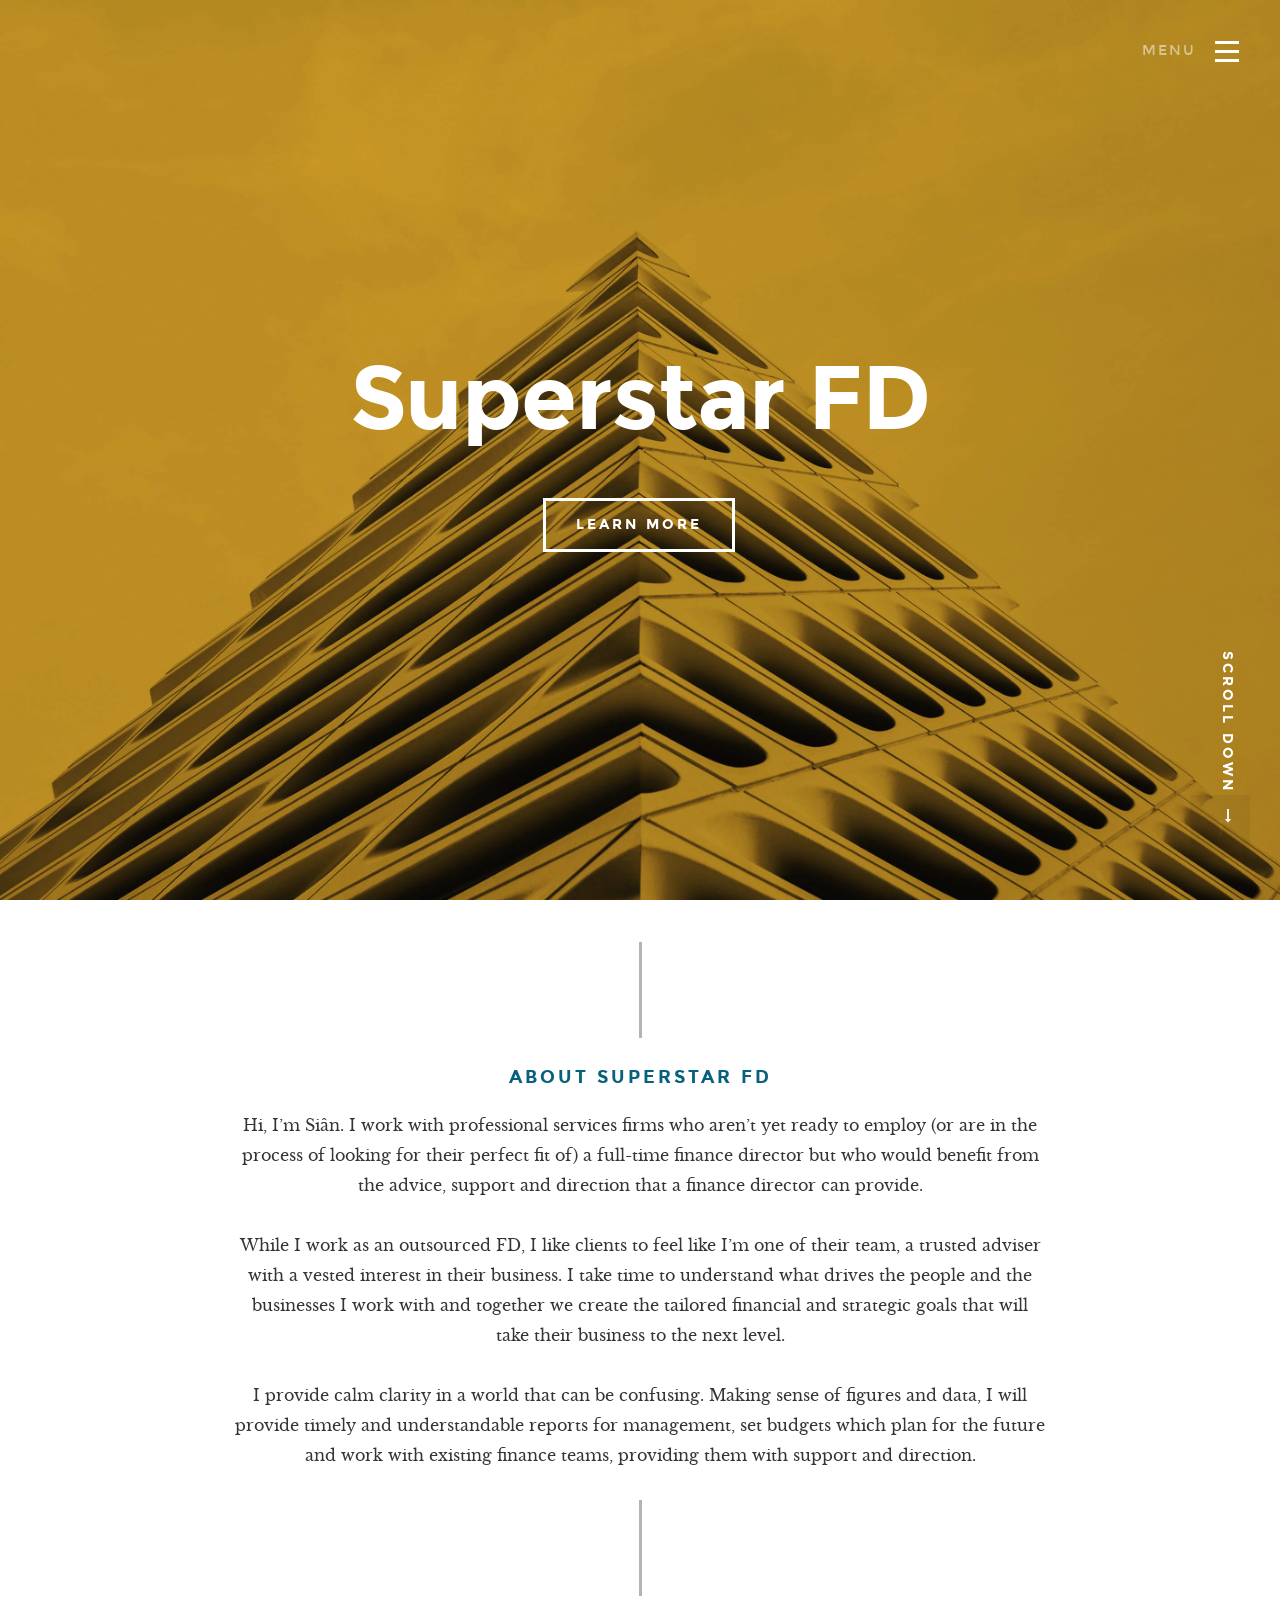
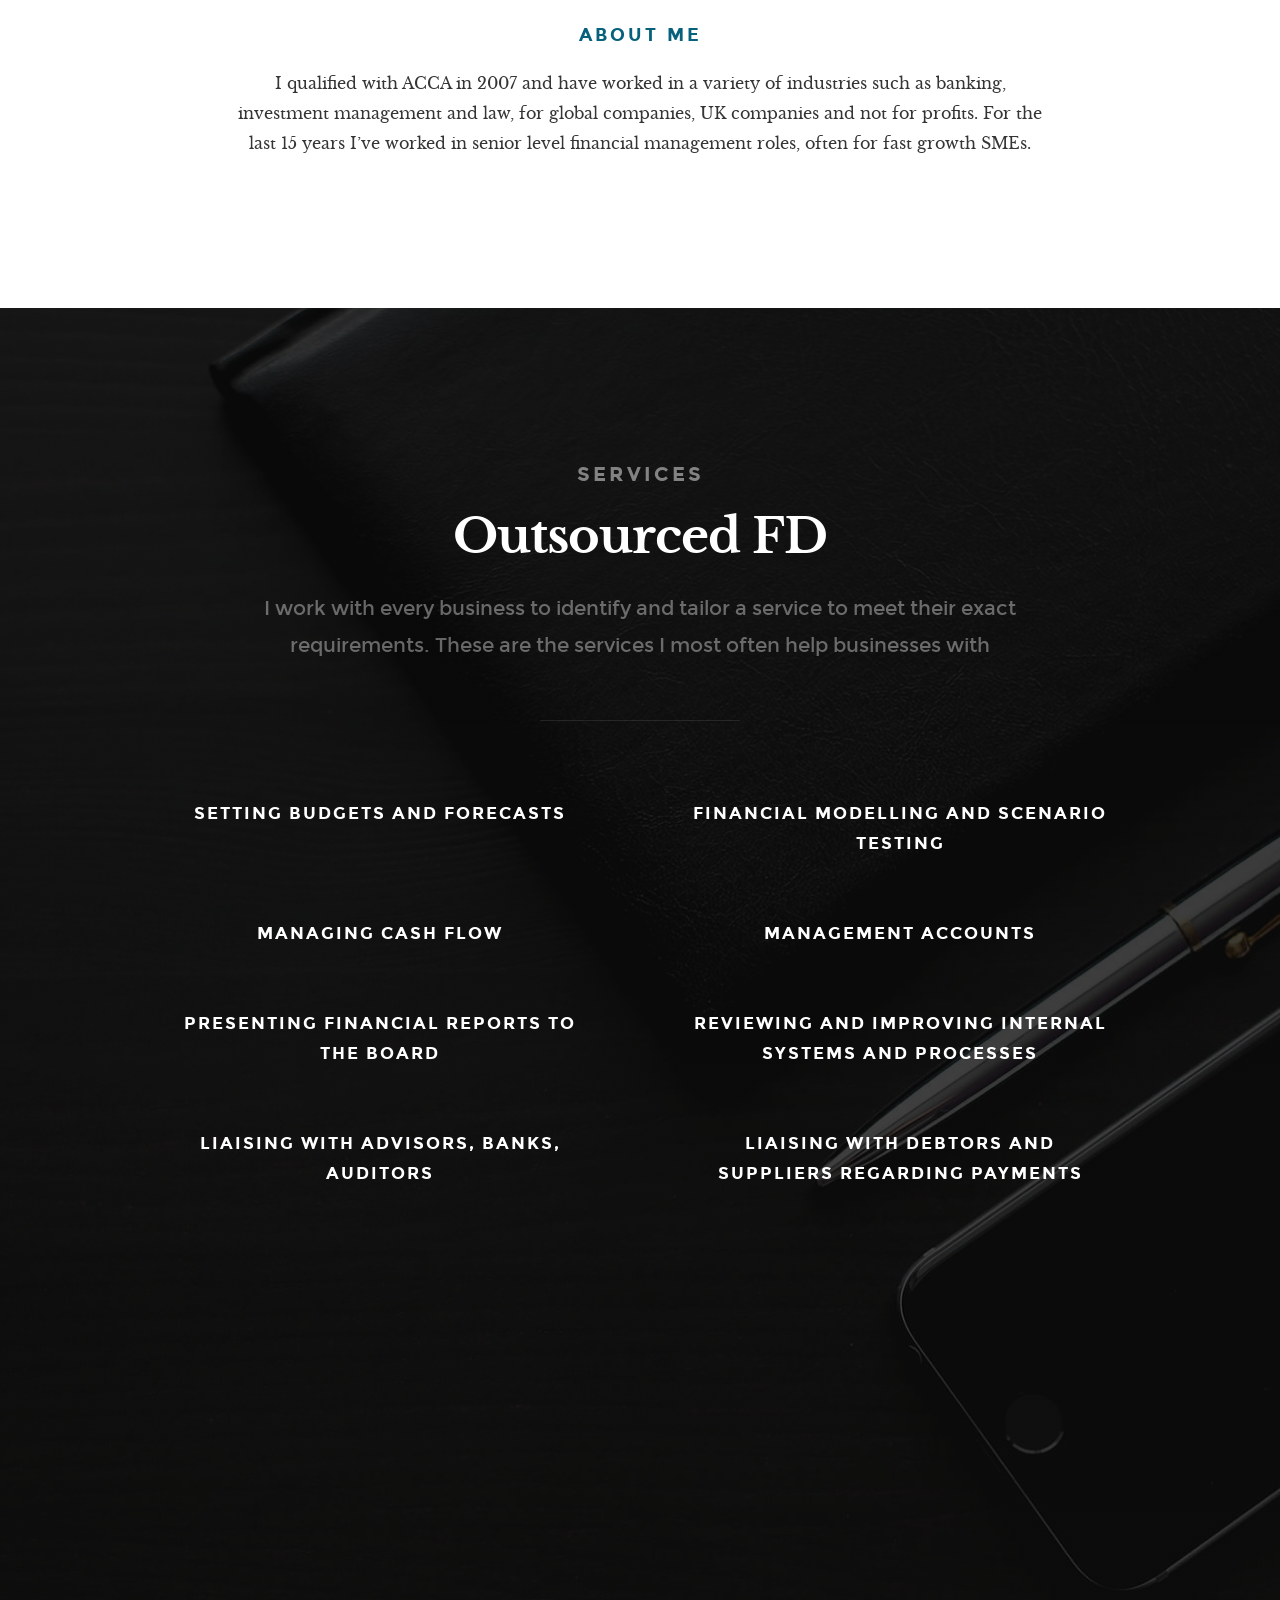
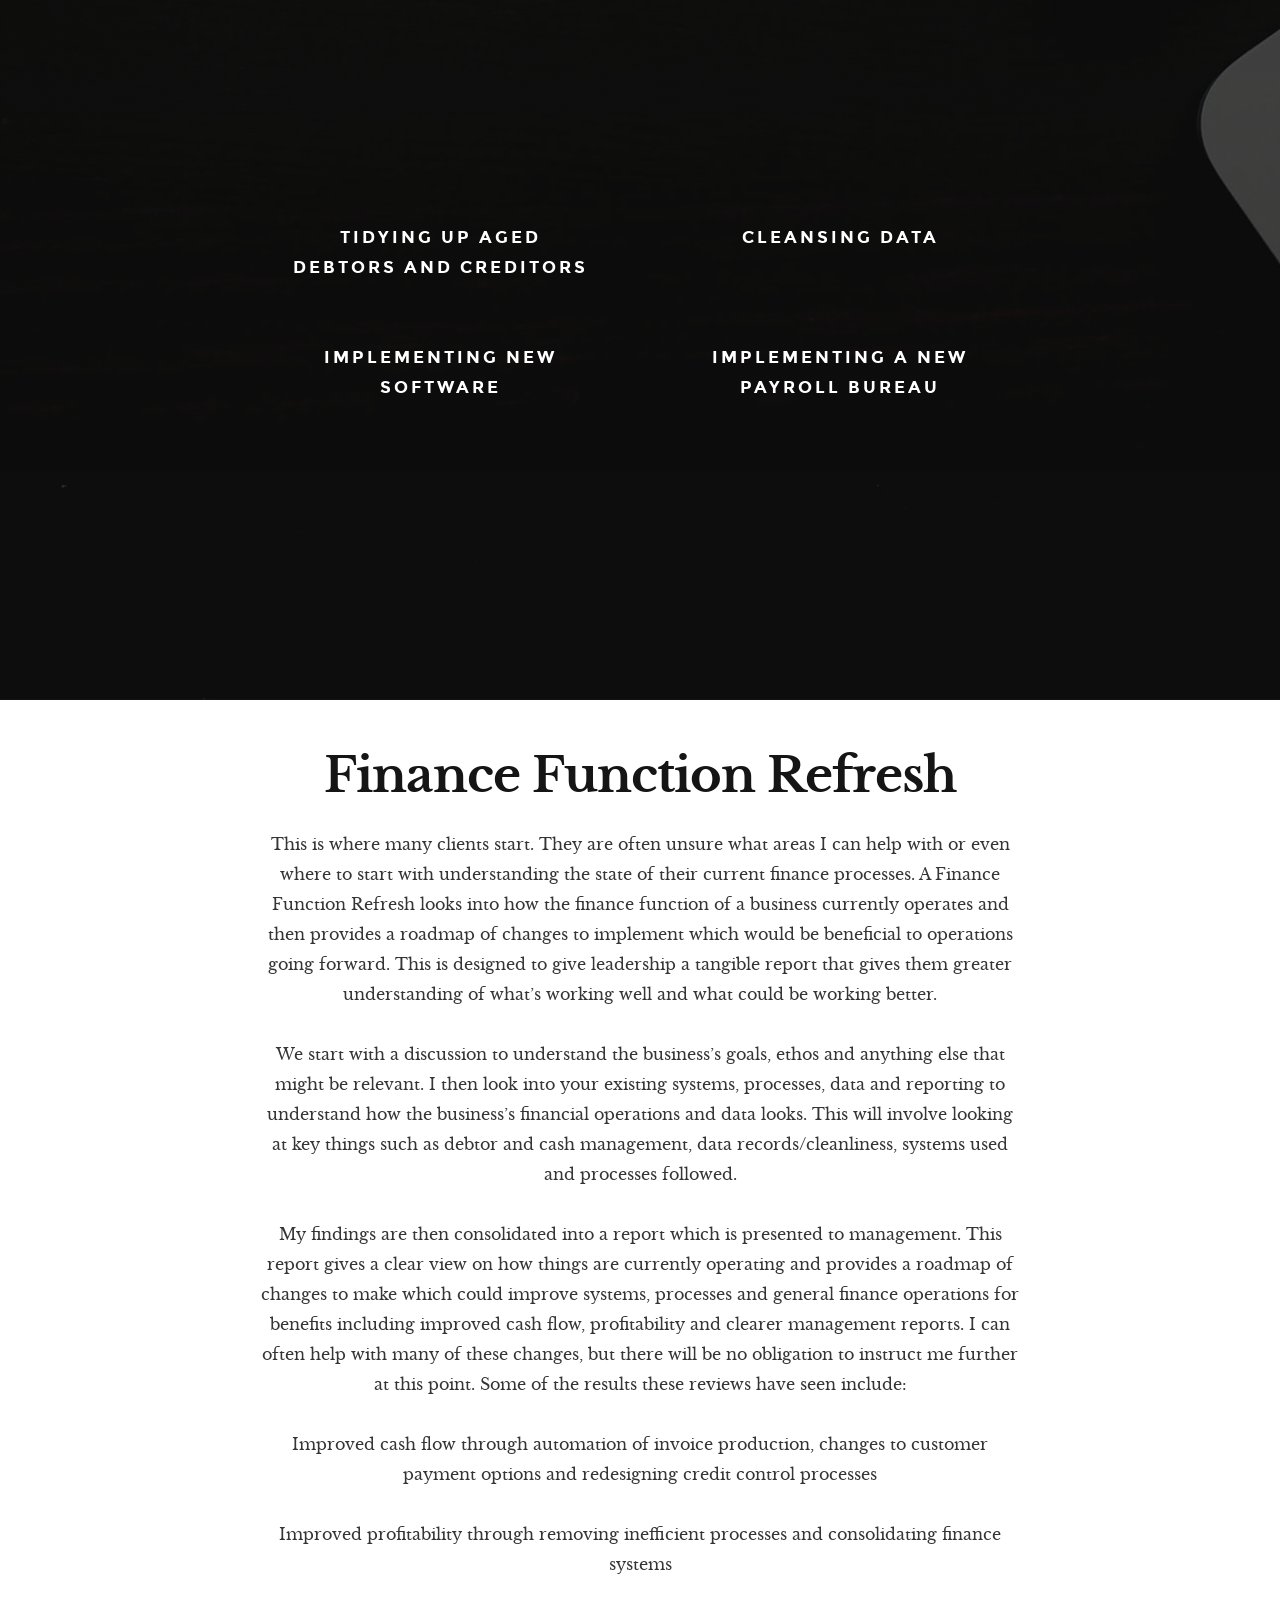
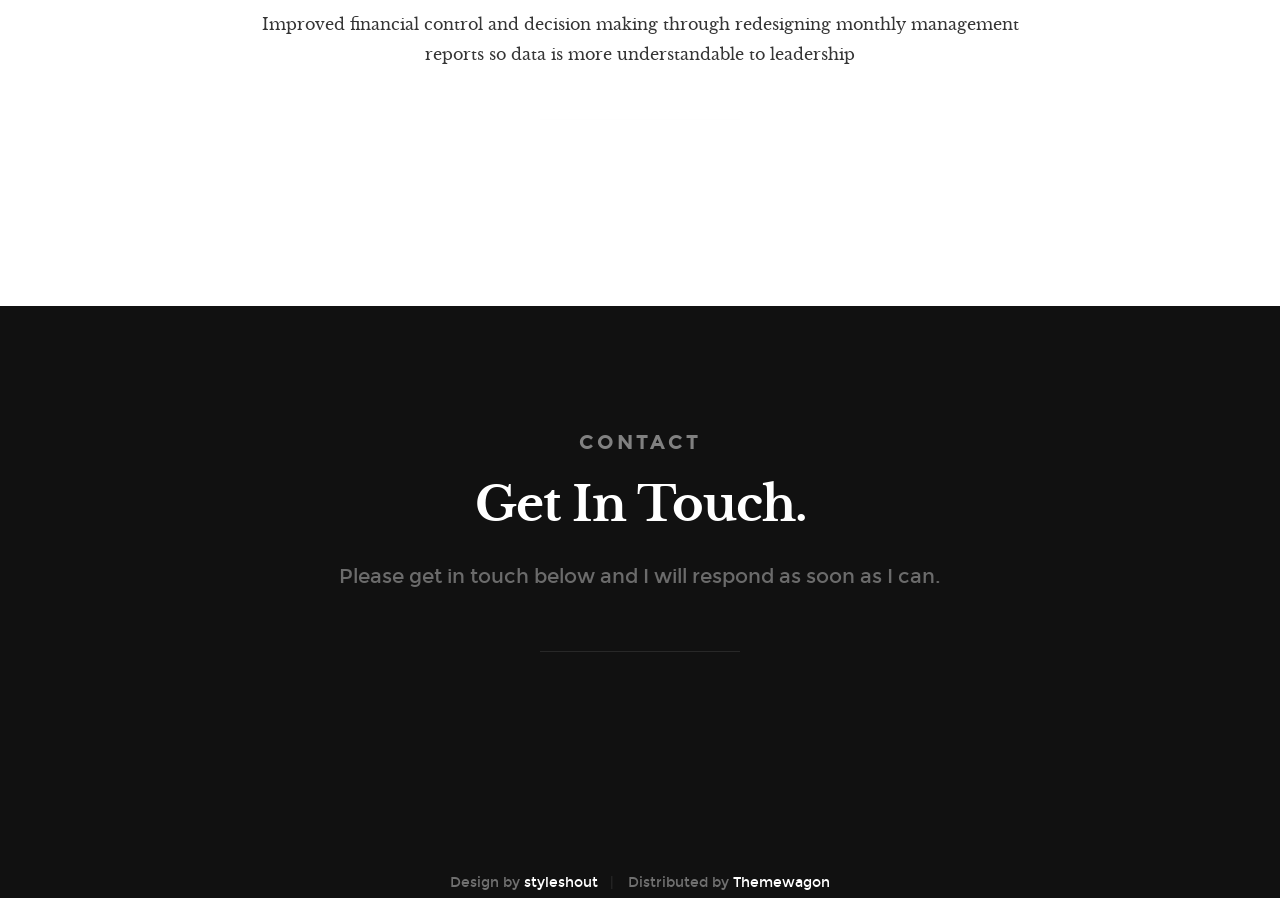
<file: old-site/index.html>
<!DOCTYPE html>
<!--[if IE 8 ]><html class="no-js oldie ie8" lang="en"> <![endif]-->
<!--[if IE 9 ]><html class="no-js oldie ie9" lang="en"> <![endif]-->
<!--[if (gte IE 9)|!(IE)]><!--><html class="no-js" lang="en"> <!--<![endif]-->
<head>

   <!--- basic page needs
   ================================================== -->
   <meta charset="utf-8">
	<title>Superstar FD</title>
	<meta name="description" content="">  
	<meta name="author" content="Siân Grinter">

   <!-- mobile specific metas
   ================================================== -->
	<meta name="viewport" content="width=device-width, initial-scale=1, maximum-scale=1">

 	<!-- CSS
   ================================================== -->
   <link rel="stylesheet" href="css/base.css">
   <link rel="stylesheet" href="css/vendor.css">  
   <link rel="stylesheet" href="css/main.css">  

   <!-- script
   ================================================== -->
	<script src="js/modernizr.js"></script>
	<script src="js/pace.min.js"></script>

   <!-- favicons
	==================================================
	<link rel="shortcut icon" href="favicon.ico" type="image/x-icon">
	<link rel="icon" href="favicon.ico" type="image/x-icon">
	 -->

</head>

<body id="top">

	<!-- header 
   ================================================== -->
   <header> 

   	<div class="header-logo">
	      <a href="index.html">Infinity</a>
	   </div> 

		<a id="header-menu-trigger" href="#0">
		 	<span class="header-menu-text">Menu</span>
		  	<span class="header-menu-icon"></span>
		</a> 

		<nav id="menu-nav-wrap">

			<a href="#0" class="close-button" title="close"><span>Close</span></a>	

	   	<h3>Superstar FD</h3>  

			<ul class="nav-list">
				<li class="current"><a class="smoothscroll" href="#home" title="">Home</a></li>
				<li><a class="smoothscroll" href="#about" title="">About</a></li>
				<li><a class="smoothscroll" href="#services" title="">Services</a></li>
				<li><a class="smoothscroll" href="#refresh" title="">Refresh</a></li>
				<li><a class="smoothscroll" href="#contact" title="">Contact</a></li>					
			</ul>	
		</nav>  <!-- end #menu-nav-wrap -->
	</header> <!-- end header -->  


   <!-- home
   ================================================== -->
   <section id="home">

   	<div class="overlay"></div>

   	<div class="home-content-table">	
		   <div class="home-content-tablecell">
		   	<div class="row">
		   		<div class="col-twelve">		   			
			  		
				  			<h1 class="animate-intro">
							Superstar FD
				  			</h1>	

				  			<div class="more animate-intro">
				  				<a class="smoothscroll button stroke" href="#about">
				  					Learn More
				  				</a>
				  			</div>							

			  		</div> <!-- end col-twelve --> 
		   	</div> <!-- end row --> 
		   </div> <!-- end home-content-tablecell --> 		   
		</div> <!-- end home-content-table -->


		<div class="scrolldown">
			<a href="#about" class="scroll-icon smoothscroll">		
		   	Scroll Down		   	
		   	<i class="fa fa-long-arrow-right" aria-hidden="true"></i>
			</a>
		</div>			
   
   </section> <!-- end home -->


   <!-- about
   ================================================== -->
   <section id="about">

   	<div class="row about-wrap">
   		<div class="col-full">

   			<div class="about-profile-bg"></div>

				<div class="intro">
					<h3 class="animate-this">About Superstar FD</h3>
	   			<p class="animate-this">
	   				Hi, I’m Siân. I work with professional services firms who aren’t yet ready to employ (or are in the process of looking for their perfect fit of) a full-time finance director but who would benefit from the advice, support and direction that a finance director can provide.
	   			<p>
	   		   <p class="animate-this">
	   		   	While I work as an outsourced FD, I like clients to feel like I’m one of their team, a trusted adviser with a vested interest in their business. I take time to understand what drives the people and the businesses I work with and together we create the tailored financial and strategic goals that will take their business to the next level.
	   		   <p>
	   		   <p class="animate-this">
	   		   	I provide calm clarity in a world that can be confusing. Making sense of figures and data, I will provide timely and understandable reports for management, set budgets which plan for the future and work with existing finance teams, providing them with support and direction.
	   		   </p>
	   		   <h3 class="animate-this">About Me</h3>
	   			<p class="animate-this">
	   				I qualified with ACCA in 2007 and have worked in a variety of industries such as banking, investment management and law, for global companies, UK companies and not for profits. For the last 15 years I’ve worked in senior level financial management roles, often for fast growth SMEs.
				</div>   

   		</div> <!-- end col-full  -->
   	</div> <!-- end about-wrap  -->

   </section> <!-- end about -->


   <!-- about
   ================================================== -->
   <section id="services">

   	<div class="overlay"></div>
   	<div class="gradient-overlay"></div>
   	
   	<div class="row narrow section-intro with-bottom-sep animate-this">
   		<div class="col-full">
   			
   				<h3>Services</h3>
   			   <h1>Outsourced FD</h1>
   			
   			   <p class="lead">
   			   	I work with every business to identify and tailor a service to meet their exact requirements. These are the services I most often help businesses with
   			   </p>
   	   </div> <!-- end col-full -->
   	</div> <!-- end row -->

   	<div class="row services-content">

   		<div class="services-list block-1-2 block-tab-full group">

	      	<div class="bgrid service-item animate-this">	
	            <div class="service-content">
	            	<h3 class="h05">Setting budgets and forecasts</h3>     		
	         	</div> 	         	 

				</div> <!-- end bgrid -->

				<div class="bgrid service-item animate-this">	
	            <div class="service-content">	
	            	<h3 class="h05">Financial modelling and scenario testing</h3>          		
	            </div>	                          

			   </div> <!-- end bgrid -->

			   <div class="bgrid service-item animate-this">
	            <div class="service-content">
	            	<h3 class="h05">Managing cash flow</h3>
	            </div> 	            	               

			   </div> <!-- end bgrid -->

				<div class="bgrid service-item animate-this">
	            <div class="service-content">
	            	<h3 class="h05">Management accounts</h3>
	            </div>                

				</div> <!-- end bgrid -->			   

			   <div class="bgrid service-item animate-this">
	            <div class="service-content">
	            	<h3 class="h05">Presenting financial reports to the Board</h3>
	            </div> 	            	               

			   </div> <!-- end bgrid -->

				<div class="bgrid service-item animate-this">
	            <div class="service-content">
	            	<h3 class="h05">Reviewing and improving internal systems and processes</h3>
	            </div>                

				</div> <!-- end bgrid -->			   

			   <div class="bgrid service-item animate-this">
	            <div class="service-content">
	            	<h3 class="h05">Liaising with advisors, banks, auditors</h3>
	            </div> 	            	               

			   </div> <!-- end bgrid -->

				<div class="bgrid service-item animate-this">
	            <div class="service-content">
	            	<h3 class="h05">Liaising with debtors and suppliers regarding payments</h3>
	            </div>                

				</div> <!-- end bgrid -->			   

	      </div> <!-- end services-list -->
   		
   	</div> <!-- end services-content -->

   	   	<div class="row narrow section-intro with-bottom-sep animate-this">
   		<div class="col-full">

   			   <h1>Finance Function Transformation Consultant</h1>
   			
   			   <p class="lead">
   			   	Are you a busy FD who’s struggling to complete all the non-critical projects you have on your ever-expanding list?
   			   </p>
   			   <p>

   			    I know that pain only too well. While working in my last few jobs there were a number of projects that I knew would make a huge difference to the performance and operations of my team, role and function, but I just didn’t have enough hours in the day to complete them. I often wished that I could clone myself to get the extra capacity I needed in order to tick off some of those important projects. Well I’m here to help you. I can take these sorts of projects off your list, work with you to an agreed project plan and timeframe and let you focus on continuing to be the successful FD that you are, happy in the knowledge that I’m helping you complete more tasks that you know are going to make a difference. Some of the projects I can help you with are:
   			 </p>

   	<div class="row services-content">

   		<div class="services-list block-1-2 block-tab-full group">

	      	<div class="bgrid service-item animate-this">	
	            <div class="service-content">
	            	<h3 class="h05">Tidying up aged debtors and creditors</h3>     		
	         	</div> 	         	 

				</div> <!-- end bgrid -->

				<div class="bgrid service-item animate-this">	
	            <div class="service-content">	
	            	<h3 class="h05">Cleansing data</h3>          		
	            </div>	                          

			   </div> <!-- end bgrid -->

			   <div class="bgrid service-item animate-this">
	            <div class="service-content">
	            	<h3 class="h05">Implementing new software</h3>
	            </div> 	            	               

			   </div> <!-- end bgrid -->

				<div class="bgrid service-item animate-this">
	            <div class="service-content">
	            	<h3 class="h05">Implementing a new payroll bureau</h3>
	            </div>                

				</div> <!-- end bgrid -->			   

	      </div> <!-- end services-list -->
   		
   	</div> <!-- end services-content -->

   			 <!--
- Tidying up aged debtors and creditors
- Reviewing management reports
- Cleansing data
- Implementing new software
- Implementing a new payroll bureau
-->


   	   </div> <!-- end col-full -->
   	</div> <!-- end row -->

   </section> <!-- end services -->


   <!-- portfolio
   ================================================== -->
   <section id="refresh">
   	
   	<div class="intro-wrap">

   		<div class="row narrow section-intro with-bottom-sep animate-this">
	   		<div class="col-twelve">
	   			
		   		<h1>Finance Function Refresh</h1>  			
		   		<p>This is where many clients start. They are often unsure what areas I can help with or even where to start with understanding the state of their current finance processes. A Finance Function Refresh looks into how the finance function of a business currently operates and then provides a roadmap of changes to implement which would be beneficial to operations going forward. This is designed to give leadership a tangible report that gives them greater understanding of what’s working well and what could be working better.
		   		</p>
		   		<p>We start with a discussion to understand the business’s goals, ethos and anything else that might be relevant. I then look into your existing systems, processes, data and reporting to understand how the business’s financial operations and data looks. This will involve looking at key things such as debtor and cash management, data records/cleanliness, systems used and processes followed.</p>
		   		<p>My findings are then consolidated into a report which is presented to management. This report gives a clear view on how things are currently operating and provides a roadmap of changes to make which could improve systems, processes and general finance operations for benefits including improved cash flow, profitability and clearer management reports. I can often help with many of these changes, but there will be no obligation to instruct me further at this point. Some of the results these reviews have seen include:
		   		</p>

		   		<p>Improved cash flow through automation of invoice production, changes to customer payment options and redesigning credit control processes</p>
		   		<p>Improved profitability through removing inefficient processes and consolidating finance systems</p>
		   		<p>Improved financial control and decision making through redesigning monthly management reports so data is more understandable to leadership</p>
	   		</div>   		
	   	</div> <!-- end row section-intro -->   		

   	</div> <!-- end intro-wrap -->   	

   </section>  <!-- end portfolio -->


	<!-- contact
   ================================================== -->
   <section id="contact">

      

		<div class="row narrow section-intro with-bottom-sep animate-this">
   		<div class="col-twelve">
   			<h3>Contact</h3>
   			<h1>Get In Touch.</h1>

   			<p class="lead">Please get in touch below and I will respond as soon as I can.</p>

<script src="https://js-eu1.hsforms.net/forms/embed/146793787.js" defer></script>
<div class="hs-form-frame" data-region="eu1" data-form-id="7c2e6098-a812-4a8c-9ccd-c0af2e06e909" data-portal-id="146793787"></div>


   		</div> 
   	</div> <!-- end section-intro -->

	</section> <!-- end contact -->


	<!-- footer
   ================================================== -->
	<footer>
   	<div class="footer-bottom">
      	<div class="row">
      		<div class="col-twelve">
	      		<div class="copyright">
		         	<span>Design by <a href="http://www.styleshout.com/" target="_blank">styleshout</a></span>	<span>Distributed by <a href="https://themewagon.com/" target="_blank">Themewagon</a></span>		         	
		         </div>	
	      	</div>
      	</div>   	

      </div> <!-- end footer-bottom -->

      <div id="go-top">
		   <a class="smoothscroll" title="Back to Top" href="#top">
		   	<i class="fa fa-long-arrow-up" aria-hidden="true"></i>
		   </a>
		</div>		
   </footer>

   <div id="preloader"> 
    	<div id="loader"></div>
   </div> 

   <!-- Java Script
   ================================================== --> 
   <script src="js/jquery-2.1.3.min.js"></script>
   <script src="js/plugins.js"></script>
   <script src="js/main.js"></script>

</body>

</html>
</file>
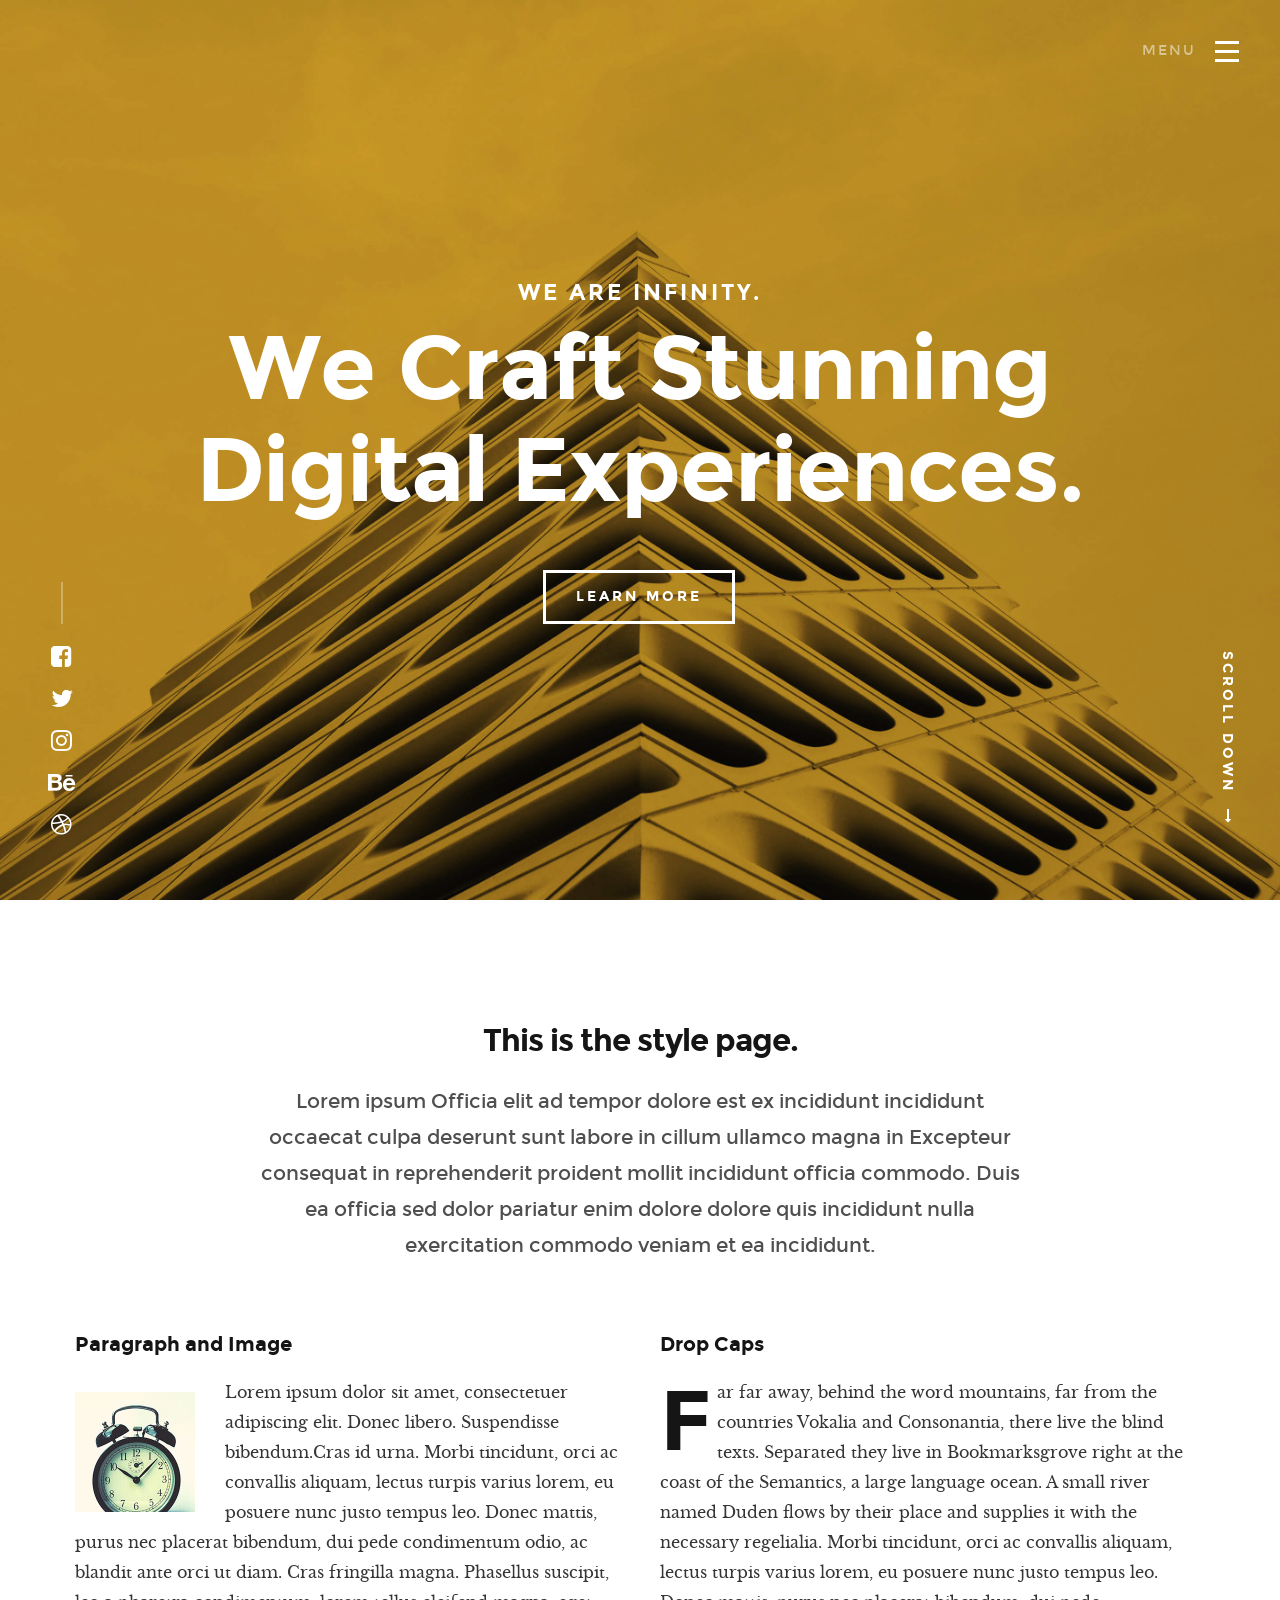
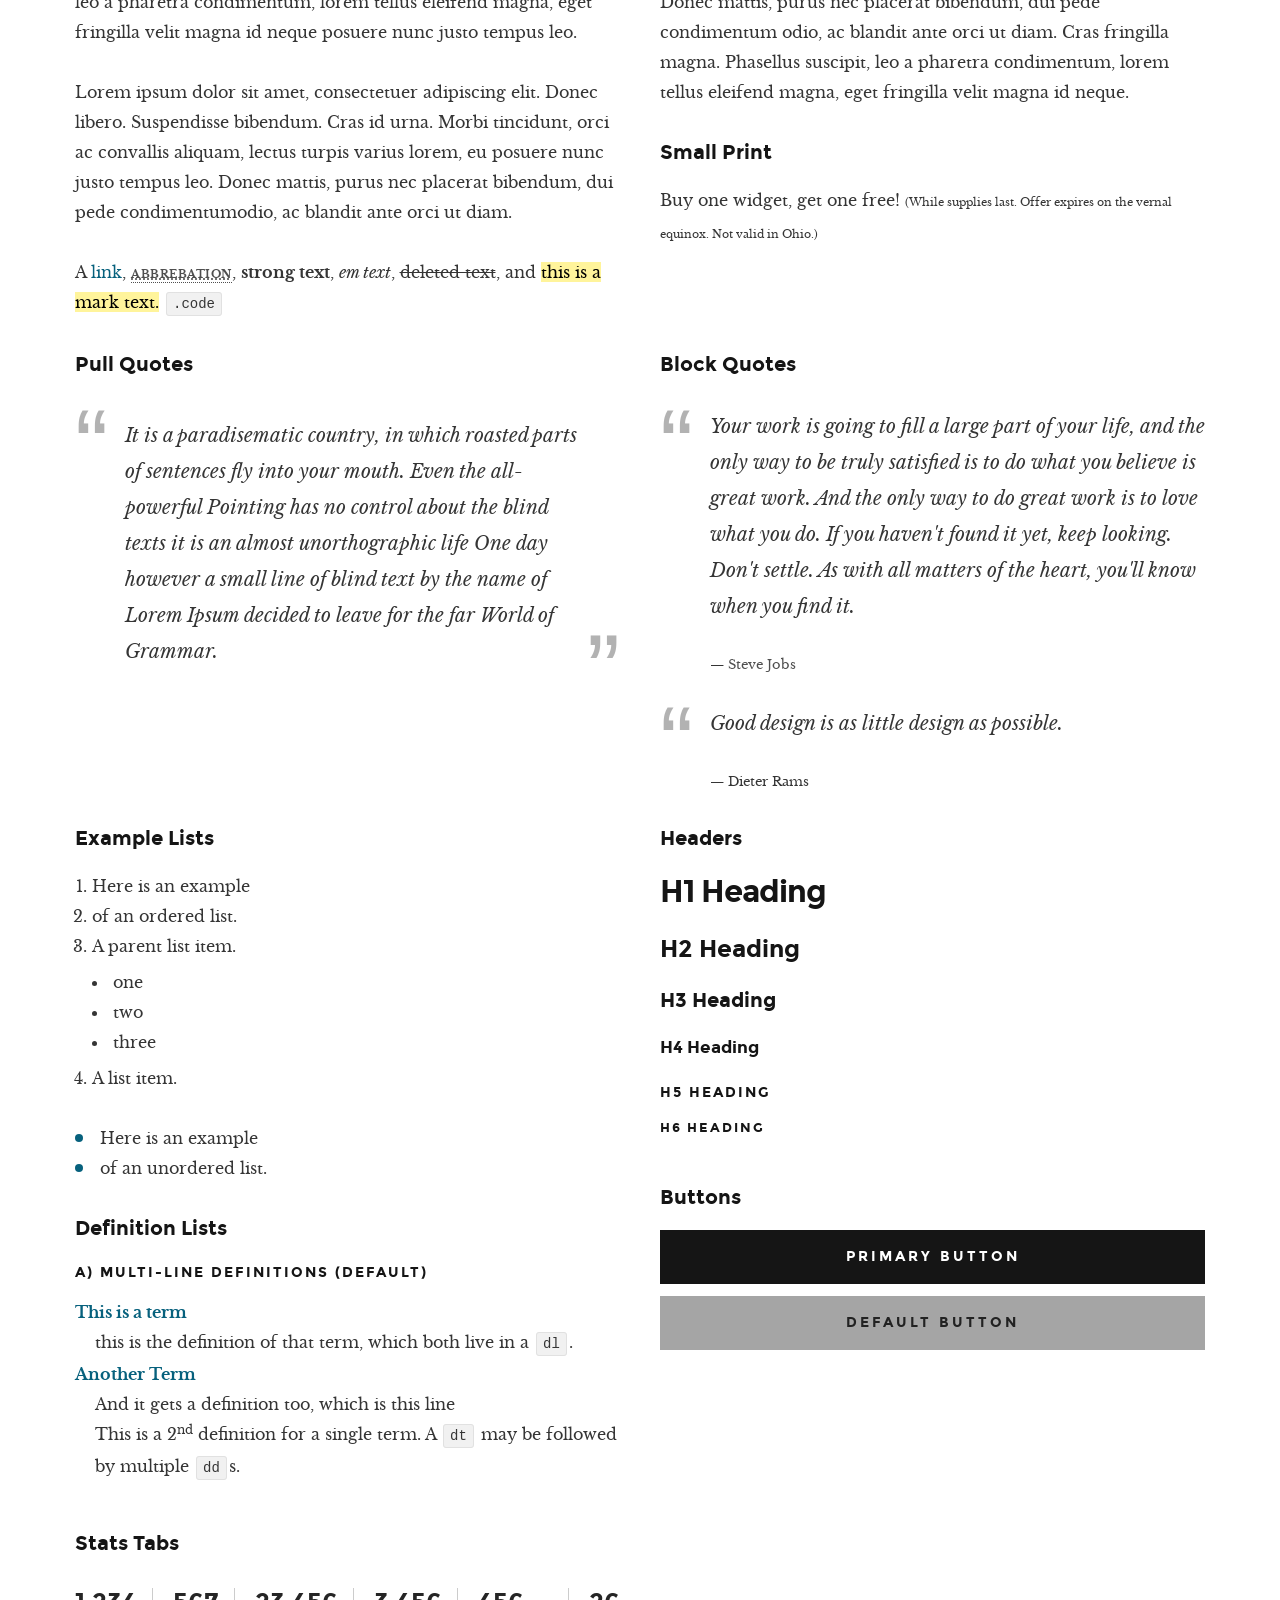
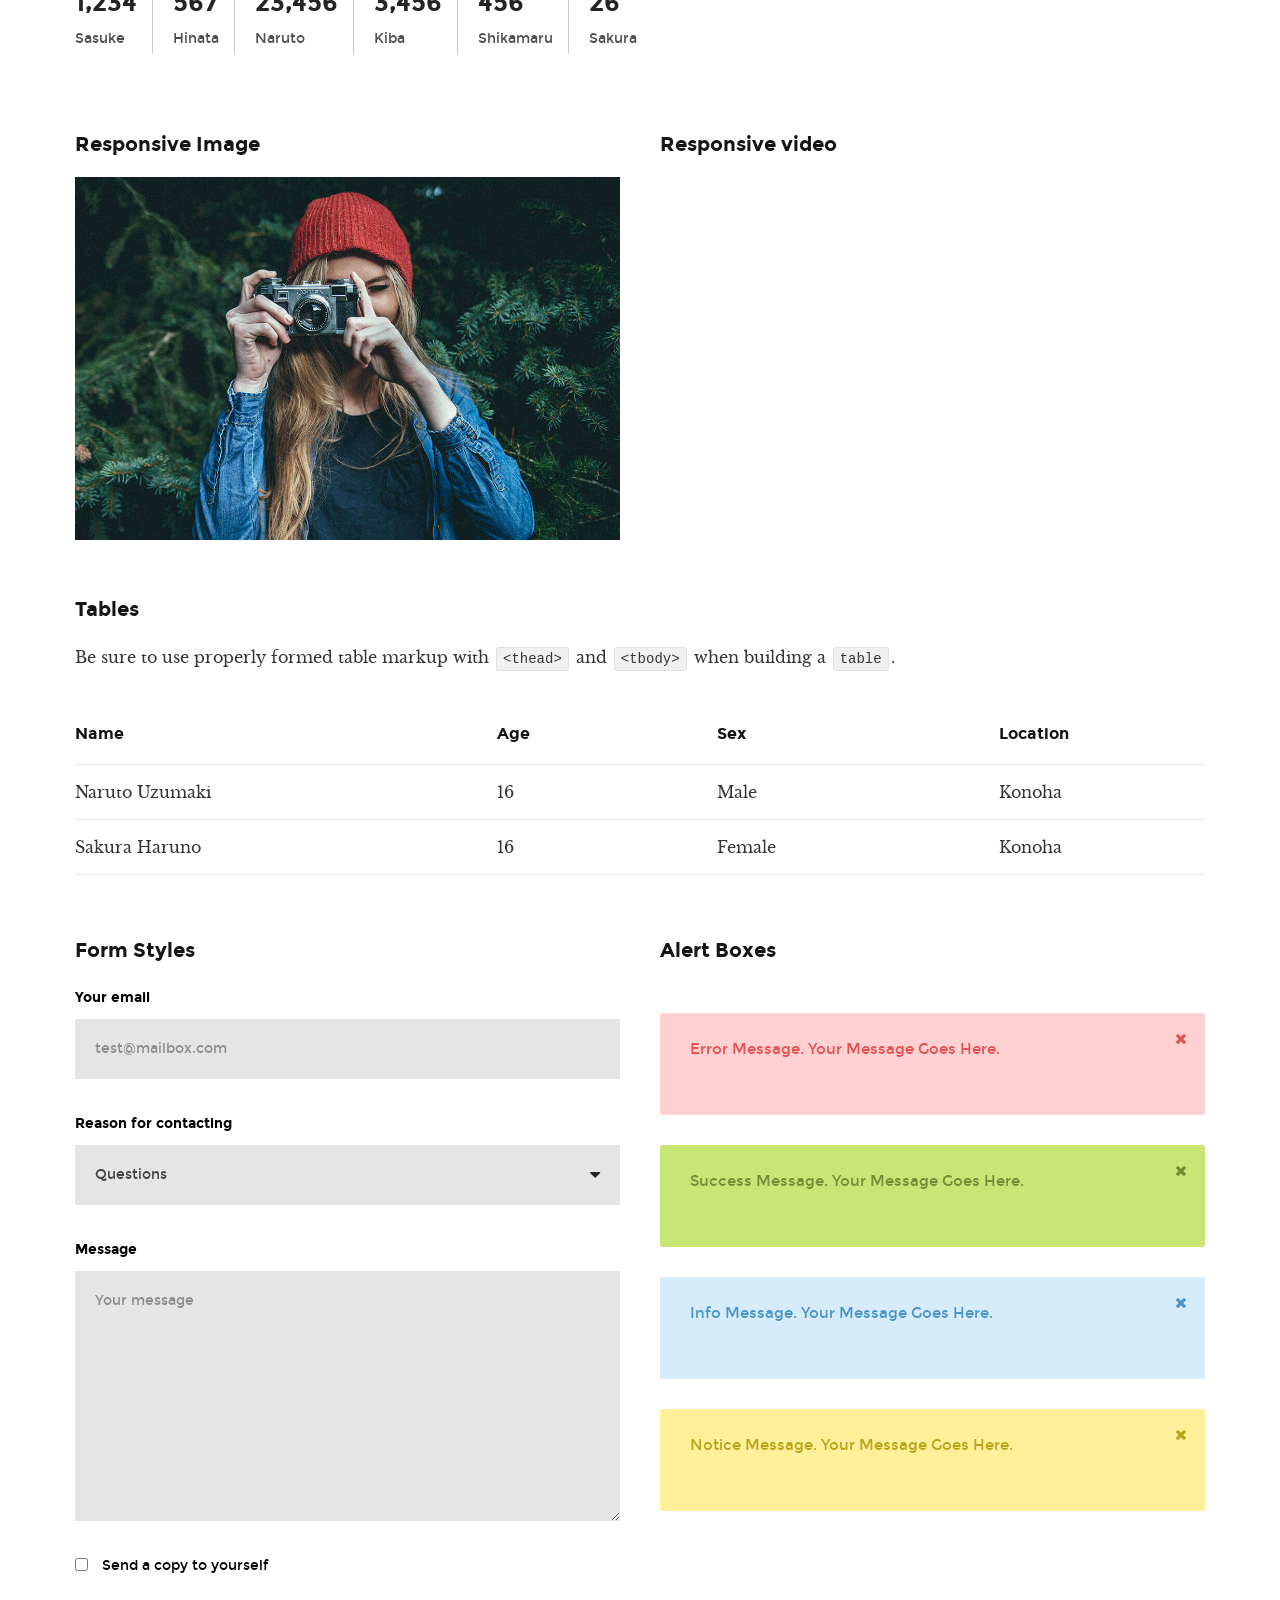
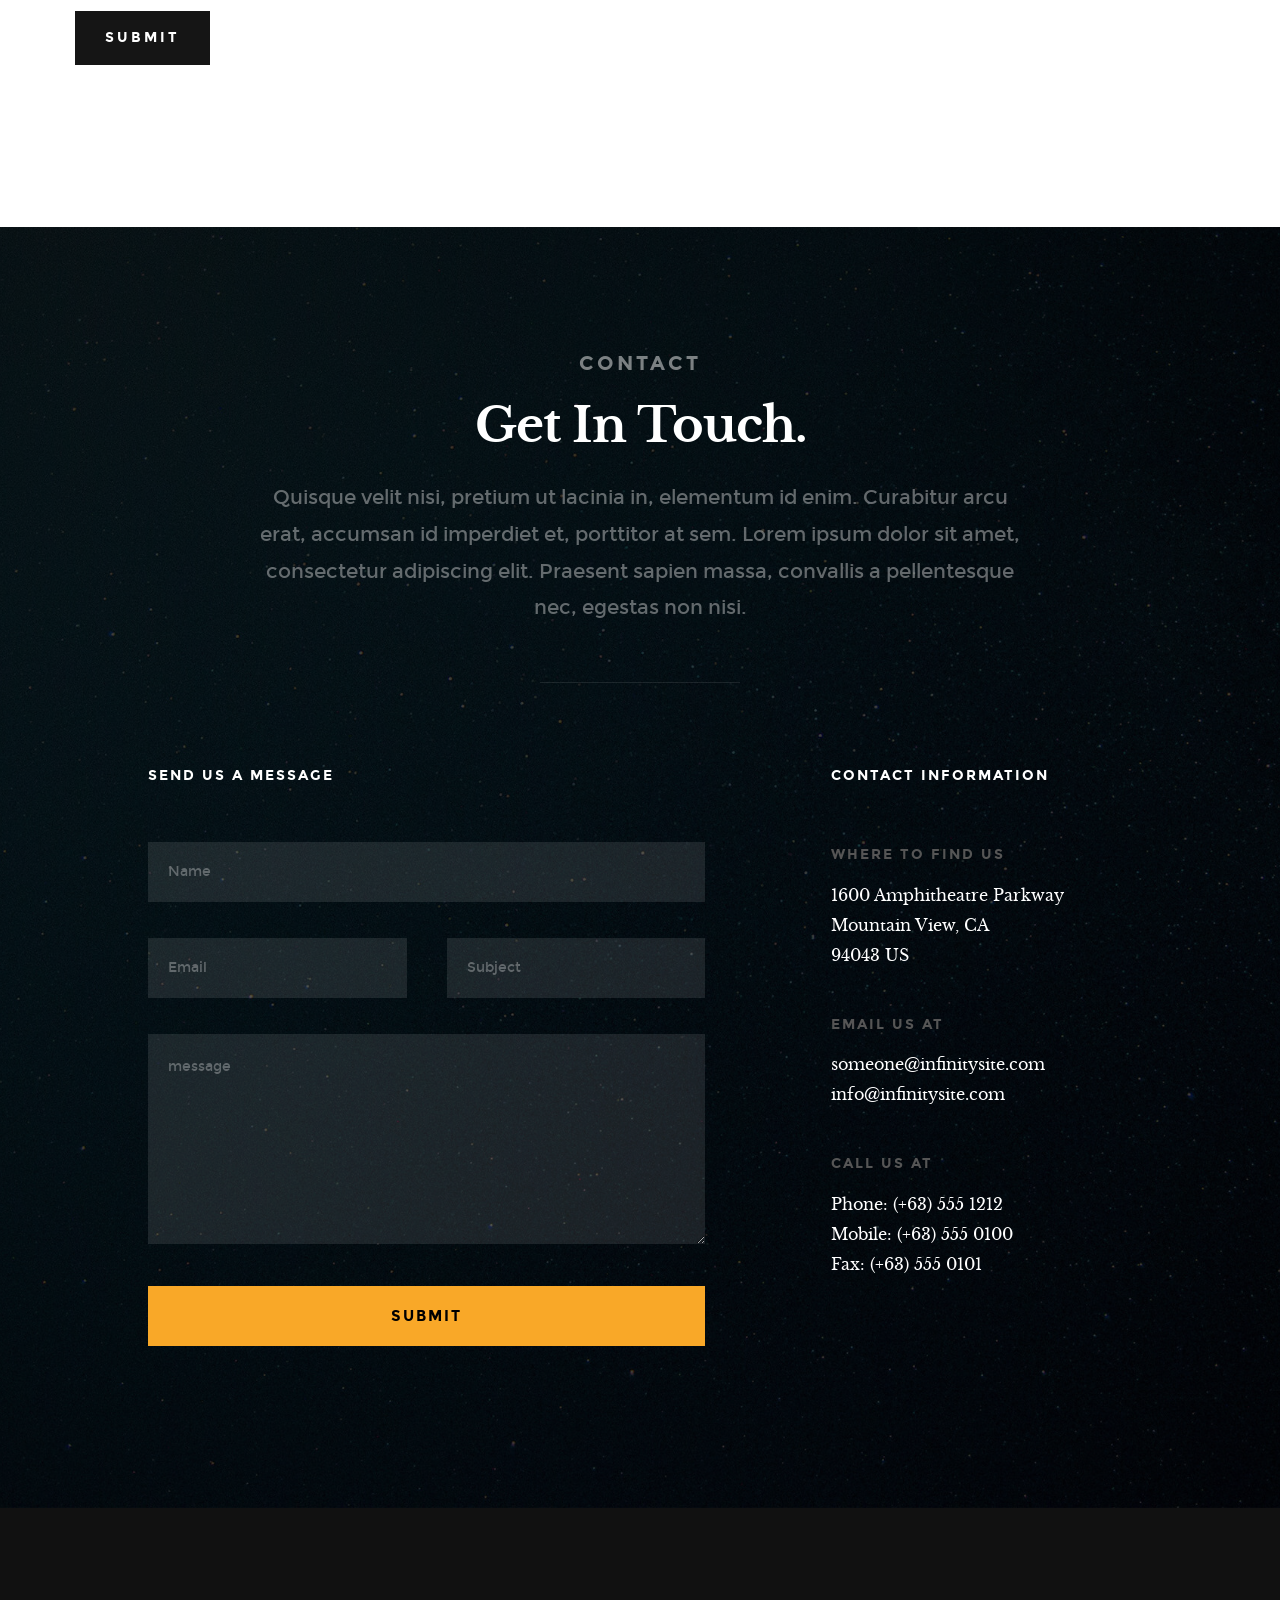
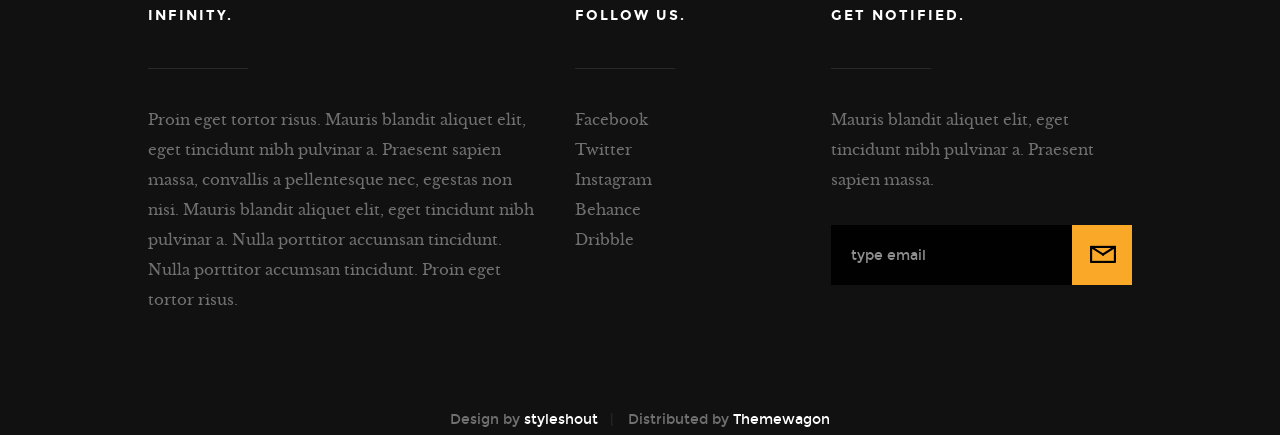
<file: styles.html>
<!DOCTYPE html>
<!--[if IE 8 ]><html class="no-js oldie ie8" lang="en"> <![endif]-->
<!--[if IE 9 ]><html class="no-js oldie ie9" lang="en"> <![endif]-->
<!--[if (gte IE 9)|!(IE)]><!--><html class="no-js" lang="en"> <!--<![endif]-->
<head>

   <!--- basic page needs
   ================================================== -->
   <meta charset="utf-8">
	<title>Style Guide - Infinity</title>
	<meta name="description" content="">  
	<meta name="author" content="">

   <!-- mobile specific metas
   ================================================== -->
	<meta name="viewport" content="width=device-width, initial-scale=1, maximum-scale=1">

 	<!-- CSS
   ================================================== -->
   <link rel="stylesheet" href="css/base.css">
   <link rel="stylesheet" href="css/vendor.css">  
   <link rel="stylesheet" href="css/main.css"> 

   <style type="text/css" media="screen">
   	#styles { 
   		background: white;
   		padding-top: 12rem;
   		padding-bottom: 12rem;
   	}      	
   </style>   

   <!-- script
   ================================================== -->
	<script src="js/modernizr.js"></script>
	<script src="js/pace.min.js"></script>

   <!-- favicons
	================================================== -->
	<link rel="shortcut icon" href="favicon.ico" type="image/x-icon">
	<link rel="icon" href="favicon.ico" type="image/x-icon">

</head>

<body id="top">

	<!-- header 
   ================================================== -->
   <header> 

   	<div class="header-logo">
	      <a href="index.html">Infinity</a>
	   </div> 

		<a id="header-menu-trigger" href="#0">
		 	<span class="header-menu-text">Menu</span>
		  	<span class="header-menu-icon"></span>
		</a> 

		<nav id="menu-nav-wrap">

			<a href="#0" class="close-button" title="close"><span>Close</span></a>	

	   	<h3>Infinity.</h3>  

			<ul class="nav-list">
				<li class="current"><a href="index.html" title="">Home</a></li>
				<li><a href="index.html#about" title="">About</a></li>
				<li><a href="index.html#services" title="">Services</a></li>
				<li><a href="index.html#portfolio" title="">Works</a></li>
				<li><a href="index.html#contact" title="">Contact</a></li>						
			</ul>	

			<p class="sponsor-text">
				Looking for an awesome and reliable webhosting? Try <a href="http://www.dreamhost.com/r.cgi?287326|STYLESHOUT">DreamHost</a>.
				Get <span>$50 off</span> when you sign up with the promocode <span>styleshout</span>. 
				<!-- Simply type	the promocode in the box labeled “Promo Code” when placing your order. -->
			</p>			

			<ul class="header-social-list">
	         <li>
	         	<a href="#"><i class="fa fa-facebook-square"></i></a>
	         </li>
	         <li>
	         	<a href="#"><i class="fa fa-twitter"></i></a>
	         </li>
	         <li>
	         	<a href="#"><i class="fa fa-instagram"></i></a>
	         </li>
            <li>
            	<a href="#"><i class="fa fa-behance"></i></a>
            </li>
	         <li>
	         	<a href="#"><i class="fa fa-dribbble"></i></a>
	         </li>	         
	      </ul>		

		</nav>  <!-- end #menu-nav-wrap -->

	</header> <!-- end header -->  


   <!-- home
   ================================================== -->
   <section id="home">

   	<div class="overlay"></div>

   	<div class="home-content-table">	
		   <div class="home-content-tablecell">
		   	<div class="row">
		   		<div class="col-twelve">		   			
			  		
			  				<h3 class="animate-intro">We Are Infinity.</h3>
				  			<h1 class="animate-intro">
							We Craft Stunning  <br>
							Digital Experiences.
				  			</h1>	

				  			<div class="more animate-intro">
				  				<a class="smoothscroll button stroke" href="#styles">
				  					Learn More
				  				</a>
				  			</div>							

			  		</div> <!-- end col-twelve --> 
		   	</div> <!-- end row --> 
		   </div> <!-- end home-content-tablecell --> 		   
		</div> <!-- end home-content-table -->

		<ul class="home-social-list">
	      <li class="animate-intro">
	        	<a href="#"><i class="fa fa-facebook-square"></i></a>
	      </li>
	      <li class="animate-intro">
	        	<a href="#"><i class="fa fa-twitter"></i></a>
	      </li>
	      <li class="animate-intro">
	        	<a href="#"><i class="fa fa-instagram"></i></a>
	      </li>
         <li class="animate-intro">
           	<a href="#"><i class="fa fa-behance"></i></a>
         </li>
	      <li class="animate-intro">
	        	<a href="#"><i class="fa fa-dribbble"></i></a>
	      </li>	      
	   </ul> <!-- end home-social-list -->	

		<div class="scrolldown">
			<a href="#about" class="scroll-icon smoothscroll">		
		   	Scroll Down		   	
		   	<i class="fa fa-long-arrow-right" aria-hidden="true"></i>
			</a>
		</div>			
   
   </section> <!-- end home -->


   <!-- styles
   ================================================== -->
	<section id="styles">
		
		<div class="row narrow add-bottom text-center">

   		<div class="col-twelve tab-full">

   			<h1>This is the style page.</h1>

   			<p class="lead">Lorem ipsum Officia elit ad tempor dolore est ex incididunt incididunt occaecat culpa deserunt sunt labore in cillum ullamco magna in Excepteur consequat in reprehenderit proident mollit incididunt officia commodo.
   			Duis ea officia sed dolor pariatur enim dolore dolore quis incididunt nulla exercitation commodo veniam et ea incididunt.</p>   			

   		</div>

     	</div>

     	<div class="row">

     		<div class="col-six tab-full">

		     	<h3>Paragraph and Image</h3>

		      <p><a href="#"><img width="120" height="120" class="pull-left" alt="sample-image" src="images/sample-image.jpg"></a>
		  		Lorem ipsum dolor sit amet, consectetuer adipiscing elit. Donec libero. Suspendisse bibendum.Cras id urna. Morbi tincidunt, orci ac convallis aliquam, lectus turpis varius lorem, eu posuere nunc justo tempus leo. Donec mattis, purus nec placerat bibendum, dui pede condimentum odio, ac blandit ante orci ut diam. Cras fringilla magna. Phasellus suscipit, leo a pharetra condimentum, lorem tellus eleifend magna, eget fringilla velit magna id neque posuere nunc justo tempus leo. </p>

		  		<p>
		  		Lorem ipsum dolor sit amet, consectetuer adipiscing elit. Donec libero. Suspendisse bibendum. Cras id urna. Morbi tincidunt, orci ac convallis aliquam, lectus turpis varius lorem, eu posuere nunc justo tempus leo. Donec mattis, purus nec placerat bibendum, dui pede condimentumodio, ac blandit ante orci ut diam.	
	 			</p>

	         <p>A <a href="#">link</a>,
	  			<abbr title="this really isn't a very good description">abbrebation</abbr>,
	  			<strong>strong text</strong>,
	         <em>em text</em>,
	  			<del>deleted text</del>, and
	         <mark>this is a mark text.</mark>
	         <code>.code</code>
	         </p>

	      </div>

	      <div class="col-six tab-full">

	         <h3>Drop Caps</h3>

		      <p class="drop-cap">Far far away, behind the word mountains, far from the countries Vokalia and Consonantia,
		      there live the blind texts. Separated they live in Bookmarksgrove right at the coast of the
		      Semantics, a large language ocean. A small river named Duden flows by their place and supplies it with the necessary regelialia. Morbi tincidunt, orci ac convallis aliquam, lectus turpis varius lorem, eu	posuere nunc justo tempus leo. Donec mattis, purus nec placerat bibendum, dui pede condimentum odio, ac blandit ante orci ut diam. Cras fringilla magna. Phasellus suscipit, leo a pharetra condimentum, lorem tellus eleifend magna, eget fringilla velit magna id neque.
				</p>

			   <h3>Small Print</h3>

			   <p>Buy one widget, get one free!
				<small>(While supplies last. Offer expires on the vernal equinox. Not valid in Ohio.)</small>
				</p>

			</div>	         

		</div> <!-- end row -->

		<div class="row">

		  	<div class="col-six tab-full">

		      <h3>Pull Quotes</h3>

		      <aside class="pull-quote">
				   <blockquote>
					   <p>It is a paradisematic country, in which roasted parts of
		            sentences fly into your mouth. Even the all-powerful Pointing has no control about the blind
		            texts it is an almost unorthographic life One day however a small line of blind text by the name
		            of Lorem Ipsum decided to leave for the far World of Grammar.</p>
					</blockquote>
				</aside>

		   </div>

		   <div class="col-six tab-full">

		      <h3>Block Quotes</h3>

		      <blockquote cite="http://where-i-got-my-info-from.com">
				   <p>Your work is going to fill a large part of your life, and the only way to be truly satisfied is
		         to do what you believe is great work. And the only way to do great work is to love what you do.
		         If you haven't found it yet, keep looking. Don't settle. As with all matters of the heart, you'll know when you find it.
		         </p>
					<cite>
					   <a href="#">Steve Jobs</a>
					</cite>
			   </blockquote>

		      <blockquote>
		         <p>Good design is as little design as possible.</p>
		         <cite>Dieter Rams</cite>
		      </blockquote>

		   </div>

		</div> <!-- end row -->

		<div class="row half-bottom">

			<div class="col-six tab-full">

			   <h3>Example Lists</h3>

			   <ol>
				   <li>Here is an example</li>
				   <li>of an ordered list.</li>
				   <li>A parent list item.
					  	<ul>
				  			<li>one</li>
				  			<li>two</li>
					   	<li>three</li>
					   </ul>
					</li>
					<li>A list item.</li>
				</ol>

			   <ul class="disc">
				   <li>Here is an example</li>
				   <li>of an unordered list.</li>
				</ul>	

				<h3>Definition Lists</h3>	            

			   <h5>a) Multi-line Definitions (default)</h5>

			   <dl>
				   <dt><strong>This is a term</strong></dt>
				      <dd>this is the definition of that term, which both live in a <code>dl</code>.</dd>
				   <dt><strong>Another Term</strong></dt>
				      <dd>And it gets a definition too, which is this line</dd>
				      <dd>This is a 2<sup>nd</sup> definition for a single term. A <code>dt</code> may be followed by multiple <code>dd</code>s.</dd>
			   </dl>

		   </div>

		   <div class="col-six tab-full">		                  

		      <h3>Headers</h3>

		      <h1>H1 Heading</h1>
		      <h2>H2 Heading</h2>
		      <h3>H3 Heading</h3>
		      <h4>H4 Heading</h4>
		      <h5>H5 Heading</h5>
		      <h6>H6 Heading</h6>

		      <br>

		      <h3>Buttons</h3>

		    	<p>
		     		<a class="button button-primary full-width" href="#">Primary Button</a>
		     		<a class="button full-width" href="#">Default Button</a>
		     	</p>

		   </div>

		</div> <!-- end row -->

		<div class="row half-bottom">

		   <div class="col-twelve">

		    	<h3>Stats Tabs</h3>

		      <ul class="stats-tabs">
				   <li><a href="#">1,234 <em>Sasuke</em></a></li>
				   <li><a href="#">567 <em>Hinata</em></a></li>
				   <li><a href="#">23,456 <em>Naruto</em></a></li>
				   <li><a href="#">3,456 <em>Kiba</em></a></li>
				   <li><a href="#">456 <em>Shikamaru</em></a></li>
				   <li><a href="#">26 <em>Sakura</em></a></li>
				</ul>	      		

		   </div>	      	

		</div> <!-- end row -->

		<div class="row half-bottom">

	      <div class="col-six tab-full">

      		<h3>Responsive Image</h3>
      		<p><img src="images/shutterbug.jpg"></p>

      	</div>

      	<div class="col-six tab-full">

      		<h3>Responsive video</h3>

      		<div class="fluid-video-wrapper">
               <iframe src="http://player.vimeo.com/video/14592941?title=0&amp;byline=0&amp;portrait=0&amp;color=F64B39" width="500" height="281" frameborder="0" webkitallowfullscreen mozallowfullscreen allowfullscreen></iframe> 
            </div>

      	</div>
	      	
      </div> <!-- end row -->

      <div class="row add-bottom">

	      <div class="col-twelve">

	      	<h3>Tables</h3>
	      	<p>Be sure to use properly formed table markup with <code>&lt;thead&gt;</code> and <code>&lt;tbody&gt;</code> when building a <code>table</code>.</p>

	      	<div class="table-responsive">

	      		<table>
						<thead>
						   <tr>
						 		<th>Name</th>
						      <th>Age</th>
						      <th>Sex</th>
						      <th>Location</th>					    
						   </tr>
						</thead>
						<tbody>
						   <tr>
						      <td>Naruto Uzumaki</td>
						      <td>16</td>
						      <td>Male</td>
						      <td>Konoha</td>					    
						   </tr>
						   <tr>
						      <td>Sakura Haruno</td>
						      <td>16</td>
						      <td>Female</td>
						      <td>Konoha</td>			    
						   </tr>
						</tbody>
				   </table>

	      	</div>     		

	      </div>
	      	
	   </div> <!-- end row -->

	   <div class="row">

		   <div class="col-six tab-full">

		      <h3>Form Styles</h3>

		      <form>
			     	<div>
			        	<label for="sampleInput">Your email</label>
			        	<input class="full-width" type="email" placeholder="test@mailbox.com" id="sampleInput">
			      </div>
			      <div>
			        	<label for="sampleRecipientInput">Reason for contacting</label>
			        	<div class="ss-custom-select">
			        		<select class="full-width" id="sampleRecipientInput">
				        		<option value="Option 1">Questions</option>
				        		<option value="Option 2">Report</option>
				        		<option value="Option 3">Others</option>
				        	</select>
			        	</div>			         	
			      </div>
			       
			     	<label for="exampleMessage">Message</label>
			     	<textarea class="full-width" placeholder="Your message" id="exampleMessage"></textarea>

			     	<label class="add-bottom">
			        	<input type="checkbox">			            
			        	<span class="label-text">Send a copy to yourself</span>
			     	</label>
			       
			     	<input class="button-primary" type="submit" value="Submit">

			   </form>	            

		   </div>

		   <div class="col-six tab-full">

		   	<h3>Alert Boxes</h3> 

		   	<br>
			        
            <div class="alert-box ss-error hideit">
		        <p>Error Message. Your Message Goes Here.</p>
		        <i class="fa fa-times close"></i>
		      </div><!-- /error -->
			        
		      <div class="alert-box ss-success hideit">
		        <p>Success Message. Your Message Goes Here.</p>
		        <i class="fa fa-times close"></i>
		      </div><!-- /success -->
			        
		      <div class="alert-box ss-info hideit">
		         <p>Info Message. Your Message Goes Here.</p>
		         <i class="fa fa-times close"></i>
		      </div><!-- /info -->
			        
		      <div class="alert-box ss-notice hideit">
		        <p>Notice Message. Your Message Goes Here.</p>
		        <i class="fa fa-times close"></i>
		      </div><!-- /notice -->
		        
		   </div>	         

		</div> <!-- end row -->

	</section> <!-- end styles -->   


	<!-- contact
   ================================================== -->
   <section id="contact">

      <div class="overlay"></div>

		<div class="row narrow section-intro with-bottom-sep animate-this">
   		<div class="col-twelve">
   			<h3>Contact</h3>
   			<h1>Get In Touch.</h1>

   			<p class="lead">Quisque velit nisi, pretium ut lacinia in, elementum id enim. Curabitur arcu erat, accumsan id imperdiet et, porttitor at sem. Lorem ipsum dolor sit amet, consectetur adipiscing elit. Praesent sapien massa, convallis a pellentesque nec, egestas non nisi.</p>
   		</div> 
   	</div> <!-- end section-intro -->

   	<div class="row contact-content">

   		<div class="col-seven tab-full animate-this">

   			<h5>Send Us A Message</h5>

            <!-- form -->
            <form name="contactForm" id="contactForm" method="post">     			

               <div class="form-field">
 					   <input name="contactName" type="text" id="contactName" placeholder="Name" value="" minlength="2" required="">
               </div>

               <div class="row">
                 	<div class="col-six tab-full">
                 		<div class="form-field">
                 			<input name="contactEmail" type="email" id="contactEmail" placeholder="Email" value="" required="">
                 		</div>		      			   
		            </div>
	            	<div class="col-six tab-full">	            
	            		<div class="form-field">
	            			<input name="contactSubject" type="text" id="contactSubject" placeholder="Subject" value="">
	                  </div>		     				   
		            </div>
               </div>
                                         
               <div class="form-field">
	              	<textarea name="contactMessage" id="contactMessage" placeholder="message" rows="10" cols="50" required=""></textarea>
	            </div> 

               <div class="form-field">
                  <button class="submitform">Submit</button>

                  <div id="submit-loader">
                     <div class="text-loader">Sending...</div>                             
       			      <div class="s-loader">
							  	<div class="bounce1"></div>
							  	<div class="bounce2"></div>
							  	<div class="bounce3"></div>
							</div>
						</div>
               </div>

      		</form> <!-- end form -->

            <!-- contact-warning -->
            <div id="message-warning"></div> 

            <!-- contact-success -->
      		<div id="message-success">
               <i class="fa fa-check"></i>Your message was sent, thank you!<br>
      		</div>

         </div> <!-- end col-seven --> 

         <div class="col-four tab-full contact-info end animate-this">

         	<h5>Contact Information</h5>

         	<div class="cinfo">
	   			<h6>Where to Find Us</h6>
	   			<p>
	            	1600 Amphitheatre Parkway<br>
	            	Mountain View, CA<br>
	            	94043 US
	            </p>
	   		</div> <!-- end cinfo -->

	   		<div class="cinfo">
	   			<h6>Email Us At</h6>
	   			<p>
	   				someone@infinitysite.com<br>
				   	info@infinitysite.com			     
				   </p>
	   		</div> <!-- end cinfo -->

	   		<div class="cinfo">
	   			<h6>Call Us At</h6>
	   			<p>
	   				Phone: (+63) 555 1212<br>
				   	Mobile: (+63) 555 0100<br>
				     	Fax: (+63) 555 0101
				   </p>
	   		</div>

         </div> <!-- end cinfo --> 

   	</div> <!-- end row contact-content -->
		
	</section> <!-- end contact -->


	<!-- footer
   ================================================== -->
	<footer>
     	<div class="footer-main">

   		<div class="row">  

	      	<div class="col-five tab-full footer-about">       

	            <h4 class="h05">Infinity.</h4>

	            <p>Proin eget tortor risus. Mauris blandit aliquet elit, eget tincidunt nibh pulvinar a. Praesent sapien massa, convallis a pellentesque nec, egestas non nisi. Mauris blandit aliquet elit, eget tincidunt nibh pulvinar a. Nulla porttitor accumsan tincidunt. Nulla porttitor accumsan tincidunt. Proin eget tortor risus.</p>	            

		      </div> <!-- end footer-about -->

	      	<div class="col-three tab-full footer-social">

	      		<h4 class="h05">Follow Us.</h4>

	      		<ul class="list-links">
	      			<li><a href="#">Facebook</a></li>
						<li><a href="#">Twitter</a></li>
						<li><a href="#">Instagram</a></li>
						<li><a href="#">Behance</a></li>
						<li><a href="#">Dribble</a></li>						
					</ul>

	      	</div> <!-- end footer-social -->  

	      	<div class="col-four tab-full footer-subscribe end">

	      		<h4 class="h05">Get Notified.</h4>

	      		<p>Mauris blandit aliquet elit, eget tincidunt nibh pulvinar a. Praesent sapien massa.</p>

	      		<div class="subscribe-form">
	      	
	      			<form id="mc-form" class="group" novalidate="true">

							<input type="email" value="" name="dEmail" class="email" id="mc-email" placeholder="type email" required=""> 
	   		
			   			<!-- <input type="submit" name="subscribe" > -->
			   			<button><i class="icon-mail"></i></button>
		   	
		   				<label for="mc-email" class="subscribe-message"></label>
			
						</form>

	      		</div>
	      	           	
	      	</div> <!-- end footer-subscribe -->      	    

	      </div> <!-- end row -->

   	</div> <!-- end footer-main -->

   	<div class="footer-bottom">

      	<div class="row">

      		<div class="col-twelve">
	      		<div class="copyright">
							<span>Design by <a href="http://www.styleshout.com/" target="_blank">styleshout</a></span>	<span>Distributed by <a href="https://themewagon.com/" target="_blank">Themewagon</a></span>		
		         </div>		               
	      	</div>

      	</div>   	

      </div> <!-- end footer-bottom -->

      <div id="go-top">
		   <a class="smoothscroll" title="Back to Top" href="#top">
		   	<i class="fa fa-long-arrow-up" aria-hidden="true"></i>
		   </a>
		</div>		
   </footer>

   <div id="preloader"> 
    	<div id="loader"></div>
   </div> 

   <!-- Java Script
   ================================================== --> 
   <script src="js/jquery-2.1.3.min.js"></script>
   <script src="js/plugins.js"></script>
   <script src="js/main.js"></script>

</body>

</html>
</file>
<file: old-site/css/base.css>
/* =================================================================== 
 *
 *  Infinity v1.0 Base Stylesheet
 *  01-02-2017
 *  ------------------------------------------------------------------
 *  TOC:
 *  01. reset
 *  02. basic/base setup styles
 *  03. grid
 *  04. MISC
 *
 * =================================================================== */

/* ===================================================================
 *  01. reset - normalize.css v3.0.2 | MIT License | git.io/normalize
 *
 * ------------------------------------------------------------------- */
html {
  font-family: sans-serif;
  -ms-text-size-adjust: 100%;
  -webkit-text-size-adjust: 100%;
}

body {
  margin: 0;
}

article,
aside,
details,
figcaption,
figure,
footer,
header,
hgroup,
main,
menu,
nav,
section,
summary {
  display: block;
}

audio, canvas, progress, video {
  display: inline-block;
  vertical-align: baseline;
}

audio:not([controls]) {
  display: none;
  height: 0;
}

[hidden],
template {
  display: none;
}

a {
  background: transparent;
}

a:active, a:hover {
  outline: 0;
}

abbr[title] {
  border-bottom: 1px dotted;
}

b, strong {
  font-weight: bold;
}

dfn {
  font-style: italic;
}

h1 {
  font-size: 2em;
  margin: 0.67em 0;
}

mark {
  background: #ff0;
  color: #000;
}

small {
  font-size: 80%;
}

sub,
sup {
  font-size: 75%;
  line-height: 0;
  position: relative;
  vertical-align: baseline;
}

sup {
  top: -0.5em;
}

sub {
  bottom: -0.25em;
}

img {
  border: 0;
}

svg:not(:root) {
  overflow: hidden;
}

figure {
  margin: 1em 40px;
}

hr {
  -moz-box-sizing: content-box;
  box-sizing: content-box;
  height: 0;
}

pre {
  overflow: auto;
}

code,
kbd,
pre,
samp {
  font-family: monospace, monospace;
  font-size: 1em;
}

button, input, optgroup,
select, textarea {
  color: inherit;
  font: inherit;
  margin: 0;
}

button {
  overflow: visible;
}

button, select {
  text-transform: none;
}

button,
html input[type="button"],
input[type="reset"],
input[type="submit"] {
  -webkit-appearance: button;
  cursor: pointer;
}

button[disabled],
html input[disabled] {
  cursor: default;
}

button::-moz-focus-inner,
input::-moz-focus-inner {
  border: 0;
  padding: 0;
}

input {
  line-height: normal;
}

input[type="checkbox"],
input[type="radio"] {
  box-sizing: border-box;
  padding: 0;
}

input[type="number"]::-webkit-inner-spin-button,
input[type="number"]::-webkit-outer-spin-button {
  height: auto;
}

input[type="search"] {
  -webkit-appearance: textfield;
  -moz-box-sizing: content-box;
  -webkit-box-sizing: content-box;
  box-sizing: content-box;
}

input[type="search"]::-webkit-search-cancel-button,
input[type="search"]::-webkit-search-decoration {
  -webkit-appearance: none;
}

fieldset {
  border: 1px solid #c0c0c0;
  margin: 0 2px;
  padding: 0.35em 0.625em 0.75em;
}

legend {
  border: 0;
  padding: 0;
}

textarea {
  overflow: auto;
}

optgroup {
  font-weight: bold;
}

table {
  border-collapse: collapse;
  border-spacing: 0;
}

td, th {
  padding: 0;
}

/* ===================================================================
 *  02. basic/base setup styles - (_basic.scss)
 *
 * ------------------------------------------------------------------- */
html {
  font-size: 62.5%;
  box-sizing: border-box;
}

*,
*::before,
*::after {
  box-sizing: inherit;
}

body {
  font-weight: normal;
  line-height: 1;
  text-rendering: optimizeLegibility;
  word-wrap: break-word;
  -webkit-overflow-scrolling: touch;
  -webkit-text-size-adjust: none;
}

body, input, button {
  -moz-osx-font-smoothing: grayscale;
  -webkit-font-smoothing: antialiased;
}

/* ------------------------------------------------------------------- 
 * Media - (_basic.scss)
 * ------------------------------------------------------------------- */
img, video {
  max-width: 100%;
  height: auto;
}

/* ------------------------------------------------------------------- 
 * Typography resets - (_basic.scss)
 * ------------------------------------------------------------------- */
div, dl, dt, dd, ul, ol, li, h1, h2, h3, h4, h5, h6, pre, form, p, blockquote, th, td {
  margin: 0;
  padding: 0;
}

h1, h2, h3, h4, h5, h6 {
  -webkit-font-variant-ligatures: common-ligatures;
  -moz-font-variant-ligatures: common-ligatures;
  font-variant-ligatures: common-ligatures;
  text-rendering: optimizeLegibility;
}

em, i {
  font-style: italic;
  line-height: inherit;
}

strong, b {
  font-weight: bold;
  line-height: inherit;
}

small {
  font-size: 60%;
  line-height: inherit;
}

ol, ul {
  list-style: none;
}

li {
  display: block;
}

/* ------------------------------------------------------------------- 
 * links - (_basic.scss)
 * ------------------------------------------------------------------- */
a {
  text-decoration: none;
  line-height: inherit;
}

a img {
  border: none;
}

/* ------------------------------------------------------------------- 
 * inputs - (_basic.scss)
 * ------------------------------------------------------------------- */
fieldset {
  margin: 0;
  padding: 0;
}

input[type="email"],
input[type="number"],
input[type="search"],
input[type="text"],
input[type="tel"],
input[type="url"],
input[type="password"],
textarea {
  -webkit-appearance: none;
  -moz-appearance: none;
  -ms-appearance: none;
  -o-appearance: none;
  appearance: none;
}

/* ===================================================================
 *  03. grid - (_grid.scss)
 *
 * ------------------------------------------------------------------- */
.row {
  width: 94%;
  max-width: 1170px;
  margin: 0 auto;
}
.row:before, .row:after {
  content: "";
  display: table;
}
.row:after {
  clear: both;
}

.row .row {
  width: auto;
  max-width: none;
  margin-left: -20px;
  margin-right: -20px;
}

[class*="col-"], .bgrid {
  float: left;
}

[class*="col-"] + [class*="col-"].end {
  float: right;
}

[class*="col-"] {
  padding: 0 20px;
}

.col-one {
  width: 8.33333%;
}

.col-two, .col-1-6 {
  width: 16.66667%;
}

.col-three, .col-1-4 {
  width: 25%;
}

.col-four, .col-1-3 {
  width: 33.33333%;
}

.col-five {
  width: 41.66667%;
}

.col-six, .col-1-2 {
  width: 50%;
}

.col-seven {
  width: 58.33333%;
}

.col-eight, .col-2-3 {
  width: 66.66667%;
}

.col-nine, .col-3-4 {
  width: 75%;
}

.col-ten, .col-5-6 {
  width: 83.33333%;
}

.col-eleven {
  width: 91.66667%;
}

.col-twelve, .col-full {
  width: 100%;
}

/* ------------------------------------------------------------------- 
 * small screens - (_grid.scss)
 * ------------------------------------------------------------------- */
@media screen and (max-width: 1024px) {
  .row .row {
    margin-left: -18px;
    margin-right: -18px;
  }

  [class*="col-"] {
    padding: 0 18px;
  }
}
/* ------------------------------------------------------------------- 
 * tablets - (_grid.scss)
 * ------------------------------------------------------------------- */
@media screen and (max-width: 768px) {
  .row {
    width: auto;
    padding-left: 30px;
    padding-right: 30px;
  }

  .row .row {
    padding-left: 0;
    padding-right: 0;
    margin-left: -15px;
    margin-right: -15px;
  }

  [class*="col-"] {
    padding: 0 15px;
  }

  .tab-1-4 {
    width: 25%;
  }

  .tab-1-3 {
    width: 33.33333%;
  }

  .tab-1-2 {
    width: 50%;
  }

  .tab-2-3 {
    width: 66.66667%;
  }

  .tab-3-4 {
    width: 75%;
  }

  .tab-full {
    width: 100%;
  }
}
/* ------------------------------------------------------------------- 
 * large mobile devices - (_grid.scss)
 * ------------------------------------------------------------------- */
@media screen and (max-width: 600px) {
  .row {
    padding-left: 25px;
    padding-right: 25px;
  }

  .row .row {
    margin-left: -10px;
    margin-right: -10px;
  }

  [class*="col-"] {
    padding: 0 10px;
  }

  .mob-1-4 {
    width: 25%;
  }

  .mob-1-2 {
    width: 50%;
  }

  .mob-3-4 {
    width: 75%;
  }

  .mob-full {
    width: 100%;
  }
}
/* ------------------------------------------------------------------- 
 * small mobile devices - (_grid.scss)
 * ------------------------------------------------------------------- */
@media screen and (max-width: 400px) {
  .row .row {
    padding-left: 0;
    padding-right: 0;
    margin-left: 0;
    margin-right: 0;
  }

  [class*="col-"] {
    width: 100% !important;
    float: none !important;
    clear: both !important;
    margin-left: 0;
    margin-right: 0;
    padding: 0;
  }

  [class*="col-"] + [class*="col-"].end {
    float: none;
  }
}
/* ===================================================================
 * block grids - (_grid.scss)
 *
 * ------------------------------------------------------------------- */
[class*="block-"]:before, [class*="block-"]:after {
  content: "";
  display: table;
}
[class*="block-"]:after {
  clear: both;
}

.block-1-6 .bgrid {
  width: 16.66667%;
}

.block-1-4 .bgrid {
  width: 25%;
}

.block-1-3 .bgrid {
  width: 33.33333%;
}

.block-1-2 .bgrid {
  width: 50%;
}

/**
 * Clearing for block grid columns. Allow columns with 
 * different heights to align properly.
 */
.block-1-6 .bgrid:nth-child(6n+1),
.block-1-4 .bgrid:nth-child(4n+1),
.block-1-3 .bgrid:nth-child(3n+1),
.block-1-2 .bgrid:nth-child(2n+1) {
  clear: both;
}

/* ------------------------------------------------------------------- 
 * small screens - (_grid.scss)
 * ------------------------------------------------------------------- */
@media screen and (max-width: 1024px) {
  .block-s-1-6 .bgrid {
    width: 16.66667%;
  }

  .block-s-1-4 .bgrid {
    width: 25%;
  }

  .block-s-1-3 .bgrid {
    width: 33.33333%;
  }

  .block-s-1-2 .bgrid {
    width: 50%;
  }

  .block-s-full .bgrid {
    width: 100%;
    clear: both;
  }

  [class*="block-s-"] .bgrid:nth-child(n) {
    clear: none;
  }

  .block-s-1-6 .bgrid:nth-child(6n+1),
  .block-s-1-4 .bgrid:nth-child(4n+1),
  .block-s-1-3 .bgrid:nth-child(3n+1),
  .block-s-1-2 .bgrid:nth-child(2n+1) {
    clear: both;
  }
}
/* ------------------------------------------------------------------- 
 * tablets - (_grid.scss)
 * ------------------------------------------------------------------- */
@media screen and (max-width: 768px) {
  .block-tab-1-6 .bgrid {
    width: 16.66667%;
  }

  .block-tab-1-4 .bgrid {
    width: 25%;
  }

  .block-tab-1-3 .bgrid {
    width: 33.33333%;
  }

  .block-tab-1-2 .bgrid {
    width: 50%;
  }

  .block-tab-full .bgrid {
    width: 100%;
    clear: both;
  }

  [class*="block-tab-"] .bgrid:nth-child(n) {
    clear: none;
  }

  .block-tab-1-6 .bgrid:nth-child(6n+1),
  .block-tab-1-4 .bgrid:nth-child(4n+1),
  .block-tab-1-3 .bgrid:nth-child(3n+1),
  .block-tab-1-2 .bgrid:nth-child(2n+1) {
    clear: both;
  }
}
/* ------------------------------------------------------------------- 
 * large mobile devices - (_grid.scss)
 * ------------------------------------------------------------------- */
@media screen and (max-width: 600px) {
  .block-mob-1-6 .bgrid {
    width: 16.66667%;
  }

  .block-mob-1-4 .bgrid {
    width: 25%;
  }

  .block-mob-1-3 .bgrid {
    width: 33.33333%;
  }

  .block-mob-1-2 .bgrid {
    width: 50%;
  }

  .block-mob-full .bgrid {
    width: 100%;
    clear: both;
  }

  [class*="block-mob-"] .bgrid:nth-child(n) {
    clear: none;
  }

  .block-mob-1-6 .bgrid:nth-child(6n+1),
  .block-mob-1-4 .bgrid:nth-child(4n+1),
  .block-mob-1-3 .bgrid:nth-child(3n+1),
  .block-mob-1-2 .bgrid:nth-child(2n+1) {
    clear: both;
  }
}
/* ------------------------------------------------------------------- 
 * stack on small mobile devices - (_grid.scss)
 * ------------------------------------------------------------------- */
@media screen and (max-width: 400px) {
  .stack .bgrid {
    width: 100% !important;
    float: none !important;
    clear: both !important;
    margin-left: 0;
    margin-right: 0;
  }
}
/* ===================================================================
 *  04. MISC  - (_grid.scss)
 *
 * ------------------------------------------------------------------- */
 
/* Clearing - (http://nicolasgallagher.com/micro-clearfix-hack/
 */
.group:before, .group:after {
  content: "";
  display: table;
}
.group:after {
  clear: both;
}

/* Misc Helper Styles 
 */
.hide {
  display: none;
}

.invisible {
  visibility: hidden;
}

.antialiased {
  -webkit-font-smoothing: antialiased;
  -moz-osx-font-smoothing: grayscale;
}

.overflow-hidden {
  overflow: hidden;
}

.remove-bottom {
  margin-bottom: 0;
}

.half-bottom {
  margin-bottom: 1.5rem !important;
}

.add-bottom {
  margin-bottom: 3rem !important;
}

.no-border {
  border: none;
}

.full-width {
  width: 100%;
}

.text-center {
  text-align: center;
}

.text-left {
  text-align: left;
}

.text-right {
  text-align: right;
}

.pull-left {
  float: left;
}

.pull-right {
  float: right;
}

.align-center {
  margin-left: auto;
  margin-right: auto;
  text-align: center;
}
</file>
<file: old-site/css/vendor.css>
/* =================================================================== 
 *
 *  Infinity v1.0 Vendor/Third Party CSS 
 *  01-02-2017
 *  ------------------------------------------------------------------
 *
 *  TOC:
 *  01. Animate.css
 *  02. Lightgallery 
 *  03. Owl Carousel 
 *  04. Flexslider
 *
 * =================================================================== */

/**
 * 01. 
 * Animate.css - http://daneden.me/animate
 * Licensed under the MIT license - http://opensource.org/licenses/MIT
 *
 * Copyright (c) 2015 Daniel Eden
 * ===================================================================
 */
.animated {
  -webkit-animation-duration: 1s;
  animation-duration: 1s;
  -webkit-animation-fill-mode: both;
  animation-fill-mode: both;
}

.animated.infinite {
  -webkit-animation-iteration-count: infinite;
  animation-iteration-count: infinite;
}

.animated.hinge {
  -webkit-animation-duration: 2s;
  animation-duration: 2s;
}

.animated.bounceIn, .animated.bounceOut, .animated.flipOutX, .animated.flipOutY {
  -webkit-animation-duration: .75s;
  animation-duration: .75s;
}

@-webkit-keyframes bounce {
  20%,53%,80%,from,to {
    -webkit-animation-timing-function: cubic-bezier(0.215, 0.61, 0.355, 1);
    animation-timing-function: cubic-bezier(0.215, 0.61, 0.355, 1);
    -webkit-transform: translate3d(0, 0, 0);
    transform: translate3d(0, 0, 0);
  }
  40%,43% {
    -webkit-animation-timing-function: cubic-bezier(0.755, 0.05, 0.855, 0.06);
    animation-timing-function: cubic-bezier(0.755, 0.05, 0.855, 0.06);
    -webkit-transform: translate3d(0, -30px, 0);
    transform: translate3d(0, -30px, 0);
  }
  70% {
    -webkit-animation-timing-function: cubic-bezier(0.755, 0.05, 0.855, 0.06);
    animation-timing-function: cubic-bezier(0.755, 0.05, 0.855, 0.06);
    -webkit-transform: translate3d(0, -15px, 0);
    transform: translate3d(0, -15px, 0);
  }
  90% {
    -webkit-transform: translate3d(0, -4px, 0);
    transform: translate3d(0, -4px, 0);
  }
}
@keyframes bounce {
  20%,53%,80%,from,to {
    -webkit-animation-timing-function: cubic-bezier(0.215, 0.61, 0.355, 1);
    animation-timing-function: cubic-bezier(0.215, 0.61, 0.355, 1);
    -webkit-transform: translate3d(0, 0, 0);
    transform: translate3d(0, 0, 0);
  }
  40%,43% {
    -webkit-animation-timing-function: cubic-bezier(0.755, 0.05, 0.855, 0.06);
    animation-timing-function: cubic-bezier(0.755, 0.05, 0.855, 0.06);
    -webkit-transform: translate3d(0, -30px, 0);
    transform: translate3d(0, -30px, 0);
  }
  70% {
    -webkit-animation-timing-function: cubic-bezier(0.755, 0.05, 0.855, 0.06);
    animation-timing-function: cubic-bezier(0.755, 0.05, 0.855, 0.06);
    -webkit-transform: translate3d(0, -15px, 0);
    transform: translate3d(0, -15px, 0);
  }
  90% {
    -webkit-transform: translate3d(0, -4px, 0);
    transform: translate3d(0, -4px, 0);
  }
}
.bounce {
  -webkit-animation-name: bounce;
  animation-name: bounce;
  -webkit-transform-origin: center bottom;
  transform-origin: center bottom;
}

@-webkit-keyframes flash {
  50%,from,to {
    opacity: 1;
  }
  25%,75% {
    opacity: 0;
  }
}
@keyframes flash {
  50%,from,to {
    opacity: 1;
  }
  25%,75% {
    opacity: 0;
  }
}
.flash {
  -webkit-animation-name: flash;
  animation-name: flash;
}

@-webkit-keyframes pulse {
  from {
    -webkit-transform: scale3d(1, 1, 1);
    transform: scale3d(1, 1, 1);
  }
  50% {
    -webkit-transform: scale3d(1.05, 1.05, 1.05);
    transform: scale3d(1.05, 1.05, 1.05);
  }
  to {
    -webkit-transform: scale3d(1, 1, 1);
    transform: scale3d(1, 1, 1);
  }
}
@keyframes pulse {
  from {
    -webkit-transform: scale3d(1, 1, 1);
    transform: scale3d(1, 1, 1);
  }
  50% {
    -webkit-transform: scale3d(1.05, 1.05, 1.05);
    transform: scale3d(1.05, 1.05, 1.05);
  }
  to {
    -webkit-transform: scale3d(1, 1, 1);
    transform: scale3d(1, 1, 1);
  }
}
.pulse {
  -webkit-animation-name: pulse;
  animation-name: pulse;
}

@-webkit-keyframes rubberBand {
  from {
    -webkit-transform: scale3d(1, 1, 1);
    transform: scale3d(1, 1, 1);
  }
  30% {
    -webkit-transform: scale3d(1.25, 0.75, 1);
    transform: scale3d(1.25, 0.75, 1);
  }
  40% {
    -webkit-transform: scale3d(0.75, 1.25, 1);
    transform: scale3d(0.75, 1.25, 1);
  }
  50% {
    -webkit-transform: scale3d(1.15, 0.85, 1);
    transform: scale3d(1.15, 0.85, 1);
  }
  65% {
    -webkit-transform: scale3d(0.95, 1.05, 1);
    transform: scale3d(0.95, 1.05, 1);
  }
  75% {
    -webkit-transform: scale3d(1.05, 0.95, 1);
    transform: scale3d(1.05, 0.95, 1);
  }
  to {
    -webkit-transform: scale3d(1, 1, 1);
    transform: scale3d(1, 1, 1);
  }
}
@keyframes rubberBand {
  from {
    -webkit-transform: scale3d(1, 1, 1);
    transform: scale3d(1, 1, 1);
  }
  30% {
    -webkit-transform: scale3d(1.25, 0.75, 1);
    transform: scale3d(1.25, 0.75, 1);
  }
  40% {
    -webkit-transform: scale3d(0.75, 1.25, 1);
    transform: scale3d(0.75, 1.25, 1);
  }
  50% {
    -webkit-transform: scale3d(1.15, 0.85, 1);
    transform: scale3d(1.15, 0.85, 1);
  }
  65% {
    -webkit-transform: scale3d(0.95, 1.05, 1);
    transform: scale3d(0.95, 1.05, 1);
  }
  75% {
    -webkit-transform: scale3d(1.05, 0.95, 1);
    transform: scale3d(1.05, 0.95, 1);
  }
  to {
    -webkit-transform: scale3d(1, 1, 1);
    transform: scale3d(1, 1, 1);
  }
}
.rubberBand {
  -webkit-animation-name: rubberBand;
  animation-name: rubberBand;
}

@-webkit-keyframes shake {
  from,to {
    -webkit-transform: translate3d(0, 0, 0);
    transform: translate3d(0, 0, 0);
  }
  10%,30%,50%,70%,90% {
    -webkit-transform: translate3d(-10px, 0, 0);
    transform: translate3d(-10px, 0, 0);
  }
  20%,40%,60%,80% {
    -webkit-transform: translate3d(10px, 0, 0);
    transform: translate3d(10px, 0, 0);
  }
}
@keyframes shake {
  from,to {
    -webkit-transform: translate3d(0, 0, 0);
    transform: translate3d(0, 0, 0);
  }
  10%,30%,50%,70%,90% {
    -webkit-transform: translate3d(-10px, 0, 0);
    transform: translate3d(-10px, 0, 0);
  }
  20%,40%,60%,80% {
    -webkit-transform: translate3d(10px, 0, 0);
    transform: translate3d(10px, 0, 0);
  }
}
.shake {
  -webkit-animation-name: shake;
  animation-name: shake;
}

@-webkit-keyframes swing {
  20% {
    -webkit-transform: rotate3d(0, 0, 1, 15deg);
    transform: rotate3d(0, 0, 1, 15deg);
  }
  40% {
    -webkit-transform: rotate3d(0, 0, 1, -10deg);
    transform: rotate3d(0, 0, 1, -10deg);
  }
  60% {
    -webkit-transform: rotate3d(0, 0, 1, 5deg);
    transform: rotate3d(0, 0, 1, 5deg);
  }
  80% {
    -webkit-transform: rotate3d(0, 0, 1, -5deg);
    transform: rotate3d(0, 0, 1, -5deg);
  }
  to {
    -webkit-transform: rotate3d(0, 0, 1, 0deg);
    transform: rotate3d(0, 0, 1, 0deg);
  }
}
@keyframes swing {
  20% {
    -webkit-transform: rotate3d(0, 0, 1, 15deg);
    transform: rotate3d(0, 0, 1, 15deg);
  }
  40% {
    -webkit-transform: rotate3d(0, 0, 1, -10deg);
    transform: rotate3d(0, 0, 1, -10deg);
  }
  60% {
    -webkit-transform: rotate3d(0, 0, 1, 5deg);
    transform: rotate3d(0, 0, 1, 5deg);
  }
  80% {
    -webkit-transform: rotate3d(0, 0, 1, -5deg);
    transform: rotate3d(0, 0, 1, -5deg);
  }
  to {
    -webkit-transform: rotate3d(0, 0, 1, 0deg);
    transform: rotate3d(0, 0, 1, 0deg);
  }
}
.swing {
  -webkit-transform-origin: top center;
  transform-origin: top center;
  -webkit-animation-name: swing;
  animation-name: swing;
}

@-webkit-keyframes tada {
  from {
    -webkit-transform: scale3d(1, 1, 1);
    transform: scale3d(1, 1, 1);
  }
  10%,20% {
    -webkit-transform: scale3d(0.9, 0.9, 0.9) rotate3d(0, 0, 1, -3deg);
    transform: scale3d(0.9, 0.9, 0.9) rotate3d(0, 0, 1, -3deg);
  }
  30%,50%,70%,90% {
    -webkit-transform: scale3d(1.1, 1.1, 1.1) rotate3d(0, 0, 1, 3deg);
    transform: scale3d(1.1, 1.1, 1.1) rotate3d(0, 0, 1, 3deg);
  }
  40%,60%,80% {
    -webkit-transform: scale3d(1.1, 1.1, 1.1) rotate3d(0, 0, 1, -3deg);
    transform: scale3d(1.1, 1.1, 1.1) rotate3d(0, 0, 1, -3deg);
  }
  to {
    -webkit-transform: scale3d(1, 1, 1);
    transform: scale3d(1, 1, 1);
  }
}
@keyframes tada {
  from {
    -webkit-transform: scale3d(1, 1, 1);
    transform: scale3d(1, 1, 1);
  }
  10%,20% {
    -webkit-transform: scale3d(0.9, 0.9, 0.9) rotate3d(0, 0, 1, -3deg);
    transform: scale3d(0.9, 0.9, 0.9) rotate3d(0, 0, 1, -3deg);
  }
  30%,50%,70%,90% {
    -webkit-transform: scale3d(1.1, 1.1, 1.1) rotate3d(0, 0, 1, 3deg);
    transform: scale3d(1.1, 1.1, 1.1) rotate3d(0, 0, 1, 3deg);
  }
  40%,60%,80% {
    -webkit-transform: scale3d(1.1, 1.1, 1.1) rotate3d(0, 0, 1, -3deg);
    transform: scale3d(1.1, 1.1, 1.1) rotate3d(0, 0, 1, -3deg);
  }
  to {
    -webkit-transform: scale3d(1, 1, 1);
    transform: scale3d(1, 1, 1);
  }
}
.tada {
  -webkit-animation-name: tada;
  animation-name: tada;
}

@-webkit-keyframes wobble {
  from {
    -webkit-transform: none;
    transform: none;
  }
  15% {
    -webkit-transform: translate3d(-25%, 0, 0) rotate3d(0, 0, 1, -5deg);
    transform: translate3d(-25%, 0, 0) rotate3d(0, 0, 1, -5deg);
  }
  30% {
    -webkit-transform: translate3d(20%, 0, 0) rotate3d(0, 0, 1, 3deg);
    transform: translate3d(20%, 0, 0) rotate3d(0, 0, 1, 3deg);
  }
  45% {
    -webkit-transform: translate3d(-15%, 0, 0) rotate3d(0, 0, 1, -3deg);
    transform: translate3d(-15%, 0, 0) rotate3d(0, 0, 1, -3deg);
  }
  60% {
    -webkit-transform: translate3d(10%, 0, 0) rotate3d(0, 0, 1, 2deg);
    transform: translate3d(10%, 0, 0) rotate3d(0, 0, 1, 2deg);
  }
  75% {
    -webkit-transform: translate3d(-5%, 0, 0) rotate3d(0, 0, 1, -1deg);
    transform: translate3d(-5%, 0, 0) rotate3d(0, 0, 1, -1deg);
  }
  to {
    -webkit-transform: none;
    transform: none;
  }
}
@keyframes wobble {
  from {
    -webkit-transform: none;
    transform: none;
  }
  15% {
    -webkit-transform: translate3d(-25%, 0, 0) rotate3d(0, 0, 1, -5deg);
    transform: translate3d(-25%, 0, 0) rotate3d(0, 0, 1, -5deg);
  }
  30% {
    -webkit-transform: translate3d(20%, 0, 0) rotate3d(0, 0, 1, 3deg);
    transform: translate3d(20%, 0, 0) rotate3d(0, 0, 1, 3deg);
  }
  45% {
    -webkit-transform: translate3d(-15%, 0, 0) rotate3d(0, 0, 1, -3deg);
    transform: translate3d(-15%, 0, 0) rotate3d(0, 0, 1, -3deg);
  }
  60% {
    -webkit-transform: translate3d(10%, 0, 0) rotate3d(0, 0, 1, 2deg);
    transform: translate3d(10%, 0, 0) rotate3d(0, 0, 1, 2deg);
  }
  75% {
    -webkit-transform: translate3d(-5%, 0, 0) rotate3d(0, 0, 1, -1deg);
    transform: translate3d(-5%, 0, 0) rotate3d(0, 0, 1, -1deg);
  }
  to {
    -webkit-transform: none;
    transform: none;
  }
}
.wobble {
  -webkit-animation-name: wobble;
  animation-name: wobble;
}

@-webkit-keyframes jello {
  11.1%,from,to {
    -webkit-transform: none;
    transform: none;
  }
  22.2% {
    -webkit-transform: skewX(-12.5deg) skewY(-12.5deg);
    transform: skewX(-12.5deg) skewY(-12.5deg);
  }
  33.3% {
    -webkit-transform: skewX(6.25deg) skewY(6.25deg);
    transform: skewX(6.25deg) skewY(6.25deg);
  }
  44.4% {
    -webkit-transform: skewX(-3.125deg) skewY(-3.125deg);
    transform: skewX(-3.125deg) skewY(-3.125deg);
  }
  55.5% {
    -webkit-transform: skewX(1.5625deg) skewY(1.5625deg);
    transform: skewX(1.5625deg) skewY(1.5625deg);
  }
  66.6% {
    -webkit-transform: skewX(-0.78125deg) skewY(-0.78125deg);
    transform: skewX(-0.78125deg) skewY(-0.78125deg);
  }
  77.7% {
    -webkit-transform: skewX(0.39063deg) skewY(0.39063deg);
    transform: skewX(0.39063deg) skewY(0.39063deg);
  }
  88.8% {
    -webkit-transform: skewX(-0.19531deg) skewY(-0.19531deg);
    transform: skewX(-0.19531deg) skewY(-0.19531deg);
  }
}
@keyframes jello {
  11.1%,from,to {
    -webkit-transform: none;
    transform: none;
  }
  22.2% {
    -webkit-transform: skewX(-12.5deg) skewY(-12.5deg);
    transform: skewX(-12.5deg) skewY(-12.5deg);
  }
  33.3% {
    -webkit-transform: skewX(6.25deg) skewY(6.25deg);
    transform: skewX(6.25deg) skewY(6.25deg);
  }
  44.4% {
    -webkit-transform: skewX(-3.125deg) skewY(-3.125deg);
    transform: skewX(-3.125deg) skewY(-3.125deg);
  }
  55.5% {
    -webkit-transform: skewX(1.5625deg) skewY(1.5625deg);
    transform: skewX(1.5625deg) skewY(1.5625deg);
  }
  66.6% {
    -webkit-transform: skewX(-0.78125deg) skewY(-0.78125deg);
    transform: skewX(-0.78125deg) skewY(-0.78125deg);
  }
  77.7% {
    -webkit-transform: skewX(0.39063deg) skewY(0.39063deg);
    transform: skewX(0.39063deg) skewY(0.39063deg);
  }
  88.8% {
    -webkit-transform: skewX(-0.19531deg) skewY(-0.19531deg);
    transform: skewX(-0.19531deg) skewY(-0.19531deg);
  }
}
.jello {
  -webkit-animation-name: jello;
  animation-name: jello;
  -webkit-transform-origin: center;
  transform-origin: center;
}

@-webkit-keyframes bounceIn {
  20%,40%,60%,80%,from,to {
    -webkit-animation-timing-function: cubic-bezier(0.215, 0.61, 0.355, 1);
    animation-timing-function: cubic-bezier(0.215, 0.61, 0.355, 1);
  }
  0% {
    opacity: 0;
    -webkit-transform: scale3d(0.3, 0.3, 0.3);
    transform: scale3d(0.3, 0.3, 0.3);
  }
  20% {
    -webkit-transform: scale3d(1.1, 1.1, 1.1);
    transform: scale3d(1.1, 1.1, 1.1);
  }
  40% {
    -webkit-transform: scale3d(0.9, 0.9, 0.9);
    transform: scale3d(0.9, 0.9, 0.9);
  }
  60% {
    opacity: 1;
    -webkit-transform: scale3d(1.03, 1.03, 1.03);
    transform: scale3d(1.03, 1.03, 1.03);
  }
  80% {
    -webkit-transform: scale3d(0.97, 0.97, 0.97);
    transform: scale3d(0.97, 0.97, 0.97);
  }
  to {
    opacity: 1;
    -webkit-transform: scale3d(1, 1, 1);
    transform: scale3d(1, 1, 1);
  }
}
@keyframes bounceIn {
  20%,40%,60%,80%,from,to {
    -webkit-animation-timing-function: cubic-bezier(0.215, 0.61, 0.355, 1);
    animation-timing-function: cubic-bezier(0.215, 0.61, 0.355, 1);
  }
  0% {
    opacity: 0;
    -webkit-transform: scale3d(0.3, 0.3, 0.3);
    transform: scale3d(0.3, 0.3, 0.3);
  }
  20% {
    -webkit-transform: scale3d(1.1, 1.1, 1.1);
    transform: scale3d(1.1, 1.1, 1.1);
  }
  40% {
    -webkit-transform: scale3d(0.9, 0.9, 0.9);
    transform: scale3d(0.9, 0.9, 0.9);
  }
  60% {
    opacity: 1;
    -webkit-transform: scale3d(1.03, 1.03, 1.03);
    transform: scale3d(1.03, 1.03, 1.03);
  }
  80% {
    -webkit-transform: scale3d(0.97, 0.97, 0.97);
    transform: scale3d(0.97, 0.97, 0.97);
  }
  to {
    opacity: 1;
    -webkit-transform: scale3d(1, 1, 1);
    transform: scale3d(1, 1, 1);
  }
}
.bounceIn {
  -webkit-animation-name: bounceIn;
  animation-name: bounceIn;
}

@-webkit-keyframes bounceInDown {
  60%,75%,90%,from,to {
    -webkit-animation-timing-function: cubic-bezier(0.215, 0.61, 0.355, 1);
    animation-timing-function: cubic-bezier(0.215, 0.61, 0.355, 1);
  }
  0% {
    opacity: 0;
    -webkit-transform: translate3d(0, -3000px, 0);
    transform: translate3d(0, -3000px, 0);
  }
  60% {
    opacity: 1;
    -webkit-transform: translate3d(0, 25px, 0);
    transform: translate3d(0, 25px, 0);
  }
  75% {
    -webkit-transform: translate3d(0, -10px, 0);
    transform: translate3d(0, -10px, 0);
  }
  90% {
    -webkit-transform: translate3d(0, 5px, 0);
    transform: translate3d(0, 5px, 0);
  }
  to {
    -webkit-transform: none;
    transform: none;
  }
}
@keyframes bounceInDown {
  60%,75%,90%,from,to {
    -webkit-animation-timing-function: cubic-bezier(0.215, 0.61, 0.355, 1);
    animation-timing-function: cubic-bezier(0.215, 0.61, 0.355, 1);
  }
  0% {
    opacity: 0;
    -webkit-transform: translate3d(0, -3000px, 0);
    transform: translate3d(0, -3000px, 0);
  }
  60% {
    opacity: 1;
    -webkit-transform: translate3d(0, 25px, 0);
    transform: translate3d(0, 25px, 0);
  }
  75% {
    -webkit-transform: translate3d(0, -10px, 0);
    transform: translate3d(0, -10px, 0);
  }
  90% {
    -webkit-transform: translate3d(0, 5px, 0);
    transform: translate3d(0, 5px, 0);
  }
  to {
    -webkit-transform: none;
    transform: none;
  }
}
.bounceInDown {
  -webkit-animation-name: bounceInDown;
  animation-name: bounceInDown;
}

@-webkit-keyframes bounceInLeft {
  60%,75%,90%,from,to {
    -webkit-animation-timing-function: cubic-bezier(0.215, 0.61, 0.355, 1);
    animation-timing-function: cubic-bezier(0.215, 0.61, 0.355, 1);
  }
  0% {
    opacity: 0;
    -webkit-transform: translate3d(-3000px, 0, 0);
    transform: translate3d(-3000px, 0, 0);
  }
  60% {
    opacity: 1;
    -webkit-transform: translate3d(25px, 0, 0);
    transform: translate3d(25px, 0, 0);
  }
  75% {
    -webkit-transform: translate3d(-10px, 0, 0);
    transform: translate3d(-10px, 0, 0);
  }
  90% {
    -webkit-transform: translate3d(5px, 0, 0);
    transform: translate3d(5px, 0, 0);
  }
  to {
    -webkit-transform: none;
    transform: none;
  }
}
@keyframes bounceInLeft {
  60%,75%,90%,from,to {
    -webkit-animation-timing-function: cubic-bezier(0.215, 0.61, 0.355, 1);
    animation-timing-function: cubic-bezier(0.215, 0.61, 0.355, 1);
  }
  0% {
    opacity: 0;
    -webkit-transform: translate3d(-3000px, 0, 0);
    transform: translate3d(-3000px, 0, 0);
  }
  60% {
    opacity: 1;
    -webkit-transform: translate3d(25px, 0, 0);
    transform: translate3d(25px, 0, 0);
  }
  75% {
    -webkit-transform: translate3d(-10px, 0, 0);
    transform: translate3d(-10px, 0, 0);
  }
  90% {
    -webkit-transform: translate3d(5px, 0, 0);
    transform: translate3d(5px, 0, 0);
  }
  to {
    -webkit-transform: none;
    transform: none;
  }
}
.bounceInLeft {
  -webkit-animation-name: bounceInLeft;
  animation-name: bounceInLeft;
}

@-webkit-keyframes bounceInRight {
  60%,75%,90%,from,to {
    -webkit-animation-timing-function: cubic-bezier(0.215, 0.61, 0.355, 1);
    animation-timing-function: cubic-bezier(0.215, 0.61, 0.355, 1);
  }
  from {
    opacity: 0;
    -webkit-transform: translate3d(3000px, 0, 0);
    transform: translate3d(3000px, 0, 0);
  }
  60% {
    opacity: 1;
    -webkit-transform: translate3d(-25px, 0, 0);
    transform: translate3d(-25px, 0, 0);
  }
  75% {
    -webkit-transform: translate3d(10px, 0, 0);
    transform: translate3d(10px, 0, 0);
  }
  90% {
    -webkit-transform: translate3d(-5px, 0, 0);
    transform: translate3d(-5px, 0, 0);
  }
  to {
    -webkit-transform: none;
    transform: none;
  }
}
@keyframes bounceInRight {
  60%,75%,90%,from,to {
    -webkit-animation-timing-function: cubic-bezier(0.215, 0.61, 0.355, 1);
    animation-timing-function: cubic-bezier(0.215, 0.61, 0.355, 1);
  }
  from {
    opacity: 0;
    -webkit-transform: translate3d(3000px, 0, 0);
    transform: translate3d(3000px, 0, 0);
  }
  60% {
    opacity: 1;
    -webkit-transform: translate3d(-25px, 0, 0);
    transform: translate3d(-25px, 0, 0);
  }
  75% {
    -webkit-transform: translate3d(10px, 0, 0);
    transform: translate3d(10px, 0, 0);
  }
  90% {
    -webkit-transform: translate3d(-5px, 0, 0);
    transform: translate3d(-5px, 0, 0);
  }
  to {
    -webkit-transform: none;
    transform: none;
  }
}
.bounceInRight {
  -webkit-animation-name: bounceInRight;
  animation-name: bounceInRight;
}

@-webkit-keyframes bounceInUp {
  60%,75%,90%,from,to {
    -webkit-animation-timing-function: cubic-bezier(0.215, 0.61, 0.355, 1);
    animation-timing-function: cubic-bezier(0.215, 0.61, 0.355, 1);
  }
  from {
    opacity: 0;
    -webkit-transform: translate3d(0, 3000px, 0);
    transform: translate3d(0, 3000px, 0);
  }
  60% {
    opacity: 1;
    -webkit-transform: translate3d(0, -20px, 0);
    transform: translate3d(0, -20px, 0);
  }
  75% {
    -webkit-transform: translate3d(0, 10px, 0);
    transform: translate3d(0, 10px, 0);
  }
  90% {
    -webkit-transform: translate3d(0, -5px, 0);
    transform: translate3d(0, -5px, 0);
  }
  to {
    -webkit-transform: translate3d(0, 0, 0);
    transform: translate3d(0, 0, 0);
  }
}
@keyframes bounceInUp {
  60%,75%,90%,from,to {
    -webkit-animation-timing-function: cubic-bezier(0.215, 0.61, 0.355, 1);
    animation-timing-function: cubic-bezier(0.215, 0.61, 0.355, 1);
  }
  from {
    opacity: 0;
    -webkit-transform: translate3d(0, 3000px, 0);
    transform: translate3d(0, 3000px, 0);
  }
  60% {
    opacity: 1;
    -webkit-transform: translate3d(0, -20px, 0);
    transform: translate3d(0, -20px, 0);
  }
  75% {
    -webkit-transform: translate3d(0, 10px, 0);
    transform: translate3d(0, 10px, 0);
  }
  90% {
    -webkit-transform: translate3d(0, -5px, 0);
    transform: translate3d(0, -5px, 0);
  }
  to {
    -webkit-transform: translate3d(0, 0, 0);
    transform: translate3d(0, 0, 0);
  }
}
.bounceInUp {
  -webkit-animation-name: bounceInUp;
  animation-name: bounceInUp;
}

@-webkit-keyframes bounceOut {
  20% {
    -webkit-transform: scale3d(0.9, 0.9, 0.9);
    transform: scale3d(0.9, 0.9, 0.9);
  }
  50%,55% {
    opacity: 1;
    -webkit-transform: scale3d(1.1, 1.1, 1.1);
    transform: scale3d(1.1, 1.1, 1.1);
  }
  to {
    opacity: 0;
    -webkit-transform: scale3d(0.3, 0.3, 0.3);
    transform: scale3d(0.3, 0.3, 0.3);
  }
}
@keyframes bounceOut {
  20% {
    -webkit-transform: scale3d(0.9, 0.9, 0.9);
    transform: scale3d(0.9, 0.9, 0.9);
  }
  50%,55% {
    opacity: 1;
    -webkit-transform: scale3d(1.1, 1.1, 1.1);
    transform: scale3d(1.1, 1.1, 1.1);
  }
  to {
    opacity: 0;
    -webkit-transform: scale3d(0.3, 0.3, 0.3);
    transform: scale3d(0.3, 0.3, 0.3);
  }
}
.bounceOut {
  -webkit-animation-name: bounceOut;
  animation-name: bounceOut;
}

@-webkit-keyframes bounceOutDown {
  20% {
    -webkit-transform: translate3d(0, 10px, 0);
    transform: translate3d(0, 10px, 0);
  }
  40%,45% {
    opacity: 1;
    -webkit-transform: translate3d(0, -20px, 0);
    transform: translate3d(0, -20px, 0);
  }
  to {
    opacity: 0;
    -webkit-transform: translate3d(0, 2000px, 0);
    transform: translate3d(0, 2000px, 0);
  }
}
@keyframes bounceOutDown {
  20% {
    -webkit-transform: translate3d(0, 10px, 0);
    transform: translate3d(0, 10px, 0);
  }
  40%,45% {
    opacity: 1;
    -webkit-transform: translate3d(0, -20px, 0);
    transform: translate3d(0, -20px, 0);
  }
  to {
    opacity: 0;
    -webkit-transform: translate3d(0, 2000px, 0);
    transform: translate3d(0, 2000px, 0);
  }
}
.bounceOutDown {
  -webkit-animation-name: bounceOutDown;
  animation-name: bounceOutDown;
}

@-webkit-keyframes bounceOutLeft {
  20% {
    opacity: 1;
    -webkit-transform: translate3d(20px, 0, 0);
    transform: translate3d(20px, 0, 0);
  }
  to {
    opacity: 0;
    -webkit-transform: translate3d(-2000px, 0, 0);
    transform: translate3d(-2000px, 0, 0);
  }
}
@keyframes bounceOutLeft {
  20% {
    opacity: 1;
    -webkit-transform: translate3d(20px, 0, 0);
    transform: translate3d(20px, 0, 0);
  }
  to {
    opacity: 0;
    -webkit-transform: translate3d(-2000px, 0, 0);
    transform: translate3d(-2000px, 0, 0);
  }
}
.bounceOutLeft {
  -webkit-animation-name: bounceOutLeft;
  animation-name: bounceOutLeft;
}

@-webkit-keyframes bounceOutRight {
  20% {
    opacity: 1;
    -webkit-transform: translate3d(-20px, 0, 0);
    transform: translate3d(-20px, 0, 0);
  }
  to {
    opacity: 0;
    -webkit-transform: translate3d(2000px, 0, 0);
    transform: translate3d(2000px, 0, 0);
  }
}
@keyframes bounceOutRight {
  20% {
    opacity: 1;
    -webkit-transform: translate3d(-20px, 0, 0);
    transform: translate3d(-20px, 0, 0);
  }
  to {
    opacity: 0;
    -webkit-transform: translate3d(2000px, 0, 0);
    transform: translate3d(2000px, 0, 0);
  }
}
.bounceOutRight {
  -webkit-animation-name: bounceOutRight;
  animation-name: bounceOutRight;
}

@-webkit-keyframes bounceOutUp {
  20% {
    -webkit-transform: translate3d(0, -10px, 0);
    transform: translate3d(0, -10px, 0);
  }
  40%,45% {
    opacity: 1;
    -webkit-transform: translate3d(0, 20px, 0);
    transform: translate3d(0, 20px, 0);
  }
  to {
    opacity: 0;
    -webkit-transform: translate3d(0, -2000px, 0);
    transform: translate3d(0, -2000px, 0);
  }
}
@keyframes bounceOutUp {
  20% {
    -webkit-transform: translate3d(0, -10px, 0);
    transform: translate3d(0, -10px, 0);
  }
  40%,45% {
    opacity: 1;
    -webkit-transform: translate3d(0, 20px, 0);
    transform: translate3d(0, 20px, 0);
  }
  to {
    opacity: 0;
    -webkit-transform: translate3d(0, -2000px, 0);
    transform: translate3d(0, -2000px, 0);
  }
}
.bounceOutUp {
  -webkit-animation-name: bounceOutUp;
  animation-name: bounceOutUp;
}

@-webkit-keyframes fadeIn {
  from {
    opacity: 0;
  }
  to {
    opacity: 1;
  }
}
@keyframes fadeIn {
  from {
    opacity: 0;
  }
  to {
    opacity: 1;
  }
}
.fadeIn {
  -webkit-animation-name: fadeIn;
  animation-name: fadeIn;
}

@-webkit-keyframes fadeInDown {
  from {
    opacity: 0;
    -webkit-transform: translate3d(0, -100%, 0);
    transform: translate3d(0, -100%, 0);
  }
  to {
    opacity: 1;
    -webkit-transform: none;
    transform: none;
  }
}
@keyframes fadeInDown {
  from {
    opacity: 0;
    -webkit-transform: translate3d(0, -100%, 0);
    transform: translate3d(0, -100%, 0);
  }
  to {
    opacity: 1;
    -webkit-transform: none;
    transform: none;
  }
}
.fadeInDown {
  -webkit-animation-name: fadeInDown;
  animation-name: fadeInDown;
}

@-webkit-keyframes fadeInDownBig {
  from {
    opacity: 0;
    -webkit-transform: translate3d(0, -2000px, 0);
    transform: translate3d(0, -2000px, 0);
  }
  to {
    opacity: 1;
    -webkit-transform: none;
    transform: none;
  }
}
@keyframes fadeInDownBig {
  from {
    opacity: 0;
    -webkit-transform: translate3d(0, -2000px, 0);
    transform: translate3d(0, -2000px, 0);
  }
  to {
    opacity: 1;
    -webkit-transform: none;
    transform: none;
  }
}
.fadeInDownBig {
  -webkit-animation-name: fadeInDownBig;
  animation-name: fadeInDownBig;
}

@-webkit-keyframes fadeInLeft {
  from {
    opacity: 0;
    -webkit-transform: translate3d(-100%, 0, 0);
    transform: translate3d(-100%, 0, 0);
  }
  to {
    opacity: 1;
    -webkit-transform: none;
    transform: none;
  }
}
@keyframes fadeInLeft {
  from {
    opacity: 0;
    -webkit-transform: translate3d(-100%, 0, 0);
    transform: translate3d(-100%, 0, 0);
  }
  to {
    opacity: 1;
    -webkit-transform: none;
    transform: none;
  }
}
.fadeInLeft {
  -webkit-animation-name: fadeInLeft;
  animation-name: fadeInLeft;
}

@-webkit-keyframes fadeInLeftBig {
  from {
    opacity: 0;
    -webkit-transform: translate3d(-2000px, 0, 0);
    transform: translate3d(-2000px, 0, 0);
  }
  to {
    opacity: 1;
    -webkit-transform: none;
    transform: none;
  }
}
@keyframes fadeInLeftBig {
  from {
    opacity: 0;
    -webkit-transform: translate3d(-2000px, 0, 0);
    transform: translate3d(-2000px, 0, 0);
  }
  to {
    opacity: 1;
    -webkit-transform: none;
    transform: none;
  }
}
.fadeInLeftBig {
  -webkit-animation-name: fadeInLeftBig;
  animation-name: fadeInLeftBig;
}

@-webkit-keyframes fadeInRight {
  from {
    opacity: 0;
    -webkit-transform: translate3d(100%, 0, 0);
    transform: translate3d(100%, 0, 0);
  }
  to {
    opacity: 1;
    -webkit-transform: none;
    transform: none;
  }
}
@keyframes fadeInRight {
  from {
    opacity: 0;
    -webkit-transform: translate3d(100%, 0, 0);
    transform: translate3d(100%, 0, 0);
  }
  to {
    opacity: 1;
    -webkit-transform: none;
    transform: none;
  }
}
.fadeInRight {
  -webkit-animation-name: fadeInRight;
  animation-name: fadeInRight;
}

@-webkit-keyframes fadeInRightBig {
  from {
    opacity: 0;
    -webkit-transform: translate3d(2000px, 0, 0);
    transform: translate3d(2000px, 0, 0);
  }
  to {
    opacity: 1;
    -webkit-transform: none;
    transform: none;
  }
}
@keyframes fadeInRightBig {
  from {
    opacity: 0;
    -webkit-transform: translate3d(2000px, 0, 0);
    transform: translate3d(2000px, 0, 0);
  }
  to {
    opacity: 1;
    -webkit-transform: none;
    transform: none;
  }
}
.fadeInRightBig {
  -webkit-animation-name: fadeInRightBig;
  animation-name: fadeInRightBig;
}

@-webkit-keyframes fadeInUp {
  from {
    opacity: 0;
    -webkit-transform: translate3d(0, 100%, 0);
    transform: translate3d(0, 100%, 0);
  }
  to {
    opacity: 1;
    -webkit-transform: none;
    transform: none;
  }
}
@keyframes fadeInUp {
  from {
    opacity: 0;
    -webkit-transform: translate3d(0, 100%, 0);
    transform: translate3d(0, 100%, 0);
  }
  to {
    opacity: 1;
    -webkit-transform: none;
    transform: none;
  }
}
.fadeInUp {
  -webkit-animation-name: fadeInUp;
  animation-name: fadeInUp;
}

@-webkit-keyframes fadeInUpBig {
  from {
    opacity: 0;
    -webkit-transform: translate3d(0, 2000px, 0);
    transform: translate3d(0, 2000px, 0);
  }
  to {
    opacity: 1;
    -webkit-transform: none;
    transform: none;
  }
}
@keyframes fadeInUpBig {
  from {
    opacity: 0;
    -webkit-transform: translate3d(0, 2000px, 0);
    transform: translate3d(0, 2000px, 0);
  }
  to {
    opacity: 1;
    -webkit-transform: none;
    transform: none;
  }
}
.fadeInUpBig {
  -webkit-animation-name: fadeInUpBig;
  animation-name: fadeInUpBig;
}

@-webkit-keyframes fadeOut {
  from {
    opacity: 1;
  }
  to {
    opacity: 0;
  }
}
@keyframes fadeOut {
  from {
    opacity: 1;
  }
  to {
    opacity: 0;
  }
}
.fadeOut {
  -webkit-animation-name: fadeOut;
  animation-name: fadeOut;
}

@-webkit-keyframes fadeOutDown {
  from {
    opacity: 1;
  }
  to {
    opacity: 0;
    -webkit-transform: translate3d(0, 100%, 0);
    transform: translate3d(0, 100%, 0);
  }
}
@keyframes fadeOutDown {
  from {
    opacity: 1;
  }
  to {
    opacity: 0;
    -webkit-transform: translate3d(0, 100%, 0);
    transform: translate3d(0, 100%, 0);
  }
}
.fadeOutDown {
  -webkit-animation-name: fadeOutDown;
  animation-name: fadeOutDown;
}

@-webkit-keyframes fadeOutDownBig {
  from {
    opacity: 1;
  }
  to {
    opacity: 0;
    -webkit-transform: translate3d(0, 2000px, 0);
    transform: translate3d(0, 2000px, 0);
  }
}
@keyframes fadeOutDownBig {
  from {
    opacity: 1;
  }
  to {
    opacity: 0;
    -webkit-transform: translate3d(0, 2000px, 0);
    transform: translate3d(0, 2000px, 0);
  }
}
.fadeOutDownBig {
  -webkit-animation-name: fadeOutDownBig;
  animation-name: fadeOutDownBig;
}

@-webkit-keyframes fadeOutLeft {
  from {
    opacity: 1;
  }
  to {
    opacity: 0;
    -webkit-transform: translate3d(-100%, 0, 0);
    transform: translate3d(-100%, 0, 0);
  }
}
@keyframes fadeOutLeft {
  from {
    opacity: 1;
  }
  to {
    opacity: 0;
    -webkit-transform: translate3d(-100%, 0, 0);
    transform: translate3d(-100%, 0, 0);
  }
}
.fadeOutLeft {
  -webkit-animation-name: fadeOutLeft;
  animation-name: fadeOutLeft;
}

@-webkit-keyframes fadeOutLeftBig {
  from {
    opacity: 1;
  }
  to {
    opacity: 0;
    -webkit-transform: translate3d(-2000px, 0, 0);
    transform: translate3d(-2000px, 0, 0);
  }
}
@keyframes fadeOutLeftBig {
  from {
    opacity: 1;
  }
  to {
    opacity: 0;
    -webkit-transform: translate3d(-2000px, 0, 0);
    transform: translate3d(-2000px, 0, 0);
  }
}
.fadeOutLeftBig {
  -webkit-animation-name: fadeOutLeftBig;
  animation-name: fadeOutLeftBig;
}

@-webkit-keyframes fadeOutRight {
  from {
    opacity: 1;
  }
  to {
    opacity: 0;
    -webkit-transform: translate3d(100%, 0, 0);
    transform: translate3d(100%, 0, 0);
  }
}
@keyframes fadeOutRight {
  from {
    opacity: 1;
  }
  to {
    opacity: 0;
    -webkit-transform: translate3d(100%, 0, 0);
    transform: translate3d(100%, 0, 0);
  }
}
.fadeOutRight {
  -webkit-animation-name: fadeOutRight;
  animation-name: fadeOutRight;
}

@-webkit-keyframes fadeOutRightBig {
  from {
    opacity: 1;
  }
  to {
    opacity: 0;
    -webkit-transform: translate3d(2000px, 0, 0);
    transform: translate3d(2000px, 0, 0);
  }
}
@keyframes fadeOutRightBig {
  from {
    opacity: 1;
  }
  to {
    opacity: 0;
    -webkit-transform: translate3d(2000px, 0, 0);
    transform: translate3d(2000px, 0, 0);
  }
}
.fadeOutRightBig {
  -webkit-animation-name: fadeOutRightBig;
  animation-name: fadeOutRightBig;
}

@-webkit-keyframes fadeOutUp {
  from {
    opacity: 1;
  }
  to {
    opacity: 0;
    -webkit-transform: translate3d(0, -100%, 0);
    transform: translate3d(0, -100%, 0);
  }
}
@keyframes fadeOutUp {
  from {
    opacity: 1;
  }
  to {
    opacity: 0;
    -webkit-transform: translate3d(0, -100%, 0);
    transform: translate3d(0, -100%, 0);
  }
}
.fadeOutUp {
  -webkit-animation-name: fadeOutUp;
  animation-name: fadeOutUp;
}

@-webkit-keyframes fadeOutUpBig {
  from {
    opacity: 1;
  }
  to {
    opacity: 0;
    -webkit-transform: translate3d(0, -2000px, 0);
    transform: translate3d(0, -2000px, 0);
  }
}
@keyframes fadeOutUpBig {
  from {
    opacity: 1;
  }
  to {
    opacity: 0;
    -webkit-transform: translate3d(0, -2000px, 0);
    transform: translate3d(0, -2000px, 0);
  }
}
.fadeOutUpBig {
  -webkit-animation-name: fadeOutUpBig;
  animation-name: fadeOutUpBig;
}

@-webkit-keyframes flip {
  from {
    -webkit-transform: perspective(400px) rotate3d(0, 1, 0, -360deg);
    transform: perspective(400px) rotate3d(0, 1, 0, -360deg);
    -webkit-animation-timing-function: ease-out;
    animation-timing-function: ease-out;
  }
  40% {
    -webkit-transform: perspective(400px) translate3d(0, 0, 150px) rotate3d(0, 1, 0, -190deg);
    transform: perspective(400px) translate3d(0, 0, 150px) rotate3d(0, 1, 0, -190deg);
    -webkit-animation-timing-function: ease-out;
    animation-timing-function: ease-out;
  }
  50% {
    -webkit-transform: perspective(400px) translate3d(0, 0, 150px) rotate3d(0, 1, 0, -170deg);
    transform: perspective(400px) translate3d(0, 0, 150px) rotate3d(0, 1, 0, -170deg);
    -webkit-animation-timing-function: ease-in;
    animation-timing-function: ease-in;
  }
  80% {
    -webkit-transform: perspective(400px) scale3d(0.95, 0.95, 0.95);
    transform: perspective(400px) scale3d(0.95, 0.95, 0.95);
    -webkit-animation-timing-function: ease-in;
    animation-timing-function: ease-in;
  }
  to {
    -webkit-transform: perspective(400px);
    transform: perspective(400px);
    -webkit-animation-timing-function: ease-in;
    animation-timing-function: ease-in;
  }
}
@keyframes flip {
  from {
    -webkit-transform: perspective(400px) rotate3d(0, 1, 0, -360deg);
    transform: perspective(400px) rotate3d(0, 1, 0, -360deg);
    -webkit-animation-timing-function: ease-out;
    animation-timing-function: ease-out;
  }
  40% {
    -webkit-transform: perspective(400px) translate3d(0, 0, 150px) rotate3d(0, 1, 0, -190deg);
    transform: perspective(400px) translate3d(0, 0, 150px) rotate3d(0, 1, 0, -190deg);
    -webkit-animation-timing-function: ease-out;
    animation-timing-function: ease-out;
  }
  50% {
    -webkit-transform: perspective(400px) translate3d(0, 0, 150px) rotate3d(0, 1, 0, -170deg);
    transform: perspective(400px) translate3d(0, 0, 150px) rotate3d(0, 1, 0, -170deg);
    -webkit-animation-timing-function: ease-in;
    animation-timing-function: ease-in;
  }
  80% {
    -webkit-transform: perspective(400px) scale3d(0.95, 0.95, 0.95);
    transform: perspective(400px) scale3d(0.95, 0.95, 0.95);
    -webkit-animation-timing-function: ease-in;
    animation-timing-function: ease-in;
  }
  to {
    -webkit-transform: perspective(400px);
    transform: perspective(400px);
    -webkit-animation-timing-function: ease-in;
    animation-timing-function: ease-in;
  }
}
.animated.flip {
  -webkit-backface-visibility: visible;
  backface-visibility: visible;
  -webkit-animation-name: flip;
  animation-name: flip;
}

@-webkit-keyframes flipInX {
  from {
    -webkit-transform: perspective(400px) rotate3d(1, 0, 0, 90deg);
    transform: perspective(400px) rotate3d(1, 0, 0, 90deg);
    -webkit-animation-timing-function: ease-in;
    animation-timing-function: ease-in;
    opacity: 0;
  }
  40% {
    -webkit-transform: perspective(400px) rotate3d(1, 0, 0, -20deg);
    transform: perspective(400px) rotate3d(1, 0, 0, -20deg);
    -webkit-animation-timing-function: ease-in;
    animation-timing-function: ease-in;
  }
  60% {
    -webkit-transform: perspective(400px) rotate3d(1, 0, 0, 10deg);
    transform: perspective(400px) rotate3d(1, 0, 0, 10deg);
    opacity: 1;
  }
  80% {
    -webkit-transform: perspective(400px) rotate3d(1, 0, 0, -5deg);
    transform: perspective(400px) rotate3d(1, 0, 0, -5deg);
  }
  to {
    -webkit-transform: perspective(400px);
    transform: perspective(400px);
  }
}
@keyframes flipInX {
  from {
    -webkit-transform: perspective(400px) rotate3d(1, 0, 0, 90deg);
    transform: perspective(400px) rotate3d(1, 0, 0, 90deg);
    -webkit-animation-timing-function: ease-in;
    animation-timing-function: ease-in;
    opacity: 0;
  }
  40% {
    -webkit-transform: perspective(400px) rotate3d(1, 0, 0, -20deg);
    transform: perspective(400px) rotate3d(1, 0, 0, -20deg);
    -webkit-animation-timing-function: ease-in;
    animation-timing-function: ease-in;
  }
  60% {
    -webkit-transform: perspective(400px) rotate3d(1, 0, 0, 10deg);
    transform: perspective(400px) rotate3d(1, 0, 0, 10deg);
    opacity: 1;
  }
  80% {
    -webkit-transform: perspective(400px) rotate3d(1, 0, 0, -5deg);
    transform: perspective(400px) rotate3d(1, 0, 0, -5deg);
  }
  to {
    -webkit-transform: perspective(400px);
    transform: perspective(400px);
  }
}
.flipInX {
  -webkit-backface-visibility: visible !important;
  backface-visibility: visible !important;
  -webkit-animation-name: flipInX;
  animation-name: flipInX;
}

@-webkit-keyframes flipInY {
  from {
    -webkit-transform: perspective(400px) rotate3d(0, 1, 0, 90deg);
    transform: perspective(400px) rotate3d(0, 1, 0, 90deg);
    -webkit-animation-timing-function: ease-in;
    animation-timing-function: ease-in;
    opacity: 0;
  }
  40% {
    -webkit-transform: perspective(400px) rotate3d(0, 1, 0, -20deg);
    transform: perspective(400px) rotate3d(0, 1, 0, -20deg);
    -webkit-animation-timing-function: ease-in;
    animation-timing-function: ease-in;
  }
  60% {
    -webkit-transform: perspective(400px) rotate3d(0, 1, 0, 10deg);
    transform: perspective(400px) rotate3d(0, 1, 0, 10deg);
    opacity: 1;
  }
  80% {
    -webkit-transform: perspective(400px) rotate3d(0, 1, 0, -5deg);
    transform: perspective(400px) rotate3d(0, 1, 0, -5deg);
  }
  to {
    -webkit-transform: perspective(400px);
    transform: perspective(400px);
  }
}
@keyframes flipInY {
  from {
    -webkit-transform: perspective(400px) rotate3d(0, 1, 0, 90deg);
    transform: perspective(400px) rotate3d(0, 1, 0, 90deg);
    -webkit-animation-timing-function: ease-in;
    animation-timing-function: ease-in;
    opacity: 0;
  }
  40% {
    -webkit-transform: perspective(400px) rotate3d(0, 1, 0, -20deg);
    transform: perspective(400px) rotate3d(0, 1, 0, -20deg);
    -webkit-animation-timing-function: ease-in;
    animation-timing-function: ease-in;
  }
  60% {
    -webkit-transform: perspective(400px) rotate3d(0, 1, 0, 10deg);
    transform: perspective(400px) rotate3d(0, 1, 0, 10deg);
    opacity: 1;
  }
  80% {
    -webkit-transform: perspective(400px) rotate3d(0, 1, 0, -5deg);
    transform: perspective(400px) rotate3d(0, 1, 0, -5deg);
  }
  to {
    -webkit-transform: perspective(400px);
    transform: perspective(400px);
  }
}
.flipInY {
  -webkit-backface-visibility: visible !important;
  backface-visibility: visible !important;
  -webkit-animation-name: flipInY;
  animation-name: flipInY;
}

@-webkit-keyframes flipOutX {
  from {
    -webkit-transform: perspective(400px);
    transform: perspective(400px);
  }
  30% {
    -webkit-transform: perspective(400px) rotate3d(1, 0, 0, -20deg);
    transform: perspective(400px) rotate3d(1, 0, 0, -20deg);
    opacity: 1;
  }
  to {
    -webkit-transform: perspective(400px) rotate3d(1, 0, 0, 90deg);
    transform: perspective(400px) rotate3d(1, 0, 0, 90deg);
    opacity: 0;
  }
}
@keyframes flipOutX {
  from {
    -webkit-transform: perspective(400px);
    transform: perspective(400px);
  }
  30% {
    -webkit-transform: perspective(400px) rotate3d(1, 0, 0, -20deg);
    transform: perspective(400px) rotate3d(1, 0, 0, -20deg);
    opacity: 1;
  }
  to {
    -webkit-transform: perspective(400px) rotate3d(1, 0, 0, 90deg);
    transform: perspective(400px) rotate3d(1, 0, 0, 90deg);
    opacity: 0;
  }
}
.flipOutX {
  -webkit-animation-name: flipOutX;
  animation-name: flipOutX;
  -webkit-backface-visibility: visible !important;
  backface-visibility: visible !important;
}

@-webkit-keyframes flipOutY {
  from {
    -webkit-transform: perspective(400px);
    transform: perspective(400px);
  }
  30% {
    -webkit-transform: perspective(400px) rotate3d(0, 1, 0, -15deg);
    transform: perspective(400px) rotate3d(0, 1, 0, -15deg);
    opacity: 1;
  }
  to {
    -webkit-transform: perspective(400px) rotate3d(0, 1, 0, 90deg);
    transform: perspective(400px) rotate3d(0, 1, 0, 90deg);
    opacity: 0;
  }
}
@keyframes flipOutY {
  from {
    -webkit-transform: perspective(400px);
    transform: perspective(400px);
  }
  30% {
    -webkit-transform: perspective(400px) rotate3d(0, 1, 0, -15deg);
    transform: perspective(400px) rotate3d(0, 1, 0, -15deg);
    opacity: 1;
  }
  to {
    -webkit-transform: perspective(400px) rotate3d(0, 1, 0, 90deg);
    transform: perspective(400px) rotate3d(0, 1, 0, 90deg);
    opacity: 0;
  }
}
.flipOutY {
  -webkit-backface-visibility: visible !important;
  backface-visibility: visible !important;
  -webkit-animation-name: flipOutY;
  animation-name: flipOutY;
}

@-webkit-keyframes lightSpeedIn {
  from {
    -webkit-transform: translate3d(100%, 0, 0) skewX(-30deg);
    transform: translate3d(100%, 0, 0) skewX(-30deg);
    opacity: 0;
  }
  60% {
    -webkit-transform: skewX(20deg);
    transform: skewX(20deg);
    opacity: 1;
  }
  80% {
    -webkit-transform: skewX(-5deg);
    transform: skewX(-5deg);
    opacity: 1;
  }
  to {
    -webkit-transform: none;
    transform: none;
    opacity: 1;
  }
}
@keyframes lightSpeedIn {
  from {
    -webkit-transform: translate3d(100%, 0, 0) skewX(-30deg);
    transform: translate3d(100%, 0, 0) skewX(-30deg);
    opacity: 0;
  }
  60% {
    -webkit-transform: skewX(20deg);
    transform: skewX(20deg);
    opacity: 1;
  }
  80% {
    -webkit-transform: skewX(-5deg);
    transform: skewX(-5deg);
    opacity: 1;
  }
  to {
    -webkit-transform: none;
    transform: none;
    opacity: 1;
  }
}
.lightSpeedIn {
  -webkit-animation-name: lightSpeedIn;
  animation-name: lightSpeedIn;
  -webkit-animation-timing-function: ease-out;
  animation-timing-function: ease-out;
}

@-webkit-keyframes lightSpeedOut {
  from {
    opacity: 1;
  }
  to {
    -webkit-transform: translate3d(100%, 0, 0) skewX(30deg);
    transform: translate3d(100%, 0, 0) skewX(30deg);
    opacity: 0;
  }
}
@keyframes lightSpeedOut {
  from {
    opacity: 1;
  }
  to {
    -webkit-transform: translate3d(100%, 0, 0) skewX(30deg);
    transform: translate3d(100%, 0, 0) skewX(30deg);
    opacity: 0;
  }
}
.lightSpeedOut {
  -webkit-animation-name: lightSpeedOut;
  animation-name: lightSpeedOut;
  -webkit-animation-timing-function: ease-in;
  animation-timing-function: ease-in;
}

@-webkit-keyframes rotateIn {
  from {
    -webkit-transform-origin: center;
    transform-origin: center;
    -webkit-transform: rotate3d(0, 0, 1, -200deg);
    transform: rotate3d(0, 0, 1, -200deg);
    opacity: 0;
  }
  to {
    -webkit-transform-origin: center;
    transform-origin: center;
    -webkit-transform: none;
    transform: none;
    opacity: 1;
  }
}
@keyframes rotateIn {
  from {
    -webkit-transform-origin: center;
    transform-origin: center;
    -webkit-transform: rotate3d(0, 0, 1, -200deg);
    transform: rotate3d(0, 0, 1, -200deg);
    opacity: 0;
  }
  to {
    -webkit-transform-origin: center;
    transform-origin: center;
    -webkit-transform: none;
    transform: none;
    opacity: 1;
  }
}
.rotateIn {
  -webkit-animation-name: rotateIn;
  animation-name: rotateIn;
}

@-webkit-keyframes rotateInDownLeft {
  from {
    -webkit-transform-origin: left bottom;
    transform-origin: left bottom;
    -webkit-transform: rotate3d(0, 0, 1, -45deg);
    transform: rotate3d(0, 0, 1, -45deg);
    opacity: 0;
  }
  to {
    -webkit-transform-origin: left bottom;
    transform-origin: left bottom;
    -webkit-transform: none;
    transform: none;
    opacity: 1;
  }
}
@keyframes rotateInDownLeft {
  from {
    -webkit-transform-origin: left bottom;
    transform-origin: left bottom;
    -webkit-transform: rotate3d(0, 0, 1, -45deg);
    transform: rotate3d(0, 0, 1, -45deg);
    opacity: 0;
  }
  to {
    -webkit-transform-origin: left bottom;
    transform-origin: left bottom;
    -webkit-transform: none;
    transform: none;
    opacity: 1;
  }
}
.rotateInDownLeft {
  -webkit-animation-name: rotateInDownLeft;
  animation-name: rotateInDownLeft;
}

@-webkit-keyframes rotateInDownRight {
  from {
    -webkit-transform-origin: right bottom;
    transform-origin: right bottom;
    -webkit-transform: rotate3d(0, 0, 1, 45deg);
    transform: rotate3d(0, 0, 1, 45deg);
    opacity: 0;
  }
  to {
    -webkit-transform-origin: right bottom;
    transform-origin: right bottom;
    -webkit-transform: none;
    transform: none;
    opacity: 1;
  }
}
@keyframes rotateInDownRight {
  from {
    -webkit-transform-origin: right bottom;
    transform-origin: right bottom;
    -webkit-transform: rotate3d(0, 0, 1, 45deg);
    transform: rotate3d(0, 0, 1, 45deg);
    opacity: 0;
  }
  to {
    -webkit-transform-origin: right bottom;
    transform-origin: right bottom;
    -webkit-transform: none;
    transform: none;
    opacity: 1;
  }
}
.rotateInDownRight {
  -webkit-animation-name: rotateInDownRight;
  animation-name: rotateInDownRight;
}

@-webkit-keyframes rotateInUpLeft {
  from {
    -webkit-transform-origin: left bottom;
    transform-origin: left bottom;
    -webkit-transform: rotate3d(0, 0, 1, 45deg);
    transform: rotate3d(0, 0, 1, 45deg);
    opacity: 0;
  }
  to {
    -webkit-transform-origin: left bottom;
    transform-origin: left bottom;
    -webkit-transform: none;
    transform: none;
    opacity: 1;
  }
}
@keyframes rotateInUpLeft {
  from {
    -webkit-transform-origin: left bottom;
    transform-origin: left bottom;
    -webkit-transform: rotate3d(0, 0, 1, 45deg);
    transform: rotate3d(0, 0, 1, 45deg);
    opacity: 0;
  }
  to {
    -webkit-transform-origin: left bottom;
    transform-origin: left bottom;
    -webkit-transform: none;
    transform: none;
    opacity: 1;
  }
}
.rotateInUpLeft {
  -webkit-animation-name: rotateInUpLeft;
  animation-name: rotateInUpLeft;
}

@-webkit-keyframes rotateInUpRight {
  from {
    -webkit-transform-origin: right bottom;
    transform-origin: right bottom;
    -webkit-transform: rotate3d(0, 0, 1, -90deg);
    transform: rotate3d(0, 0, 1, -90deg);
    opacity: 0;
  }
  to {
    -webkit-transform-origin: right bottom;
    transform-origin: right bottom;
    -webkit-transform: none;
    transform: none;
    opacity: 1;
  }
}
@keyframes rotateInUpRight {
  from {
    -webkit-transform-origin: right bottom;
    transform-origin: right bottom;
    -webkit-transform: rotate3d(0, 0, 1, -90deg);
    transform: rotate3d(0, 0, 1, -90deg);
    opacity: 0;
  }
  to {
    -webkit-transform-origin: right bottom;
    transform-origin: right bottom;
    -webkit-transform: none;
    transform: none;
    opacity: 1;
  }
}
.rotateInUpRight {
  -webkit-animation-name: rotateInUpRight;
  animation-name: rotateInUpRight;
}

@-webkit-keyframes rotateOut {
  from {
    -webkit-transform-origin: center;
    transform-origin: center;
    opacity: 1;
  }
  to {
    -webkit-transform-origin: center;
    transform-origin: center;
    -webkit-transform: rotate3d(0, 0, 1, 200deg);
    transform: rotate3d(0, 0, 1, 200deg);
    opacity: 0;
  }
}
@keyframes rotateOut {
  from {
    -webkit-transform-origin: center;
    transform-origin: center;
    opacity: 1;
  }
  to {
    -webkit-transform-origin: center;
    transform-origin: center;
    -webkit-transform: rotate3d(0, 0, 1, 200deg);
    transform: rotate3d(0, 0, 1, 200deg);
    opacity: 0;
  }
}
.rotateOut {
  -webkit-animation-name: rotateOut;
  animation-name: rotateOut;
}

@-webkit-keyframes rotateOutDownLeft {
  from {
    -webkit-transform-origin: left bottom;
    transform-origin: left bottom;
    opacity: 1;
  }
  to {
    -webkit-transform-origin: left bottom;
    transform-origin: left bottom;
    -webkit-transform: rotate3d(0, 0, 1, 45deg);
    transform: rotate3d(0, 0, 1, 45deg);
    opacity: 0;
  }
}
@keyframes rotateOutDownLeft {
  from {
    -webkit-transform-origin: left bottom;
    transform-origin: left bottom;
    opacity: 1;
  }
  to {
    -webkit-transform-origin: left bottom;
    transform-origin: left bottom;
    -webkit-transform: rotate3d(0, 0, 1, 45deg);
    transform: rotate3d(0, 0, 1, 45deg);
    opacity: 0;
  }
}
.rotateOutDownLeft {
  -webkit-animation-name: rotateOutDownLeft;
  animation-name: rotateOutDownLeft;
}

@-webkit-keyframes rotateOutDownRight {
  from {
    -webkit-transform-origin: right bottom;
    transform-origin: right bottom;
    opacity: 1;
  }
  to {
    -webkit-transform-origin: right bottom;
    transform-origin: right bottom;
    -webkit-transform: rotate3d(0, 0, 1, -45deg);
    transform: rotate3d(0, 0, 1, -45deg);
    opacity: 0;
  }
}
@keyframes rotateOutDownRight {
  from {
    -webkit-transform-origin: right bottom;
    transform-origin: right bottom;
    opacity: 1;
  }
  to {
    -webkit-transform-origin: right bottom;
    transform-origin: right bottom;
    -webkit-transform: rotate3d(0, 0, 1, -45deg);
    transform: rotate3d(0, 0, 1, -45deg);
    opacity: 0;
  }
}
.rotateOutDownRight {
  -webkit-animation-name: rotateOutDownRight;
  animation-name: rotateOutDownRight;
}

@-webkit-keyframes rotateOutUpLeft {
  from {
    -webkit-transform-origin: left bottom;
    transform-origin: left bottom;
    opacity: 1;
  }
  to {
    -webkit-transform-origin: left bottom;
    transform-origin: left bottom;
    -webkit-transform: rotate3d(0, 0, 1, -45deg);
    transform: rotate3d(0, 0, 1, -45deg);
    opacity: 0;
  }
}
@keyframes rotateOutUpLeft {
  from {
    -webkit-transform-origin: left bottom;
    transform-origin: left bottom;
    opacity: 1;
  }
  to {
    -webkit-transform-origin: left bottom;
    transform-origin: left bottom;
    -webkit-transform: rotate3d(0, 0, 1, -45deg);
    transform: rotate3d(0, 0, 1, -45deg);
    opacity: 0;
  }
}
.rotateOutUpLeft {
  -webkit-animation-name: rotateOutUpLeft;
  animation-name: rotateOutUpLeft;
}

@-webkit-keyframes rotateOutUpRight {
  from {
    -webkit-transform-origin: right bottom;
    transform-origin: right bottom;
    opacity: 1;
  }
  to {
    -webkit-transform-origin: right bottom;
    transform-origin: right bottom;
    -webkit-transform: rotate3d(0, 0, 1, 90deg);
    transform: rotate3d(0, 0, 1, 90deg);
    opacity: 0;
  }
}
@keyframes rotateOutUpRight {
  from {
    -webkit-transform-origin: right bottom;
    transform-origin: right bottom;
    opacity: 1;
  }
  to {
    -webkit-transform-origin: right bottom;
    transform-origin: right bottom;
    -webkit-transform: rotate3d(0, 0, 1, 90deg);
    transform: rotate3d(0, 0, 1, 90deg);
    opacity: 0;
  }
}
.rotateOutUpRight {
  -webkit-animation-name: rotateOutUpRight;
  animation-name: rotateOutUpRight;
}

@-webkit-keyframes hinge {
  0% {
    -webkit-transform-origin: top left;
    transform-origin: top left;
    -webkit-animation-timing-function: ease-in-out;
    animation-timing-function: ease-in-out;
  }
  20%,60% {
    -webkit-transform: rotate3d(0, 0, 1, 80deg);
    transform: rotate3d(0, 0, 1, 80deg);
    -webkit-transform-origin: top left;
    transform-origin: top left;
    -webkit-animation-timing-function: ease-in-out;
    animation-timing-function: ease-in-out;
  }
  40%,80% {
    -webkit-transform: rotate3d(0, 0, 1, 60deg);
    transform: rotate3d(0, 0, 1, 60deg);
    -webkit-transform-origin: top left;
    transform-origin: top left;
    -webkit-animation-timing-function: ease-in-out;
    animation-timing-function: ease-in-out;
    opacity: 1;
  }
  to {
    -webkit-transform: translate3d(0, 700px, 0);
    transform: translate3d(0, 700px, 0);
    opacity: 0;
  }
}
@keyframes hinge {
  0% {
    -webkit-transform-origin: top left;
    transform-origin: top left;
    -webkit-animation-timing-function: ease-in-out;
    animation-timing-function: ease-in-out;
  }
  20%,60% {
    -webkit-transform: rotate3d(0, 0, 1, 80deg);
    transform: rotate3d(0, 0, 1, 80deg);
    -webkit-transform-origin: top left;
    transform-origin: top left;
    -webkit-animation-timing-function: ease-in-out;
    animation-timing-function: ease-in-out;
  }
  40%,80% {
    -webkit-transform: rotate3d(0, 0, 1, 60deg);
    transform: rotate3d(0, 0, 1, 60deg);
    -webkit-transform-origin: top left;
    transform-origin: top left;
    -webkit-animation-timing-function: ease-in-out;
    animation-timing-function: ease-in-out;
    opacity: 1;
  }
  to {
    -webkit-transform: translate3d(0, 700px, 0);
    transform: translate3d(0, 700px, 0);
    opacity: 0;
  }
}
.hinge {
  -webkit-animation-name: hinge;
  animation-name: hinge;
}

@-webkit-keyframes rollIn {
  from {
    opacity: 0;
    -webkit-transform: translate3d(-100%, 0, 0) rotate3d(0, 0, 1, -120deg);
    transform: translate3d(-100%, 0, 0) rotate3d(0, 0, 1, -120deg);
  }
  to {
    opacity: 1;
    -webkit-transform: none;
    transform: none;
  }
}
@keyframes rollIn {
  from {
    opacity: 0;
    -webkit-transform: translate3d(-100%, 0, 0) rotate3d(0, 0, 1, -120deg);
    transform: translate3d(-100%, 0, 0) rotate3d(0, 0, 1, -120deg);
  }
  to {
    opacity: 1;
    -webkit-transform: none;
    transform: none;
  }
}
.rollIn {
  -webkit-animation-name: rollIn;
  animation-name: rollIn;
}

@-webkit-keyframes rollOut {
  from {
    opacity: 1;
  }
  to {
    opacity: 0;
    -webkit-transform: translate3d(100%, 0, 0) rotate3d(0, 0, 1, 120deg);
    transform: translate3d(100%, 0, 0) rotate3d(0, 0, 1, 120deg);
  }
}
@keyframes rollOut {
  from {
    opacity: 1;
  }
  to {
    opacity: 0;
    -webkit-transform: translate3d(100%, 0, 0) rotate3d(0, 0, 1, 120deg);
    transform: translate3d(100%, 0, 0) rotate3d(0, 0, 1, 120deg);
  }
}
.rollOut {
  -webkit-animation-name: rollOut;
  animation-name: rollOut;
}

@-webkit-keyframes zoomIn {
  from {
    opacity: 0;
    -webkit-transform: scale3d(0.3, 0.3, 0.3);
    transform: scale3d(0.3, 0.3, 0.3);
  }
  50% {
    opacity: 1;
  }
}
@keyframes zoomIn {
  from {
    opacity: 0;
    -webkit-transform: scale3d(0.3, 0.3, 0.3);
    transform: scale3d(0.3, 0.3, 0.3);
  }
  50% {
    opacity: 1;
  }
}
.zoomIn {
  -webkit-animation-name: zoomIn;
  animation-name: zoomIn;
}

@-webkit-keyframes zoomInDown {
  from {
    opacity: 0;
    -webkit-transform: scale3d(0.1, 0.1, 0.1) translate3d(0, -1000px, 0);
    transform: scale3d(0.1, 0.1, 0.1) translate3d(0, -1000px, 0);
    -webkit-animation-timing-function: cubic-bezier(0.55, 0.055, 0.675, 0.19);
    animation-timing-function: cubic-bezier(0.55, 0.055, 0.675, 0.19);
  }
  60% {
    opacity: 1;
    -webkit-transform: scale3d(0.475, 0.475, 0.475) translate3d(0, 60px, 0);
    transform: scale3d(0.475, 0.475, 0.475) translate3d(0, 60px, 0);
    -webkit-animation-timing-function: cubic-bezier(0.175, 0.885, 0.32, 1);
    animation-timing-function: cubic-bezier(0.175, 0.885, 0.32, 1);
  }
}
@keyframes zoomInDown {
  from {
    opacity: 0;
    -webkit-transform: scale3d(0.1, 0.1, 0.1) translate3d(0, -1000px, 0);
    transform: scale3d(0.1, 0.1, 0.1) translate3d(0, -1000px, 0);
    -webkit-animation-timing-function: cubic-bezier(0.55, 0.055, 0.675, 0.19);
    animation-timing-function: cubic-bezier(0.55, 0.055, 0.675, 0.19);
  }
  60% {
    opacity: 1;
    -webkit-transform: scale3d(0.475, 0.475, 0.475) translate3d(0, 60px, 0);
    transform: scale3d(0.475, 0.475, 0.475) translate3d(0, 60px, 0);
    -webkit-animation-timing-function: cubic-bezier(0.175, 0.885, 0.32, 1);
    animation-timing-function: cubic-bezier(0.175, 0.885, 0.32, 1);
  }
}
.zoomInDown {
  -webkit-animation-name: zoomInDown;
  animation-name: zoomInDown;
}

@-webkit-keyframes zoomInLeft {
  from {
    opacity: 0;
    -webkit-transform: scale3d(0.1, 0.1, 0.1) translate3d(-1000px, 0, 0);
    transform: scale3d(0.1, 0.1, 0.1) translate3d(-1000px, 0, 0);
    -webkit-animation-timing-function: cubic-bezier(0.55, 0.055, 0.675, 0.19);
    animation-timing-function: cubic-bezier(0.55, 0.055, 0.675, 0.19);
  }
  60% {
    opacity: 1;
    -webkit-transform: scale3d(0.475, 0.475, 0.475) translate3d(10px, 0, 0);
    transform: scale3d(0.475, 0.475, 0.475) translate3d(10px, 0, 0);
    -webkit-animation-timing-function: cubic-bezier(0.175, 0.885, 0.32, 1);
    animation-timing-function: cubic-bezier(0.175, 0.885, 0.32, 1);
  }
}
@keyframes zoomInLeft {
  from {
    opacity: 0;
    -webkit-transform: scale3d(0.1, 0.1, 0.1) translate3d(-1000px, 0, 0);
    transform: scale3d(0.1, 0.1, 0.1) translate3d(-1000px, 0, 0);
    -webkit-animation-timing-function: cubic-bezier(0.55, 0.055, 0.675, 0.19);
    animation-timing-function: cubic-bezier(0.55, 0.055, 0.675, 0.19);
  }
  60% {
    opacity: 1;
    -webkit-transform: scale3d(0.475, 0.475, 0.475) translate3d(10px, 0, 0);
    transform: scale3d(0.475, 0.475, 0.475) translate3d(10px, 0, 0);
    -webkit-animation-timing-function: cubic-bezier(0.175, 0.885, 0.32, 1);
    animation-timing-function: cubic-bezier(0.175, 0.885, 0.32, 1);
  }
}
.zoomInLeft {
  -webkit-animation-name: zoomInLeft;
  animation-name: zoomInLeft;
}

@-webkit-keyframes zoomInRight {
  from {
    opacity: 0;
    -webkit-transform: scale3d(0.1, 0.1, 0.1) translate3d(1000px, 0, 0);
    transform: scale3d(0.1, 0.1, 0.1) translate3d(1000px, 0, 0);
    -webkit-animation-timing-function: cubic-bezier(0.55, 0.055, 0.675, 0.19);
    animation-timing-function: cubic-bezier(0.55, 0.055, 0.675, 0.19);
  }
  60% {
    opacity: 1;
    -webkit-transform: scale3d(0.475, 0.475, 0.475) translate3d(-10px, 0, 0);
    transform: scale3d(0.475, 0.475, 0.475) translate3d(-10px, 0, 0);
    -webkit-animation-timing-function: cubic-bezier(0.175, 0.885, 0.32, 1);
    animation-timing-function: cubic-bezier(0.175, 0.885, 0.32, 1);
  }
}
@keyframes zoomInRight {
  from {
    opacity: 0;
    -webkit-transform: scale3d(0.1, 0.1, 0.1) translate3d(1000px, 0, 0);
    transform: scale3d(0.1, 0.1, 0.1) translate3d(1000px, 0, 0);
    -webkit-animation-timing-function: cubic-bezier(0.55, 0.055, 0.675, 0.19);
    animation-timing-function: cubic-bezier(0.55, 0.055, 0.675, 0.19);
  }
  60% {
    opacity: 1;
    -webkit-transform: scale3d(0.475, 0.475, 0.475) translate3d(-10px, 0, 0);
    transform: scale3d(0.475, 0.475, 0.475) translate3d(-10px, 0, 0);
    -webkit-animation-timing-function: cubic-bezier(0.175, 0.885, 0.32, 1);
    animation-timing-function: cubic-bezier(0.175, 0.885, 0.32, 1);
  }
}
.zoomInRight {
  -webkit-animation-name: zoomInRight;
  animation-name: zoomInRight;
}

@-webkit-keyframes zoomInUp {
  from {
    opacity: 0;
    -webkit-transform: scale3d(0.1, 0.1, 0.1) translate3d(0, 1000px, 0);
    transform: scale3d(0.1, 0.1, 0.1) translate3d(0, 1000px, 0);
    -webkit-animation-timing-function: cubic-bezier(0.55, 0.055, 0.675, 0.19);
    animation-timing-function: cubic-bezier(0.55, 0.055, 0.675, 0.19);
  }
  60% {
    opacity: 1;
    -webkit-transform: scale3d(0.475, 0.475, 0.475) translate3d(0, -60px, 0);
    transform: scale3d(0.475, 0.475, 0.475) translate3d(0, -60px, 0);
    -webkit-animation-timing-function: cubic-bezier(0.175, 0.885, 0.32, 1);
    animation-timing-function: cubic-bezier(0.175, 0.885, 0.32, 1);
  }
}
@keyframes zoomInUp {
  from {
    opacity: 0;
    -webkit-transform: scale3d(0.1, 0.1, 0.1) translate3d(0, 1000px, 0);
    transform: scale3d(0.1, 0.1, 0.1) translate3d(0, 1000px, 0);
    -webkit-animation-timing-function: cubic-bezier(0.55, 0.055, 0.675, 0.19);
    animation-timing-function: cubic-bezier(0.55, 0.055, 0.675, 0.19);
  }
  60% {
    opacity: 1;
    -webkit-transform: scale3d(0.475, 0.475, 0.475) translate3d(0, -60px, 0);
    transform: scale3d(0.475, 0.475, 0.475) translate3d(0, -60px, 0);
    -webkit-animation-timing-function: cubic-bezier(0.175, 0.885, 0.32, 1);
    animation-timing-function: cubic-bezier(0.175, 0.885, 0.32, 1);
  }
}
.zoomInUp {
  -webkit-animation-name: zoomInUp;
  animation-name: zoomInUp;
}

@-webkit-keyframes zoomOut {
  from {
    opacity: 1;
  }
  50% {
    opacity: 0;
    -webkit-transform: scale3d(0.3, 0.3, 0.3);
    transform: scale3d(0.3, 0.3, 0.3);
  }
  to {
    opacity: 0;
  }
}
@keyframes zoomOut {
  from {
    opacity: 1;
  }
  50% {
    opacity: 0;
    -webkit-transform: scale3d(0.3, 0.3, 0.3);
    transform: scale3d(0.3, 0.3, 0.3);
  }
  to {
    opacity: 0;
  }
}
.zoomOut {
  -webkit-animation-name: zoomOut;
  animation-name: zoomOut;
}

@-webkit-keyframes zoomOutDown {
  40% {
    opacity: 1;
    -webkit-transform: scale3d(0.475, 0.475, 0.475) translate3d(0, -60px, 0);
    transform: scale3d(0.475, 0.475, 0.475) translate3d(0, -60px, 0);
    -webkit-animation-timing-function: cubic-bezier(0.55, 0.055, 0.675, 0.19);
    animation-timing-function: cubic-bezier(0.55, 0.055, 0.675, 0.19);
  }
  to {
    opacity: 0;
    -webkit-transform: scale3d(0.1, 0.1, 0.1) translate3d(0, 2000px, 0);
    transform: scale3d(0.1, 0.1, 0.1) translate3d(0, 2000px, 0);
    -webkit-transform-origin: center bottom;
    transform-origin: center bottom;
    -webkit-animation-timing-function: cubic-bezier(0.175, 0.885, 0.32, 1);
    animation-timing-function: cubic-bezier(0.175, 0.885, 0.32, 1);
  }
}
@keyframes zoomOutDown {
  40% {
    opacity: 1;
    -webkit-transform: scale3d(0.475, 0.475, 0.475) translate3d(0, -60px, 0);
    transform: scale3d(0.475, 0.475, 0.475) translate3d(0, -60px, 0);
    -webkit-animation-timing-function: cubic-bezier(0.55, 0.055, 0.675, 0.19);
    animation-timing-function: cubic-bezier(0.55, 0.055, 0.675, 0.19);
  }
  to {
    opacity: 0;
    -webkit-transform: scale3d(0.1, 0.1, 0.1) translate3d(0, 2000px, 0);
    transform: scale3d(0.1, 0.1, 0.1) translate3d(0, 2000px, 0);
    -webkit-transform-origin: center bottom;
    transform-origin: center bottom;
    -webkit-animation-timing-function: cubic-bezier(0.175, 0.885, 0.32, 1);
    animation-timing-function: cubic-bezier(0.175, 0.885, 0.32, 1);
  }
}
.zoomOutDown {
  -webkit-animation-name: zoomOutDown;
  animation-name: zoomOutDown;
}

@-webkit-keyframes zoomOutLeft {
  40% {
    opacity: 1;
    -webkit-transform: scale3d(0.475, 0.475, 0.475) translate3d(42px, 0, 0);
    transform: scale3d(0.475, 0.475, 0.475) translate3d(42px, 0, 0);
  }
  to {
    opacity: 0;
    -webkit-transform: scale(0.1) translate3d(-2000px, 0, 0);
    transform: scale(0.1) translate3d(-2000px, 0, 0);
    -webkit-transform-origin: left center;
    transform-origin: left center;
  }
}
@keyframes zoomOutLeft {
  40% {
    opacity: 1;
    -webkit-transform: scale3d(0.475, 0.475, 0.475) translate3d(42px, 0, 0);
    transform: scale3d(0.475, 0.475, 0.475) translate3d(42px, 0, 0);
  }
  to {
    opacity: 0;
    -webkit-transform: scale(0.1) translate3d(-2000px, 0, 0);
    transform: scale(0.1) translate3d(-2000px, 0, 0);
    -webkit-transform-origin: left center;
    transform-origin: left center;
  }
}
.zoomOutLeft {
  -webkit-animation-name: zoomOutLeft;
  animation-name: zoomOutLeft;
}

@-webkit-keyframes zoomOutRight {
  40% {
    opacity: 1;
    -webkit-transform: scale3d(0.475, 0.475, 0.475) translate3d(-42px, 0, 0);
    transform: scale3d(0.475, 0.475, 0.475) translate3d(-42px, 0, 0);
  }
  to {
    opacity: 0;
    -webkit-transform: scale(0.1) translate3d(2000px, 0, 0);
    transform: scale(0.1) translate3d(2000px, 0, 0);
    -webkit-transform-origin: right center;
    transform-origin: right center;
  }
}
@keyframes zoomOutRight {
  40% {
    opacity: 1;
    -webkit-transform: scale3d(0.475, 0.475, 0.475) translate3d(-42px, 0, 0);
    transform: scale3d(0.475, 0.475, 0.475) translate3d(-42px, 0, 0);
  }
  to {
    opacity: 0;
    -webkit-transform: scale(0.1) translate3d(2000px, 0, 0);
    transform: scale(0.1) translate3d(2000px, 0, 0);
    -webkit-transform-origin: right center;
    transform-origin: right center;
  }
}
.zoomOutRight {
  -webkit-animation-name: zoomOutRight;
  animation-name: zoomOutRight;
}

@-webkit-keyframes zoomOutUp {
  40% {
    opacity: 1;
    -webkit-transform: scale3d(0.475, 0.475, 0.475) translate3d(0, 60px, 0);
    transform: scale3d(0.475, 0.475, 0.475) translate3d(0, 60px, 0);
    -webkit-animation-timing-function: cubic-bezier(0.55, 0.055, 0.675, 0.19);
    animation-timing-function: cubic-bezier(0.55, 0.055, 0.675, 0.19);
  }
  to {
    opacity: 0;
    -webkit-transform: scale3d(0.1, 0.1, 0.1) translate3d(0, -2000px, 0);
    transform: scale3d(0.1, 0.1, 0.1) translate3d(0, -2000px, 0);
    -webkit-transform-origin: center bottom;
    transform-origin: center bottom;
    -webkit-animation-timing-function: cubic-bezier(0.175, 0.885, 0.32, 1);
    animation-timing-function: cubic-bezier(0.175, 0.885, 0.32, 1);
  }
}
@keyframes zoomOutUp {
  40% {
    opacity: 1;
    -webkit-transform: scale3d(0.475, 0.475, 0.475) translate3d(0, 60px, 0);
    transform: scale3d(0.475, 0.475, 0.475) translate3d(0, 60px, 0);
    -webkit-animation-timing-function: cubic-bezier(0.55, 0.055, 0.675, 0.19);
    animation-timing-function: cubic-bezier(0.55, 0.055, 0.675, 0.19);
  }
  to {
    opacity: 0;
    -webkit-transform: scale3d(0.1, 0.1, 0.1) translate3d(0, -2000px, 0);
    transform: scale3d(0.1, 0.1, 0.1) translate3d(0, -2000px, 0);
    -webkit-transform-origin: center bottom;
    transform-origin: center bottom;
    -webkit-animation-timing-function: cubic-bezier(0.175, 0.885, 0.32, 1);
    animation-timing-function: cubic-bezier(0.175, 0.885, 0.32, 1);
  }
}
.zoomOutUp {
  -webkit-animation-name: zoomOutUp;
  animation-name: zoomOutUp;
}

@-webkit-keyframes slideInDown {
  from {
    -webkit-transform: translate3d(0, -100%, 0);
    transform: translate3d(0, -100%, 0);
    visibility: visible;
  }
  to {
    -webkit-transform: translate3d(0, 0, 0);
    transform: translate3d(0, 0, 0);
  }
}
@keyframes slideInDown {
  from {
    -webkit-transform: translate3d(0, -100%, 0);
    transform: translate3d(0, -100%, 0);
    visibility: visible;
  }
  to {
    -webkit-transform: translate3d(0, 0, 0);
    transform: translate3d(0, 0, 0);
  }
}
.slideInDown {
  -webkit-animation-name: slideInDown;
  animation-name: slideInDown;
}

@-webkit-keyframes slideInLeft {
  from {
    -webkit-transform: translate3d(-100%, 0, 0);
    transform: translate3d(-100%, 0, 0);
    visibility: visible;
  }
  to {
    -webkit-transform: translate3d(0, 0, 0);
    transform: translate3d(0, 0, 0);
  }
}
@keyframes slideInLeft {
  from {
    -webkit-transform: translate3d(-100%, 0, 0);
    transform: translate3d(-100%, 0, 0);
    visibility: visible;
  }
  to {
    -webkit-transform: translate3d(0, 0, 0);
    transform: translate3d(0, 0, 0);
  }
}
.slideInLeft {
  -webkit-animation-name: slideInLeft;
  animation-name: slideInLeft;
}

@-webkit-keyframes slideInRight {
  from {
    -webkit-transform: translate3d(100%, 0, 0);
    transform: translate3d(100%, 0, 0);
    visibility: visible;
  }
  to {
    -webkit-transform: translate3d(0, 0, 0);
    transform: translate3d(0, 0, 0);
  }
}
@keyframes slideInRight {
  from {
    -webkit-transform: translate3d(100%, 0, 0);
    transform: translate3d(100%, 0, 0);
    visibility: visible;
  }
  to {
    -webkit-transform: translate3d(0, 0, 0);
    transform: translate3d(0, 0, 0);
  }
}
.slideInRight {
  -webkit-animation-name: slideInRight;
  animation-name: slideInRight;
}

@-webkit-keyframes slideInUp {
  from {
    -webkit-transform: translate3d(0, 100%, 0);
    transform: translate3d(0, 100%, 0);
    visibility: visible;
  }
  to {
    -webkit-transform: translate3d(0, 0, 0);
    transform: translate3d(0, 0, 0);
  }
}
@keyframes slideInUp {
  from {
    -webkit-transform: translate3d(0, 100%, 0);
    transform: translate3d(0, 100%, 0);
    visibility: visible;
  }
  to {
    -webkit-transform: translate3d(0, 0, 0);
    transform: translate3d(0, 0, 0);
  }
}
.slideInUp {
  -webkit-animation-name: slideInUp;
  animation-name: slideInUp;
}

@-webkit-keyframes slideOutDown {
  from {
    -webkit-transform: translate3d(0, 0, 0);
    transform: translate3d(0, 0, 0);
  }
  to {
    visibility: hidden;
    -webkit-transform: translate3d(0, 100%, 0);
    transform: translate3d(0, 100%, 0);
  }
}
@keyframes slideOutDown {
  from {
    -webkit-transform: translate3d(0, 0, 0);
    transform: translate3d(0, 0, 0);
  }
  to {
    visibility: hidden;
    -webkit-transform: translate3d(0, 100%, 0);
    transform: translate3d(0, 100%, 0);
  }
}
.slideOutDown {
  -webkit-animation-name: slideOutDown;
  animation-name: slideOutDown;
}

@-webkit-keyframes slideOutLeft {
  from {
    -webkit-transform: translate3d(0, 0, 0);
    transform: translate3d(0, 0, 0);
  }
  to {
    visibility: hidden;
    -webkit-transform: translate3d(-100%, 0, 0);
    transform: translate3d(-100%, 0, 0);
  }
}
@keyframes slideOutLeft {
  from {
    -webkit-transform: translate3d(0, 0, 0);
    transform: translate3d(0, 0, 0);
  }
  to {
    visibility: hidden;
    -webkit-transform: translate3d(-100%, 0, 0);
    transform: translate3d(-100%, 0, 0);
  }
}
.slideOutLeft {
  -webkit-animation-name: slideOutLeft;
  animation-name: slideOutLeft;
}

@-webkit-keyframes slideOutRight {
  from {
    -webkit-transform: translate3d(0, 0, 0);
    transform: translate3d(0, 0, 0);
  }
  to {
    visibility: hidden;
    -webkit-transform: translate3d(100%, 0, 0);
    transform: translate3d(100%, 0, 0);
  }
}
@keyframes slideOutRight {
  from {
    -webkit-transform: translate3d(0, 0, 0);
    transform: translate3d(0, 0, 0);
  }
  to {
    visibility: hidden;
    -webkit-transform: translate3d(100%, 0, 0);
    transform: translate3d(100%, 0, 0);
  }
}
.slideOutRight {
  -webkit-animation-name: slideOutRight;
  animation-name: slideOutRight;
}

@-webkit-keyframes slideOutUp {
  from {
    -webkit-transform: translate3d(0, 0, 0);
    transform: translate3d(0, 0, 0);
  }
  to {
    visibility: hidden;
    -webkit-transform: translate3d(0, -100%, 0);
    transform: translate3d(0, -100%, 0);
  }
}
@keyframes slideOutUp {
  from {
    -webkit-transform: translate3d(0, 0, 0);
    transform: translate3d(0, 0, 0);
  }
  to {
    visibility: hidden;
    -webkit-transform: translate3d(0, -100%, 0);
    transform: translate3d(0, -100%, 0);
  }
}
.slideOutUp {
  -webkit-animation-name: slideOutUp;
  animation-name: slideOutUp;
}


/*----------------------------------------
 * 02.
 * light gallery default styles
 * ---------------------------------------- */

@font-face {
  font-family: 'lg';
  src: url("../fonts/lightgallery/lg.eot?n1z373");
  src: url("../fonts/lightgallery/lg.eot?#iefixn1z373") format("embedded-opentype"), url("../fonts/lightgallery/lg.woff?n1z373") format("woff"), url("../fonts/lightgallery/lg.ttf?n1z373") format("truetype"), url("../fonts/lightgallery/lg.svg?n1z373#lg") format("svg");
  font-weight: normal;
  font-style: normal;
}
.lg-icon {
  font-family: 'lg';
  speak: none;
  font-style: normal;
  font-weight: normal;
  font-variant: normal;
  text-transform: none;
  line-height: 1;
  /* Better Font Rendering =========== */
  -webkit-font-smoothing: antialiased;
  -moz-osx-font-smoothing: grayscale;
}

.lg-actions .lg-next, .lg-actions .lg-prev {
  background-color: rgba(0, 0, 0, 0.45);
  border-radius: 2px;
  color: #999;
  cursor: pointer;
  display: block;
  font-size: 22px;
  margin-top: -10px;
  padding: 8px 10px 9px;
  position: absolute;
  top: 50%;
  z-index: 1080;
}

.lg-actions .lg-next.disabled, .lg-actions .lg-prev.disabled {
  pointer-events: none;
  opacity: 0.5;
}

.lg-actions .lg-next:hover, .lg-actions .lg-prev:hover {
  color: #FFF;
}

.lg-actions .lg-next {
  right: 20px;
}

.lg-actions .lg-next:before {
  content: "\e095";
}

.lg-actions .lg-prev {
  left: 20px;
}

.lg-actions .lg-prev:after {
  content: "\e094";
}

@-webkit-keyframes lg-right-end {
  0% {
    left: 0;
  }
  50% {
    left: -30px;
  }
  100% {
    left: 0;
  }
}
@-moz-keyframes lg-right-end {
  0% {
    left: 0;
  }
  50% {
    left: -30px;
  }
  100% {
    left: 0;
  }
}
@-ms-keyframes lg-right-end {
  0% {
    left: 0;
  }
  50% {
    left: -30px;
  }
  100% {
    left: 0;
  }
}
@keyframes lg-right-end {
  0% {
    left: 0;
  }
  50% {
    left: -30px;
  }
  100% {
    left: 0;
  }
}
@-webkit-keyframes lg-left-end {
  0% {
    left: 0;
  }
  50% {
    left: 30px;
  }
  100% {
    left: 0;
  }
}
@-moz-keyframes lg-left-end {
  0% {
    left: 0;
  }
  50% {
    left: 30px;
  }
  100% {
    left: 0;
  }
}
@-ms-keyframes lg-left-end {
  0% {
    left: 0;
  }
  50% {
    left: 30px;
  }
  100% {
    left: 0;
  }
}
@keyframes lg-left-end {
  0% {
    left: 0;
  }
  50% {
    left: 30px;
  }
  100% {
    left: 0;
  }
}
.lg-outer.lg-right-end .lg-object {
  -webkit-animation: lg-right-end 0.3s;
  -o-animation: lg-right-end 0.3s;
  animation: lg-right-end 0.3s;
  position: relative;
}

.lg-outer.lg-left-end .lg-object {
  -webkit-animation: lg-left-end 0.3s;
  -o-animation: lg-left-end 0.3s;
  animation: lg-left-end 0.3s;
  position: relative;
}

.lg-toolbar {
  z-index: 1082;
  left: 0;
  position: absolute;
  top: 0;
  width: 100%;
  background-color: rgba(0, 0, 0, 0.45);
}

.lg-toolbar .lg-icon {
  color: #999;
  cursor: pointer;
  float: right;
  font-size: 24px;
  height: 47px;
  line-height: 27px;
  padding: 10px 0;
  text-align: center;
  width: 50px;
  text-decoration: none !important;
  outline: medium none;
  -webkit-transition: color 0.2s linear;
  -o-transition: color 0.2s linear;
  transition: color 0.2s linear;
}

.lg-toolbar .lg-icon:hover {
  color: #FFF;
}

.lg-toolbar .lg-close:after {
  content: "\e070";
}

.lg-toolbar .lg-download:after {
  content: "\e0f2";
}

.lg-sub-html {
  background-color: rgba(0, 0, 0, 0.45);
  bottom: 0;
  color: #EEE;
  font-size: 16px;
  left: 0;
  padding: 10px 40px;
  position: fixed;
  right: 0;
  text-align: center;
  z-index: 1080;
}

.lg-sub-html h4 {
  margin: 0;
  font-size: 13px;
  font-weight: bold;
}

.lg-sub-html p {
  font-size: 12px;
  margin: 5px 0 0;
}

#lg-counter {
  color: #999;
  display: inline-block;
  font-size: 16px;
  padding-left: 20px;
  padding-top: 12px;
  vertical-align: middle;
}

.lg-toolbar, .lg-prev, .lg-next {
  opacity: 1;
  -webkit-transition: -webkit-transform 0.35s cubic-bezier(0, 0, 0.25, 1) 0s, opacity 0.35s cubic-bezier(0, 0, 0.25, 1) 0s, color 0.2s linear;
  -moz-transition: -moz-transform 0.35s cubic-bezier(0, 0, 0.25, 1) 0s, opacity 0.35s cubic-bezier(0, 0, 0.25, 1) 0s, color 0.2s linear;
  -o-transition: -o-transform 0.35s cubic-bezier(0, 0, 0.25, 1) 0s, opacity 0.35s cubic-bezier(0, 0, 0.25, 1) 0s, color 0.2s linear;
  transition: transform 0.35s cubic-bezier(0, 0, 0.25, 1) 0s, opacity 0.35s cubic-bezier(0, 0, 0.25, 1) 0s, color 0.2s linear;
}

.lg-hide-items .lg-prev {
  opacity: 0;
  -webkit-transform: translate3d(-10px, 0, 0);
  transform: translate3d(-10px, 0, 0);
}

.lg-hide-items .lg-next {
  opacity: 0;
  -webkit-transform: translate3d(10px, 0, 0);
  transform: translate3d(10px, 0, 0);
}

.lg-hide-items .lg-toolbar {
  opacity: 0;
  -webkit-transform: translate3d(0, -10px, 0);
  transform: translate3d(0, -10px, 0);
}

body:not(.lg-from-hash) .lg-outer.lg-start-zoom .lg-object {
  -webkit-transform: scale3d(0.5, 0.5, 0.5);
  transform: scale3d(0.5, 0.5, 0.5);
  opacity: 0;
  -webkit-transition: -webkit-transform 250ms cubic-bezier(0, 0, 0.25, 1) 0s, opacity 250ms cubic-bezier(0, 0, 0.25, 1) !important;
  -moz-transition: -moz-transform 250ms cubic-bezier(0, 0, 0.25, 1) 0s, opacity 250ms cubic-bezier(0, 0, 0.25, 1) !important;
  -o-transition: -o-transform 250ms cubic-bezier(0, 0, 0.25, 1) 0s, opacity 250ms cubic-bezier(0, 0, 0.25, 1) !important;
  transition: transform 250ms cubic-bezier(0, 0, 0.25, 1) 0s, opacity 250ms cubic-bezier(0, 0, 0.25, 1) !important;
  -webkit-transform-origin: 50% 50%;
  -moz-transform-origin: 50% 50%;
  -ms-transform-origin: 50% 50%;
  transform-origin: 50% 50%;
}

body:not(.lg-from-hash) .lg-outer.lg-start-zoom .lg-item.lg-complete .lg-object {
  -webkit-transform: scale3d(1, 1, 1);
  transform: scale3d(1, 1, 1);
  opacity: 1;
}

.lg-outer .lg-thumb-outer {
  background-color: #0D0A0A;
  bottom: 0;
  position: absolute;
  width: 100%;
  z-index: 1080;
  max-height: 350px;
  -webkit-transform: translate3d(0, 100%, 0);
  transform: translate3d(0, 100%, 0);
  -webkit-transition: -webkit-transform 0.25s cubic-bezier(0, 0, 0.25, 1) 0s;
  -moz-transition: -moz-transform 0.25s cubic-bezier(0, 0, 0.25, 1) 0s;
  -o-transition: -o-transform 0.25s cubic-bezier(0, 0, 0.25, 1) 0s;
  transition: transform 0.25s cubic-bezier(0, 0, 0.25, 1) 0s;
}

.lg-outer .lg-thumb-outer.lg-grab .lg-thumb-item {
  cursor: -webkit-grab;
  cursor: -moz-grab;
  cursor: -o-grab;
  cursor: -ms-grab;
  cursor: grab;
}

.lg-outer .lg-thumb-outer.lg-grabbing .lg-thumb-item {
  cursor: move;
  cursor: -webkit-grabbing;
  cursor: -moz-grabbing;
  cursor: -o-grabbing;
  cursor: -ms-grabbing;
  cursor: grabbing;
}

.lg-outer .lg-thumb-outer.lg-dragging .lg-thumb {
  -webkit-transition-duration: 0s !important;
  transition-duration: 0s !important;
}

.lg-outer.lg-thumb-open .lg-thumb-outer {
  -webkit-transform: translate3d(0, 0%, 0);
  transform: translate3d(0, 0%, 0);
}

.lg-outer .lg-thumb {
  padding: 10px 0;
  height: 100%;
  margin-bottom: -5px;
}

.lg-outer .lg-thumb-item {
  border-radius: 5px;
  cursor: pointer;
  float: left;
  overflow: hidden;
  height: 100%;
  border: 2px solid #FFF;
  border-radius: 4px;
  margin-bottom: 5px;
}

@media (min-width: 1025px) {
  .lg-outer .lg-thumb-item {
    -webkit-transition: border-color 0.25s ease;
    -o-transition: border-color 0.25s ease;
    transition: border-color 0.25s ease;
  }
}
.lg-outer .lg-thumb-item.active, .lg-outer .lg-thumb-item:hover {
  border-color: #a90707;
}

.lg-outer .lg-thumb-item img {
  width: 100%;
  height: 100%;
  object-fit: cover;
}

.lg-outer.lg-has-thumb .lg-item {
  padding-bottom: 120px;
}

.lg-outer.lg-can-toggle .lg-item {
  padding-bottom: 0;
}

.lg-outer.lg-pull-caption-up .lg-sub-html {
  -webkit-transition: bottom 0.25s ease;
  -o-transition: bottom 0.25s ease;
  transition: bottom 0.25s ease;
}

.lg-outer.lg-pull-caption-up.lg-thumb-open .lg-sub-html {
  bottom: 100px;
}

.lg-outer .lg-toogle-thumb {
  background-color: #0D0A0A;
  border-radius: 2px 2px 0 0;
  color: #999;
  cursor: pointer;
  font-size: 24px;
  height: 39px;
  line-height: 27px;
  padding: 5px 0;
  position: absolute;
  right: 20px;
  text-align: center;
  top: -39px;
  width: 50px;
}

.lg-outer .lg-toogle-thumb:after {
  content: "\e1ff";
}

.lg-outer .lg-toogle-thumb:hover {
  color: #FFF;
}

.lg-outer .lg-video-cont {
  display: inline-block;
  vertical-align: middle;
  max-width: 1140px;
  max-height: 100%;
  width: 100%;
  padding: 0 5px;
}

.lg-outer .lg-video {
  width: 100%;
  height: 0;
  padding-bottom: 56.25%;
  overflow: hidden;
  position: relative;
}

.lg-outer .lg-video .lg-object {
  display: inline-block;
  position: absolute;
  top: 0;
  left: 0;
  width: 100% !important;
  height: 100% !important;
}

.lg-outer .lg-video .lg-video-play {
  width: 84px;
  height: 59px;
  position: absolute;
  left: 50%;
  top: 50%;
  margin-left: -42px;
  margin-top: -30px;
  z-index: 1080;
  cursor: pointer;
}

.lg-outer .lg-has-vimeo .lg-video-play {
  background: url("../images/lightgallery/vimeo-play.png") no-repeat scroll 0 0 transparent;
}

.lg-outer .lg-has-vimeo:hover .lg-video-play {
  background: url("../images/lightgallery/vimeo-play.png") no-repeat scroll 0 -58px transparent;
}

.lg-outer .lg-has-html5 .lg-video-play {
  background: transparent url("../images/lightgallery/video-play.png") no-repeat scroll 0 0;
  height: 64px;
  margin-left: -32px;
  margin-top: -32px;
  width: 64px;
  opacity: 0.8;
}

.lg-outer .lg-has-html5:hover .lg-video-play {
  opacity: 1;
}

.lg-outer .lg-has-youtube .lg-video-play {
  background: url("../images/lightgallery/youtube-play.png") no-repeat scroll 0 0 transparent;
}

.lg-outer .lg-has-youtube:hover .lg-video-play {
  background: url("../images/lightgallery/youtube-play.png") no-repeat scroll 0 -60px transparent;
}

.lg-outer .lg-video-object {
  width: 100% !important;
  height: 100% !important;
  position: absolute;
  top: 0;
  left: 0;
}

.lg-outer .lg-has-video .lg-video-object {
  visibility: hidden;
}

.lg-outer .lg-has-video.lg-video-playing .lg-object, .lg-outer .lg-has-video.lg-video-playing .lg-video-play {
  display: none;
}

.lg-outer .lg-has-video.lg-video-playing .lg-video-object {
  visibility: visible;
}

.lg-progress-bar {
  background-color: #333;
  height: 5px;
  left: 0;
  position: absolute;
  top: 0;
  width: 100%;
  z-index: 1083;
  opacity: 0;
  -webkit-transition: opacity 0.08s ease 0s;
  -moz-transition: opacity 0.08s ease 0s;
  -o-transition: opacity 0.08s ease 0s;
  transition: opacity 0.08s ease 0s;
}

.lg-progress-bar .lg-progress {
  background-color: #a90707;
  height: 5px;
  width: 0;
}

.lg-progress-bar.lg-start .lg-progress {
  width: 100%;
}

.lg-show-autoplay .lg-progress-bar {
  opacity: 1;
}

.lg-autoplay-button:after {
  content: "\e01d";
}

.lg-show-autoplay .lg-autoplay-button:after {
  content: "\e01a";
}

.lg-outer.lg-css3.lg-zoom-dragging .lg-item.lg-complete.lg-zoomable .lg-img-wrap, .lg-outer.lg-css3.lg-zoom-dragging .lg-item.lg-complete.lg-zoomable .lg-image {
  -webkit-transition-duration: 0s;
  transition-duration: 0s;
}

.lg-outer .lg-item.lg-complete.lg-zoomable .lg-img-wrap {
  -webkit-transition: left 0.3s cubic-bezier(0, 0, 0.25, 1) 0s, top 0.3s cubic-bezier(0, 0, 0.25, 1) 0s;
  -moz-transition: left 0.3s cubic-bezier(0, 0, 0.25, 1) 0s, top 0.3s cubic-bezier(0, 0, 0.25, 1) 0s;
  -o-transition: left 0.3s cubic-bezier(0, 0, 0.25, 1) 0s, top 0.3s cubic-bezier(0, 0, 0.25, 1) 0s;
  transition: left 0.3s cubic-bezier(0, 0, 0.25, 1) 0s, top 0.3s cubic-bezier(0, 0, 0.25, 1) 0s;
  -webkit-transform: translate3d(0, 0, 0);
  transform: translate3d(0, 0, 0);
  -webkit-backface-visibility: hidden;
  -moz-backface-visibility: hidden;
  backface-visibility: hidden;
}

.lg-outer .lg-item.lg-complete.lg-zoomable .lg-image {
  -webkit-transform: scale3d(1, 1, 1);
  transform: scale3d(1, 1, 1);
  -webkit-transition: -webkit-transform 0.3s cubic-bezier(0, 0, 0.25, 1) 0s, opacity 0.15s !important;
  -moz-transition: -moz-transform 0.3s cubic-bezier(0, 0, 0.25, 1) 0s, opacity 0.15s !important;
  -o-transition: -o-transform 0.3s cubic-bezier(0, 0, 0.25, 1) 0s, opacity 0.15s !important;
  transition: transform 0.3s cubic-bezier(0, 0, 0.25, 1) 0s, opacity 0.15s !important;
  -webkit-transform-origin: 0 0;
  -moz-transform-origin: 0 0;
  -ms-transform-origin: 0 0;
  transform-origin: 0 0;
  -webkit-backface-visibility: hidden;
  -moz-backface-visibility: hidden;
  backface-visibility: hidden;
}

#lg-zoom-in:after {
  content: "\e311";
}

#lg-actual-size {
  font-size: 20px;
}

#lg-actual-size:after {
  content: "\e033";
}

#lg-zoom-out {
  opacity: 0.5;
  pointer-events: none;
}

#lg-zoom-out:after {
  content: "\e312";
}

.lg-zoomed #lg-zoom-out {
  opacity: 1;
  pointer-events: auto;
}

.lg-outer .lg-pager-outer {
  bottom: 60px;
  left: 0;
  position: absolute;
  right: 0;
  text-align: center;
  z-index: 1080;
  height: 10px;
}

.lg-outer .lg-pager-outer.lg-pager-hover .lg-pager-cont {
  overflow: visible;
}

.lg-outer .lg-pager-cont {
  cursor: pointer;
  display: inline-block;
  overflow: hidden;
  position: relative;
  vertical-align: top;
  margin: 0 5px;
}

.lg-outer .lg-pager-cont:hover .lg-pager-thumb-cont {
  opacity: 1;
  -webkit-transform: translate3d(0, 0, 0);
  transform: translate3d(0, 0, 0);
}

.lg-outer .lg-pager-cont.lg-pager-active .lg-pager {
  box-shadow: 0 0 0 2px white inset;
}

.lg-outer .lg-pager-thumb-cont {
  background-color: #fff;
  color: #FFF;
  bottom: 100%;
  height: 83px;
  left: 0;
  margin-bottom: 20px;
  margin-left: -60px;
  opacity: 0;
  padding: 5px;
  position: absolute;
  width: 120px;
  border-radius: 3px;
  -webkit-transition: opacity 0.15s ease 0s, -webkit-transform 0.15s ease 0s;
  -moz-transition: opacity 0.15s ease 0s, -moz-transform 0.15s ease 0s;
  -o-transition: opacity 0.15s ease 0s, -o-transform 0.15s ease 0s;
  transition: opacity 0.15s ease 0s, transform 0.15s ease 0s;
  -webkit-transform: translate3d(0, 5px, 0);
  transform: translate3d(0, 5px, 0);
}

.lg-outer .lg-pager-thumb-cont img {
  width: 100%;
  height: 100%;
}

.lg-outer .lg-pager {
  background-color: rgba(255, 255, 255, 0.5);
  border-radius: 50%;
  box-shadow: 0 0 0 8px rgba(255, 255, 255, 0.7) inset;
  display: block;
  height: 12px;
  -webkit-transition: box-shadow 0.3s ease 0s;
  -o-transition: box-shadow 0.3s ease 0s;
  transition: box-shadow 0.3s ease 0s;
  width: 12px;
}

.lg-outer .lg-pager:hover, .lg-outer .lg-pager:focus {
  box-shadow: 0 0 0 8px white inset;
}

.lg-outer .lg-caret {
  border-left: 10px solid transparent;
  border-right: 10px solid transparent;
  border-top: 10px dashed;
  bottom: -10px;
  display: inline-block;
  height: 0;
  left: 50%;
  margin-left: -5px;
  position: absolute;
  vertical-align: middle;
  width: 0;
}

.lg-fullscreen:after {
  content: "\e20c";
}

.lg-fullscreen-on .lg-fullscreen:after {
  content: "\e20d";
}

.group {
  *zoom: 1;
}

.group:before, .group:after {
  display: table;
  content: "";
  line-height: 0;
}

.group:after {
  clear: both;
}

.lg-outer {
  width: 100%;
  height: 100%;
  position: fixed;
  top: 0;
  left: 0;
  z-index: 1050;
  opacity: 0;
  -webkit-transition: opacity 0.15s ease 0s;
  -o-transition: opacity 0.15s ease 0s;
  transition: opacity 0.15s ease 0s;
}

.lg-outer * {
  -webkit-box-sizing: border-box;
  -moz-box-sizing: border-box;
  box-sizing: border-box;
}

.lg-outer.lg-visible {
  opacity: 1;
}

.lg-outer.lg-css3 .lg-item.lg-prev-slide, .lg-outer.lg-css3 .lg-item.lg-next-slide, .lg-outer.lg-css3 .lg-item.lg-current {
  -webkit-transition-duration: inherit !important;
  transition-duration: inherit !important;
  -webkit-transition-timing-function: inherit !important;
  transition-timing-function: inherit !important;
}

.lg-outer.lg-css3.lg-dragging .lg-item.lg-prev-slide, .lg-outer.lg-css3.lg-dragging .lg-item.lg-next-slide, .lg-outer.lg-css3.lg-dragging .lg-item.lg-current {
  -webkit-transition-duration: 0s !important;
  transition-duration: 0s !important;
  opacity: 1;
}

.lg-outer.lg-grab img.lg-object {
  cursor: -webkit-grab;
  cursor: -moz-grab;
  cursor: -o-grab;
  cursor: -ms-grab;
  cursor: grab;
}

.lg-outer.lg-grabbing img.lg-object {
  cursor: move;
  cursor: -webkit-grabbing;
  cursor: -moz-grabbing;
  cursor: -o-grabbing;
  cursor: -ms-grabbing;
  cursor: grabbing;
}

.lg-outer .lg {
  height: 100%;
  width: 100%;
  position: relative;
  overflow: hidden;
  margin-left: auto;
  margin-right: auto;
  max-width: 100%;
  max-height: 100%;
}

.lg-outer .lg-inner {
  width: 100%;
  height: 100%;
  position: absolute;
  left: 0;
  top: 0;
  white-space: nowrap;
}

.lg-outer .lg-item {
  background: url("../images/lightgallery/loading.gif") no-repeat scroll center center transparent;
  display: none !important;
}

.lg-outer.lg-css3 .lg-prev-slide, .lg-outer.lg-css3 .lg-current, .lg-outer.lg-css3 .lg-next-slide {
  display: inline-block !important;
}

.lg-outer.lg-css .lg-current {
  display: inline-block !important;
}

.lg-outer .lg-item, .lg-outer .lg-img-wrap {
  display: inline-block;
  text-align: center;
  position: absolute;
  width: 100%;
  height: 100%;
}

.lg-outer .lg-item:before, .lg-outer .lg-img-wrap:before {
  content: "";
  display: inline-block;
  height: 50%;
  width: 1px;
  margin-right: -1px;
}

.lg-outer .lg-img-wrap {
  position: absolute;
  padding: 0 5px;
  left: 0;
  right: 0;
  top: 0;
  bottom: 0;
}

.lg-outer .lg-item.lg-complete {
  background-image: none;
}

.lg-outer .lg-item.lg-current {
  z-index: 1060;
}

.lg-outer .lg-image {
  display: inline-block;
  vertical-align: middle;
  max-width: 100%;
  max-height: 100%;
  width: auto !important;
  height: auto !important;
}

.lg-outer.lg-show-after-load .lg-item .lg-object, .lg-outer.lg-show-after-load .lg-item .lg-video-play {
  opacity: 0;
  -webkit-transition: opacity 0.15s ease 0s;
  -o-transition: opacity 0.15s ease 0s;
  transition: opacity 0.15s ease 0s;
}

.lg-outer.lg-show-after-load .lg-item.lg-complete .lg-object, .lg-outer.lg-show-after-load .lg-item.lg-complete .lg-video-play {
  opacity: 1;
}

.lg-outer .lg-empty-html {
  display: none;
}

.lg-outer.lg-hide-download #lg-download {
  display: none;
}

.lg-backdrop {
  position: fixed;
  top: 0;
  left: 0;
  right: 0;
  bottom: 0;
  z-index: 1040;
  background-color: #000;
  opacity: 0;
  -webkit-transition: opacity 0.15s ease 0s;
  -o-transition: opacity 0.15s ease 0s;
  transition: opacity 0.15s ease 0s;
}

.lg-backdrop.in {
  opacity: 1;
}

.lg-css3.lg-no-trans .lg-prev-slide, .lg-css3.lg-no-trans .lg-next-slide, .lg-css3.lg-no-trans .lg-current {
  -webkit-transition: none 0s ease 0s !important;
  -moz-transition: none 0s ease 0s !important;
  -o-transition: none 0s ease 0s !important;
  transition: none 0s ease 0s !important;
}

.lg-css3.lg-use-css3 .lg-item {
  -webkit-backface-visibility: hidden;
  -moz-backface-visibility: hidden;
  backface-visibility: hidden;
}

.lg-css3.lg-use-left .lg-item {
  -webkit-backface-visibility: hidden;
  -moz-backface-visibility: hidden;
  backface-visibility: hidden;
}

.lg-css3.lg-fade .lg-item {
  opacity: 0;
}

.lg-css3.lg-fade .lg-item.lg-current {
  opacity: 1;
}

.lg-css3.lg-fade .lg-item.lg-prev-slide, .lg-css3.lg-fade .lg-item.lg-next-slide, .lg-css3.lg-fade .lg-item.lg-current {
  -webkit-transition: opacity 0.1s ease 0s;
  -moz-transition: opacity 0.1s ease 0s;
  -o-transition: opacity 0.1s ease 0s;
  transition: opacity 0.1s ease 0s;
}

.lg-css3.lg-slide.lg-use-css3 .lg-item {
  opacity: 0;
}

.lg-css3.lg-slide.lg-use-css3 .lg-item.lg-prev-slide {
  -webkit-transform: translate3d(-100%, 0, 0);
  transform: translate3d(-100%, 0, 0);
}

.lg-css3.lg-slide.lg-use-css3 .lg-item.lg-next-slide {
  -webkit-transform: translate3d(100%, 0, 0);
  transform: translate3d(100%, 0, 0);
}

.lg-css3.lg-slide.lg-use-css3 .lg-item.lg-current {
  -webkit-transform: translate3d(0, 0, 0);
  transform: translate3d(0, 0, 0);
  opacity: 1;
}

.lg-css3.lg-slide.lg-use-css3 .lg-item.lg-prev-slide, .lg-css3.lg-slide.lg-use-css3 .lg-item.lg-next-slide, .lg-css3.lg-slide.lg-use-css3 .lg-item.lg-current {
  -webkit-transition: -webkit-transform 1s cubic-bezier(0, 0, 0.25, 1) 0s, opacity 0.1s ease 0s;
  -moz-transition: -moz-transform 1s cubic-bezier(0, 0, 0.25, 1) 0s, opacity 0.1s ease 0s;
  -o-transition: -o-transform 1s cubic-bezier(0, 0, 0.25, 1) 0s, opacity 0.1s ease 0s;
  transition: transform 1s cubic-bezier(0, 0, 0.25, 1) 0s, opacity 0.1s ease 0s;
}

.lg-css3.lg-slide.lg-use-left .lg-item {
  opacity: 0;
  position: absolute;
  left: 0;
}

.lg-css3.lg-slide.lg-use-left .lg-item.lg-prev-slide {
  left: -100%;
}

.lg-css3.lg-slide.lg-use-left .lg-item.lg-next-slide {
  left: 100%;
}

.lg-css3.lg-slide.lg-use-left .lg-item.lg-current {
  left: 0;
  opacity: 1;
}

.lg-css3.lg-slide.lg-use-left .lg-item.lg-prev-slide, .lg-css3.lg-slide.lg-use-left .lg-item.lg-next-slide, .lg-css3.lg-slide.lg-use-left .lg-item.lg-current {
  -webkit-transition: left 1s cubic-bezier(0, 0, 0.25, 1) 0s, opacity 0.1s ease 0s;
  -moz-transition: left 1s cubic-bezier(0, 0, 0.25, 1) 0s, opacity 0.1s ease 0s;
  -o-transition: left 1s cubic-bezier(0, 0, 0.25, 1) 0s, opacity 0.1s ease 0s;
  transition: left 1s cubic-bezier(0, 0, 0.25, 1) 0s, opacity 0.1s ease 0s;
}

/*# sourceMappingURL=lightgallery.css.map */
/**
 * 03.
 * Owl Carousel v2.2.0
 * Copyright 2013-2016 David Deutsch
 * Licensed under MIT (https://github.com/OwlCarousel2/OwlCarousel2/blob/master/LICENSE)
 */
/*
 *  Owl Carousel - Core
 */
.owl-carousel {
  display: none;
  width: 100%;
  -webkit-tap-highlight-color: transparent;
  /* position relative and z-index fix webkit rendering fonts issue */
  position: relative;
  z-index: 1;
}

.owl-carousel .owl-stage {
  position: relative;
  -ms-touch-action: pan-Y;
}

.owl-carousel .owl-stage:after {
  content: ".";
  display: block;
  clear: both;
  visibility: hidden;
  line-height: 0;
  height: 0;
}

.owl-carousel .owl-stage-outer {
  position: relative;
  overflow: hidden;
  /* fix for flashing background */
  -webkit-transform: translate3d(0px, 0px, 0px);
}

.owl-carousel .owl-item {
  position: relative;
  min-height: 1px;
  float: left;
  -webkit-backface-visibility: hidden;
  -webkit-tap-highlight-color: transparent;
  -webkit-touch-callout: none;
}

.owl-carousel .owl-item img {
  display: block;
  width: 100%;
  -webkit-transform-style: preserve-3d;
}

.owl-carousel .owl-nav.disabled,
.owl-carousel .owl-dots.disabled {
  display: none;
}

.owl-carousel .owl-nav .owl-prev,
.owl-carousel .owl-nav .owl-next,
.owl-carousel .owl-dot {
  cursor: pointer;
  cursor: hand;
  -webkit-user-select: none;
  -khtml-user-select: none;
  -moz-user-select: none;
  -ms-user-select: none;
  user-select: none;
}

.owl-carousel.owl-loaded {
  display: block;
}

.owl-carousel.owl-loading {
  opacity: 0;
  display: block;
}

.owl-carousel.owl-hidden {
  opacity: 0;
}

.owl-carousel.owl-refresh .owl-item {
  visibility: hidden;
}

.owl-carousel.owl-drag .owl-item {
  -webkit-user-select: none;
  -moz-user-select: none;
  -ms-user-select: none;
  user-select: none;
}

.owl-carousel.owl-grab {
  cursor: move;
  cursor: grab;
}

.owl-carousel.owl-rtl {
  direction: rtl;
}

.owl-carousel.owl-rtl .owl-item {
  float: right;
}

/* No Js */
.no-js .owl-carousel {
  display: block;
}

/*
 *  Owl Carousel - Animate Plugin
 */
.owl-carousel .animated {
  -webkit-animation-duration: 1000ms;
  animation-duration: 1000ms;
  -webkit-animation-fill-mode: both;
  animation-fill-mode: both;
}

.owl-carousel .owl-animated-in {
  z-index: 0;
}

.owl-carousel .owl-animated-out {
  z-index: 1;
}

.owl-carousel .fadeOut {
  -webkit-animation-name: fadeOut;
  animation-name: fadeOut;
}

@-webkit-keyframes fadeOut {
  0% {
    opacity: 1;
  }
  100% {
    opacity: 0;
  }
}
@keyframes fadeOut {
  0% {
    opacity: 1;
  }
  100% {
    opacity: 0;
  }
}
/*
 * 	Owl Carousel - Auto Height Plugin
 */
.owl-height {
  transition: height 500ms ease-in-out;
}

/*
 * 	Owl Carousel - Lazy Load Plugin
 */
.owl-carousel .owl-item .owl-lazy {
  opacity: 0;
  transition: opacity 400ms ease;
}

.owl-carousel .owl-item img.owl-lazy {
  -webkit-transform-style: preserve-3d;
  transform-style: preserve-3d;
}

/*
 * 	Owl Carousel - Video Plugin
 */
.owl-carousel .owl-video-wrapper {
  position: relative;
  height: 100%;
  background: #000;
}

.owl-carousel .owl-video-play-icon {
  position: absolute;
  height: 80px;
  width: 80px;
  left: 50%;
  top: 50%;
  margin-left: -40px;
  margin-top: -40px;
  background: url("owl.video.play.png") no-repeat;
  cursor: pointer;
  z-index: 1;
  -webkit-backface-visibility: hidden;
  transition: -webkit-transform 100ms ease;
  transition: transform 100ms ease;
}

.owl-carousel .owl-video-play-icon:hover {
  -webkit-transform: scale(1.3, 1.3);
  -ms-transform: scale(1.3, 1.3);
  transform: scale(1.3, 1.3);
}

.owl-carousel .owl-video-playing .owl-video-tn,
.owl-carousel .owl-video-playing .owl-video-play-icon {
  display: none;
}

.owl-carousel .owl-video-tn {
  opacity: 0;
  height: 100%;
  background-position: center center;
  background-repeat: no-repeat;
  background-size: contain;
  transition: opacity 400ms ease;
}

.owl-carousel .owl-video-frame {
  position: relative;
  z-index: 1;
  height: 100%;
  width: 100%;
}

/**
 * 04.
 * jQuery FlexSlider v2.5.0
 * http://www.woothemes.com/flexslider/
 *
 * Copyright 2012 WooThemes
 * Free to use under the GPLv2 and later license.
 * http://www.gnu.org/licenses/gpl-2.0.html
 *
 * Contributing author: Tyler Smith (@mbmufffin)
 * 
 * ===================================================================
 */
/* reset */
.flex-container a:hover,
.flex-slider a:hover,
.flex-container a:focus,
.flex-slider a:focus {
  outline: none;
}

.slides,
.slides > li,
.flex-control-nav,
.flex-direction-nav {
  margin: 0;
  padding: 0;
  list-style: none;
}

.flex-pauseplay span {
  text-transform: capitalize;
}

/* base styles */
.flexslider {
  margin: 0;
  padding: 0;
}

.flexslider .slides > li {
  display: none;
  -webkit-backface-visibility: hidden;
}

.flexslider .slides img {
  width: 100%;
  display: block;
}

.flexslider .slides:after {
  content: "\0020";
  display: block;
  clear: both;
  visibility: hidden;
  line-height: 0;
  height: 0;
}

html[xmlns] .flexslider .slides {
  display: block;
}

* html .flexslider .slides {
  height: 1%;
}

.no-js .flexslider .slides > li:first-child {
  display: block;
}
</file>
<file: old-site/css/main.css>
/* =================================================================== 
 *
 *  Infinity v1.0 Main Stylesheet
 *  01-02-2017
 *  ------------------------------------------------------------------
 *
 *  TOC:
 *  01. webfonts and iconfonts
 *  02. base style overrides
 *  03. typography & general theme styles
 *  04. preloader
 *  05. forms
 *  06. buttons
 *  07. other components
 *  08. common and reusable styles 
 *  09. header styles
 *  10. home
 *  11. about
 *  12. services
 *  13. portfolio
 *  14. testimonials
 *  15. clients
 *  16. contact
 *  17. footer
 *
 * =================================================================== */


/* ===================================================================
 *  01. webfonts and iconfonts - (_document-setup)
 *
 * ------------------------------------------------------------------- */
@import url("font-awesome/css/font-awesome.min.css");
@import url("micons/micons.css");
@import url("fonts.css");


/* ===================================================================
 *  02. base style overrides - (_document-setup)
 *
 * ------------------------------------------------------------------- */
html {
  font-size: 10px;
}
@media only screen and (max-width: 1024px) {
  html {
    font-size: 9.375px;
  }
}
@media only screen and (max-width: 768px) {
  html {
    font-size: 10px;
  }
}
@media only screen and (max-width: 400px) {
  html {
    font-size: 9.375px;
  }
}

html, body {
  height: 100%;
}

body {
  background: #111111;
  font-family: "librebaskerville-regular", serif;
  font-size: 1.6rem;
  line-height: 3rem;
  color: #353535;
  margin: 0;
  padding: 0;
}

/* ------------------------------------------------------------------- 
 * links - (_document-setup) 
 * ------------------------------------------------------------------- */
a, a:visited {
  color: #07617d;
  -moz-transition: all 0.3s ease-in-out;
  -o-transition: all 0.3s ease-in-out;
  -webkit-transition: all 0.3s ease-in-out;
  -ms-transition: all 0.3s ease-in-out;
  transition: all 0.3s ease-in-out;
}

a:hover, a:focus {
  color: #000000;
}


/* ===================================================================
 *  03. typography & general theme styles - (_document-setup.scss) 
 *
 * ------------------------------------------------------------------- */
h1, h2, h3, h4, h5, h6,
.h01, .h02, .h03, .h04, .h05, .h06 {
  font-family: "montserrat-bold", sans-serif;
  color: #151515;
  font-style: normal;
  text-rendering: optimizeLegibility;
  margin-bottom: 2.1rem;
}

h3, .h03, h4, .h04 {
  margin-bottom: 1.8rem;
}

h5, .h05, h6, .h06 {
  margin-bottom: 1.2rem;
}

h1, .h01 {
  font-size: 3.1rem;
  line-height: 1.35;
  letter-spacing: -.1rem;
}
@media only screen and (max-width: 600px) {
  h1, .h01 {
    font-size: 2.6rem;
    letter-spacing: -.07rem;
  }
}

h2, .h02 {
  font-size: 2.4rem;
  line-height: 1.25;
}

h3, .h03 {
  font-size: 2rem;
  line-height: 1.5;
}

h4, .h04 {
  font-size: 1.7rem;
  line-height: 1.76;
}

h5, .h05 {
  font-size: 1.4rem;
  line-height: 1.7;
  text-transform: uppercase;
  letter-spacing: .2rem;
}

h6, .h06 {
  font-size: 1.3rem;
  line-height: 1.85;
  text-transform: uppercase;
  letter-spacing: .2rem;
}

p img {
  margin: 0;
}

p.lead {
  font-family: "montserrat-regular", sans-serif;
  font-size: 2rem;
  line-height: 1.8;
  color: #4f4f4f;
  margin-bottom: 3.6rem;
}
@media only screen and (max-width: 768px) {
  p.lead {
    font-size: 1.8rem;
  }
}

em, i, strong, b {
  font-size: 1.6rem;
  line-height: 3rem;
  font-style: normal;
  font-weight: normal;
}

em, i {
  font-family: "librebaskerville-italic", serif;
}

strong, b {
  font-family: "librebaskerville-bold", serif;
}

small {
  font-size: 1.1rem;
  line-height: inherit;
}

blockquote {
  margin: 3rem 0;
  padding-left: 5rem;
  position: relative;
}

blockquote:before {
  content: "\201C";
  font-size: 10rem;
  line-height: 0px;
  margin: 0;
  color: rgba(0, 0, 0, 0.3);
  font-family: arial, sans-serif;
  position: absolute;
  top: 3.6rem;
  left: 0;
}

blockquote p {
  font-family: "librebaskerville-italic", georgia, serif;
  font-style: italic;
  padding: 0;
  font-size: 1.9rem;
  line-height: 1.895;
}

blockquote cite {
  display: block;
  font-size: 1.3rem;
  font-style: normal;
  line-height: 1.615;
}

blockquote cite:before {
  content: "\2014 \0020";
}

blockquote cite a,
blockquote cite a:visited {
  color: #4f4f4f;
  border: none;
}

abbr {
  font-family: "librebaskerville-bold", serif;
  font-variant: small-caps;
  text-transform: lowercase;
  letter-spacing: .05rem;
  color: #4f4f4f;
}

var, kbd, samp, code, pre {
  font-family: Consolas, "Andale Mono", Courier, "Courier New", monospace;
}

pre {
  padding: 2.4rem 3rem 3rem;
  background: #F1F1F1;
}

code {
  font-size: 1.4rem;
  margin: 0 .2rem;
  padding: .3rem .6rem;
  white-space: nowrap;
  background: #F1F1F1;
  border: 1px solid #E1E1E1;
  border-radius: 3px;
}

pre > code {
  display: block;
  white-space: pre;
  line-height: 2;
  padding: 0;
  margin: 0;
}

pre.prettyprint > code {
  border: none;
}

del {
  text-decoration: line-through;
}

abbr[title], dfn[title] {
  border-bottom: 1px dotted;
  cursor: help;
}

mark {
  background: #FFF49B;
  color: #000;
}

hr {
  border: solid #d2d2d2;
  border-width: 1px 0 0;
  clear: both;
  margin: 2.4rem 0 1.5rem;
  height: 0;
}

/* ------------------------------------------------------------------- 
 * Lists - (_document-setup.scss)  
 * ------------------------------------------------------------------- */
ol {
  list-style: decimal;
}

ul {
  list-style: disc;
}

li {
  display: list-item;
}

ol, ul {
  margin-left: 1.7rem;
}

ul li {
  padding-left: .4rem;
}

ul ul, ul ol,
ol ol, ol ul {
  margin: .6rem 0 .6rem 1.7rem;
}

ul.disc li {
  display: list-item;
  list-style: none;
  padding: 0 0 0 .8rem;
  position: relative;
}
ul.disc li::before {
  content: "";
  display: inline-block;
  width: 8px;
  height: 8px;
  border-radius: 50%;
  background: #07617d;
  position: absolute;
  left: -17px;
  top: 11px;
  vertical-align: middle;
}

dt {
  margin: 0;
  color: #07617d;
}

dd {
  margin: 0 0 0 2rem;
}

/* ------------------------------------------------------------------- 
 * Spacing - (_document-setup)  
 * ------------------------------------------------------------------- */
button, .button {
  margin-bottom: 1.2rem;
}

fieldset {
  margin-bottom: 1.5rem;
}

input,
textarea,
select,
pre,
blockquote,
figure,
table,
p,
ul,
ol,
dl,
form,
.fluid-video-wrapper,
.ss-custom-select {
  margin-bottom: 3rem;
}

/* ------------------------------------------------------------------- 
 * floated image - (_document-setup)  
 * ------------------------------------------------------------------- */
img.pull-right {
  margin: 1.5rem 0 0 3rem;
}

img.pull-left {
  margin: 1.5rem 3rem 0 0;
}

/* ------------------------------------------------------------------- 
 * block grids paddings
 * ------------------------------------------------------------------- */
.bgrid {
  padding: 0 20px;
}
@media only screen and (max-width: 1024px) {
  .bgrid {
    padding: 0 18px;
  }
}
@media only screen and (max-width: 768px) {
  .bgrid {
    padding: 0 15px;
  }
}
@media only screen and (max-width: 600px) {
  .bgrid {
    padding: 0 10px;
  }
}
@media only screen and (max-width: 400px) {
  .bgrid {
    padding: 0;
  }
}

/* ------------------------------------------------------------------- 
 * tables - (_document-setup.scss)  
 * ------------------------------------------------------------------- */
table {
  border-width: 0;
  width: 100%;
  max-width: 100%;
  font-family: "librebaskerville-regular", sans-serif;
}

th,
td {
  padding: 1.5rem 3rem;
  text-align: left;
  border-bottom: 1px solid #E8E8E8;
}

th {
  color: #151515;
  font-family: "montserrat-bold", sans-serif;
}

td {
  line-height: 1.5;
}

th:first-child,
td:first-child {
  padding-left: 0;
}

th:last-child,
td:last-child {
  padding-right: 0;
}

.table-responsive {
  overflow-x: auto;
  -webkit-overflow-scrolling: touch;
}

/* ------------------------------------------------------------------- 
 * pace.js styles - minimal  - (_document-setup.scss)
 * ------------------------------------------------------------------- */
.pace {
  -webkit-pointer-events: none;
  pointer-events: none;
  -webkit-user-select: none;
  -moz-user-select: none;
  user-select: none;
}

.pace-inactive {
  display: none;
}

.pace .pace-progress {
  background: #f9a828;
  position: fixed;
  z-index: 900;
  top: 0;
  right: 100%;
  width: 100%;
  height: 6px;
}


/* ===================================================================
 *  04. Preloader
 *
 * ------------------------------------------------------------------- */
#preloader {
  position: fixed;
  top: 0;
  left: 0;
  right: 0;
  bottom: 0;
  background: #0F1215;
  z-index: 800;
  height: 100%;
  width: 100%;
}

.no-js #preloader, .oldie #preloader {
  display: none;
}

#loader {
  position: absolute;
  left: 50%;
  top: 50%;
  width: 60px;
  height: 60px;
  margin-left: -30px;
  margin-top: -30px;
  padding: 0;
  background-color: #f9a828;
  border-radius: 100%;
  -webkit-animation: sk-scaleout 1.0s infinite ease-in-out;
  animation: sk-scaleout 1.0s infinite ease-in-out;
}

@-webkit-keyframes sk-scaleout {
  0% {
    -webkit-transform: scale(0);
  }
  100% {
    -webkit-transform: scale(1);
    opacity: 0;
  }
}
@keyframes sk-scaleout {
  0% {
    -webkit-transform: scale(0);
    transform: scale(0);
  }
  100% {
    -webkit-transform: scale(1);
    transform: scale(1);
    opacity: 0;
  }
}


/* ===================================================================
 *  05. forms - (_forms.scss)
 *
 * ------------------------------------------------------------------- */
fieldset {
  border: none;
}

input[type="email"],
input[type="number"],
input[type="search"],
input[type="text"],
input[type="tel"],
input[type="url"],
input[type="password"],
textarea,
select {
  display: block;
  height: 6rem;
  padding: 1.5rem 2rem;
  border: 0;
  outline: none;
  vertical-align: middle;
  color: #444444;
  font-family: "montserrat-regular", sans-serif;
  font-size: 1.4rem;
  line-height: 3rem;
  max-width: 100%;
  background: rgba(0, 0, 0, 0.1);
  -moz-transition: all 0.3s ease-in-out;
  -o-transition: all 0.3s ease-in-out;
  -webkit-transition: all 0.3s ease-in-out;
  -ms-transition: all 0.3s ease-in-out;
  transition: all 0.3s ease-in-out;
}

.ss-custom-select {
  position: relative;
  padding: 0;
}
.ss-custom-select select {
  -webkit-appearance: none;
  -moz-appearance: none;
  -ms-appearance: none;
  -o-appearance: none;
  appearance: none;
  text-indent: 0.01px;
  text-overflow: '';
  margin: 0;
  line-height: 3rem;
  vertical-align: middle;
}
.ss-custom-select select option {
  padding-left: 2rem;
  padding-right: 2rem;
}
.ss-custom-select select::-ms-expand {
  display: none;
}
.ss-custom-select::after {
  content: '\f0d7';
  font-family: 'FontAwesome';
  position: absolute;
  top: 50%;
  right: 1.5rem;
  margin-top: -10px;
  bottom: auto;
  width: 20px;
  height: 20px;
  line-height: 20px;
  font-size: 18px;
  text-align: center;
  pointer-events: none;
  color: #252525;
}

/* IE9 and below */
.oldie .ss-custom-select::after {
  display: none;
}

textarea {
  min-height: 25rem;
}

input[type="email"]:focus,
input[type="number"]:focus,
input[type="search"]:focus,
input[type="text"]:focus,
input[type="tel"]:focus,
input[type="url"]:focus,
input[type="password"]:focus,
textarea:focus,
select:focus {
  color: #000000;
}

label, legend {
  font-family: "montserrat-bold", sans-serif;
  font-size: 1.4rem;
  margin-bottom: .6rem;
  color: #020202;
  display: block;
}

input[type="checkbox"],
input[type="radio"] {
  display: inline;
}

label > .label-text {
  display: inline-block;
  margin-left: 1rem;
  font-family: "montserrat-regular", sans-serif;
  line-height: inherit;
}

label > input[type="checkbox"],
label > input[type="radio"] {
  margin: 0;
  position: relative;
  top: .15rem;
}

/* ------------------------------------------------------------------- 
 * Style Placeholder Text - (_forms.scss)
 * ------------------------------------------------------------------- */
::-webkit-input-placeholder {
  color: #8e8e8e;
}

:-moz-placeholder {
  color: #8e8e8e;
  /* Firefox 18- */
}

::-moz-placeholder {
  color: #8e8e8e;
  /* Firefox 19+ */
}

:-ms-input-placeholder {
  color: #8e8e8e;
}

.placeholder {
  color: #8e8e8e !important;
}

/* ------------------------------------------------------------------- 
 * Change Autocomplete styles in Chrome - (_forms.scss)
 * ------------------------------------------------------------------- */
input:-webkit-autofill,
input:-webkit-autofill:hover,
input:-webkit-autofill:focus
input:-webkit-autofill,
textarea:-webkit-autofill,
textarea:-webkit-autofill:hover
textarea:-webkit-autofill:focus,
select:-webkit-autofill,
select:-webkit-autofill:hover,
select:-webkit-autofill:focus {
  border: none;
  -webkit-text-fill-color: #fabc5a;
  transition: background-color 5000s ease-in-out 0s;
}


/* ===================================================================
 *  06. buttons - (_button-essentials.scss)
 *
 * ------------------------------------------------------------------- */
.button,
a.button,
button,
input[type="submit"],
input[type="reset"],
input[type="button"] {
  display: inline-block;
  font-family: "montserrat-bold", sans-serif;
  font-size: 1.4rem;
  text-transform: uppercase;
  letter-spacing: .3rem;
  height: 5.4rem;
  line-height: 5.4rem;
  padding: 0 3rem;
  margin: 0 .3rem 1.2rem 0;
  background: #A5A5A5;
  color: #222222;
  text-decoration: none;
  cursor: pointer;
  text-align: center;
  white-space: nowrap;
  border: none;
  -moz-transition: all 0.3s ease-in-out;
  -o-transition: all 0.3s ease-in-out;
  -webkit-transition: all 0.3s ease-in-out;
  -ms-transition: all 0.3s ease-in-out;
  transition: all 0.3s ease-in-out;
}

.button:hover,
a.button:hover,
button:hover,
input[type="submit"]:hover,
input[type="reset"]:hover,
input[type="button"]:hover,
.button:focus,
button:focus,
input[type="submit"]:focus,
input[type="reset"]:focus,
input[type="button"]:focus {
  background: #989898;
  color: #000000;
  outline: 0;
}

.button.button-primary,
a.button.button-primary,
button.button-primary,
input[type="submit"].button-primary,
input[type="reset"].button-primary,
input[type="button"].button-primary {
  background: #151515;
  color: #FFFFFF;
}

.button.button-primary:hover,
a.button.button-primary:hover,
button.button-primary:hover,
input[type="submit"].button-primary:hover,
input[type="reset"].button-primary:hover,
input[type="button"].button-primary:hover,
.button.button-primary:focus,
button.button-primary:focus,
input[type="submit"].button-primary:focus,
input[type="reset"].button-primary:focus,
input[type="button"].button-primary:focus {
  background: #030303;
}

button.full-width, .button.full-width {
  width: 100%;
  margin-right: 0;
}

button.medium, .button.medium {
  height: 5.7rem !important;
  line-height: 5.7rem !important;
  padding: 0 1.8rem !important;
}

button.large, .button.large {
  height: 6rem !important;
  line-height: 6rem !important;
  padding: 0rem 3rem !important;
}

button.stroke, .button.stroke {
  background: transparent !important;
  border: 3px solid #313131;
  line-height: 4.8rem;
}

button.stroke.medium, .button.stroke.medium {
  line-height: 5.1rem !important;
}

button.stroke.large, .button.stroke.large {
  line-height: 5.4rem !important;
}

button.stroke:hover, .button.stroke:hover {
  border: 3px solid #f9a828;
  color: #f9a828;
}

button::-moz-focus-inner,
input::-moz-focus-inner {
  border: 0;
  padding: 0;
}


/* ===================================================================
 *  07. other components - (_others.scss)
 *
 * ------------------------------------------------------------------- */

/**
 * alert box - (_alert-box.scss)
 * -------------------------------------------------------------------
 */
.alert-box {
  padding: 2.1rem 4rem 2.1rem 3rem;
  position: relative;
  margin-bottom: 3rem;
  border-radius: 3px;
  font-family: "montserrat-regular", sans-serif;
  font-size: 1.5rem;
}
.alert-box .close {
  position: absolute;
  right: 1.8rem;
  top: 1.8rem;
  cursor: pointer;
}

.ss-error {
  background-color: #ffd1d2;
  color: #e65153;
}

.ss-success {
  background-color: #c8e675;
  color: #758c36;
}

.ss-info {
  background-color: #d7ecfb;
  color: #4a95cc;
}

.ss-notice {
  background-color: #fff099;
  color: #bba31b;
}

/* ------------------------------------------------------------------- 
 * additional typo styles - (_additional-typo.scss)
 * ------------------------------------------------------------------- */
/* drop cap 
 * ----------------------------------------------- */
.drop-cap:first-letter {
  float: left;
  margin: 0;
  padding: 1.5rem .6rem 0 0;
  font-size: 8.4rem;
  font-family: "montserrat-bold", sans-serif;
  line-height: 6rem;
  text-indent: 0;
  background: transparent;
  color: #151515;
}

/* line definition style 
 * ----------------------------------------------- */
.lining dt, .lining dd {
  display: inline;
  margin: 0;
}
.lining dt + dt:before,
.lining dd + dt:before {
  content: "\A";
  white-space: pre;
}
.lining dd + dd:before {
  content: ", ";
}
.lining dd + dd:before {
  content: ", ";
}
.lining dd:before {
  content: ": ";
  margin-left: -0.2em;
}

/* dictionary definition style 
 * ----------------------------------------------- */
.dictionary-style dt {
  display: inline;
  counter-reset: definitions;
}
.dictionary-style dt + dt:before {
  content: ", ";
  margin-left: -0.2em;
}
.dictionary-style dd {
  display: block;
  counter-increment: definitions;
}
.dictionary-style dd:before {
  content: counter(definitions,decimal) ". ";
}

/** 
 * Pull Quotes
 * -----------
 * markup:
 *
 * <aside class="pull-quote">
 *		<blockquote>
 *			<p></p>
 *		</blockquote>
 *	</aside>
 *
 * --------------------------------------------------------------------- */
.pull-quote {
  position: relative;
  padding: 2.1rem 3rem 2.1rem 0px;
}
.pull-quote:before, .pull-quote:after {
  height: 1em;
  position: absolute;
  font-size: 10rem;
  font-family: Arial, Sans-Serif;
  color: rgba(0, 0, 0, 0.3);
}
.pull-quote:before {
  content: "\201C";
  top: 33px;
  left: 0;
}
.pull-quote:after {
  content: '\201D';
  bottom: -33px;
  right: 0;
}
.pull-quote blockquote {
  margin: 0;
}
.pull-quote blockquote:before {
  content: none;
}

/** 
 * Stats Tab
 * ---------
 * markup:
 *
 * <ul class="stats-tabs">
 *		<li><a href="#">[value]<em>[name]</em></a></li>
 *	</ul>
 *
 * Extend this object into your markup.
 *
 * --------------------------------------------------------------------- */
.stats-tabs {
  padding: 0;
  margin: 3rem 0;
}
.stats-tabs li {
  display: inline-block;
  margin: 0 1.5rem 3rem 0;
  padding: 0 1.5rem 0 0;
  border-right: 1px solid #ccc;
}
.stats-tabs li:last-child {
  margin: 0;
  padding: 0;
  border: none;
}
.stats-tabs li a {
  display: inline-block;
  font-size: 2.5rem;
  font-family: "montserrat-bold", sans-serif;
  border: none;
  color: #252525;
}
.stats-tabs li a:hover {
  color: #07617d;
}
.stats-tabs li a em {
  display: block;
  margin: .6rem 0 0 0;
  font-size: 1.4rem;
  font-family: "montserrat-regular", sans-serif;
  color: #4f4f4f;
}

/**
 * skillbars - (_skillbars.scss)
 * -------------------------------------------------------------------
 */
.skill-bars {
  list-style: none;
  margin: 6rem 0 3rem;
}
.skill-bars li {
  height: .6rem;
  background: #a1a1a1;
  width: 100%;
  margin-bottom: 6rem;
  padding: 0;
  position: relative;
}
.skill-bars li strong {
  position: absolute;
  left: 0;
  top: -3rem;
  font-family: "montserrat-bold", sans-serif;
  color: #313131;
  text-transform: uppercase;
  letter-spacing: .2rem;
  font-size: 1.5rem;
  line-height: 2.4rem;
}
.skill-bars li .progress {
  background: #313131;
  position: relative;
  height: 100%;
}
.skill-bars li .progress span {
  position: absolute;
  right: 0;
  top: -3.6rem;
  display: block;
  font-family: "montserrat-regular", sans-serif;
  color: white;
  font-size: 1.1rem;
  line-height: 1;
  background: #313131;
  padding: .6rem .6rem;
  border-radius: 3px;
}
.skill-bars li .progress span::after {
  position: absolute;
  left: 50%;
  bottom: -5px;
  margin-left: -5px;
  border-right: 5px solid transparent;
  border-left: 5px solid transparent;
  border-top: 5px solid #313131;
  content: "";
}
.skill-bars li .percent5 {
  width: 5%;
}
.skill-bars li .percent10 {
  width: 10%;
}
.skill-bars li .percent15 {
  width: 15%;
}
.skill-bars li .percent20 {
  width: 20%;
}
.skill-bars li .percent25 {
  width: 25%;
}
.skill-bars li .percent30 {
  width: 30%;
}
.skill-bars li .percent35 {
  width: 35%;
}
.skill-bars li .percent40 {
  width: 40%;
}
.skill-bars li .percent45 {
  width: 45%;
}
.skill-bars li .percent50 {
  width: 50%;
}
.skill-bars li .percent55 {
  width: 55%;
}
.skill-bars li .percent60 {
  width: 60%;
}
.skill-bars li .percent65 {
  width: 65%;
}
.skill-bars li .percent70 {
  width: 70%;
}
.skill-bars li .percent75 {
  width: 75%;
}
.skill-bars li .percent80 {
  width: 80%;
}
.skill-bars li .percent85 {
  width: 85%;
}
.skill-bars li .percent90 {
  width: 90%;
}
.skill-bars li .percent95 {
  width: 95%;
}
.skill-bars li .percent100 {
  width: 100%;
}

/* ===================================================================
 *  08. common and reusable styles 
 *
 * ------------------------------------------------------------------- */
.section-intro {
  text-align: center;
  position: relative;
  margin-bottom: 1.5rem;
}
.section-intro h1 {
  font-family: "librebaskerville-bold", serif;
  font-size: 4.8rem;
  line-height: 1.375;
  color: #151515;
}
.section-intro h3 {
  font-family: "montserrat-bold", sans-serif;
  font-size: 1.8 rem;
  line-height: 1.667;
  color: rgba(242, 242, 242, 0.5);
  text-transform: uppercase;
  letter-spacing: .3rem;
  margin-bottom: 1.2rem;
}
.section-intro .lead {
  font-family: "montserrat-regular", sans-serif;
  font-size: 1.8;
  line-height: 1.833;
}
.section-intro.with-bottom-sep {
  padding-bottom: 4.2rem;
  position: relative;
}
.section-intro.with-bottom-sep::after {
  display: inline-block;
  height: 1px;
  width: 200px;
  background-color: rgba(242, 242, 242, 0.1);
  text-align: center;
}

/* ------------------------------------------------------------------- 
 * responsive:
 * section-intro
 * ------------------------------------------------------------------- */
@media only screen and (max-width: 1024px) {
  .section-intro h1 {
    font-size: 4.4rem;
  }
  .section-intro .lead {
    font-size: 1.7rem;
  }
}
@media only screen and (max-width: 768px) {
  .section-intro h1 {
    font-size: 4rem;
  }
  .section-intro h3 {
    font-size: 1.7rem;
  }
}
@media only screen and (max-width: 600px) {
  .section-intro h1 {
    font-size: 3.4rem;
  }
  .section-intro h3 {
    font-size: 1.7rem;
  }
}
@media only screen and (max-width: 500px) {
  .section-intro h3 {
    font-size: 1.5rem;
  }
}
@media only screen and (max-width: 400px) {
  .section-intro h1 {
    font-size: 3.1rem;
  }
}
.wide {
  max-width: 1300px;
}

.narrow {
  max-width: 800px;
}

.js .animate-this, .js .animate-intro {
  opacity: 0;
}

.oldie .animate-this,
.oldie .animate-intro
.no-cssanimations .animate-this,
.no-cssanimations .animate-intro {
  opacity: 1;
}


/* ===================================================================
 *  09. header styles - (_layout.scss)
 *
 * ------------------------------------------------------------------- */
header {
  width: 100%;
  height: auto;
  position: absolute;
  left: 0;
  top: 0;
  z-index: 700;
}
header .row {
  height: auto;
  max-width: 1300px;
  position: relative;
}

/* ------------------------------------------------------------------- 
 * header logo - (_layout.css) 
 * ------------------------------------------------------------------- */
header .header-logo {
  position: absolute;
  left: 32px;
  top: 42px;
  -moz-transition: all 1s ease-in-out;
  -o-transition: all 1s ease-in-out;
  -webkit-transition: all 1s ease-in-out;
  -ms-transition: all 1s ease-in-out;
  transition: all 1s ease-in-out;
}
header .header-logo a {
  display: block;
  margin: 0;
  padding: 0;
  outline: 0;
  border: none;
  width: 57px;
  height: 27px;
  /* background: url("../images/logo.png") no-repeat center; */
  background-size: 57px 27px;
  font: 0/0 a;
  text-shadow: none;
  color: transparent;
  -moz-transition: all 0.5s ease-in-out;
  -o-transition: all 0.5s ease-in-out;
  -webkit-transition: all 0.5s ease-in-out;
  -ms-transition: all 0.5s ease-in-out;
  transition: all 0.5s ease-in-out;
}

/* ------------------------------------------------------------------- 
 * menu trigger - (_layout.css) 
 * ------------------------------------------------------------------- */
#header-menu-trigger {
  display: block;
  position: fixed;
  right: 32px;
  top: 30px;
  height: 42px;
  width: 42px;
  line-height: 42px;
  font-family: "montserrat-regular", sans-serif;
  font-size: 1.4rem;
  text-transform: uppercase;
  letter-spacing: .2rem;
  color: rgba(255, 255, 255, 0.5);
  -moz-transition: all 0.3s ease-in-out;
  -o-transition: all 0.3s ease-in-out;
  -webkit-transition: all 0.3s ease-in-out;
  -ms-transition: all 0.3s ease-in-out;
  transition: all 0.3s ease-in-out;
}
#header-menu-trigger.opaque {
  background-color: #000000;
}
#header-menu-trigger.opaque .header-menu-text {
  background-color: #000000;
}
#header-menu-trigger:hover, #header-menu-trigger:focus {
  color: #FFFFFF;
}
#header-menu-trigger .header-menu-text {
  display: block;
  position: absolute;
  top: 0;
  left: -75px;
  width: 75px;
  text-align: center;
  background-color: transparent;
  -moz-transition: all 0.3s ease-in-out;
  -o-transition: all 0.3s ease-in-out;
  -webkit-transition: all 0.3s ease-in-out;
  -ms-transition: all 0.3s ease-in-out;
  transition: all 0.3s ease-in-out;
}
#header-menu-trigger .header-menu-icon {
  display: block;
  height: 3px;
  width: 24px;
  background-color: #FFFFFF;
  position: absolute;
  top: 50%;
  right: 9px;
  margin-top: -1.5px;
}
#header-menu-trigger .header-menu-icon::before, 
#header-menu-trigger .header-menu-icon::after {
  content: '';
  width: 100%;
  height: 100%;
  background-color: inherit;
  position: absolute;
  left: 0;
}
#header-menu-trigger .header-menu-icon::before {
  top: -9px;
}
#header-menu-trigger .header-menu-icon::after {
  bottom: -9px;
}

/* ------------------------------------------------------------------- 
 * off-canvas menu - (_layout.scss) 
 * ------------------------------------------------------------------- */
#menu-nav-wrap {
  background: #0C0C0C;
  color: rgba(255, 255, 255, 0.25);
  font-size: 1.5rem;
  line-height: 1.6;
  padding: 3.6rem 3rem;
  height: 100%;
  width: 240px;
  position: fixed;
  right: 0;
  top: 0;
  visibility: hidden;
  overflow-y: auto;
  z-index: 800;
  -webkit-transform: translateZ(0);
  -webkit-backface-visibility: hidden;
  -webkit-transform: translateX(100%);
  -ms-transform: translateX(100%);
  transform: translateX(100%);
  -moz-transition: all 0.4s ease-in-out;
  -o-transition: all 0.4s ease-in-out;
  -webkit-transition: all 0.4s ease-in-out;
  -ms-transition: all 0.4s ease-in-out;
  transition: all 0.4s ease-in-out;
}
#menu-nav-wrap a, #menu-nav-wrap a:visited {
  color: rgba(255, 255, 255, 0.5);
}
#menu-nav-wrap a:hover, #menu-nav-wrap a:focus, #menu-nav-wrap a:active {
  color: white;
}
#menu-nav-wrap h3 {
  color: white;
  font-family: "montserrat-regular", sans-serif;
  font-size: 2rem;
  line-height: 1.5;
  margin-bottom: 1.5rem;
}
#menu-nav-wrap .nav-list {
  font-family: "montserrat-regular", sans-serif;
  margin: 3.6rem 0 1.5rem 0;
  padding: 0 0 1.8rem 0;
  list-style: none;
  line-height: 3.6rem;
}
#menu-nav-wrap .nav-list li {
  padding-left: 0;
  border-bottom: 1px dotted rgba(255, 255, 255, 0.03);
  line-height: 4.2rem;
}
#menu-nav-wrap .nav-list li:first-child {
  border-top: 1px dotted rgba(255, 255, 255, 0.03);
}
#menu-nav-wrap .nav-list li a {
  color: rgba(255, 255, 255, 0.25);
  display: block;
}
#menu-nav-wrap .nav-list li a:hover, 
#menu-nav-wrap .nav-list li a:focus {
  color: white;
}
#menu-nav-wrap .header-social-list {
  list-style: none;
  display: inline-block;
  margin: 0;
  font-size: 2.1rem;
}
#menu-nav-wrap .header-social-list li {
  margin-right: 12px;
  padding-left: 0;
  display: inline-block;
}
#menu-nav-wrap .header-social-list li a {
  color: rgba(255, 255, 255, 0.15);
}
#menu-nav-wrap .header-social-list li a:hover, 
#menu-nav-wrap .header-social-list li a:focus {
  color: white;
}
#menu-nav-wrap .header-social-list li:last-child {
  margin: 0;
}
#menu-nav-wrap .close-button {
  display: block;
  height: 30px;
  width: 30px;
  border-radius: 3px;
  background-color: rgba(0, 0, 0, 0.3);
  position: absolute;
  top: 36px;
  right: 30px;
  font: 0/0 a;
  text-shadow: none;
  color: transparent;
}
#menu-nav-wrap .close-button span::before, 
#menu-nav-wrap .close-button span::after {
  content: "";
  display: block;
  height: 2px;
  width: 12px;
  background-color: #fff;
  position: absolute;
  top: 50%;
  left: 9px;
  margin-top: -1px;
}
#menu-nav-wrap .close-button span::before {
  -webkit-transform: rotate(-45deg);
  -ms-transform: rotate(-45deg);
  transform: rotate(-45deg);
}
#menu-nav-wrap .close-button span::after {
  -webkit-transform: rotate(45deg);
  -ms-transform: rotate(45deg);
  transform: rotate(45deg);
}
#menu-nav-wrap .sponsor-text {
  font-family: "librebaskerville-regular", serif;
  font-size: 1.4rem;
  line-height: 3rem;
}
#menu-nav-wrap .sponsor-text span {
  color: rgba(255, 255, 255, 0.5);
}

/* menu is open */
.menu-is-open #menu-nav-wrap {
  -webkit-transform: translateX(0);
  -ms-transform: translateX(0);
  transform: translateX(0);
  visibility: visible;
  -webkit-overflow-scrolling: touch;
}

/* ------------------------------------------------------------------- 
 * responsive:
 * header section 
 * ------------------------------------------------------------------- */
@media only screen and (max-width: 768px) {
  header .header-logo a {
    width: 51px;
    height: 24px;
    background-size: 51px 24px;
  }
}
@media only screen and (max-width: 400px) {
  #header-menu-trigger .header-menu-text {
    display: none;
  }
}


/* ===================================================================
 *  10. home - (_layout.scss)
 *
 * ------------------------------------------------------------------- */
#home {
  width: 100%;
  height: 100%;
  background-color: #151515;
  background-image: url(../images/hero-bg.jpg);
  background-repeat: no-repeat;
  background-position: center 30%;
  -webkit-background-size: cover;
  -moz-background-size: cover;
  background-size: cover;
  background-attachment: fixed;
  min-height: 804px;
  position: relative;
}
#home .overlay {
  position: absolute;
  top: 0;
  left: 0;
  width: 100%;
  height: 100%;
  opacity: .2;
  background-color: #19191b;
}

.home-content-table {
  width: 100%;
  height: 100%;
  display: table;
  position: relative;
  text-align: center;
}

.home-content-tablecell {
  display: table-cell;
  vertical-align: middle;
  z-index: 500;
}
.home-content-tablecell .row {
  position: relative;
  padding-top: 16.2rem;
  padding-bottom: 15rem;
}
.home-content-tablecell h3 {
  font-family: "montserrat-bold", sans-serif;
  font-size: 2.2rem;
  color: white;
  text-transform: uppercase;
  letter-spacing: .3rem;
  margin: 0 0 .9rem 0;
}
.home-content-tablecell h1 {
  font-family: "montserrat-bold", serif;
  font-size: 9rem;
  line-height: 1.133;
  color: #FFFFFF;
}
.home-content-tablecell .more {
  margin: 4.8rem 0 0 0;
}
.home-content-tablecell .more .button {
  border-color: #FFFFFF;
  color: #FFFFFF;
}

/* home social-list */
.home-social-list {
  position: absolute;
  left: 48px;
  bottom: 54px;
  margin: 0;
  padding: 0;
  list-style: none;
  font-size: 2.4rem;
  line-height: 1.75;
  text-align: center;
}
.home-social-list::before {
  display: block;
  content: "";
  width: 2px;
  height: 42px;
  background-color: rgba(255, 255, 255, 0.3);
  margin-left: auto;
  margin-right: auto;
  margin-bottom: 12px;
}
.home-social-list li {
  padding-left: 0;
}
.home-social-list li a, .home-social-list li a:visited {
  color: #FFFFFF;
}
.home-social-list li a:hover, 
.home-social-list li a:focus, 
.home-social-list li a:active {
  color: #151515;
}

/* scroll down */
.scrolldown {
  position: absolute;
  bottom: 0;
  right: 0;
  -webkit-transform: rotate(90deg);
  -ms-transform: rotate(90deg);
  transform: rotate(90deg);
  -webkit-transform-origin: right top 0;
  -ms-transform-origin: right top 0;
  transform-origin: right top 0;
  float: right;
}
.scrolldown i {
  padding-left: 9px;
}
.scrolldown a:hover, .scrolldown a:focus, .scrolldown a:active {
  color: #151515 !important;
}

html[data-useragent*='MSIE 10.0'] .scrolldown,
.oldie .scrolldown {
  display: none;
}

.scroll-icon {
  display: inline-block;
  font-family: "montserrat-bold", sans-serif;
  font-size: 1.4rem;
  text-transform: uppercase;
  letter-spacing: .3rem;
  color: #FFFFFF !important;
  background: transparent;
  position: relative;
  top: 36px;
  right: 42px;
  -webkit-animation: animate-it 3s ease infinite;
  animation: animate-it 3s ease infinite;
}

/* vertical animation */
@-webkit-keyframes animate-it {
  0%, 60%, 80%, 100% {
    -webkit-transform: translateX(0);
  }
  20% {
    -webkit-transform: translateX(-5px);
  }
  40% {
    -webkit-transform: translateX(20px);
  }
}
@keyframes animate-it {
  0%, 60%, 80%, 100% {
    -webkit-transform: translateX(0);
  }
  20% {
    -webkit-transform: translateX(-5px);
  }
  40% {
    -webkit-transform: translateX(20px);
  }
}

/* ------------------------------------------------------------------- 
 * responsive:
 * home section 
 * ------------------------------------------------------------------- */
@media only screen and (max-width: 1200px) {
  .home-content-tablecell h3 {
    font-size: 2.1rem;
  }
  .home-content-tablecell h1 {
    font-size: 7rem;
  }
}
@media only screen and (max-width: 1024px) {
  .home-content-tablecell h3 {
    font-size: 2rem;
  }
  .home-content-tablecell h1 {
    font-size: 6rem;
  }
}
@media only screen and (max-width: 768px) {
  .home-content-tablecell .row {
    max-width: 600px;
  }
  .home-content-tablecell h3 {
    font-size: 1.8rem;
  }
  .home-content-tablecell h1 {
    font-size: 5.2rem;
  }
  .home-content-tablecell h1 br {
    display: none;
  }

  .home-social-list {
    left: 36px;
    bottom: 30px;
    font-size: 2.1rem;
  }
  .home-social-list::before {
    height: 30px;
  }

  .scrolldown .scroll-icon {
    font-size: 1.2rem;
    top: 24px;
    right: 10px;
  }
}
@media only screen and (max-width: 600px) {
  #home {
    min-height: 702px;
  }

  .home-content-tablecell .row {
    max-width: 480px;
    padding-top: 12rem;
    padding-bottom: 12rem;
  }
  .home-content-tablecell h3 {
    font-size: 1.7rem;
  }
  .home-content-tablecell h1 {
    font-size: 4.8rem;
  }
}
@media only screen and (max-width: 500px) {
  .home-content-tablecell .row {
    max-width: 420px;
  }
  .home-content-tablecell h3 {
    font-size: 1.5rem;
  }
  .home-content-tablecell h1 {
    font-size: 4.2rem;
  }

  .home-social-list {
    left: 30px;
    bottom: 30px;
    font-size: 1.8rem;
  }
  .home-social-list::before {
    height: 24px;
  }
}
@media only screen and (max-width: 400px) {
  #home {
    min-height: 654px;
  }

  .home-content-tablecell .row {
    padding-top: 4.8rem;
    padding-bottom: 10.8rem;
  }
  .home-content-tablecell h3 {
    font-size: 1.4rem;
  }
  .home-content-tablecell h1 {
    font-size: 3.6rem;
  }
}


/* ===================================================================
 *  11. about - (_layout.scss)
 *
 * ------------------------------------------------------------------- */
#about {
  position: relative;
  padding: 4.2rem 0 12rem;
  background-color: #FFFFFF;
  min-height: 696px;
  text-align: center;
}
#about .about-wrap {
  max-width: 850px;
}
#about span {
  color: #07617d;
}
#about h3 {
  font-family: "montserrat-bold", sans-serif;
  font-size: 1.8rem;
  line-height: 1.667;
  color: #07617d;
  text-transform: uppercase;
  letter-spacing: .3rem;
  position: relative;
}
#about h3::before {
  display: block;
  content: "";
  width: 3px;
  height: 9.6rem;
  background-color: rgba(149, 149, 149, 0.7);
  margin: 0 auto 2.4rem;
}
#about .lead {
  font-family: "librebaskerville-bold", serif;
  font-size: 4rem;
  line-height: 1.8;
  color: #2e383f;
  margin-top: 6rem;
}

/* ------------------------------------------------------------------- 
 * responsive:
 * about 
 * ------------------------------------------------------------------- */
@media only screen and (max-width: 1024px) {
  #about {
    min-height: 636px;
  }
  #about .about-wrap {
    max-width: 800px;
  }
  #about .lead {
    font-size: 3.8rem;
  }
}
@media only screen and (max-width: 900px) {
  #about .about-wrap {
    max-width: 720px;
  }
  #about .lead {
    font-size: 3.6rem;
  }
}
@media only screen and (max-width: 768px) {
  #about h3 {
    font-size: 1.7rem;
  }
  #about .about-wrap {
    max-width: 600px;
  }
  #about .lead {
    font-size: 3.1rem;
  }
}
@media only screen and (max-width: 600px) {
  #about {
    min-height: auto;
  }
  #about .about-wrap {
    max-width: 500px;
  }
  #about .lead {
    margin-top: 4.8rem;
    font-size: 2.8rem;
  }
}
@media only screen and (max-width: 500px) {
  #about h3 {
    font-size: 1.5rem;
  }
  #about .lead {
    font-size: 2.5rem;
  }
}
@media only screen and (max-width: 400px) {
  #about {
    padding: 4.2rem 0 9.6rem;
  }
  #about .about-wrap {
    max-width: 380px;
  }
  #about .lead {
    font-size: 2.3rem;
  }
}


/* ===================================================================
 *  12. services - (_layout.scss)
 *
 * ------------------------------------------------------------------- */
#services {
  background-color: #19191b;
  background-image: url(../images/services-bg.jpg);
  background-repeat: no-repeat;
  background-position: center;
  -webkit-background-size: cover;
  -moz-background-size: cover;
  background-size: cover;
  min-height: 800px;
  position: relative;
  padding: 15rem 0 15rem;
  color: rgba(255, 255, 255, 0.3);
}
#services .overlay {
  position: absolute;
  top: 0;
  left: 0;
  width: 100%;
  height: 100%;
  background-color: rgba(5, 5, 5, 0.7);
}
#services .gradient-overlay {
  position: absolute;
  top: 0;
  left: 0;
  width: 100%;
  height: 100%;
  opacity: .4;
  background: -moz-linear-gradient(top, rgba(0, 0, 0, 0.85) 0%, transparent 100%);
  background: -webkit-linear-gradient(top, rgba(0, 0, 0, 0.85) 0%, transparent 100%);
  background: linear-gradient(to bottom, rgba(0, 0, 0, 0.85) 0%, transparent 100%);
  filter: progid:DXImageTransform.Microsoft.gradient( startColorstr='#d9000000', endColorstr='#00000000',GradientType=0 );
}
#services .section-intro h3 {
  color: rgba(242, 242, 242, 0.5);
}
#services .section-intro h1 {
  color: #FFFFFF;
}
#services .section-intro .lead {
  color: rgba(242, 242, 242, 0.4);
}
#services .services-content {
  text-align: center;
  max-width: 1040px;
}
#services .services-list {
  margin-top: 1.2rem;
  text-align: center;
}
#services .services-list .service-item {
  margin-bottom: 3rem;
  padding: 0 50px;
}
#services .services-list .service-item p {
  color: rgba(242, 242, 242, 0.5);
}
#services .services-list .icon {
  display: inline-block;
  margin-bottom: 1.5rem;
}
#services .services-list .icon i {
  font-size: 5.4rem;
  color: #f9a828;
}
#services .services-list .h05 {
  font-size: 1.7rem;
  line-height: 1.765;
  color: #FFFFFF;
  margin-bottom: 3rem;
}

/* ------------------------------------------------------------------- 
 * responsive:
 * services
 * ------------------------------------------------------------------- */
@media only screen and (max-width: 1024px) {
  #services .services-list .service-item {
    padding: 0 40px;
  }
}
@media only screen and (max-width: 900px) {
  #services .services-list .service-item {
    padding: 0 30px;
  }
}
@media only screen and (max-width: 768px) {
  #services {
    padding: 12rem 0 12rem;
  }
  #services .services-content {
    max-width: 550px;
  }
  #services .services-list .service-item {
    padding: 0 15px;
  }
  #services .services-list .icon i {
    font-size: 5.1rem;
  }
}
@media only screen and (max-width: 600px) {
  #services .services-list .service-item {
    padding: 0 10px;
  }
  #services .services-list .icon i {
    font-size: 5rem;
  }
}
@media only screen and (max-width: 400px) {
  #services .services-list .service-item {
    padding: 0;
  }
}


/* ===================================================================
 *  13. refresh - (_layout.scss)
 *
 * ------------------------------------------------------------------- */
 #refresh {
  position: relative;
  padding: 4.2rem 0 12rem;
  background-color: #FFFFFF;
  min-height: 696px;
  text-align: center;
}
#refresh .about-wrap {
  max-width: 850px;
}
#refresh span {
  color: #07617d;
}
#refresh h3 {
  font-family: "montserrat-bold", sans-serif;
  font-size: 1.8rem;
  line-height: 1.667;
  color: #07617d;
  text-transform: uppercase;
  letter-spacing: .3rem;
  position: relative;
}
#refresh h3::before {
  display: block;
  content: "";
  width: 3px;
  height: 9.6rem;
  background-color: rgba(149, 149, 149, 0.7);
  margin: 0 auto 2.4rem;
}
#refresh .lead {
  font-family: "librebaskerville-bold", serif;
  font-size: 4rem;
  line-height: 1.8;
  color: #2e383f;
  margin-top: 6rem;
}

/* ------------------------------------------------------------------- 
 * masonry entries - (_layout.css) 
 * ------------------------------------------------------------------- */
.bricks-wrapper .item-wrap {
  position: relative;
  overflow: hidden;
}
.bricks-wrapper .item-wrap .overlay {
  cursor: zoom-in;
}
.bricks-wrapper .item-wrap .overlay img {
  vertical-align: bottom;
  -moz-transition: all 0.3s ease-in-out;
  -o-transition: all 0.3s ease-in-out;
  -webkit-transition: all 0.3s ease-in-out;
  -ms-transition: all 0.3s ease-in-out;
  transition: all 0.3s ease-in-out;
}
.bricks-wrapper .item-wrap .overlay::before {
  content: "";
  display: block;
  background: rgba(0, 0, 0, 0.8);
  opacity: 0;
  visibility: hidden;
  position: absolute;
  top: 0;
  left: 0;
  width: 100%;
  height: 100%;
  -moz-transition: all 0.5s ease-in-out;
  -o-transition: all 0.5s ease-in-out;
  -webkit-transition: all 0.5s ease-in-out;
  -ms-transition: all 0.5s ease-in-out;
  transition: all 0.5s ease-in-out;
  z-index: 1;
}
.bricks-wrapper .item-wrap .overlay::after {
  content: "...";
  font-family: georgia, serif;
  font-size: 3rem;
  z-index: 1;
  display: block;
  height: 30px;
  width: 30px;
  line-height: 30px;
  margin-left: -15px;
  margin-top: -15px;
  position: absolute;
  left: 50%;
  top: 50%;
  text-align: center;
  color: #FFFFFF;
  opacity: 0;
  visibility: hidden;
  -moz-transition: all 0.3s ease-in-out;
  -o-transition: all 0.3s ease-in-out;
  -webkit-transition: all 0.3s ease-in-out;
  -ms-transition: all 0.3s ease-in-out;
  transition: all 0.3s ease-in-out;
  -webkit-transform: scale(0.5);
  -ms-transform: scale(0.5);
  transform: scale(0.5);
}
.bricks-wrapper .item-wrap .item-text {
  position: absolute;
  top: 0;
  left: 0;
  padding: 3.6rem 0 0 3rem;
  margin-right: 6rem;
  z-index: 3;
}
.bricks-wrapper .item-wrap .item-text .folio-title {
  color: #FFFFFF;
  font-size: 2.2rem;
  line-height: 1.364;
}
.bricks-wrapper .item-wrap .item-text .folio-types {
  font-family: "montserrat-regular", sans-serif;
  font-size: 1.1rem;
  line-height: 1.5rem;
  text-transform: uppercase;
  letter-spacing: .1rem;
  color: rgba(255, 255, 255, 0.7);
  display: block;
}
.bricks-wrapper .item-wrap .details-link {
  display: block;
  background-color: transparent;
  border: 1px solid rgba(255, 255, 255, 0.3);
  height: 4.6rem;
  width: 4.6rem;
  line-height: 4.6rem;
  color: white;
  text-align: center;
  z-index: 2;
  border-radius: 3px;
  position: absolute;
  top: 3.6rem;
  right: 3rem;
}
.bricks-wrapper .item-wrap .details-link i {
  font-size: 2rem;
  line-height: 4.2rem;
}
.bricks-wrapper .item-wrap .details-link:hover, .bricks-wrapper .item-wrap .details-link:focus {
  background-color: #FFFFFF;
  color: #000000;
}
.bricks-wrapper .item-wrap .item-text, .bricks-wrapper .item-wrap .details-link {
  opacity: 0;
  visibility: hidden;
  -webkit-transform: translateY(100%);
  -ms-transform: translateY(100%);
  transform: translateY(100%);
  -moz-transition: all 0.3s ease-in-out;
  -o-transition: all 0.3s ease-in-out;
  -webkit-transition: all 0.3s ease-in-out;
  -ms-transition: all 0.3s ease-in-out;
  transition: all 0.3s ease-in-out;
}
.bricks-wrapper .item-wrap:hover .overlay::before {
  opacity: 1;
  visibility: visible;
}
.bricks-wrapper .item-wrap:hover .overlay::after {
  opacity: 1;
  visibility: visible;
  -webkit-transform: scale(1);
  -ms-transform: scale(1);
  transform: scale(1);
}
.bricks-wrapper .item-wrap:hover .overlay img {
  -webkit-transform: scale(1.05);
  -ms-transform: scale(1.05);
  transform: scale(1.05);
}
.bricks-wrapper .item-wrap:hover .item-text, .bricks-wrapper .item-wrap:hover .details-link {
  opacity: 1;
  visibility: visible;
  -webkit-transform: translateX(0);
  -ms-transform: translateX(0);
  transform: translateX(0);
}

/* ------------------------------------------------------------------- 
 * Light Gallery Overrides - (_layout.css) 
 * ------------------------------------------------------------------- */
.lg-sub-html {
  padding: 12px 20% 15px;
}
.lg-sub-html a, .lg-sub-html a:visited {
  color: #f9a828;
}
.lg-sub-html a:hover, .lg-sub-html a:focus {
  color: #FFFFFF;
}
@media only screen and (max-width: 1024px) {
  .lg-sub-html {
    padding: 12px 15% 15px;
  }
}
@media only screen and (max-width: 768px) {
  .lg-sub-html {
    padding: 12px 40px 15px;
  }
}

.lg-sub-html h4 {
  color: #FFFFFF;
  font-family: "montserrat-regular", sans-serif;
  font-size: 1.8rem;
  line-height: 1.333;
}

.lg-sub-html p {
  font-family: "montserrat-regular", sans-serif;
  font-size: 1.3rem;
  line-height: 2.4rem;
  margin: .6rem 0 0;
  color: rgba(255, 255, 255, 0.6);
}

.lg-outer .lg-thumb-item.active, .lg-outer .lg-thumb-item:hover {
  border-color: #f9a828;
}

.lg-progress-bar .lg-progress {
  background-color: #FFFFFF;
}

#lg-counter {
  font-family: "montserrat-regular", sans-serif;
}

/* ------------------------------------------------------------------- 
 * responsive:
 * portfolio
 * ------------------------------------------------------------------- */
@media only screen and (max-width: 768px) {
  #portfolio .intro-wrap {
    padding: 12rem 0 21rem;
  }
}
@media only screen and (max-width: 600px) {
  #portfolio .bricks-wrapper .brick {
    float: none;
    width: 100%;
  }

  .bricks-wrapper .item-wrap .item-text .folio-title {
    font-size: 2rem;
    line-height: 1.5;
  }
}


/* ===================================================================
 *  14. testimonials - (_layout.scss)
 *
 * ------------------------------------------------------------------- */
#testimonials {
  background: #FFFFFF;
  padding: 12rem 0 7.8rem;
  text-align: center;
}
#testimonials h2 {
  font-family: "montserrat-bold", sans-serif;
  font-size: 1.8rem;
  line-height: 1.667;
  color: #07617d;
  text-transform: uppercase;
  letter-spacing: .3rem;
  position: relative;
  margin-bottom: 4.2rem;
}

#testimonials .flex-container {
  width: 80%;
  max-width: 900px;
  margin: 0 auto;
}

#testimonial-slider {
  margin: 0 0 3rem 0;
  position: relative;
}
#testimonial-slider .slides {
  padding-bottom: 3rem;
}
#testimonial-slider p {
  font-family: "librebaskerville-bold", serif;
  font-size: 3rem;
  line-height: 1.8;
  color: #151515;
}
#testimonial-slider p::before, #testimonial-slider p::after {
  display: inline-block;
  font-family: "librebaskerville-bold", serif;
  font-size: 3.6rem;
  line-height: 1;
}
#testimonial-slider p::before {
  content: '\201C';
}
#testimonial-slider p::after {
  content: '\201D';
}
#testimonial-slider .testimonial-author {
  margin-top: 4.2rem;
}
#testimonial-slider .testimonial-author img {
  width: 7.4rem;
  height: 7.4rem;
  margin: 0 auto 1.2rem auto;
  display: block;
  border-radius: 50%;
  vertical-align: middle;
}
#testimonial-slider .testimonial-author .author-info {
  display: inline-block;
  vertical-align: middle;
  text-align: center;
  font-family: "librebaskerville-bold", sans-serif;
  font-size: 2rem;
  margin-top: .9rem;
  margin-bottom: 3rem;
  color: #151515;
}
#testimonial-slider .testimonial-author .author-info span {
  display: block;
  font-family: "montserrat-bold", sans-serif;
  font-size: 1.6rem;
  line-height: 1.313;
  letter-spacing: 0;
  text-transform: none;
  color: rgba(0, 0, 0, 0.5);
  margin-top: .3rem;
}

/* control nav */
#testimonials .flex-control-nav {
  width: 100%;
  text-align: center;
  display: block;
  position: absolute;
  bottom: -1.5rem;
}
#testimonials .flex-control-nav li {
  margin: 0 6px;
  display: inline-block;
  zoom: 1;
}

#testimonials .flex-control-paging li a {
  width: 9px;
  height: 9px;
  background-color: #959595;
  display: block;
  cursor: pointer;
  border-radius: 50%;
  font: 0/0 a;
  text-shadow: none;
  color: transparent;
}
#testimonials .flex-control-paging li a:hover {
  background-color: #555555;
}
#testimonials .flex-control-paging li a.flex-active {
  background-color: #000000;
}

/* ------------------------------------------------------------------- 
 * responsive:
 * testimonials
 * ------------------------------------------------------------------- */
@media only screen and (max-width: 1024px) {
  #testimonial-slider p {
    font-size: 2.8rem;
  }
}
@media only screen and (max-width: 768px) {
  #testimonials h2 {
    font-size: 1.7rem;
  }

  #testimonial-slider p {
    font-size: 2.5rem;
  }
  #testimonial-slider .testimonial-author img {
    width: 6.6rem;
    height: 6.6rem;
  }
  #testimonial-slider .testimonial-author .author-info {
    font-size: 1.8rem;
  }
  #testimonial-slider .testimonial-author .author-info span {
    font-size: 1.5rem;
  }
}
@media only screen and (max-width: 600px) {
  #testimonials .flex-container {
    width: 90%;
  }

  #testimonial-slider p {
    font-size: 2.2rem;
  }
}
@media only screen and (max-width: 500px) {
  #testimonials h2 {
    font-size: 1.5rem;
  }
}
@media only screen and (max-width: 400px) {
  #testimonials .flex-container {
    width: 100%;
  }

  #testimonial-slider p {
    font-size: 2rem;
  }
}


/* ===================================================================
 *  15. clients - (_layout.scss)
 *
 * ------------------------------------------------------------------- */
#clients {
  background-color: #e9eaea;
  padding: 4.8rem 0 4.8rem;
}
#clients .client-lists .owl-item {
  opacity: .6;
  -moz-transition: all 0.6s ease-in-out;
  -o-transition: all 0.6s ease-in-out;
  -webkit-transition: all 0.6s ease-in-out;
  -ms-transition: all 0.6s ease-in-out;
  transition: all 0.6s ease-in-out;
}
#clients .client-lists .owl-item:hover {
  opacity: 1;
}
#clients .owl-carousel .owl-nav {
  margin-top: 1.8rem;
  margin-bottom: 1.5rem;
  text-align: center;
  -webkit-tap-highlight-color: transparent;
}
#clients .owl-carousel .owl-nav [class*='owl-'] {
  color: #FFFFFF;
  font-family: "montserrat-regular", sans-serif;
  font-size: 1.4rem;
  height: 3rem;
  line-height: 3rem;
  margin: .6rem;
  padding: 0 10px;
  background: rgba(0, 0, 0, 0.5);
  display: inline-block;
  cursor: pointer;
  border-radius: 3px;
}
#clients .owl-carousel .owl-nav [class*='owl-']:hover {
  background: rgba(0, 0, 0, 0.7);
  color: #FFFFFF;
  text-decoration: none;
}
#clients .owl-carousel .owl-nav .disabled {
  background: rgba(0, 0, 0, 0.2);
  cursor: default;
}
#clients .owl-carousel .owl-nav.disabled + .owl-dots {
  margin-top: 1.8rem;
}
#clients .owl-carousel .owl-dots {
  text-align: center;
  -webkit-tap-highlight-color: transparent;
}
#clients .owl-carousel .owl-dots .owl-dot {
  display: inline-block;
  zoom: 1;
  *display: inline;
}
#clients .owl-carousel .owl-dots .owl-dot span {
  width: 9px;
  height: 9px;
  background-color: #959595;
  margin: 6px 6px;
  display: block;
  -webkit-backface-visibility: visible;
  transition: opacity 200ms ease;
  border-radius: 50%;
}
#clients .owl-carousel .owl-dots .owl-dot.active span,
#clients .owl-carousel .owl-dots .owl-dot:hover span {
  background-color: #000000;
}


/* ===================================================================
 *  16. contact - (_layout.scss)
 *
 * ------------------------------------------------------------------- */
#contact {
  background-color: #111111;
  
  background-repeat: no-repeat;
  background-position: center;
  -webkit-background-size: cover;
  -moz-background-size: cover;
  background-size: cover;
  padding: 12rem 0 12rem;
  position: relative;
}
#contact .overlay {
  position: absolute;
  top: 0;
  left: 0;
  width: 100%;
  height: 100%;
  opacity: .75;
  background-color: #000000;
}
#contact .section-intro h1 {
  color: white;
}
#contact .section-intro h3 {
  color: rgba(242, 242, 242, 0.5);
}
#contact .section-intro p.lead {
  color: rgba(242, 242, 242, 0.4);
}

.contact-content {
  max-width: 1024px;
  margin-top: 3rem;
  color: #FFFFFF;
  z-index: 600;
  position: relative;
}
.contact-content h5 {
  color: #FFFFFF;
  margin-bottom: 5.4rem;
}
.contact-content h6 {
  color: #555555;
  font-size: 1.4rem;
}

/* contact info */
.contact-info .cinfo {
  margin-bottom: 4.2rem;
}

/* contact form */
#contact form {
  margin-top: 0;
  margin-bottom: 3rem;
}
#contact form .form-field {
  position: relative;
}
#contact form .form-field:before, #contact form .form-field:after {
  content: "";
  display: table;
}
#contact form .form-field:after {
  clear: both;
}
#contact form .form-field label {
  font-family: "montserrat-bold", sans-serif;
  font-size: 1rem;
  line-height: 1.4;
  position: absolute;
  bottom: 1.5rem;
  right: 0;
  text-transform: uppercase;
  letter-spacing: .05rem;
  padding: .6rem 2rem .6rem 2rem;
  margin: 0;
  color: #000000;
  background: #f9a828;
  border-radius: 3px;
}
#contact form .form-field label::after {
  position: absolute;
  right: 15px;
  top: 1px;
  margin-top: -6px;
  border-left: 5px solid transparent;
  border-right: 5px solid transparent;
  border-bottom: 5px solid #f9a828;
  content: "";
}
#contact form ::-webkit-input-placeholder {
  color: rgba(255, 255, 255, 0.3);
}
#contact form :-moz-placeholder {
  color: rgba(255, 255, 255, 0.3);
  /* Firefox 18- */
}
#contact form ::-moz-placeholder {
  color: rgba(255, 255, 255, 0.3);
  /* Firefox 19+ */
}
#contact form :-ms-input-placeholder {
  color: rgba(255, 255, 255, 0.3);
}
#contact form .placeholder {
  color: rgba(255, 255, 255, 0.3) !important;
}

#contact input[type="text"],
#contact input[type="password"],
#contact input[type="email"],
#contact textarea {
  width: 100%;
  color: rgba(255, 255, 255, 0.6);
  margin-bottom: 3.6rem;
  background: rgba(255, 255, 255, 0.1);
}

#contact input[type="text"]:focus,
#contact input[type="password"]:focus,
#contact input[type="email"]:focus {
  color: #FFFFFF;
}

#contact textarea {
  min-height: 21rem;
  padding: 1.8rem 2rem;
}
#contact textarea:focus {
  color: #FFFFFF;
}

#contact button.submitform {
  font-size: 1.5rem;
  display: block;
  letter-spacing: .2rem;
  height: 6rem;
  line-height: 6rem;
  padding: 0 3rem;
  width: 100%;
  background: #f9a828;
  color: #000000;
  margin-top: .6rem;
}
#contact button.submitform:hover, #contact button.submitform:focus {
  background: #f89e0f;
}

#message-warning, #message-success {
  display: none;
  background: #000000;
  padding: 3rem;
  margin-bottom: 3.6rem;
  width: 100%;
}

#message-warning {
  color: #D32B2E;
}

#message-success {
  color: #f9a828;
}

#message-warning i,
#message-success i {
  margin-right: 10px;
}

/* form loader */
#submit-loader {
  display: none;
  position: relative;
  left: 0;
  top: 1.8rem;
  width: 100%;
  text-align: center;
  margin-bottom: 4.2rem;
}
#submit-loader .text-loader {
  display: none;
  font-family: "montserrat-bold", sans-serif;
  font-size: 1.4rem;
  color: #FFFFFF;
  letter-spacing: .2rem;
  text-transform: uppercase;
}

.oldie #submit-loader .s-loader {
  display: none;
}
.oldie #submit-loader .text-loader {
  display: block;
}

/* --------------------------------------------------------------- 
 * loader animation - (_layout.scss)
 * --------------------------------------------------------------- */
.s-loader {
  margin: 1.2rem auto 3rem;
  width: 70px;
  text-align: center;
  -webkit-transform: translateX(0.45rem);
  -ms-transform: translateX(0.45rem);
  transform: translateX(0.45rem);
}

.s-loader > div {
  width: 9px;
  height: 9px;
  background-color: #FFFFFF;
  border-radius: 100%;
  display: inline-block;
  margin-right: .9rem;
  -webkit-animation: sk-bouncedelay 1.4s infinite ease-in-out both;
  animation: sk-bouncedelay 1.4s infinite ease-in-out both;
}

.s-loader .bounce1 {
  -webkit-animation-delay: -0.32s;
  animation-delay: -0.32s;
}

.s-loader .bounce2 {
  -webkit-animation-delay: -0.16s;
  animation-delay: -0.16s;
}

@-webkit-keyframes sk-bouncedelay {
  0%, 80%, 100% {
    -webkit-transform: scale(0);
    -ms-transform: scale(0);
    transform: scale(0);
  }
  40% {
    -webkit-transform: scale(1);
    -ms-transform: scale(1);
    transform: scale(1);
  }
}
@keyframes sk-bouncedelay {
  0%, 80%, 100% {
    -webkit-transform: scale(0);
    -ms-transform: scale(0);
    transform: scale(0);
  }
  40% {
    -webkit-transform: scale(1);
    -ms-transform: scale(1);
    transform: scale(1);
  }
}
/* ------------------------------------------------------------------- 
 * responsive:
 * contact 
 * ------------------------------------------------------------------- */
@media only screen and (max-width: 900px) {
  .contact-info {
    width: 38%;
  }
}
@media only screen and (max-width: 768px) {
  .contact-content {
    max-width: 600px;
    text-align: center;
  }

  .contact-info {
    width: 100%;
    margin-top: 3.6rem;
  }
}
@media only screen and (max-width: 600px) {
  .contact-content {
    max-width: 480px;
  }
}
@media only screen and (max-width: 400px) {
  .contact-info {
    width: 100% !important;
    float: none !important;
    clear: both !important;
    margin-left: 0;
    margin-right: 0;
    padding: 0;
  }
}


/* ===================================================================
 *  17. footer - (_layout.scss)
 *
 * ------------------------------------------------------------------- */
footer {
  margin: 0 0 5.4rem 0;
  padding: 0;
  font-size: 1.5rem;
  color: rgba(255, 255, 255, 0.4);
}
footer a, footer a:visited {
  color: #FFFFFF;
}
footer a:hover, footer a:focus {
  color: #f9a828;
}
footer .row {
  max-width: 1024px;
}
footer h4.h05 {
  color: #FFFFFF;
  position: relative;
  padding-bottom: 4.2rem;
  margin-bottom: 3.6rem;
}
footer h4.h05::after {
  display: block;
  content: "";
  width: 100px;
  height: 1px;
  background-color: rgba(255, 255, 255, 0.1);
  position: absolute;
  bottom: 0;
  left: 0;
}

/* footer main
 * --------------------------------- */
.footer-main {
  padding-top: 9.6rem;
  padding-bottom: 3rem;
}
.footer-main ul {
  font-size: 1.5rem;
  margin-left: 0;
}
.footer-main ul li {
  list-style: none;
  padding-left: 0;
}
.footer-main ul a, .footer-main ul a:visited {
  color: rgba(255, 255, 255, 0.4);
}
.footer-main ul a:hover, .footer-main ul a:focus {
  color: #FFFFFF;
}
.footer-main .subscribe-form {
  position: relative;
}
.footer-main #mc-form {
  margin: 0;
  padding: 0;
}
.footer-main #mc-form input[type="email"] {
  height: 6rem;
  padding: 1.5rem 8rem 1.5rem 2rem;
  margin-bottom: 1.5rem;
  width: 100%;
  background-color: rgba(0, 0, 0, 0.9);
}
.footer-main #mc-form button {
  background-color: #f9a828;
  color: #000000;
  width: 6rem;
  height: 6rem;
  line-height: 6rem;
  margin: 0;
  padding: 0;
  position: absolute;
  right: 0;
  top: 0;
}
.footer-main #mc-form button:hover {
  background-color: #f89e0f;
}
.footer-main #mc-form button i {
  font-size: 2.6rem;
  line-height: 6rem;
  margin: 0;
  position: relative;
  left: .2rem;
}
.footer-main #mc-form label {
  color: #f9a828;
  font-family: "montserrat-regular", sans-serif;
}

/* footer bottom
 * --------------------------------- */
.footer-bottom {
  margin-top: 3rem;
  text-align: center;
  font-family: "montserrat-regular", sans-serif;
  font-size: 1.4rem;
}
.footer-bottom .copyright span {
  display: inline-block;
}
.footer-bottom .copyright span::after {
  content: "|";
  display: inline-block;
  padding: 0 1rem 0 1.2rem;
  color: rgba(255, 255, 255, 0.1);
}
.footer-bottom .copyright span:last-child::after {
  display: none;
}

#go-top {
  position: fixed;
  bottom: 42px;
  right: 30px;
  z-index: 700;
  display: none;
}
#go-top a {
  text-decoration: none;
  border: 0 none;
  display: block;
  height: 63px;
  width: 60px;
  line-height: 63px;
  text-align: center;
  background-color: #000000;
  color: #888;
  text-align: center;
  text-transform: uppercase;
  -moz-transition: all 0.3s ease-in-out;
  -o-transition: all 0.3s ease-in-out;
  -webkit-transition: all 0.3s ease-in-out;
  -ms-transition: all 0.3s ease-in-out;
  transition: all 0.3s ease-in-out;
}
#go-top a i {
  font-size: 1.7rem;
  line-height: inherit;
}
#go-top a:visited {
  background: #000000;
  color: #888;
}
#go-top a:hover, #go-top a:focus {
  background: #000000;
  color: #FFFFFF;
}

/* ------------------------------------------------------------------- 
 * responsive:
 * footer
 * ------------------------------------------------------------------- */
@media only screen and (max-width: 768px) {
  #go-top {
    bottom: 0;
    right: 0;
  }

  .footer-main {
    text-align: center;
  }
  .footer-main .row {
    max-width: 480px;
  }
  .footer-main [class*="col-"] {
    margin-bottom: 3.6rem;
  }

  footer h4.h05 {
    padding-bottom: 3rem;
    margin-bottom: 3rem;
  }

  footer h4.h05::after {
    left: 50%;
    margin-left: -50px;
  }
}
@media only screen and (max-width: 600px) {
  .footer-bottom {
    padding-bottom: .6rem;
  }
  .footer-bottom .copyright span {
    display: block;
  }
  .footer-bottom .copyright span::after {
    display: none;
  }
}
</file>
<file: css/base.css>
/* =================================================================== 
 *
 *  Infinity v1.0 Base Stylesheet
 *  01-02-2017
 *  ------------------------------------------------------------------
 *  TOC:
 *  01. reset
 *  02. basic/base setup styles
 *  03. grid
 *  04. MISC
 *
 * =================================================================== */

/* ===================================================================
 *  01. reset - normalize.css v3.0.2 | MIT License | git.io/normalize
 *
 * ------------------------------------------------------------------- */
html {
  font-family: sans-serif;
  -ms-text-size-adjust: 100%;
  -webkit-text-size-adjust: 100%;
}

body {
  margin: 0;
}

article,
aside,
details,
figcaption,
figure,
footer,
header,
hgroup,
main,
menu,
nav,
section,
summary {
  display: block;
}

audio, canvas, progress, video {
  display: inline-block;
  vertical-align: baseline;
}

audio:not([controls]) {
  display: none;
  height: 0;
}

[hidden],
template {
  display: none;
}

a {
  background: transparent;
}

a:active, a:hover {
  outline: 0;
}

abbr[title] {
  border-bottom: 1px dotted;
}

b, strong {
  font-weight: bold;
}

dfn {
  font-style: italic;
}

h1 {
  font-size: 2em;
  margin: 0.67em 0;
}

mark {
  background: #ff0;
  color: #000;
}

small {
  font-size: 80%;
}

sub,
sup {
  font-size: 75%;
  line-height: 0;
  position: relative;
  vertical-align: baseline;
}

sup {
  top: -0.5em;
}

sub {
  bottom: -0.25em;
}

img {
  border: 0;
}

svg:not(:root) {
  overflow: hidden;
}

figure {
  margin: 1em 40px;
}

hr {
  -moz-box-sizing: content-box;
  box-sizing: content-box;
  height: 0;
}

pre {
  overflow: auto;
}

code,
kbd,
pre,
samp {
  font-family: monospace, monospace;
  font-size: 1em;
}

button, input, optgroup,
select, textarea {
  color: inherit;
  font: inherit;
  margin: 0;
}

button {
  overflow: visible;
}

button, select {
  text-transform: none;
}

button,
html input[type="button"],
input[type="reset"],
input[type="submit"] {
  -webkit-appearance: button;
  cursor: pointer;
}

button[disabled],
html input[disabled] {
  cursor: default;
}

button::-moz-focus-inner,
input::-moz-focus-inner {
  border: 0;
  padding: 0;
}

input {
  line-height: normal;
}

input[type="checkbox"],
input[type="radio"] {
  box-sizing: border-box;
  padding: 0;
}

input[type="number"]::-webkit-inner-spin-button,
input[type="number"]::-webkit-outer-spin-button {
  height: auto;
}

input[type="search"] {
  -webkit-appearance: textfield;
  -moz-box-sizing: content-box;
  -webkit-box-sizing: content-box;
  box-sizing: content-box;
}

input[type="search"]::-webkit-search-cancel-button,
input[type="search"]::-webkit-search-decoration {
  -webkit-appearance: none;
}

fieldset {
  border: 1px solid #c0c0c0;
  margin: 0 2px;
  padding: 0.35em 0.625em 0.75em;
}

legend {
  border: 0;
  padding: 0;
}

textarea {
  overflow: auto;
}

optgroup {
  font-weight: bold;
}

table {
  border-collapse: collapse;
  border-spacing: 0;
}

td, th {
  padding: 0;
}

/* ===================================================================
 *  02. basic/base setup styles - (_basic.scss)
 *
 * ------------------------------------------------------------------- */
html {
  font-size: 62.5%;
  box-sizing: border-box;
}

*,
*::before,
*::after {
  box-sizing: inherit;
}

body {
  font-weight: normal;
  line-height: 1;
  text-rendering: optimizeLegibility;
  word-wrap: break-word;
  -webkit-overflow-scrolling: touch;
  -webkit-text-size-adjust: none;
}

body, input, button {
  -moz-osx-font-smoothing: grayscale;
  -webkit-font-smoothing: antialiased;
}

/* ------------------------------------------------------------------- 
 * Media - (_basic.scss)
 * ------------------------------------------------------------------- */
img, video {
  max-width: 100%;
  height: auto;
}

/* ------------------------------------------------------------------- 
 * Typography resets - (_basic.scss)
 * ------------------------------------------------------------------- */
div, dl, dt, dd, ul, ol, li, h1, h2, h3, h4, h5, h6, pre, form, p, blockquote, th, td {
  margin: 0;
  padding: 0;
}

h1, h2, h3, h4, h5, h6 {
  -webkit-font-variant-ligatures: common-ligatures;
  -moz-font-variant-ligatures: common-ligatures;
  font-variant-ligatures: common-ligatures;
  text-rendering: optimizeLegibility;
}

em, i {
  font-style: italic;
  line-height: inherit;
}

strong, b {
  font-weight: bold;
  line-height: inherit;
}

small {
  font-size: 60%;
  line-height: inherit;
}

ol, ul {
  list-style: none;
}

li {
  display: block;
}

/* ------------------------------------------------------------------- 
 * links - (_basic.scss)
 * ------------------------------------------------------------------- */
a {
  text-decoration: none;
  line-height: inherit;
}

a img {
  border: none;
}

/* ------------------------------------------------------------------- 
 * inputs - (_basic.scss)
 * ------------------------------------------------------------------- */
fieldset {
  margin: 0;
  padding: 0;
}

input[type="email"],
input[type="number"],
input[type="search"],
input[type="text"],
input[type="tel"],
input[type="url"],
input[type="password"],
textarea {
  -webkit-appearance: none;
  -moz-appearance: none;
  -ms-appearance: none;
  -o-appearance: none;
  appearance: none;
}

/* ===================================================================
 *  03. grid - (_grid.scss)
 *
 * ------------------------------------------------------------------- */
.row {
  width: 94%;
  max-width: 1170px;
  margin: 0 auto;
}
.row:before, .row:after {
  content: "";
  display: table;
}
.row:after {
  clear: both;
}

.row .row {
  width: auto;
  max-width: none;
  margin-left: -20px;
  margin-right: -20px;
}

[class*="col-"], .bgrid {
  float: left;
}

[class*="col-"] + [class*="col-"].end {
  float: right;
}

[class*="col-"] {
  padding: 0 20px;
}

.col-one {
  width: 8.33333%;
}

.col-two, .col-1-6 {
  width: 16.66667%;
}

.col-three, .col-1-4 {
  width: 25%;
}

.col-four, .col-1-3 {
  width: 33.33333%;
}

.col-five {
  width: 41.66667%;
}

.col-six, .col-1-2 {
  width: 50%;
}

.col-seven {
  width: 58.33333%;
}

.col-eight, .col-2-3 {
  width: 66.66667%;
}

.col-nine, .col-3-4 {
  width: 75%;
}

.col-ten, .col-5-6 {
  width: 83.33333%;
}

.col-eleven {
  width: 91.66667%;
}

.col-twelve, .col-full {
  width: 100%;
}

/* ------------------------------------------------------------------- 
 * small screens - (_grid.scss)
 * ------------------------------------------------------------------- */
@media screen and (max-width: 1024px) {
  .row .row {
    margin-left: -18px;
    margin-right: -18px;
  }

  [class*="col-"] {
    padding: 0 18px;
  }
}
/* ------------------------------------------------------------------- 
 * tablets - (_grid.scss)
 * ------------------------------------------------------------------- */
@media screen and (max-width: 768px) {
  .row {
    width: auto;
    padding-left: 30px;
    padding-right: 30px;
  }

  .row .row {
    padding-left: 0;
    padding-right: 0;
    margin-left: -15px;
    margin-right: -15px;
  }

  [class*="col-"] {
    padding: 0 15px;
  }

  .tab-1-4 {
    width: 25%;
  }

  .tab-1-3 {
    width: 33.33333%;
  }

  .tab-1-2 {
    width: 50%;
  }

  .tab-2-3 {
    width: 66.66667%;
  }

  .tab-3-4 {
    width: 75%;
  }

  .tab-full {
    width: 100%;
  }
}
/* ------------------------------------------------------------------- 
 * large mobile devices - (_grid.scss)
 * ------------------------------------------------------------------- */
@media screen and (max-width: 600px) {
  .row {
    padding-left: 25px;
    padding-right: 25px;
  }

  .row .row {
    margin-left: -10px;
    margin-right: -10px;
  }

  [class*="col-"] {
    padding: 0 10px;
  }

  .mob-1-4 {
    width: 25%;
  }

  .mob-1-2 {
    width: 50%;
  }

  .mob-3-4 {
    width: 75%;
  }

  .mob-full {
    width: 100%;
  }
}
/* ------------------------------------------------------------------- 
 * small mobile devices - (_grid.scss)
 * ------------------------------------------------------------------- */
@media screen and (max-width: 400px) {
  .row .row {
    padding-left: 0;
    padding-right: 0;
    margin-left: 0;
    margin-right: 0;
  }

  [class*="col-"] {
    width: 100% !important;
    float: none !important;
    clear: both !important;
    margin-left: 0;
    margin-right: 0;
    padding: 0;
  }

  [class*="col-"] + [class*="col-"].end {
    float: none;
  }
}
/* ===================================================================
 * block grids - (_grid.scss)
 *
 * ------------------------------------------------------------------- */
[class*="block-"]:before, [class*="block-"]:after {
  content: "";
  display: table;
}
[class*="block-"]:after {
  clear: both;
}

.block-1-6 .bgrid {
  width: 16.66667%;
}

.block-1-4 .bgrid {
  width: 25%;
}

.block-1-3 .bgrid {
  width: 33.33333%;
}

.block-1-2 .bgrid {
  width: 50%;
}

/**
 * Clearing for block grid columns. Allow columns with 
 * different heights to align properly.
 */
.block-1-6 .bgrid:nth-child(6n+1),
.block-1-4 .bgrid:nth-child(4n+1),
.block-1-3 .bgrid:nth-child(3n+1),
.block-1-2 .bgrid:nth-child(2n+1) {
  clear: both;
}

/* ------------------------------------------------------------------- 
 * small screens - (_grid.scss)
 * ------------------------------------------------------------------- */
@media screen and (max-width: 1024px) {
  .block-s-1-6 .bgrid {
    width: 16.66667%;
  }

  .block-s-1-4 .bgrid {
    width: 25%;
  }

  .block-s-1-3 .bgrid {
    width: 33.33333%;
  }

  .block-s-1-2 .bgrid {
    width: 50%;
  }

  .block-s-full .bgrid {
    width: 100%;
    clear: both;
  }

  [class*="block-s-"] .bgrid:nth-child(n) {
    clear: none;
  }

  .block-s-1-6 .bgrid:nth-child(6n+1),
  .block-s-1-4 .bgrid:nth-child(4n+1),
  .block-s-1-3 .bgrid:nth-child(3n+1),
  .block-s-1-2 .bgrid:nth-child(2n+1) {
    clear: both;
  }
}
/* ------------------------------------------------------------------- 
 * tablets - (_grid.scss)
 * ------------------------------------------------------------------- */
@media screen and (max-width: 768px) {
  .block-tab-1-6 .bgrid {
    width: 16.66667%;
  }

  .block-tab-1-4 .bgrid {
    width: 25%;
  }

  .block-tab-1-3 .bgrid {
    width: 33.33333%;
  }

  .block-tab-1-2 .bgrid {
    width: 50%;
  }

  .block-tab-full .bgrid {
    width: 100%;
    clear: both;
  }

  [class*="block-tab-"] .bgrid:nth-child(n) {
    clear: none;
  }

  .block-tab-1-6 .bgrid:nth-child(6n+1),
  .block-tab-1-4 .bgrid:nth-child(4n+1),
  .block-tab-1-3 .bgrid:nth-child(3n+1),
  .block-tab-1-2 .bgrid:nth-child(2n+1) {
    clear: both;
  }
}
/* ------------------------------------------------------------------- 
 * large mobile devices - (_grid.scss)
 * ------------------------------------------------------------------- */
@media screen and (max-width: 600px) {
  .block-mob-1-6 .bgrid {
    width: 16.66667%;
  }

  .block-mob-1-4 .bgrid {
    width: 25%;
  }

  .block-mob-1-3 .bgrid {
    width: 33.33333%;
  }

  .block-mob-1-2 .bgrid {
    width: 50%;
  }

  .block-mob-full .bgrid {
    width: 100%;
    clear: both;
  }

  [class*="block-mob-"] .bgrid:nth-child(n) {
    clear: none;
  }

  .block-mob-1-6 .bgrid:nth-child(6n+1),
  .block-mob-1-4 .bgrid:nth-child(4n+1),
  .block-mob-1-3 .bgrid:nth-child(3n+1),
  .block-mob-1-2 .bgrid:nth-child(2n+1) {
    clear: both;
  }
}
/* ------------------------------------------------------------------- 
 * stack on small mobile devices - (_grid.scss)
 * ------------------------------------------------------------------- */
@media screen and (max-width: 400px) {
  .stack .bgrid {
    width: 100% !important;
    float: none !important;
    clear: both !important;
    margin-left: 0;
    margin-right: 0;
  }
}
/* ===================================================================
 *  04. MISC  - (_grid.scss)
 *
 * ------------------------------------------------------------------- */
 
/* Clearing - (http://nicolasgallagher.com/micro-clearfix-hack/
 */
.group:before, .group:after {
  content: "";
  display: table;
}
.group:after {
  clear: both;
}

/* Misc Helper Styles 
 */
.hide {
  display: none;
}

.invisible {
  visibility: hidden;
}

.antialiased {
  -webkit-font-smoothing: antialiased;
  -moz-osx-font-smoothing: grayscale;
}

.overflow-hidden {
  overflow: hidden;
}

.remove-bottom {
  margin-bottom: 0;
}

.half-bottom {
  margin-bottom: 1.5rem !important;
}

.add-bottom {
  margin-bottom: 3rem !important;
}

.no-border {
  border: none;
}

.full-width {
  width: 100%;
}

.text-center {
  text-align: center;
}

.text-left {
  text-align: left;
}

.text-right {
  text-align: right;
}

.pull-left {
  float: left;
}

.pull-right {
  float: right;
}

.align-center {
  margin-left: auto;
  margin-right: auto;
  text-align: center;
}
</file>
<file: css/vendor.css>
/* =================================================================== 
 *
 *  Infinity v1.0 Vendor/Third Party CSS 
 *  01-02-2017
 *  ------------------------------------------------------------------
 *
 *  TOC:
 *  01. Animate.css
 *  02. Lightgallery 
 *  03. Owl Carousel 
 *  04. Flexslider
 *
 * =================================================================== */

/**
 * 01. 
 * Animate.css - http://daneden.me/animate
 * Licensed under the MIT license - http://opensource.org/licenses/MIT
 *
 * Copyright (c) 2015 Daniel Eden
 * ===================================================================
 */
.animated {
  -webkit-animation-duration: 1s;
  animation-duration: 1s;
  -webkit-animation-fill-mode: both;
  animation-fill-mode: both;
}

.animated.infinite {
  -webkit-animation-iteration-count: infinite;
  animation-iteration-count: infinite;
}

.animated.hinge {
  -webkit-animation-duration: 2s;
  animation-duration: 2s;
}

.animated.bounceIn, .animated.bounceOut, .animated.flipOutX, .animated.flipOutY {
  -webkit-animation-duration: .75s;
  animation-duration: .75s;
}

@-webkit-keyframes bounce {
  20%,53%,80%,from,to {
    -webkit-animation-timing-function: cubic-bezier(0.215, 0.61, 0.355, 1);
    animation-timing-function: cubic-bezier(0.215, 0.61, 0.355, 1);
    -webkit-transform: translate3d(0, 0, 0);
    transform: translate3d(0, 0, 0);
  }
  40%,43% {
    -webkit-animation-timing-function: cubic-bezier(0.755, 0.05, 0.855, 0.06);
    animation-timing-function: cubic-bezier(0.755, 0.05, 0.855, 0.06);
    -webkit-transform: translate3d(0, -30px, 0);
    transform: translate3d(0, -30px, 0);
  }
  70% {
    -webkit-animation-timing-function: cubic-bezier(0.755, 0.05, 0.855, 0.06);
    animation-timing-function: cubic-bezier(0.755, 0.05, 0.855, 0.06);
    -webkit-transform: translate3d(0, -15px, 0);
    transform: translate3d(0, -15px, 0);
  }
  90% {
    -webkit-transform: translate3d(0, -4px, 0);
    transform: translate3d(0, -4px, 0);
  }
}
@keyframes bounce {
  20%,53%,80%,from,to {
    -webkit-animation-timing-function: cubic-bezier(0.215, 0.61, 0.355, 1);
    animation-timing-function: cubic-bezier(0.215, 0.61, 0.355, 1);
    -webkit-transform: translate3d(0, 0, 0);
    transform: translate3d(0, 0, 0);
  }
  40%,43% {
    -webkit-animation-timing-function: cubic-bezier(0.755, 0.05, 0.855, 0.06);
    animation-timing-function: cubic-bezier(0.755, 0.05, 0.855, 0.06);
    -webkit-transform: translate3d(0, -30px, 0);
    transform: translate3d(0, -30px, 0);
  }
  70% {
    -webkit-animation-timing-function: cubic-bezier(0.755, 0.05, 0.855, 0.06);
    animation-timing-function: cubic-bezier(0.755, 0.05, 0.855, 0.06);
    -webkit-transform: translate3d(0, -15px, 0);
    transform: translate3d(0, -15px, 0);
  }
  90% {
    -webkit-transform: translate3d(0, -4px, 0);
    transform: translate3d(0, -4px, 0);
  }
}
.bounce {
  -webkit-animation-name: bounce;
  animation-name: bounce;
  -webkit-transform-origin: center bottom;
  transform-origin: center bottom;
}

@-webkit-keyframes flash {
  50%,from,to {
    opacity: 1;
  }
  25%,75% {
    opacity: 0;
  }
}
@keyframes flash {
  50%,from,to {
    opacity: 1;
  }
  25%,75% {
    opacity: 0;
  }
}
.flash {
  -webkit-animation-name: flash;
  animation-name: flash;
}

@-webkit-keyframes pulse {
  from {
    -webkit-transform: scale3d(1, 1, 1);
    transform: scale3d(1, 1, 1);
  }
  50% {
    -webkit-transform: scale3d(1.05, 1.05, 1.05);
    transform: scale3d(1.05, 1.05, 1.05);
  }
  to {
    -webkit-transform: scale3d(1, 1, 1);
    transform: scale3d(1, 1, 1);
  }
}
@keyframes pulse {
  from {
    -webkit-transform: scale3d(1, 1, 1);
    transform: scale3d(1, 1, 1);
  }
  50% {
    -webkit-transform: scale3d(1.05, 1.05, 1.05);
    transform: scale3d(1.05, 1.05, 1.05);
  }
  to {
    -webkit-transform: scale3d(1, 1, 1);
    transform: scale3d(1, 1, 1);
  }
}
.pulse {
  -webkit-animation-name: pulse;
  animation-name: pulse;
}

@-webkit-keyframes rubberBand {
  from {
    -webkit-transform: scale3d(1, 1, 1);
    transform: scale3d(1, 1, 1);
  }
  30% {
    -webkit-transform: scale3d(1.25, 0.75, 1);
    transform: scale3d(1.25, 0.75, 1);
  }
  40% {
    -webkit-transform: scale3d(0.75, 1.25, 1);
    transform: scale3d(0.75, 1.25, 1);
  }
  50% {
    -webkit-transform: scale3d(1.15, 0.85, 1);
    transform: scale3d(1.15, 0.85, 1);
  }
  65% {
    -webkit-transform: scale3d(0.95, 1.05, 1);
    transform: scale3d(0.95, 1.05, 1);
  }
  75% {
    -webkit-transform: scale3d(1.05, 0.95, 1);
    transform: scale3d(1.05, 0.95, 1);
  }
  to {
    -webkit-transform: scale3d(1, 1, 1);
    transform: scale3d(1, 1, 1);
  }
}
@keyframes rubberBand {
  from {
    -webkit-transform: scale3d(1, 1, 1);
    transform: scale3d(1, 1, 1);
  }
  30% {
    -webkit-transform: scale3d(1.25, 0.75, 1);
    transform: scale3d(1.25, 0.75, 1);
  }
  40% {
    -webkit-transform: scale3d(0.75, 1.25, 1);
    transform: scale3d(0.75, 1.25, 1);
  }
  50% {
    -webkit-transform: scale3d(1.15, 0.85, 1);
    transform: scale3d(1.15, 0.85, 1);
  }
  65% {
    -webkit-transform: scale3d(0.95, 1.05, 1);
    transform: scale3d(0.95, 1.05, 1);
  }
  75% {
    -webkit-transform: scale3d(1.05, 0.95, 1);
    transform: scale3d(1.05, 0.95, 1);
  }
  to {
    -webkit-transform: scale3d(1, 1, 1);
    transform: scale3d(1, 1, 1);
  }
}
.rubberBand {
  -webkit-animation-name: rubberBand;
  animation-name: rubberBand;
}

@-webkit-keyframes shake {
  from,to {
    -webkit-transform: translate3d(0, 0, 0);
    transform: translate3d(0, 0, 0);
  }
  10%,30%,50%,70%,90% {
    -webkit-transform: translate3d(-10px, 0, 0);
    transform: translate3d(-10px, 0, 0);
  }
  20%,40%,60%,80% {
    -webkit-transform: translate3d(10px, 0, 0);
    transform: translate3d(10px, 0, 0);
  }
}
@keyframes shake {
  from,to {
    -webkit-transform: translate3d(0, 0, 0);
    transform: translate3d(0, 0, 0);
  }
  10%,30%,50%,70%,90% {
    -webkit-transform: translate3d(-10px, 0, 0);
    transform: translate3d(-10px, 0, 0);
  }
  20%,40%,60%,80% {
    -webkit-transform: translate3d(10px, 0, 0);
    transform: translate3d(10px, 0, 0);
  }
}
.shake {
  -webkit-animation-name: shake;
  animation-name: shake;
}

@-webkit-keyframes swing {
  20% {
    -webkit-transform: rotate3d(0, 0, 1, 15deg);
    transform: rotate3d(0, 0, 1, 15deg);
  }
  40% {
    -webkit-transform: rotate3d(0, 0, 1, -10deg);
    transform: rotate3d(0, 0, 1, -10deg);
  }
  60% {
    -webkit-transform: rotate3d(0, 0, 1, 5deg);
    transform: rotate3d(0, 0, 1, 5deg);
  }
  80% {
    -webkit-transform: rotate3d(0, 0, 1, -5deg);
    transform: rotate3d(0, 0, 1, -5deg);
  }
  to {
    -webkit-transform: rotate3d(0, 0, 1, 0deg);
    transform: rotate3d(0, 0, 1, 0deg);
  }
}
@keyframes swing {
  20% {
    -webkit-transform: rotate3d(0, 0, 1, 15deg);
    transform: rotate3d(0, 0, 1, 15deg);
  }
  40% {
    -webkit-transform: rotate3d(0, 0, 1, -10deg);
    transform: rotate3d(0, 0, 1, -10deg);
  }
  60% {
    -webkit-transform: rotate3d(0, 0, 1, 5deg);
    transform: rotate3d(0, 0, 1, 5deg);
  }
  80% {
    -webkit-transform: rotate3d(0, 0, 1, -5deg);
    transform: rotate3d(0, 0, 1, -5deg);
  }
  to {
    -webkit-transform: rotate3d(0, 0, 1, 0deg);
    transform: rotate3d(0, 0, 1, 0deg);
  }
}
.swing {
  -webkit-transform-origin: top center;
  transform-origin: top center;
  -webkit-animation-name: swing;
  animation-name: swing;
}

@-webkit-keyframes tada {
  from {
    -webkit-transform: scale3d(1, 1, 1);
    transform: scale3d(1, 1, 1);
  }
  10%,20% {
    -webkit-transform: scale3d(0.9, 0.9, 0.9) rotate3d(0, 0, 1, -3deg);
    transform: scale3d(0.9, 0.9, 0.9) rotate3d(0, 0, 1, -3deg);
  }
  30%,50%,70%,90% {
    -webkit-transform: scale3d(1.1, 1.1, 1.1) rotate3d(0, 0, 1, 3deg);
    transform: scale3d(1.1, 1.1, 1.1) rotate3d(0, 0, 1, 3deg);
  }
  40%,60%,80% {
    -webkit-transform: scale3d(1.1, 1.1, 1.1) rotate3d(0, 0, 1, -3deg);
    transform: scale3d(1.1, 1.1, 1.1) rotate3d(0, 0, 1, -3deg);
  }
  to {
    -webkit-transform: scale3d(1, 1, 1);
    transform: scale3d(1, 1, 1);
  }
}
@keyframes tada {
  from {
    -webkit-transform: scale3d(1, 1, 1);
    transform: scale3d(1, 1, 1);
  }
  10%,20% {
    -webkit-transform: scale3d(0.9, 0.9, 0.9) rotate3d(0, 0, 1, -3deg);
    transform: scale3d(0.9, 0.9, 0.9) rotate3d(0, 0, 1, -3deg);
  }
  30%,50%,70%,90% {
    -webkit-transform: scale3d(1.1, 1.1, 1.1) rotate3d(0, 0, 1, 3deg);
    transform: scale3d(1.1, 1.1, 1.1) rotate3d(0, 0, 1, 3deg);
  }
  40%,60%,80% {
    -webkit-transform: scale3d(1.1, 1.1, 1.1) rotate3d(0, 0, 1, -3deg);
    transform: scale3d(1.1, 1.1, 1.1) rotate3d(0, 0, 1, -3deg);
  }
  to {
    -webkit-transform: scale3d(1, 1, 1);
    transform: scale3d(1, 1, 1);
  }
}
.tada {
  -webkit-animation-name: tada;
  animation-name: tada;
}

@-webkit-keyframes wobble {
  from {
    -webkit-transform: none;
    transform: none;
  }
  15% {
    -webkit-transform: translate3d(-25%, 0, 0) rotate3d(0, 0, 1, -5deg);
    transform: translate3d(-25%, 0, 0) rotate3d(0, 0, 1, -5deg);
  }
  30% {
    -webkit-transform: translate3d(20%, 0, 0) rotate3d(0, 0, 1, 3deg);
    transform: translate3d(20%, 0, 0) rotate3d(0, 0, 1, 3deg);
  }
  45% {
    -webkit-transform: translate3d(-15%, 0, 0) rotate3d(0, 0, 1, -3deg);
    transform: translate3d(-15%, 0, 0) rotate3d(0, 0, 1, -3deg);
  }
  60% {
    -webkit-transform: translate3d(10%, 0, 0) rotate3d(0, 0, 1, 2deg);
    transform: translate3d(10%, 0, 0) rotate3d(0, 0, 1, 2deg);
  }
  75% {
    -webkit-transform: translate3d(-5%, 0, 0) rotate3d(0, 0, 1, -1deg);
    transform: translate3d(-5%, 0, 0) rotate3d(0, 0, 1, -1deg);
  }
  to {
    -webkit-transform: none;
    transform: none;
  }
}
@keyframes wobble {
  from {
    -webkit-transform: none;
    transform: none;
  }
  15% {
    -webkit-transform: translate3d(-25%, 0, 0) rotate3d(0, 0, 1, -5deg);
    transform: translate3d(-25%, 0, 0) rotate3d(0, 0, 1, -5deg);
  }
  30% {
    -webkit-transform: translate3d(20%, 0, 0) rotate3d(0, 0, 1, 3deg);
    transform: translate3d(20%, 0, 0) rotate3d(0, 0, 1, 3deg);
  }
  45% {
    -webkit-transform: translate3d(-15%, 0, 0) rotate3d(0, 0, 1, -3deg);
    transform: translate3d(-15%, 0, 0) rotate3d(0, 0, 1, -3deg);
  }
  60% {
    -webkit-transform: translate3d(10%, 0, 0) rotate3d(0, 0, 1, 2deg);
    transform: translate3d(10%, 0, 0) rotate3d(0, 0, 1, 2deg);
  }
  75% {
    -webkit-transform: translate3d(-5%, 0, 0) rotate3d(0, 0, 1, -1deg);
    transform: translate3d(-5%, 0, 0) rotate3d(0, 0, 1, -1deg);
  }
  to {
    -webkit-transform: none;
    transform: none;
  }
}
.wobble {
  -webkit-animation-name: wobble;
  animation-name: wobble;
}

@-webkit-keyframes jello {
  11.1%,from,to {
    -webkit-transform: none;
    transform: none;
  }
  22.2% {
    -webkit-transform: skewX(-12.5deg) skewY(-12.5deg);
    transform: skewX(-12.5deg) skewY(-12.5deg);
  }
  33.3% {
    -webkit-transform: skewX(6.25deg) skewY(6.25deg);
    transform: skewX(6.25deg) skewY(6.25deg);
  }
  44.4% {
    -webkit-transform: skewX(-3.125deg) skewY(-3.125deg);
    transform: skewX(-3.125deg) skewY(-3.125deg);
  }
  55.5% {
    -webkit-transform: skewX(1.5625deg) skewY(1.5625deg);
    transform: skewX(1.5625deg) skewY(1.5625deg);
  }
  66.6% {
    -webkit-transform: skewX(-0.78125deg) skewY(-0.78125deg);
    transform: skewX(-0.78125deg) skewY(-0.78125deg);
  }
  77.7% {
    -webkit-transform: skewX(0.39063deg) skewY(0.39063deg);
    transform: skewX(0.39063deg) skewY(0.39063deg);
  }
  88.8% {
    -webkit-transform: skewX(-0.19531deg) skewY(-0.19531deg);
    transform: skewX(-0.19531deg) skewY(-0.19531deg);
  }
}
@keyframes jello {
  11.1%,from,to {
    -webkit-transform: none;
    transform: none;
  }
  22.2% {
    -webkit-transform: skewX(-12.5deg) skewY(-12.5deg);
    transform: skewX(-12.5deg) skewY(-12.5deg);
  }
  33.3% {
    -webkit-transform: skewX(6.25deg) skewY(6.25deg);
    transform: skewX(6.25deg) skewY(6.25deg);
  }
  44.4% {
    -webkit-transform: skewX(-3.125deg) skewY(-3.125deg);
    transform: skewX(-3.125deg) skewY(-3.125deg);
  }
  55.5% {
    -webkit-transform: skewX(1.5625deg) skewY(1.5625deg);
    transform: skewX(1.5625deg) skewY(1.5625deg);
  }
  66.6% {
    -webkit-transform: skewX(-0.78125deg) skewY(-0.78125deg);
    transform: skewX(-0.78125deg) skewY(-0.78125deg);
  }
  77.7% {
    -webkit-transform: skewX(0.39063deg) skewY(0.39063deg);
    transform: skewX(0.39063deg) skewY(0.39063deg);
  }
  88.8% {
    -webkit-transform: skewX(-0.19531deg) skewY(-0.19531deg);
    transform: skewX(-0.19531deg) skewY(-0.19531deg);
  }
}
.jello {
  -webkit-animation-name: jello;
  animation-name: jello;
  -webkit-transform-origin: center;
  transform-origin: center;
}

@-webkit-keyframes bounceIn {
  20%,40%,60%,80%,from,to {
    -webkit-animation-timing-function: cubic-bezier(0.215, 0.61, 0.355, 1);
    animation-timing-function: cubic-bezier(0.215, 0.61, 0.355, 1);
  }
  0% {
    opacity: 0;
    -webkit-transform: scale3d(0.3, 0.3, 0.3);
    transform: scale3d(0.3, 0.3, 0.3);
  }
  20% {
    -webkit-transform: scale3d(1.1, 1.1, 1.1);
    transform: scale3d(1.1, 1.1, 1.1);
  }
  40% {
    -webkit-transform: scale3d(0.9, 0.9, 0.9);
    transform: scale3d(0.9, 0.9, 0.9);
  }
  60% {
    opacity: 1;
    -webkit-transform: scale3d(1.03, 1.03, 1.03);
    transform: scale3d(1.03, 1.03, 1.03);
  }
  80% {
    -webkit-transform: scale3d(0.97, 0.97, 0.97);
    transform: scale3d(0.97, 0.97, 0.97);
  }
  to {
    opacity: 1;
    -webkit-transform: scale3d(1, 1, 1);
    transform: scale3d(1, 1, 1);
  }
}
@keyframes bounceIn {
  20%,40%,60%,80%,from,to {
    -webkit-animation-timing-function: cubic-bezier(0.215, 0.61, 0.355, 1);
    animation-timing-function: cubic-bezier(0.215, 0.61, 0.355, 1);
  }
  0% {
    opacity: 0;
    -webkit-transform: scale3d(0.3, 0.3, 0.3);
    transform: scale3d(0.3, 0.3, 0.3);
  }
  20% {
    -webkit-transform: scale3d(1.1, 1.1, 1.1);
    transform: scale3d(1.1, 1.1, 1.1);
  }
  40% {
    -webkit-transform: scale3d(0.9, 0.9, 0.9);
    transform: scale3d(0.9, 0.9, 0.9);
  }
  60% {
    opacity: 1;
    -webkit-transform: scale3d(1.03, 1.03, 1.03);
    transform: scale3d(1.03, 1.03, 1.03);
  }
  80% {
    -webkit-transform: scale3d(0.97, 0.97, 0.97);
    transform: scale3d(0.97, 0.97, 0.97);
  }
  to {
    opacity: 1;
    -webkit-transform: scale3d(1, 1, 1);
    transform: scale3d(1, 1, 1);
  }
}
.bounceIn {
  -webkit-animation-name: bounceIn;
  animation-name: bounceIn;
}

@-webkit-keyframes bounceInDown {
  60%,75%,90%,from,to {
    -webkit-animation-timing-function: cubic-bezier(0.215, 0.61, 0.355, 1);
    animation-timing-function: cubic-bezier(0.215, 0.61, 0.355, 1);
  }
  0% {
    opacity: 0;
    -webkit-transform: translate3d(0, -3000px, 0);
    transform: translate3d(0, -3000px, 0);
  }
  60% {
    opacity: 1;
    -webkit-transform: translate3d(0, 25px, 0);
    transform: translate3d(0, 25px, 0);
  }
  75% {
    -webkit-transform: translate3d(0, -10px, 0);
    transform: translate3d(0, -10px, 0);
  }
  90% {
    -webkit-transform: translate3d(0, 5px, 0);
    transform: translate3d(0, 5px, 0);
  }
  to {
    -webkit-transform: none;
    transform: none;
  }
}
@keyframes bounceInDown {
  60%,75%,90%,from,to {
    -webkit-animation-timing-function: cubic-bezier(0.215, 0.61, 0.355, 1);
    animation-timing-function: cubic-bezier(0.215, 0.61, 0.355, 1);
  }
  0% {
    opacity: 0;
    -webkit-transform: translate3d(0, -3000px, 0);
    transform: translate3d(0, -3000px, 0);
  }
  60% {
    opacity: 1;
    -webkit-transform: translate3d(0, 25px, 0);
    transform: translate3d(0, 25px, 0);
  }
  75% {
    -webkit-transform: translate3d(0, -10px, 0);
    transform: translate3d(0, -10px, 0);
  }
  90% {
    -webkit-transform: translate3d(0, 5px, 0);
    transform: translate3d(0, 5px, 0);
  }
  to {
    -webkit-transform: none;
    transform: none;
  }
}
.bounceInDown {
  -webkit-animation-name: bounceInDown;
  animation-name: bounceInDown;
}

@-webkit-keyframes bounceInLeft {
  60%,75%,90%,from,to {
    -webkit-animation-timing-function: cubic-bezier(0.215, 0.61, 0.355, 1);
    animation-timing-function: cubic-bezier(0.215, 0.61, 0.355, 1);
  }
  0% {
    opacity: 0;
    -webkit-transform: translate3d(-3000px, 0, 0);
    transform: translate3d(-3000px, 0, 0);
  }
  60% {
    opacity: 1;
    -webkit-transform: translate3d(25px, 0, 0);
    transform: translate3d(25px, 0, 0);
  }
  75% {
    -webkit-transform: translate3d(-10px, 0, 0);
    transform: translate3d(-10px, 0, 0);
  }
  90% {
    -webkit-transform: translate3d(5px, 0, 0);
    transform: translate3d(5px, 0, 0);
  }
  to {
    -webkit-transform: none;
    transform: none;
  }
}
@keyframes bounceInLeft {
  60%,75%,90%,from,to {
    -webkit-animation-timing-function: cubic-bezier(0.215, 0.61, 0.355, 1);
    animation-timing-function: cubic-bezier(0.215, 0.61, 0.355, 1);
  }
  0% {
    opacity: 0;
    -webkit-transform: translate3d(-3000px, 0, 0);
    transform: translate3d(-3000px, 0, 0);
  }
  60% {
    opacity: 1;
    -webkit-transform: translate3d(25px, 0, 0);
    transform: translate3d(25px, 0, 0);
  }
  75% {
    -webkit-transform: translate3d(-10px, 0, 0);
    transform: translate3d(-10px, 0, 0);
  }
  90% {
    -webkit-transform: translate3d(5px, 0, 0);
    transform: translate3d(5px, 0, 0);
  }
  to {
    -webkit-transform: none;
    transform: none;
  }
}
.bounceInLeft {
  -webkit-animation-name: bounceInLeft;
  animation-name: bounceInLeft;
}

@-webkit-keyframes bounceInRight {
  60%,75%,90%,from,to {
    -webkit-animation-timing-function: cubic-bezier(0.215, 0.61, 0.355, 1);
    animation-timing-function: cubic-bezier(0.215, 0.61, 0.355, 1);
  }
  from {
    opacity: 0;
    -webkit-transform: translate3d(3000px, 0, 0);
    transform: translate3d(3000px, 0, 0);
  }
  60% {
    opacity: 1;
    -webkit-transform: translate3d(-25px, 0, 0);
    transform: translate3d(-25px, 0, 0);
  }
  75% {
    -webkit-transform: translate3d(10px, 0, 0);
    transform: translate3d(10px, 0, 0);
  }
  90% {
    -webkit-transform: translate3d(-5px, 0, 0);
    transform: translate3d(-5px, 0, 0);
  }
  to {
    -webkit-transform: none;
    transform: none;
  }
}
@keyframes bounceInRight {
  60%,75%,90%,from,to {
    -webkit-animation-timing-function: cubic-bezier(0.215, 0.61, 0.355, 1);
    animation-timing-function: cubic-bezier(0.215, 0.61, 0.355, 1);
  }
  from {
    opacity: 0;
    -webkit-transform: translate3d(3000px, 0, 0);
    transform: translate3d(3000px, 0, 0);
  }
  60% {
    opacity: 1;
    -webkit-transform: translate3d(-25px, 0, 0);
    transform: translate3d(-25px, 0, 0);
  }
  75% {
    -webkit-transform: translate3d(10px, 0, 0);
    transform: translate3d(10px, 0, 0);
  }
  90% {
    -webkit-transform: translate3d(-5px, 0, 0);
    transform: translate3d(-5px, 0, 0);
  }
  to {
    -webkit-transform: none;
    transform: none;
  }
}
.bounceInRight {
  -webkit-animation-name: bounceInRight;
  animation-name: bounceInRight;
}

@-webkit-keyframes bounceInUp {
  60%,75%,90%,from,to {
    -webkit-animation-timing-function: cubic-bezier(0.215, 0.61, 0.355, 1);
    animation-timing-function: cubic-bezier(0.215, 0.61, 0.355, 1);
  }
  from {
    opacity: 0;
    -webkit-transform: translate3d(0, 3000px, 0);
    transform: translate3d(0, 3000px, 0);
  }
  60% {
    opacity: 1;
    -webkit-transform: translate3d(0, -20px, 0);
    transform: translate3d(0, -20px, 0);
  }
  75% {
    -webkit-transform: translate3d(0, 10px, 0);
    transform: translate3d(0, 10px, 0);
  }
  90% {
    -webkit-transform: translate3d(0, -5px, 0);
    transform: translate3d(0, -5px, 0);
  }
  to {
    -webkit-transform: translate3d(0, 0, 0);
    transform: translate3d(0, 0, 0);
  }
}
@keyframes bounceInUp {
  60%,75%,90%,from,to {
    -webkit-animation-timing-function: cubic-bezier(0.215, 0.61, 0.355, 1);
    animation-timing-function: cubic-bezier(0.215, 0.61, 0.355, 1);
  }
  from {
    opacity: 0;
    -webkit-transform: translate3d(0, 3000px, 0);
    transform: translate3d(0, 3000px, 0);
  }
  60% {
    opacity: 1;
    -webkit-transform: translate3d(0, -20px, 0);
    transform: translate3d(0, -20px, 0);
  }
  75% {
    -webkit-transform: translate3d(0, 10px, 0);
    transform: translate3d(0, 10px, 0);
  }
  90% {
    -webkit-transform: translate3d(0, -5px, 0);
    transform: translate3d(0, -5px, 0);
  }
  to {
    -webkit-transform: translate3d(0, 0, 0);
    transform: translate3d(0, 0, 0);
  }
}
.bounceInUp {
  -webkit-animation-name: bounceInUp;
  animation-name: bounceInUp;
}

@-webkit-keyframes bounceOut {
  20% {
    -webkit-transform: scale3d(0.9, 0.9, 0.9);
    transform: scale3d(0.9, 0.9, 0.9);
  }
  50%,55% {
    opacity: 1;
    -webkit-transform: scale3d(1.1, 1.1, 1.1);
    transform: scale3d(1.1, 1.1, 1.1);
  }
  to {
    opacity: 0;
    -webkit-transform: scale3d(0.3, 0.3, 0.3);
    transform: scale3d(0.3, 0.3, 0.3);
  }
}
@keyframes bounceOut {
  20% {
    -webkit-transform: scale3d(0.9, 0.9, 0.9);
    transform: scale3d(0.9, 0.9, 0.9);
  }
  50%,55% {
    opacity: 1;
    -webkit-transform: scale3d(1.1, 1.1, 1.1);
    transform: scale3d(1.1, 1.1, 1.1);
  }
  to {
    opacity: 0;
    -webkit-transform: scale3d(0.3, 0.3, 0.3);
    transform: scale3d(0.3, 0.3, 0.3);
  }
}
.bounceOut {
  -webkit-animation-name: bounceOut;
  animation-name: bounceOut;
}

@-webkit-keyframes bounceOutDown {
  20% {
    -webkit-transform: translate3d(0, 10px, 0);
    transform: translate3d(0, 10px, 0);
  }
  40%,45% {
    opacity: 1;
    -webkit-transform: translate3d(0, -20px, 0);
    transform: translate3d(0, -20px, 0);
  }
  to {
    opacity: 0;
    -webkit-transform: translate3d(0, 2000px, 0);
    transform: translate3d(0, 2000px, 0);
  }
}
@keyframes bounceOutDown {
  20% {
    -webkit-transform: translate3d(0, 10px, 0);
    transform: translate3d(0, 10px, 0);
  }
  40%,45% {
    opacity: 1;
    -webkit-transform: translate3d(0, -20px, 0);
    transform: translate3d(0, -20px, 0);
  }
  to {
    opacity: 0;
    -webkit-transform: translate3d(0, 2000px, 0);
    transform: translate3d(0, 2000px, 0);
  }
}
.bounceOutDown {
  -webkit-animation-name: bounceOutDown;
  animation-name: bounceOutDown;
}

@-webkit-keyframes bounceOutLeft {
  20% {
    opacity: 1;
    -webkit-transform: translate3d(20px, 0, 0);
    transform: translate3d(20px, 0, 0);
  }
  to {
    opacity: 0;
    -webkit-transform: translate3d(-2000px, 0, 0);
    transform: translate3d(-2000px, 0, 0);
  }
}
@keyframes bounceOutLeft {
  20% {
    opacity: 1;
    -webkit-transform: translate3d(20px, 0, 0);
    transform: translate3d(20px, 0, 0);
  }
  to {
    opacity: 0;
    -webkit-transform: translate3d(-2000px, 0, 0);
    transform: translate3d(-2000px, 0, 0);
  }
}
.bounceOutLeft {
  -webkit-animation-name: bounceOutLeft;
  animation-name: bounceOutLeft;
}

@-webkit-keyframes bounceOutRight {
  20% {
    opacity: 1;
    -webkit-transform: translate3d(-20px, 0, 0);
    transform: translate3d(-20px, 0, 0);
  }
  to {
    opacity: 0;
    -webkit-transform: translate3d(2000px, 0, 0);
    transform: translate3d(2000px, 0, 0);
  }
}
@keyframes bounceOutRight {
  20% {
    opacity: 1;
    -webkit-transform: translate3d(-20px, 0, 0);
    transform: translate3d(-20px, 0, 0);
  }
  to {
    opacity: 0;
    -webkit-transform: translate3d(2000px, 0, 0);
    transform: translate3d(2000px, 0, 0);
  }
}
.bounceOutRight {
  -webkit-animation-name: bounceOutRight;
  animation-name: bounceOutRight;
}

@-webkit-keyframes bounceOutUp {
  20% {
    -webkit-transform: translate3d(0, -10px, 0);
    transform: translate3d(0, -10px, 0);
  }
  40%,45% {
    opacity: 1;
    -webkit-transform: translate3d(0, 20px, 0);
    transform: translate3d(0, 20px, 0);
  }
  to {
    opacity: 0;
    -webkit-transform: translate3d(0, -2000px, 0);
    transform: translate3d(0, -2000px, 0);
  }
}
@keyframes bounceOutUp {
  20% {
    -webkit-transform: translate3d(0, -10px, 0);
    transform: translate3d(0, -10px, 0);
  }
  40%,45% {
    opacity: 1;
    -webkit-transform: translate3d(0, 20px, 0);
    transform: translate3d(0, 20px, 0);
  }
  to {
    opacity: 0;
    -webkit-transform: translate3d(0, -2000px, 0);
    transform: translate3d(0, -2000px, 0);
  }
}
.bounceOutUp {
  -webkit-animation-name: bounceOutUp;
  animation-name: bounceOutUp;
}

@-webkit-keyframes fadeIn {
  from {
    opacity: 0;
  }
  to {
    opacity: 1;
  }
}
@keyframes fadeIn {
  from {
    opacity: 0;
  }
  to {
    opacity: 1;
  }
}
.fadeIn {
  -webkit-animation-name: fadeIn;
  animation-name: fadeIn;
}

@-webkit-keyframes fadeInDown {
  from {
    opacity: 0;
    -webkit-transform: translate3d(0, -100%, 0);
    transform: translate3d(0, -100%, 0);
  }
  to {
    opacity: 1;
    -webkit-transform: none;
    transform: none;
  }
}
@keyframes fadeInDown {
  from {
    opacity: 0;
    -webkit-transform: translate3d(0, -100%, 0);
    transform: translate3d(0, -100%, 0);
  }
  to {
    opacity: 1;
    -webkit-transform: none;
    transform: none;
  }
}
.fadeInDown {
  -webkit-animation-name: fadeInDown;
  animation-name: fadeInDown;
}

@-webkit-keyframes fadeInDownBig {
  from {
    opacity: 0;
    -webkit-transform: translate3d(0, -2000px, 0);
    transform: translate3d(0, -2000px, 0);
  }
  to {
    opacity: 1;
    -webkit-transform: none;
    transform: none;
  }
}
@keyframes fadeInDownBig {
  from {
    opacity: 0;
    -webkit-transform: translate3d(0, -2000px, 0);
    transform: translate3d(0, -2000px, 0);
  }
  to {
    opacity: 1;
    -webkit-transform: none;
    transform: none;
  }
}
.fadeInDownBig {
  -webkit-animation-name: fadeInDownBig;
  animation-name: fadeInDownBig;
}

@-webkit-keyframes fadeInLeft {
  from {
    opacity: 0;
    -webkit-transform: translate3d(-100%, 0, 0);
    transform: translate3d(-100%, 0, 0);
  }
  to {
    opacity: 1;
    -webkit-transform: none;
    transform: none;
  }
}
@keyframes fadeInLeft {
  from {
    opacity: 0;
    -webkit-transform: translate3d(-100%, 0, 0);
    transform: translate3d(-100%, 0, 0);
  }
  to {
    opacity: 1;
    -webkit-transform: none;
    transform: none;
  }
}
.fadeInLeft {
  -webkit-animation-name: fadeInLeft;
  animation-name: fadeInLeft;
}

@-webkit-keyframes fadeInLeftBig {
  from {
    opacity: 0;
    -webkit-transform: translate3d(-2000px, 0, 0);
    transform: translate3d(-2000px, 0, 0);
  }
  to {
    opacity: 1;
    -webkit-transform: none;
    transform: none;
  }
}
@keyframes fadeInLeftBig {
  from {
    opacity: 0;
    -webkit-transform: translate3d(-2000px, 0, 0);
    transform: translate3d(-2000px, 0, 0);
  }
  to {
    opacity: 1;
    -webkit-transform: none;
    transform: none;
  }
}
.fadeInLeftBig {
  -webkit-animation-name: fadeInLeftBig;
  animation-name: fadeInLeftBig;
}

@-webkit-keyframes fadeInRight {
  from {
    opacity: 0;
    -webkit-transform: translate3d(100%, 0, 0);
    transform: translate3d(100%, 0, 0);
  }
  to {
    opacity: 1;
    -webkit-transform: none;
    transform: none;
  }
}
@keyframes fadeInRight {
  from {
    opacity: 0;
    -webkit-transform: translate3d(100%, 0, 0);
    transform: translate3d(100%, 0, 0);
  }
  to {
    opacity: 1;
    -webkit-transform: none;
    transform: none;
  }
}
.fadeInRight {
  -webkit-animation-name: fadeInRight;
  animation-name: fadeInRight;
}

@-webkit-keyframes fadeInRightBig {
  from {
    opacity: 0;
    -webkit-transform: translate3d(2000px, 0, 0);
    transform: translate3d(2000px, 0, 0);
  }
  to {
    opacity: 1;
    -webkit-transform: none;
    transform: none;
  }
}
@keyframes fadeInRightBig {
  from {
    opacity: 0;
    -webkit-transform: translate3d(2000px, 0, 0);
    transform: translate3d(2000px, 0, 0);
  }
  to {
    opacity: 1;
    -webkit-transform: none;
    transform: none;
  }
}
.fadeInRightBig {
  -webkit-animation-name: fadeInRightBig;
  animation-name: fadeInRightBig;
}

@-webkit-keyframes fadeInUp {
  from {
    opacity: 0;
    -webkit-transform: translate3d(0, 100%, 0);
    transform: translate3d(0, 100%, 0);
  }
  to {
    opacity: 1;
    -webkit-transform: none;
    transform: none;
  }
}
@keyframes fadeInUp {
  from {
    opacity: 0;
    -webkit-transform: translate3d(0, 100%, 0);
    transform: translate3d(0, 100%, 0);
  }
  to {
    opacity: 1;
    -webkit-transform: none;
    transform: none;
  }
}
.fadeInUp {
  -webkit-animation-name: fadeInUp;
  animation-name: fadeInUp;
}

@-webkit-keyframes fadeInUpBig {
  from {
    opacity: 0;
    -webkit-transform: translate3d(0, 2000px, 0);
    transform: translate3d(0, 2000px, 0);
  }
  to {
    opacity: 1;
    -webkit-transform: none;
    transform: none;
  }
}
@keyframes fadeInUpBig {
  from {
    opacity: 0;
    -webkit-transform: translate3d(0, 2000px, 0);
    transform: translate3d(0, 2000px, 0);
  }
  to {
    opacity: 1;
    -webkit-transform: none;
    transform: none;
  }
}
.fadeInUpBig {
  -webkit-animation-name: fadeInUpBig;
  animation-name: fadeInUpBig;
}

@-webkit-keyframes fadeOut {
  from {
    opacity: 1;
  }
  to {
    opacity: 0;
  }
}
@keyframes fadeOut {
  from {
    opacity: 1;
  }
  to {
    opacity: 0;
  }
}
.fadeOut {
  -webkit-animation-name: fadeOut;
  animation-name: fadeOut;
}

@-webkit-keyframes fadeOutDown {
  from {
    opacity: 1;
  }
  to {
    opacity: 0;
    -webkit-transform: translate3d(0, 100%, 0);
    transform: translate3d(0, 100%, 0);
  }
}
@keyframes fadeOutDown {
  from {
    opacity: 1;
  }
  to {
    opacity: 0;
    -webkit-transform: translate3d(0, 100%, 0);
    transform: translate3d(0, 100%, 0);
  }
}
.fadeOutDown {
  -webkit-animation-name: fadeOutDown;
  animation-name: fadeOutDown;
}

@-webkit-keyframes fadeOutDownBig {
  from {
    opacity: 1;
  }
  to {
    opacity: 0;
    -webkit-transform: translate3d(0, 2000px, 0);
    transform: translate3d(0, 2000px, 0);
  }
}
@keyframes fadeOutDownBig {
  from {
    opacity: 1;
  }
  to {
    opacity: 0;
    -webkit-transform: translate3d(0, 2000px, 0);
    transform: translate3d(0, 2000px, 0);
  }
}
.fadeOutDownBig {
  -webkit-animation-name: fadeOutDownBig;
  animation-name: fadeOutDownBig;
}

@-webkit-keyframes fadeOutLeft {
  from {
    opacity: 1;
  }
  to {
    opacity: 0;
    -webkit-transform: translate3d(-100%, 0, 0);
    transform: translate3d(-100%, 0, 0);
  }
}
@keyframes fadeOutLeft {
  from {
    opacity: 1;
  }
  to {
    opacity: 0;
    -webkit-transform: translate3d(-100%, 0, 0);
    transform: translate3d(-100%, 0, 0);
  }
}
.fadeOutLeft {
  -webkit-animation-name: fadeOutLeft;
  animation-name: fadeOutLeft;
}

@-webkit-keyframes fadeOutLeftBig {
  from {
    opacity: 1;
  }
  to {
    opacity: 0;
    -webkit-transform: translate3d(-2000px, 0, 0);
    transform: translate3d(-2000px, 0, 0);
  }
}
@keyframes fadeOutLeftBig {
  from {
    opacity: 1;
  }
  to {
    opacity: 0;
    -webkit-transform: translate3d(-2000px, 0, 0);
    transform: translate3d(-2000px, 0, 0);
  }
}
.fadeOutLeftBig {
  -webkit-animation-name: fadeOutLeftBig;
  animation-name: fadeOutLeftBig;
}

@-webkit-keyframes fadeOutRight {
  from {
    opacity: 1;
  }
  to {
    opacity: 0;
    -webkit-transform: translate3d(100%, 0, 0);
    transform: translate3d(100%, 0, 0);
  }
}
@keyframes fadeOutRight {
  from {
    opacity: 1;
  }
  to {
    opacity: 0;
    -webkit-transform: translate3d(100%, 0, 0);
    transform: translate3d(100%, 0, 0);
  }
}
.fadeOutRight {
  -webkit-animation-name: fadeOutRight;
  animation-name: fadeOutRight;
}

@-webkit-keyframes fadeOutRightBig {
  from {
    opacity: 1;
  }
  to {
    opacity: 0;
    -webkit-transform: translate3d(2000px, 0, 0);
    transform: translate3d(2000px, 0, 0);
  }
}
@keyframes fadeOutRightBig {
  from {
    opacity: 1;
  }
  to {
    opacity: 0;
    -webkit-transform: translate3d(2000px, 0, 0);
    transform: translate3d(2000px, 0, 0);
  }
}
.fadeOutRightBig {
  -webkit-animation-name: fadeOutRightBig;
  animation-name: fadeOutRightBig;
}

@-webkit-keyframes fadeOutUp {
  from {
    opacity: 1;
  }
  to {
    opacity: 0;
    -webkit-transform: translate3d(0, -100%, 0);
    transform: translate3d(0, -100%, 0);
  }
}
@keyframes fadeOutUp {
  from {
    opacity: 1;
  }
  to {
    opacity: 0;
    -webkit-transform: translate3d(0, -100%, 0);
    transform: translate3d(0, -100%, 0);
  }
}
.fadeOutUp {
  -webkit-animation-name: fadeOutUp;
  animation-name: fadeOutUp;
}

@-webkit-keyframes fadeOutUpBig {
  from {
    opacity: 1;
  }
  to {
    opacity: 0;
    -webkit-transform: translate3d(0, -2000px, 0);
    transform: translate3d(0, -2000px, 0);
  }
}
@keyframes fadeOutUpBig {
  from {
    opacity: 1;
  }
  to {
    opacity: 0;
    -webkit-transform: translate3d(0, -2000px, 0);
    transform: translate3d(0, -2000px, 0);
  }
}
.fadeOutUpBig {
  -webkit-animation-name: fadeOutUpBig;
  animation-name: fadeOutUpBig;
}

@-webkit-keyframes flip {
  from {
    -webkit-transform: perspective(400px) rotate3d(0, 1, 0, -360deg);
    transform: perspective(400px) rotate3d(0, 1, 0, -360deg);
    -webkit-animation-timing-function: ease-out;
    animation-timing-function: ease-out;
  }
  40% {
    -webkit-transform: perspective(400px) translate3d(0, 0, 150px) rotate3d(0, 1, 0, -190deg);
    transform: perspective(400px) translate3d(0, 0, 150px) rotate3d(0, 1, 0, -190deg);
    -webkit-animation-timing-function: ease-out;
    animation-timing-function: ease-out;
  }
  50% {
    -webkit-transform: perspective(400px) translate3d(0, 0, 150px) rotate3d(0, 1, 0, -170deg);
    transform: perspective(400px) translate3d(0, 0, 150px) rotate3d(0, 1, 0, -170deg);
    -webkit-animation-timing-function: ease-in;
    animation-timing-function: ease-in;
  }
  80% {
    -webkit-transform: perspective(400px) scale3d(0.95, 0.95, 0.95);
    transform: perspective(400px) scale3d(0.95, 0.95, 0.95);
    -webkit-animation-timing-function: ease-in;
    animation-timing-function: ease-in;
  }
  to {
    -webkit-transform: perspective(400px);
    transform: perspective(400px);
    -webkit-animation-timing-function: ease-in;
    animation-timing-function: ease-in;
  }
}
@keyframes flip {
  from {
    -webkit-transform: perspective(400px) rotate3d(0, 1, 0, -360deg);
    transform: perspective(400px) rotate3d(0, 1, 0, -360deg);
    -webkit-animation-timing-function: ease-out;
    animation-timing-function: ease-out;
  }
  40% {
    -webkit-transform: perspective(400px) translate3d(0, 0, 150px) rotate3d(0, 1, 0, -190deg);
    transform: perspective(400px) translate3d(0, 0, 150px) rotate3d(0, 1, 0, -190deg);
    -webkit-animation-timing-function: ease-out;
    animation-timing-function: ease-out;
  }
  50% {
    -webkit-transform: perspective(400px) translate3d(0, 0, 150px) rotate3d(0, 1, 0, -170deg);
    transform: perspective(400px) translate3d(0, 0, 150px) rotate3d(0, 1, 0, -170deg);
    -webkit-animation-timing-function: ease-in;
    animation-timing-function: ease-in;
  }
  80% {
    -webkit-transform: perspective(400px) scale3d(0.95, 0.95, 0.95);
    transform: perspective(400px) scale3d(0.95, 0.95, 0.95);
    -webkit-animation-timing-function: ease-in;
    animation-timing-function: ease-in;
  }
  to {
    -webkit-transform: perspective(400px);
    transform: perspective(400px);
    -webkit-animation-timing-function: ease-in;
    animation-timing-function: ease-in;
  }
}
.animated.flip {
  -webkit-backface-visibility: visible;
  backface-visibility: visible;
  -webkit-animation-name: flip;
  animation-name: flip;
}

@-webkit-keyframes flipInX {
  from {
    -webkit-transform: perspective(400px) rotate3d(1, 0, 0, 90deg);
    transform: perspective(400px) rotate3d(1, 0, 0, 90deg);
    -webkit-animation-timing-function: ease-in;
    animation-timing-function: ease-in;
    opacity: 0;
  }
  40% {
    -webkit-transform: perspective(400px) rotate3d(1, 0, 0, -20deg);
    transform: perspective(400px) rotate3d(1, 0, 0, -20deg);
    -webkit-animation-timing-function: ease-in;
    animation-timing-function: ease-in;
  }
  60% {
    -webkit-transform: perspective(400px) rotate3d(1, 0, 0, 10deg);
    transform: perspective(400px) rotate3d(1, 0, 0, 10deg);
    opacity: 1;
  }
  80% {
    -webkit-transform: perspective(400px) rotate3d(1, 0, 0, -5deg);
    transform: perspective(400px) rotate3d(1, 0, 0, -5deg);
  }
  to {
    -webkit-transform: perspective(400px);
    transform: perspective(400px);
  }
}
@keyframes flipInX {
  from {
    -webkit-transform: perspective(400px) rotate3d(1, 0, 0, 90deg);
    transform: perspective(400px) rotate3d(1, 0, 0, 90deg);
    -webkit-animation-timing-function: ease-in;
    animation-timing-function: ease-in;
    opacity: 0;
  }
  40% {
    -webkit-transform: perspective(400px) rotate3d(1, 0, 0, -20deg);
    transform: perspective(400px) rotate3d(1, 0, 0, -20deg);
    -webkit-animation-timing-function: ease-in;
    animation-timing-function: ease-in;
  }
  60% {
    -webkit-transform: perspective(400px) rotate3d(1, 0, 0, 10deg);
    transform: perspective(400px) rotate3d(1, 0, 0, 10deg);
    opacity: 1;
  }
  80% {
    -webkit-transform: perspective(400px) rotate3d(1, 0, 0, -5deg);
    transform: perspective(400px) rotate3d(1, 0, 0, -5deg);
  }
  to {
    -webkit-transform: perspective(400px);
    transform: perspective(400px);
  }
}
.flipInX {
  -webkit-backface-visibility: visible !important;
  backface-visibility: visible !important;
  -webkit-animation-name: flipInX;
  animation-name: flipInX;
}

@-webkit-keyframes flipInY {
  from {
    -webkit-transform: perspective(400px) rotate3d(0, 1, 0, 90deg);
    transform: perspective(400px) rotate3d(0, 1, 0, 90deg);
    -webkit-animation-timing-function: ease-in;
    animation-timing-function: ease-in;
    opacity: 0;
  }
  40% {
    -webkit-transform: perspective(400px) rotate3d(0, 1, 0, -20deg);
    transform: perspective(400px) rotate3d(0, 1, 0, -20deg);
    -webkit-animation-timing-function: ease-in;
    animation-timing-function: ease-in;
  }
  60% {
    -webkit-transform: perspective(400px) rotate3d(0, 1, 0, 10deg);
    transform: perspective(400px) rotate3d(0, 1, 0, 10deg);
    opacity: 1;
  }
  80% {
    -webkit-transform: perspective(400px) rotate3d(0, 1, 0, -5deg);
    transform: perspective(400px) rotate3d(0, 1, 0, -5deg);
  }
  to {
    -webkit-transform: perspective(400px);
    transform: perspective(400px);
  }
}
@keyframes flipInY {
  from {
    -webkit-transform: perspective(400px) rotate3d(0, 1, 0, 90deg);
    transform: perspective(400px) rotate3d(0, 1, 0, 90deg);
    -webkit-animation-timing-function: ease-in;
    animation-timing-function: ease-in;
    opacity: 0;
  }
  40% {
    -webkit-transform: perspective(400px) rotate3d(0, 1, 0, -20deg);
    transform: perspective(400px) rotate3d(0, 1, 0, -20deg);
    -webkit-animation-timing-function: ease-in;
    animation-timing-function: ease-in;
  }
  60% {
    -webkit-transform: perspective(400px) rotate3d(0, 1, 0, 10deg);
    transform: perspective(400px) rotate3d(0, 1, 0, 10deg);
    opacity: 1;
  }
  80% {
    -webkit-transform: perspective(400px) rotate3d(0, 1, 0, -5deg);
    transform: perspective(400px) rotate3d(0, 1, 0, -5deg);
  }
  to {
    -webkit-transform: perspective(400px);
    transform: perspective(400px);
  }
}
.flipInY {
  -webkit-backface-visibility: visible !important;
  backface-visibility: visible !important;
  -webkit-animation-name: flipInY;
  animation-name: flipInY;
}

@-webkit-keyframes flipOutX {
  from {
    -webkit-transform: perspective(400px);
    transform: perspective(400px);
  }
  30% {
    -webkit-transform: perspective(400px) rotate3d(1, 0, 0, -20deg);
    transform: perspective(400px) rotate3d(1, 0, 0, -20deg);
    opacity: 1;
  }
  to {
    -webkit-transform: perspective(400px) rotate3d(1, 0, 0, 90deg);
    transform: perspective(400px) rotate3d(1, 0, 0, 90deg);
    opacity: 0;
  }
}
@keyframes flipOutX {
  from {
    -webkit-transform: perspective(400px);
    transform: perspective(400px);
  }
  30% {
    -webkit-transform: perspective(400px) rotate3d(1, 0, 0, -20deg);
    transform: perspective(400px) rotate3d(1, 0, 0, -20deg);
    opacity: 1;
  }
  to {
    -webkit-transform: perspective(400px) rotate3d(1, 0, 0, 90deg);
    transform: perspective(400px) rotate3d(1, 0, 0, 90deg);
    opacity: 0;
  }
}
.flipOutX {
  -webkit-animation-name: flipOutX;
  animation-name: flipOutX;
  -webkit-backface-visibility: visible !important;
  backface-visibility: visible !important;
}

@-webkit-keyframes flipOutY {
  from {
    -webkit-transform: perspective(400px);
    transform: perspective(400px);
  }
  30% {
    -webkit-transform: perspective(400px) rotate3d(0, 1, 0, -15deg);
    transform: perspective(400px) rotate3d(0, 1, 0, -15deg);
    opacity: 1;
  }
  to {
    -webkit-transform: perspective(400px) rotate3d(0, 1, 0, 90deg);
    transform: perspective(400px) rotate3d(0, 1, 0, 90deg);
    opacity: 0;
  }
}
@keyframes flipOutY {
  from {
    -webkit-transform: perspective(400px);
    transform: perspective(400px);
  }
  30% {
    -webkit-transform: perspective(400px) rotate3d(0, 1, 0, -15deg);
    transform: perspective(400px) rotate3d(0, 1, 0, -15deg);
    opacity: 1;
  }
  to {
    -webkit-transform: perspective(400px) rotate3d(0, 1, 0, 90deg);
    transform: perspective(400px) rotate3d(0, 1, 0, 90deg);
    opacity: 0;
  }
}
.flipOutY {
  -webkit-backface-visibility: visible !important;
  backface-visibility: visible !important;
  -webkit-animation-name: flipOutY;
  animation-name: flipOutY;
}

@-webkit-keyframes lightSpeedIn {
  from {
    -webkit-transform: translate3d(100%, 0, 0) skewX(-30deg);
    transform: translate3d(100%, 0, 0) skewX(-30deg);
    opacity: 0;
  }
  60% {
    -webkit-transform: skewX(20deg);
    transform: skewX(20deg);
    opacity: 1;
  }
  80% {
    -webkit-transform: skewX(-5deg);
    transform: skewX(-5deg);
    opacity: 1;
  }
  to {
    -webkit-transform: none;
    transform: none;
    opacity: 1;
  }
}
@keyframes lightSpeedIn {
  from {
    -webkit-transform: translate3d(100%, 0, 0) skewX(-30deg);
    transform: translate3d(100%, 0, 0) skewX(-30deg);
    opacity: 0;
  }
  60% {
    -webkit-transform: skewX(20deg);
    transform: skewX(20deg);
    opacity: 1;
  }
  80% {
    -webkit-transform: skewX(-5deg);
    transform: skewX(-5deg);
    opacity: 1;
  }
  to {
    -webkit-transform: none;
    transform: none;
    opacity: 1;
  }
}
.lightSpeedIn {
  -webkit-animation-name: lightSpeedIn;
  animation-name: lightSpeedIn;
  -webkit-animation-timing-function: ease-out;
  animation-timing-function: ease-out;
}

@-webkit-keyframes lightSpeedOut {
  from {
    opacity: 1;
  }
  to {
    -webkit-transform: translate3d(100%, 0, 0) skewX(30deg);
    transform: translate3d(100%, 0, 0) skewX(30deg);
    opacity: 0;
  }
}
@keyframes lightSpeedOut {
  from {
    opacity: 1;
  }
  to {
    -webkit-transform: translate3d(100%, 0, 0) skewX(30deg);
    transform: translate3d(100%, 0, 0) skewX(30deg);
    opacity: 0;
  }
}
.lightSpeedOut {
  -webkit-animation-name: lightSpeedOut;
  animation-name: lightSpeedOut;
  -webkit-animation-timing-function: ease-in;
  animation-timing-function: ease-in;
}

@-webkit-keyframes rotateIn {
  from {
    -webkit-transform-origin: center;
    transform-origin: center;
    -webkit-transform: rotate3d(0, 0, 1, -200deg);
    transform: rotate3d(0, 0, 1, -200deg);
    opacity: 0;
  }
  to {
    -webkit-transform-origin: center;
    transform-origin: center;
    -webkit-transform: none;
    transform: none;
    opacity: 1;
  }
}
@keyframes rotateIn {
  from {
    -webkit-transform-origin: center;
    transform-origin: center;
    -webkit-transform: rotate3d(0, 0, 1, -200deg);
    transform: rotate3d(0, 0, 1, -200deg);
    opacity: 0;
  }
  to {
    -webkit-transform-origin: center;
    transform-origin: center;
    -webkit-transform: none;
    transform: none;
    opacity: 1;
  }
}
.rotateIn {
  -webkit-animation-name: rotateIn;
  animation-name: rotateIn;
}

@-webkit-keyframes rotateInDownLeft {
  from {
    -webkit-transform-origin: left bottom;
    transform-origin: left bottom;
    -webkit-transform: rotate3d(0, 0, 1, -45deg);
    transform: rotate3d(0, 0, 1, -45deg);
    opacity: 0;
  }
  to {
    -webkit-transform-origin: left bottom;
    transform-origin: left bottom;
    -webkit-transform: none;
    transform: none;
    opacity: 1;
  }
}
@keyframes rotateInDownLeft {
  from {
    -webkit-transform-origin: left bottom;
    transform-origin: left bottom;
    -webkit-transform: rotate3d(0, 0, 1, -45deg);
    transform: rotate3d(0, 0, 1, -45deg);
    opacity: 0;
  }
  to {
    -webkit-transform-origin: left bottom;
    transform-origin: left bottom;
    -webkit-transform: none;
    transform: none;
    opacity: 1;
  }
}
.rotateInDownLeft {
  -webkit-animation-name: rotateInDownLeft;
  animation-name: rotateInDownLeft;
}

@-webkit-keyframes rotateInDownRight {
  from {
    -webkit-transform-origin: right bottom;
    transform-origin: right bottom;
    -webkit-transform: rotate3d(0, 0, 1, 45deg);
    transform: rotate3d(0, 0, 1, 45deg);
    opacity: 0;
  }
  to {
    -webkit-transform-origin: right bottom;
    transform-origin: right bottom;
    -webkit-transform: none;
    transform: none;
    opacity: 1;
  }
}
@keyframes rotateInDownRight {
  from {
    -webkit-transform-origin: right bottom;
    transform-origin: right bottom;
    -webkit-transform: rotate3d(0, 0, 1, 45deg);
    transform: rotate3d(0, 0, 1, 45deg);
    opacity: 0;
  }
  to {
    -webkit-transform-origin: right bottom;
    transform-origin: right bottom;
    -webkit-transform: none;
    transform: none;
    opacity: 1;
  }
}
.rotateInDownRight {
  -webkit-animation-name: rotateInDownRight;
  animation-name: rotateInDownRight;
}

@-webkit-keyframes rotateInUpLeft {
  from {
    -webkit-transform-origin: left bottom;
    transform-origin: left bottom;
    -webkit-transform: rotate3d(0, 0, 1, 45deg);
    transform: rotate3d(0, 0, 1, 45deg);
    opacity: 0;
  }
  to {
    -webkit-transform-origin: left bottom;
    transform-origin: left bottom;
    -webkit-transform: none;
    transform: none;
    opacity: 1;
  }
}
@keyframes rotateInUpLeft {
  from {
    -webkit-transform-origin: left bottom;
    transform-origin: left bottom;
    -webkit-transform: rotate3d(0, 0, 1, 45deg);
    transform: rotate3d(0, 0, 1, 45deg);
    opacity: 0;
  }
  to {
    -webkit-transform-origin: left bottom;
    transform-origin: left bottom;
    -webkit-transform: none;
    transform: none;
    opacity: 1;
  }
}
.rotateInUpLeft {
  -webkit-animation-name: rotateInUpLeft;
  animation-name: rotateInUpLeft;
}

@-webkit-keyframes rotateInUpRight {
  from {
    -webkit-transform-origin: right bottom;
    transform-origin: right bottom;
    -webkit-transform: rotate3d(0, 0, 1, -90deg);
    transform: rotate3d(0, 0, 1, -90deg);
    opacity: 0;
  }
  to {
    -webkit-transform-origin: right bottom;
    transform-origin: right bottom;
    -webkit-transform: none;
    transform: none;
    opacity: 1;
  }
}
@keyframes rotateInUpRight {
  from {
    -webkit-transform-origin: right bottom;
    transform-origin: right bottom;
    -webkit-transform: rotate3d(0, 0, 1, -90deg);
    transform: rotate3d(0, 0, 1, -90deg);
    opacity: 0;
  }
  to {
    -webkit-transform-origin: right bottom;
    transform-origin: right bottom;
    -webkit-transform: none;
    transform: none;
    opacity: 1;
  }
}
.rotateInUpRight {
  -webkit-animation-name: rotateInUpRight;
  animation-name: rotateInUpRight;
}

@-webkit-keyframes rotateOut {
  from {
    -webkit-transform-origin: center;
    transform-origin: center;
    opacity: 1;
  }
  to {
    -webkit-transform-origin: center;
    transform-origin: center;
    -webkit-transform: rotate3d(0, 0, 1, 200deg);
    transform: rotate3d(0, 0, 1, 200deg);
    opacity: 0;
  }
}
@keyframes rotateOut {
  from {
    -webkit-transform-origin: center;
    transform-origin: center;
    opacity: 1;
  }
  to {
    -webkit-transform-origin: center;
    transform-origin: center;
    -webkit-transform: rotate3d(0, 0, 1, 200deg);
    transform: rotate3d(0, 0, 1, 200deg);
    opacity: 0;
  }
}
.rotateOut {
  -webkit-animation-name: rotateOut;
  animation-name: rotateOut;
}

@-webkit-keyframes rotateOutDownLeft {
  from {
    -webkit-transform-origin: left bottom;
    transform-origin: left bottom;
    opacity: 1;
  }
  to {
    -webkit-transform-origin: left bottom;
    transform-origin: left bottom;
    -webkit-transform: rotate3d(0, 0, 1, 45deg);
    transform: rotate3d(0, 0, 1, 45deg);
    opacity: 0;
  }
}
@keyframes rotateOutDownLeft {
  from {
    -webkit-transform-origin: left bottom;
    transform-origin: left bottom;
    opacity: 1;
  }
  to {
    -webkit-transform-origin: left bottom;
    transform-origin: left bottom;
    -webkit-transform: rotate3d(0, 0, 1, 45deg);
    transform: rotate3d(0, 0, 1, 45deg);
    opacity: 0;
  }
}
.rotateOutDownLeft {
  -webkit-animation-name: rotateOutDownLeft;
  animation-name: rotateOutDownLeft;
}

@-webkit-keyframes rotateOutDownRight {
  from {
    -webkit-transform-origin: right bottom;
    transform-origin: right bottom;
    opacity: 1;
  }
  to {
    -webkit-transform-origin: right bottom;
    transform-origin: right bottom;
    -webkit-transform: rotate3d(0, 0, 1, -45deg);
    transform: rotate3d(0, 0, 1, -45deg);
    opacity: 0;
  }
}
@keyframes rotateOutDownRight {
  from {
    -webkit-transform-origin: right bottom;
    transform-origin: right bottom;
    opacity: 1;
  }
  to {
    -webkit-transform-origin: right bottom;
    transform-origin: right bottom;
    -webkit-transform: rotate3d(0, 0, 1, -45deg);
    transform: rotate3d(0, 0, 1, -45deg);
    opacity: 0;
  }
}
.rotateOutDownRight {
  -webkit-animation-name: rotateOutDownRight;
  animation-name: rotateOutDownRight;
}

@-webkit-keyframes rotateOutUpLeft {
  from {
    -webkit-transform-origin: left bottom;
    transform-origin: left bottom;
    opacity: 1;
  }
  to {
    -webkit-transform-origin: left bottom;
    transform-origin: left bottom;
    -webkit-transform: rotate3d(0, 0, 1, -45deg);
    transform: rotate3d(0, 0, 1, -45deg);
    opacity: 0;
  }
}
@keyframes rotateOutUpLeft {
  from {
    -webkit-transform-origin: left bottom;
    transform-origin: left bottom;
    opacity: 1;
  }
  to {
    -webkit-transform-origin: left bottom;
    transform-origin: left bottom;
    -webkit-transform: rotate3d(0, 0, 1, -45deg);
    transform: rotate3d(0, 0, 1, -45deg);
    opacity: 0;
  }
}
.rotateOutUpLeft {
  -webkit-animation-name: rotateOutUpLeft;
  animation-name: rotateOutUpLeft;
}

@-webkit-keyframes rotateOutUpRight {
  from {
    -webkit-transform-origin: right bottom;
    transform-origin: right bottom;
    opacity: 1;
  }
  to {
    -webkit-transform-origin: right bottom;
    transform-origin: right bottom;
    -webkit-transform: rotate3d(0, 0, 1, 90deg);
    transform: rotate3d(0, 0, 1, 90deg);
    opacity: 0;
  }
}
@keyframes rotateOutUpRight {
  from {
    -webkit-transform-origin: right bottom;
    transform-origin: right bottom;
    opacity: 1;
  }
  to {
    -webkit-transform-origin: right bottom;
    transform-origin: right bottom;
    -webkit-transform: rotate3d(0, 0, 1, 90deg);
    transform: rotate3d(0, 0, 1, 90deg);
    opacity: 0;
  }
}
.rotateOutUpRight {
  -webkit-animation-name: rotateOutUpRight;
  animation-name: rotateOutUpRight;
}

@-webkit-keyframes hinge {
  0% {
    -webkit-transform-origin: top left;
    transform-origin: top left;
    -webkit-animation-timing-function: ease-in-out;
    animation-timing-function: ease-in-out;
  }
  20%,60% {
    -webkit-transform: rotate3d(0, 0, 1, 80deg);
    transform: rotate3d(0, 0, 1, 80deg);
    -webkit-transform-origin: top left;
    transform-origin: top left;
    -webkit-animation-timing-function: ease-in-out;
    animation-timing-function: ease-in-out;
  }
  40%,80% {
    -webkit-transform: rotate3d(0, 0, 1, 60deg);
    transform: rotate3d(0, 0, 1, 60deg);
    -webkit-transform-origin: top left;
    transform-origin: top left;
    -webkit-animation-timing-function: ease-in-out;
    animation-timing-function: ease-in-out;
    opacity: 1;
  }
  to {
    -webkit-transform: translate3d(0, 700px, 0);
    transform: translate3d(0, 700px, 0);
    opacity: 0;
  }
}
@keyframes hinge {
  0% {
    -webkit-transform-origin: top left;
    transform-origin: top left;
    -webkit-animation-timing-function: ease-in-out;
    animation-timing-function: ease-in-out;
  }
  20%,60% {
    -webkit-transform: rotate3d(0, 0, 1, 80deg);
    transform: rotate3d(0, 0, 1, 80deg);
    -webkit-transform-origin: top left;
    transform-origin: top left;
    -webkit-animation-timing-function: ease-in-out;
    animation-timing-function: ease-in-out;
  }
  40%,80% {
    -webkit-transform: rotate3d(0, 0, 1, 60deg);
    transform: rotate3d(0, 0, 1, 60deg);
    -webkit-transform-origin: top left;
    transform-origin: top left;
    -webkit-animation-timing-function: ease-in-out;
    animation-timing-function: ease-in-out;
    opacity: 1;
  }
  to {
    -webkit-transform: translate3d(0, 700px, 0);
    transform: translate3d(0, 700px, 0);
    opacity: 0;
  }
}
.hinge {
  -webkit-animation-name: hinge;
  animation-name: hinge;
}

@-webkit-keyframes rollIn {
  from {
    opacity: 0;
    -webkit-transform: translate3d(-100%, 0, 0) rotate3d(0, 0, 1, -120deg);
    transform: translate3d(-100%, 0, 0) rotate3d(0, 0, 1, -120deg);
  }
  to {
    opacity: 1;
    -webkit-transform: none;
    transform: none;
  }
}
@keyframes rollIn {
  from {
    opacity: 0;
    -webkit-transform: translate3d(-100%, 0, 0) rotate3d(0, 0, 1, -120deg);
    transform: translate3d(-100%, 0, 0) rotate3d(0, 0, 1, -120deg);
  }
  to {
    opacity: 1;
    -webkit-transform: none;
    transform: none;
  }
}
.rollIn {
  -webkit-animation-name: rollIn;
  animation-name: rollIn;
}

@-webkit-keyframes rollOut {
  from {
    opacity: 1;
  }
  to {
    opacity: 0;
    -webkit-transform: translate3d(100%, 0, 0) rotate3d(0, 0, 1, 120deg);
    transform: translate3d(100%, 0, 0) rotate3d(0, 0, 1, 120deg);
  }
}
@keyframes rollOut {
  from {
    opacity: 1;
  }
  to {
    opacity: 0;
    -webkit-transform: translate3d(100%, 0, 0) rotate3d(0, 0, 1, 120deg);
    transform: translate3d(100%, 0, 0) rotate3d(0, 0, 1, 120deg);
  }
}
.rollOut {
  -webkit-animation-name: rollOut;
  animation-name: rollOut;
}

@-webkit-keyframes zoomIn {
  from {
    opacity: 0;
    -webkit-transform: scale3d(0.3, 0.3, 0.3);
    transform: scale3d(0.3, 0.3, 0.3);
  }
  50% {
    opacity: 1;
  }
}
@keyframes zoomIn {
  from {
    opacity: 0;
    -webkit-transform: scale3d(0.3, 0.3, 0.3);
    transform: scale3d(0.3, 0.3, 0.3);
  }
  50% {
    opacity: 1;
  }
}
.zoomIn {
  -webkit-animation-name: zoomIn;
  animation-name: zoomIn;
}

@-webkit-keyframes zoomInDown {
  from {
    opacity: 0;
    -webkit-transform: scale3d(0.1, 0.1, 0.1) translate3d(0, -1000px, 0);
    transform: scale3d(0.1, 0.1, 0.1) translate3d(0, -1000px, 0);
    -webkit-animation-timing-function: cubic-bezier(0.55, 0.055, 0.675, 0.19);
    animation-timing-function: cubic-bezier(0.55, 0.055, 0.675, 0.19);
  }
  60% {
    opacity: 1;
    -webkit-transform: scale3d(0.475, 0.475, 0.475) translate3d(0, 60px, 0);
    transform: scale3d(0.475, 0.475, 0.475) translate3d(0, 60px, 0);
    -webkit-animation-timing-function: cubic-bezier(0.175, 0.885, 0.32, 1);
    animation-timing-function: cubic-bezier(0.175, 0.885, 0.32, 1);
  }
}
@keyframes zoomInDown {
  from {
    opacity: 0;
    -webkit-transform: scale3d(0.1, 0.1, 0.1) translate3d(0, -1000px, 0);
    transform: scale3d(0.1, 0.1, 0.1) translate3d(0, -1000px, 0);
    -webkit-animation-timing-function: cubic-bezier(0.55, 0.055, 0.675, 0.19);
    animation-timing-function: cubic-bezier(0.55, 0.055, 0.675, 0.19);
  }
  60% {
    opacity: 1;
    -webkit-transform: scale3d(0.475, 0.475, 0.475) translate3d(0, 60px, 0);
    transform: scale3d(0.475, 0.475, 0.475) translate3d(0, 60px, 0);
    -webkit-animation-timing-function: cubic-bezier(0.175, 0.885, 0.32, 1);
    animation-timing-function: cubic-bezier(0.175, 0.885, 0.32, 1);
  }
}
.zoomInDown {
  -webkit-animation-name: zoomInDown;
  animation-name: zoomInDown;
}

@-webkit-keyframes zoomInLeft {
  from {
    opacity: 0;
    -webkit-transform: scale3d(0.1, 0.1, 0.1) translate3d(-1000px, 0, 0);
    transform: scale3d(0.1, 0.1, 0.1) translate3d(-1000px, 0, 0);
    -webkit-animation-timing-function: cubic-bezier(0.55, 0.055, 0.675, 0.19);
    animation-timing-function: cubic-bezier(0.55, 0.055, 0.675, 0.19);
  }
  60% {
    opacity: 1;
    -webkit-transform: scale3d(0.475, 0.475, 0.475) translate3d(10px, 0, 0);
    transform: scale3d(0.475, 0.475, 0.475) translate3d(10px, 0, 0);
    -webkit-animation-timing-function: cubic-bezier(0.175, 0.885, 0.32, 1);
    animation-timing-function: cubic-bezier(0.175, 0.885, 0.32, 1);
  }
}
@keyframes zoomInLeft {
  from {
    opacity: 0;
    -webkit-transform: scale3d(0.1, 0.1, 0.1) translate3d(-1000px, 0, 0);
    transform: scale3d(0.1, 0.1, 0.1) translate3d(-1000px, 0, 0);
    -webkit-animation-timing-function: cubic-bezier(0.55, 0.055, 0.675, 0.19);
    animation-timing-function: cubic-bezier(0.55, 0.055, 0.675, 0.19);
  }
  60% {
    opacity: 1;
    -webkit-transform: scale3d(0.475, 0.475, 0.475) translate3d(10px, 0, 0);
    transform: scale3d(0.475, 0.475, 0.475) translate3d(10px, 0, 0);
    -webkit-animation-timing-function: cubic-bezier(0.175, 0.885, 0.32, 1);
    animation-timing-function: cubic-bezier(0.175, 0.885, 0.32, 1);
  }
}
.zoomInLeft {
  -webkit-animation-name: zoomInLeft;
  animation-name: zoomInLeft;
}

@-webkit-keyframes zoomInRight {
  from {
    opacity: 0;
    -webkit-transform: scale3d(0.1, 0.1, 0.1) translate3d(1000px, 0, 0);
    transform: scale3d(0.1, 0.1, 0.1) translate3d(1000px, 0, 0);
    -webkit-animation-timing-function: cubic-bezier(0.55, 0.055, 0.675, 0.19);
    animation-timing-function: cubic-bezier(0.55, 0.055, 0.675, 0.19);
  }
  60% {
    opacity: 1;
    -webkit-transform: scale3d(0.475, 0.475, 0.475) translate3d(-10px, 0, 0);
    transform: scale3d(0.475, 0.475, 0.475) translate3d(-10px, 0, 0);
    -webkit-animation-timing-function: cubic-bezier(0.175, 0.885, 0.32, 1);
    animation-timing-function: cubic-bezier(0.175, 0.885, 0.32, 1);
  }
}
@keyframes zoomInRight {
  from {
    opacity: 0;
    -webkit-transform: scale3d(0.1, 0.1, 0.1) translate3d(1000px, 0, 0);
    transform: scale3d(0.1, 0.1, 0.1) translate3d(1000px, 0, 0);
    -webkit-animation-timing-function: cubic-bezier(0.55, 0.055, 0.675, 0.19);
    animation-timing-function: cubic-bezier(0.55, 0.055, 0.675, 0.19);
  }
  60% {
    opacity: 1;
    -webkit-transform: scale3d(0.475, 0.475, 0.475) translate3d(-10px, 0, 0);
    transform: scale3d(0.475, 0.475, 0.475) translate3d(-10px, 0, 0);
    -webkit-animation-timing-function: cubic-bezier(0.175, 0.885, 0.32, 1);
    animation-timing-function: cubic-bezier(0.175, 0.885, 0.32, 1);
  }
}
.zoomInRight {
  -webkit-animation-name: zoomInRight;
  animation-name: zoomInRight;
}

@-webkit-keyframes zoomInUp {
  from {
    opacity: 0;
    -webkit-transform: scale3d(0.1, 0.1, 0.1) translate3d(0, 1000px, 0);
    transform: scale3d(0.1, 0.1, 0.1) translate3d(0, 1000px, 0);
    -webkit-animation-timing-function: cubic-bezier(0.55, 0.055, 0.675, 0.19);
    animation-timing-function: cubic-bezier(0.55, 0.055, 0.675, 0.19);
  }
  60% {
    opacity: 1;
    -webkit-transform: scale3d(0.475, 0.475, 0.475) translate3d(0, -60px, 0);
    transform: scale3d(0.475, 0.475, 0.475) translate3d(0, -60px, 0);
    -webkit-animation-timing-function: cubic-bezier(0.175, 0.885, 0.32, 1);
    animation-timing-function: cubic-bezier(0.175, 0.885, 0.32, 1);
  }
}
@keyframes zoomInUp {
  from {
    opacity: 0;
    -webkit-transform: scale3d(0.1, 0.1, 0.1) translate3d(0, 1000px, 0);
    transform: scale3d(0.1, 0.1, 0.1) translate3d(0, 1000px, 0);
    -webkit-animation-timing-function: cubic-bezier(0.55, 0.055, 0.675, 0.19);
    animation-timing-function: cubic-bezier(0.55, 0.055, 0.675, 0.19);
  }
  60% {
    opacity: 1;
    -webkit-transform: scale3d(0.475, 0.475, 0.475) translate3d(0, -60px, 0);
    transform: scale3d(0.475, 0.475, 0.475) translate3d(0, -60px, 0);
    -webkit-animation-timing-function: cubic-bezier(0.175, 0.885, 0.32, 1);
    animation-timing-function: cubic-bezier(0.175, 0.885, 0.32, 1);
  }
}
.zoomInUp {
  -webkit-animation-name: zoomInUp;
  animation-name: zoomInUp;
}

@-webkit-keyframes zoomOut {
  from {
    opacity: 1;
  }
  50% {
    opacity: 0;
    -webkit-transform: scale3d(0.3, 0.3, 0.3);
    transform: scale3d(0.3, 0.3, 0.3);
  }
  to {
    opacity: 0;
  }
}
@keyframes zoomOut {
  from {
    opacity: 1;
  }
  50% {
    opacity: 0;
    -webkit-transform: scale3d(0.3, 0.3, 0.3);
    transform: scale3d(0.3, 0.3, 0.3);
  }
  to {
    opacity: 0;
  }
}
.zoomOut {
  -webkit-animation-name: zoomOut;
  animation-name: zoomOut;
}

@-webkit-keyframes zoomOutDown {
  40% {
    opacity: 1;
    -webkit-transform: scale3d(0.475, 0.475, 0.475) translate3d(0, -60px, 0);
    transform: scale3d(0.475, 0.475, 0.475) translate3d(0, -60px, 0);
    -webkit-animation-timing-function: cubic-bezier(0.55, 0.055, 0.675, 0.19);
    animation-timing-function: cubic-bezier(0.55, 0.055, 0.675, 0.19);
  }
  to {
    opacity: 0;
    -webkit-transform: scale3d(0.1, 0.1, 0.1) translate3d(0, 2000px, 0);
    transform: scale3d(0.1, 0.1, 0.1) translate3d(0, 2000px, 0);
    -webkit-transform-origin: center bottom;
    transform-origin: center bottom;
    -webkit-animation-timing-function: cubic-bezier(0.175, 0.885, 0.32, 1);
    animation-timing-function: cubic-bezier(0.175, 0.885, 0.32, 1);
  }
}
@keyframes zoomOutDown {
  40% {
    opacity: 1;
    -webkit-transform: scale3d(0.475, 0.475, 0.475) translate3d(0, -60px, 0);
    transform: scale3d(0.475, 0.475, 0.475) translate3d(0, -60px, 0);
    -webkit-animation-timing-function: cubic-bezier(0.55, 0.055, 0.675, 0.19);
    animation-timing-function: cubic-bezier(0.55, 0.055, 0.675, 0.19);
  }
  to {
    opacity: 0;
    -webkit-transform: scale3d(0.1, 0.1, 0.1) translate3d(0, 2000px, 0);
    transform: scale3d(0.1, 0.1, 0.1) translate3d(0, 2000px, 0);
    -webkit-transform-origin: center bottom;
    transform-origin: center bottom;
    -webkit-animation-timing-function: cubic-bezier(0.175, 0.885, 0.32, 1);
    animation-timing-function: cubic-bezier(0.175, 0.885, 0.32, 1);
  }
}
.zoomOutDown {
  -webkit-animation-name: zoomOutDown;
  animation-name: zoomOutDown;
}

@-webkit-keyframes zoomOutLeft {
  40% {
    opacity: 1;
    -webkit-transform: scale3d(0.475, 0.475, 0.475) translate3d(42px, 0, 0);
    transform: scale3d(0.475, 0.475, 0.475) translate3d(42px, 0, 0);
  }
  to {
    opacity: 0;
    -webkit-transform: scale(0.1) translate3d(-2000px, 0, 0);
    transform: scale(0.1) translate3d(-2000px, 0, 0);
    -webkit-transform-origin: left center;
    transform-origin: left center;
  }
}
@keyframes zoomOutLeft {
  40% {
    opacity: 1;
    -webkit-transform: scale3d(0.475, 0.475, 0.475) translate3d(42px, 0, 0);
    transform: scale3d(0.475, 0.475, 0.475) translate3d(42px, 0, 0);
  }
  to {
    opacity: 0;
    -webkit-transform: scale(0.1) translate3d(-2000px, 0, 0);
    transform: scale(0.1) translate3d(-2000px, 0, 0);
    -webkit-transform-origin: left center;
    transform-origin: left center;
  }
}
.zoomOutLeft {
  -webkit-animation-name: zoomOutLeft;
  animation-name: zoomOutLeft;
}

@-webkit-keyframes zoomOutRight {
  40% {
    opacity: 1;
    -webkit-transform: scale3d(0.475, 0.475, 0.475) translate3d(-42px, 0, 0);
    transform: scale3d(0.475, 0.475, 0.475) translate3d(-42px, 0, 0);
  }
  to {
    opacity: 0;
    -webkit-transform: scale(0.1) translate3d(2000px, 0, 0);
    transform: scale(0.1) translate3d(2000px, 0, 0);
    -webkit-transform-origin: right center;
    transform-origin: right center;
  }
}
@keyframes zoomOutRight {
  40% {
    opacity: 1;
    -webkit-transform: scale3d(0.475, 0.475, 0.475) translate3d(-42px, 0, 0);
    transform: scale3d(0.475, 0.475, 0.475) translate3d(-42px, 0, 0);
  }
  to {
    opacity: 0;
    -webkit-transform: scale(0.1) translate3d(2000px, 0, 0);
    transform: scale(0.1) translate3d(2000px, 0, 0);
    -webkit-transform-origin: right center;
    transform-origin: right center;
  }
}
.zoomOutRight {
  -webkit-animation-name: zoomOutRight;
  animation-name: zoomOutRight;
}

@-webkit-keyframes zoomOutUp {
  40% {
    opacity: 1;
    -webkit-transform: scale3d(0.475, 0.475, 0.475) translate3d(0, 60px, 0);
    transform: scale3d(0.475, 0.475, 0.475) translate3d(0, 60px, 0);
    -webkit-animation-timing-function: cubic-bezier(0.55, 0.055, 0.675, 0.19);
    animation-timing-function: cubic-bezier(0.55, 0.055, 0.675, 0.19);
  }
  to {
    opacity: 0;
    -webkit-transform: scale3d(0.1, 0.1, 0.1) translate3d(0, -2000px, 0);
    transform: scale3d(0.1, 0.1, 0.1) translate3d(0, -2000px, 0);
    -webkit-transform-origin: center bottom;
    transform-origin: center bottom;
    -webkit-animation-timing-function: cubic-bezier(0.175, 0.885, 0.32, 1);
    animation-timing-function: cubic-bezier(0.175, 0.885, 0.32, 1);
  }
}
@keyframes zoomOutUp {
  40% {
    opacity: 1;
    -webkit-transform: scale3d(0.475, 0.475, 0.475) translate3d(0, 60px, 0);
    transform: scale3d(0.475, 0.475, 0.475) translate3d(0, 60px, 0);
    -webkit-animation-timing-function: cubic-bezier(0.55, 0.055, 0.675, 0.19);
    animation-timing-function: cubic-bezier(0.55, 0.055, 0.675, 0.19);
  }
  to {
    opacity: 0;
    -webkit-transform: scale3d(0.1, 0.1, 0.1) translate3d(0, -2000px, 0);
    transform: scale3d(0.1, 0.1, 0.1) translate3d(0, -2000px, 0);
    -webkit-transform-origin: center bottom;
    transform-origin: center bottom;
    -webkit-animation-timing-function: cubic-bezier(0.175, 0.885, 0.32, 1);
    animation-timing-function: cubic-bezier(0.175, 0.885, 0.32, 1);
  }
}
.zoomOutUp {
  -webkit-animation-name: zoomOutUp;
  animation-name: zoomOutUp;
}

@-webkit-keyframes slideInDown {
  from {
    -webkit-transform: translate3d(0, -100%, 0);
    transform: translate3d(0, -100%, 0);
    visibility: visible;
  }
  to {
    -webkit-transform: translate3d(0, 0, 0);
    transform: translate3d(0, 0, 0);
  }
}
@keyframes slideInDown {
  from {
    -webkit-transform: translate3d(0, -100%, 0);
    transform: translate3d(0, -100%, 0);
    visibility: visible;
  }
  to {
    -webkit-transform: translate3d(0, 0, 0);
    transform: translate3d(0, 0, 0);
  }
}
.slideInDown {
  -webkit-animation-name: slideInDown;
  animation-name: slideInDown;
}

@-webkit-keyframes slideInLeft {
  from {
    -webkit-transform: translate3d(-100%, 0, 0);
    transform: translate3d(-100%, 0, 0);
    visibility: visible;
  }
  to {
    -webkit-transform: translate3d(0, 0, 0);
    transform: translate3d(0, 0, 0);
  }
}
@keyframes slideInLeft {
  from {
    -webkit-transform: translate3d(-100%, 0, 0);
    transform: translate3d(-100%, 0, 0);
    visibility: visible;
  }
  to {
    -webkit-transform: translate3d(0, 0, 0);
    transform: translate3d(0, 0, 0);
  }
}
.slideInLeft {
  -webkit-animation-name: slideInLeft;
  animation-name: slideInLeft;
}

@-webkit-keyframes slideInRight {
  from {
    -webkit-transform: translate3d(100%, 0, 0);
    transform: translate3d(100%, 0, 0);
    visibility: visible;
  }
  to {
    -webkit-transform: translate3d(0, 0, 0);
    transform: translate3d(0, 0, 0);
  }
}
@keyframes slideInRight {
  from {
    -webkit-transform: translate3d(100%, 0, 0);
    transform: translate3d(100%, 0, 0);
    visibility: visible;
  }
  to {
    -webkit-transform: translate3d(0, 0, 0);
    transform: translate3d(0, 0, 0);
  }
}
.slideInRight {
  -webkit-animation-name: slideInRight;
  animation-name: slideInRight;
}

@-webkit-keyframes slideInUp {
  from {
    -webkit-transform: translate3d(0, 100%, 0);
    transform: translate3d(0, 100%, 0);
    visibility: visible;
  }
  to {
    -webkit-transform: translate3d(0, 0, 0);
    transform: translate3d(0, 0, 0);
  }
}
@keyframes slideInUp {
  from {
    -webkit-transform: translate3d(0, 100%, 0);
    transform: translate3d(0, 100%, 0);
    visibility: visible;
  }
  to {
    -webkit-transform: translate3d(0, 0, 0);
    transform: translate3d(0, 0, 0);
  }
}
.slideInUp {
  -webkit-animation-name: slideInUp;
  animation-name: slideInUp;
}

@-webkit-keyframes slideOutDown {
  from {
    -webkit-transform: translate3d(0, 0, 0);
    transform: translate3d(0, 0, 0);
  }
  to {
    visibility: hidden;
    -webkit-transform: translate3d(0, 100%, 0);
    transform: translate3d(0, 100%, 0);
  }
}
@keyframes slideOutDown {
  from {
    -webkit-transform: translate3d(0, 0, 0);
    transform: translate3d(0, 0, 0);
  }
  to {
    visibility: hidden;
    -webkit-transform: translate3d(0, 100%, 0);
    transform: translate3d(0, 100%, 0);
  }
}
.slideOutDown {
  -webkit-animation-name: slideOutDown;
  animation-name: slideOutDown;
}

@-webkit-keyframes slideOutLeft {
  from {
    -webkit-transform: translate3d(0, 0, 0);
    transform: translate3d(0, 0, 0);
  }
  to {
    visibility: hidden;
    -webkit-transform: translate3d(-100%, 0, 0);
    transform: translate3d(-100%, 0, 0);
  }
}
@keyframes slideOutLeft {
  from {
    -webkit-transform: translate3d(0, 0, 0);
    transform: translate3d(0, 0, 0);
  }
  to {
    visibility: hidden;
    -webkit-transform: translate3d(-100%, 0, 0);
    transform: translate3d(-100%, 0, 0);
  }
}
.slideOutLeft {
  -webkit-animation-name: slideOutLeft;
  animation-name: slideOutLeft;
}

@-webkit-keyframes slideOutRight {
  from {
    -webkit-transform: translate3d(0, 0, 0);
    transform: translate3d(0, 0, 0);
  }
  to {
    visibility: hidden;
    -webkit-transform: translate3d(100%, 0, 0);
    transform: translate3d(100%, 0, 0);
  }
}
@keyframes slideOutRight {
  from {
    -webkit-transform: translate3d(0, 0, 0);
    transform: translate3d(0, 0, 0);
  }
  to {
    visibility: hidden;
    -webkit-transform: translate3d(100%, 0, 0);
    transform: translate3d(100%, 0, 0);
  }
}
.slideOutRight {
  -webkit-animation-name: slideOutRight;
  animation-name: slideOutRight;
}

@-webkit-keyframes slideOutUp {
  from {
    -webkit-transform: translate3d(0, 0, 0);
    transform: translate3d(0, 0, 0);
  }
  to {
    visibility: hidden;
    -webkit-transform: translate3d(0, -100%, 0);
    transform: translate3d(0, -100%, 0);
  }
}
@keyframes slideOutUp {
  from {
    -webkit-transform: translate3d(0, 0, 0);
    transform: translate3d(0, 0, 0);
  }
  to {
    visibility: hidden;
    -webkit-transform: translate3d(0, -100%, 0);
    transform: translate3d(0, -100%, 0);
  }
}
.slideOutUp {
  -webkit-animation-name: slideOutUp;
  animation-name: slideOutUp;
}


/*----------------------------------------
 * 02.
 * light gallery default styles
 * ---------------------------------------- */

@font-face {
  font-family: 'lg';
  src: url("../fonts/lightgallery/lg.eot?n1z373");
  src: url("../fonts/lightgallery/lg.eot?#iefixn1z373") format("embedded-opentype"), url("../fonts/lightgallery/lg.woff?n1z373") format("woff"), url("../fonts/lightgallery/lg.ttf?n1z373") format("truetype"), url("../fonts/lightgallery/lg.svg?n1z373#lg") format("svg");
  font-weight: normal;
  font-style: normal;
}
.lg-icon {
  font-family: 'lg';
  speak: none;
  font-style: normal;
  font-weight: normal;
  font-variant: normal;
  text-transform: none;
  line-height: 1;
  /* Better Font Rendering =========== */
  -webkit-font-smoothing: antialiased;
  -moz-osx-font-smoothing: grayscale;
}

.lg-actions .lg-next, .lg-actions .lg-prev {
  background-color: rgba(0, 0, 0, 0.45);
  border-radius: 2px;
  color: #999;
  cursor: pointer;
  display: block;
  font-size: 22px;
  margin-top: -10px;
  padding: 8px 10px 9px;
  position: absolute;
  top: 50%;
  z-index: 1080;
}

.lg-actions .lg-next.disabled, .lg-actions .lg-prev.disabled {
  pointer-events: none;
  opacity: 0.5;
}

.lg-actions .lg-next:hover, .lg-actions .lg-prev:hover {
  color: #FFF;
}

.lg-actions .lg-next {
  right: 20px;
}

.lg-actions .lg-next:before {
  content: "\e095";
}

.lg-actions .lg-prev {
  left: 20px;
}

.lg-actions .lg-prev:after {
  content: "\e094";
}

@-webkit-keyframes lg-right-end {
  0% {
    left: 0;
  }
  50% {
    left: -30px;
  }
  100% {
    left: 0;
  }
}
@-moz-keyframes lg-right-end {
  0% {
    left: 0;
  }
  50% {
    left: -30px;
  }
  100% {
    left: 0;
  }
}
@-ms-keyframes lg-right-end {
  0% {
    left: 0;
  }
  50% {
    left: -30px;
  }
  100% {
    left: 0;
  }
}
@keyframes lg-right-end {
  0% {
    left: 0;
  }
  50% {
    left: -30px;
  }
  100% {
    left: 0;
  }
}
@-webkit-keyframes lg-left-end {
  0% {
    left: 0;
  }
  50% {
    left: 30px;
  }
  100% {
    left: 0;
  }
}
@-moz-keyframes lg-left-end {
  0% {
    left: 0;
  }
  50% {
    left: 30px;
  }
  100% {
    left: 0;
  }
}
@-ms-keyframes lg-left-end {
  0% {
    left: 0;
  }
  50% {
    left: 30px;
  }
  100% {
    left: 0;
  }
}
@keyframes lg-left-end {
  0% {
    left: 0;
  }
  50% {
    left: 30px;
  }
  100% {
    left: 0;
  }
}
.lg-outer.lg-right-end .lg-object {
  -webkit-animation: lg-right-end 0.3s;
  -o-animation: lg-right-end 0.3s;
  animation: lg-right-end 0.3s;
  position: relative;
}

.lg-outer.lg-left-end .lg-object {
  -webkit-animation: lg-left-end 0.3s;
  -o-animation: lg-left-end 0.3s;
  animation: lg-left-end 0.3s;
  position: relative;
}

.lg-toolbar {
  z-index: 1082;
  left: 0;
  position: absolute;
  top: 0;
  width: 100%;
  background-color: rgba(0, 0, 0, 0.45);
}

.lg-toolbar .lg-icon {
  color: #999;
  cursor: pointer;
  float: right;
  font-size: 24px;
  height: 47px;
  line-height: 27px;
  padding: 10px 0;
  text-align: center;
  width: 50px;
  text-decoration: none !important;
  outline: medium none;
  -webkit-transition: color 0.2s linear;
  -o-transition: color 0.2s linear;
  transition: color 0.2s linear;
}

.lg-toolbar .lg-icon:hover {
  color: #FFF;
}

.lg-toolbar .lg-close:after {
  content: "\e070";
}

.lg-toolbar .lg-download:after {
  content: "\e0f2";
}

.lg-sub-html {
  background-color: rgba(0, 0, 0, 0.45);
  bottom: 0;
  color: #EEE;
  font-size: 16px;
  left: 0;
  padding: 10px 40px;
  position: fixed;
  right: 0;
  text-align: center;
  z-index: 1080;
}

.lg-sub-html h4 {
  margin: 0;
  font-size: 13px;
  font-weight: bold;
}

.lg-sub-html p {
  font-size: 12px;
  margin: 5px 0 0;
}

#lg-counter {
  color: #999;
  display: inline-block;
  font-size: 16px;
  padding-left: 20px;
  padding-top: 12px;
  vertical-align: middle;
}

.lg-toolbar, .lg-prev, .lg-next {
  opacity: 1;
  -webkit-transition: -webkit-transform 0.35s cubic-bezier(0, 0, 0.25, 1) 0s, opacity 0.35s cubic-bezier(0, 0, 0.25, 1) 0s, color 0.2s linear;
  -moz-transition: -moz-transform 0.35s cubic-bezier(0, 0, 0.25, 1) 0s, opacity 0.35s cubic-bezier(0, 0, 0.25, 1) 0s, color 0.2s linear;
  -o-transition: -o-transform 0.35s cubic-bezier(0, 0, 0.25, 1) 0s, opacity 0.35s cubic-bezier(0, 0, 0.25, 1) 0s, color 0.2s linear;
  transition: transform 0.35s cubic-bezier(0, 0, 0.25, 1) 0s, opacity 0.35s cubic-bezier(0, 0, 0.25, 1) 0s, color 0.2s linear;
}

.lg-hide-items .lg-prev {
  opacity: 0;
  -webkit-transform: translate3d(-10px, 0, 0);
  transform: translate3d(-10px, 0, 0);
}

.lg-hide-items .lg-next {
  opacity: 0;
  -webkit-transform: translate3d(10px, 0, 0);
  transform: translate3d(10px, 0, 0);
}

.lg-hide-items .lg-toolbar {
  opacity: 0;
  -webkit-transform: translate3d(0, -10px, 0);
  transform: translate3d(0, -10px, 0);
}

body:not(.lg-from-hash) .lg-outer.lg-start-zoom .lg-object {
  -webkit-transform: scale3d(0.5, 0.5, 0.5);
  transform: scale3d(0.5, 0.5, 0.5);
  opacity: 0;
  -webkit-transition: -webkit-transform 250ms cubic-bezier(0, 0, 0.25, 1) 0s, opacity 250ms cubic-bezier(0, 0, 0.25, 1) !important;
  -moz-transition: -moz-transform 250ms cubic-bezier(0, 0, 0.25, 1) 0s, opacity 250ms cubic-bezier(0, 0, 0.25, 1) !important;
  -o-transition: -o-transform 250ms cubic-bezier(0, 0, 0.25, 1) 0s, opacity 250ms cubic-bezier(0, 0, 0.25, 1) !important;
  transition: transform 250ms cubic-bezier(0, 0, 0.25, 1) 0s, opacity 250ms cubic-bezier(0, 0, 0.25, 1) !important;
  -webkit-transform-origin: 50% 50%;
  -moz-transform-origin: 50% 50%;
  -ms-transform-origin: 50% 50%;
  transform-origin: 50% 50%;
}

body:not(.lg-from-hash) .lg-outer.lg-start-zoom .lg-item.lg-complete .lg-object {
  -webkit-transform: scale3d(1, 1, 1);
  transform: scale3d(1, 1, 1);
  opacity: 1;
}

.lg-outer .lg-thumb-outer {
  background-color: #0D0A0A;
  bottom: 0;
  position: absolute;
  width: 100%;
  z-index: 1080;
  max-height: 350px;
  -webkit-transform: translate3d(0, 100%, 0);
  transform: translate3d(0, 100%, 0);
  -webkit-transition: -webkit-transform 0.25s cubic-bezier(0, 0, 0.25, 1) 0s;
  -moz-transition: -moz-transform 0.25s cubic-bezier(0, 0, 0.25, 1) 0s;
  -o-transition: -o-transform 0.25s cubic-bezier(0, 0, 0.25, 1) 0s;
  transition: transform 0.25s cubic-bezier(0, 0, 0.25, 1) 0s;
}

.lg-outer .lg-thumb-outer.lg-grab .lg-thumb-item {
  cursor: -webkit-grab;
  cursor: -moz-grab;
  cursor: -o-grab;
  cursor: -ms-grab;
  cursor: grab;
}

.lg-outer .lg-thumb-outer.lg-grabbing .lg-thumb-item {
  cursor: move;
  cursor: -webkit-grabbing;
  cursor: -moz-grabbing;
  cursor: -o-grabbing;
  cursor: -ms-grabbing;
  cursor: grabbing;
}

.lg-outer .lg-thumb-outer.lg-dragging .lg-thumb {
  -webkit-transition-duration: 0s !important;
  transition-duration: 0s !important;
}

.lg-outer.lg-thumb-open .lg-thumb-outer {
  -webkit-transform: translate3d(0, 0%, 0);
  transform: translate3d(0, 0%, 0);
}

.lg-outer .lg-thumb {
  padding: 10px 0;
  height: 100%;
  margin-bottom: -5px;
}

.lg-outer .lg-thumb-item {
  border-radius: 5px;
  cursor: pointer;
  float: left;
  overflow: hidden;
  height: 100%;
  border: 2px solid #FFF;
  border-radius: 4px;
  margin-bottom: 5px;
}

@media (min-width: 1025px) {
  .lg-outer .lg-thumb-item {
    -webkit-transition: border-color 0.25s ease;
    -o-transition: border-color 0.25s ease;
    transition: border-color 0.25s ease;
  }
}
.lg-outer .lg-thumb-item.active, .lg-outer .lg-thumb-item:hover {
  border-color: #a90707;
}

.lg-outer .lg-thumb-item img {
  width: 100%;
  height: 100%;
  object-fit: cover;
}

.lg-outer.lg-has-thumb .lg-item {
  padding-bottom: 120px;
}

.lg-outer.lg-can-toggle .lg-item {
  padding-bottom: 0;
}

.lg-outer.lg-pull-caption-up .lg-sub-html {
  -webkit-transition: bottom 0.25s ease;
  -o-transition: bottom 0.25s ease;
  transition: bottom 0.25s ease;
}

.lg-outer.lg-pull-caption-up.lg-thumb-open .lg-sub-html {
  bottom: 100px;
}

.lg-outer .lg-toogle-thumb {
  background-color: #0D0A0A;
  border-radius: 2px 2px 0 0;
  color: #999;
  cursor: pointer;
  font-size: 24px;
  height: 39px;
  line-height: 27px;
  padding: 5px 0;
  position: absolute;
  right: 20px;
  text-align: center;
  top: -39px;
  width: 50px;
}

.lg-outer .lg-toogle-thumb:after {
  content: "\e1ff";
}

.lg-outer .lg-toogle-thumb:hover {
  color: #FFF;
}

.lg-outer .lg-video-cont {
  display: inline-block;
  vertical-align: middle;
  max-width: 1140px;
  max-height: 100%;
  width: 100%;
  padding: 0 5px;
}

.lg-outer .lg-video {
  width: 100%;
  height: 0;
  padding-bottom: 56.25%;
  overflow: hidden;
  position: relative;
}

.lg-outer .lg-video .lg-object {
  display: inline-block;
  position: absolute;
  top: 0;
  left: 0;
  width: 100% !important;
  height: 100% !important;
}

.lg-outer .lg-video .lg-video-play {
  width: 84px;
  height: 59px;
  position: absolute;
  left: 50%;
  top: 50%;
  margin-left: -42px;
  margin-top: -30px;
  z-index: 1080;
  cursor: pointer;
}

.lg-outer .lg-has-vimeo .lg-video-play {
  background: url("../images/lightgallery/vimeo-play.png") no-repeat scroll 0 0 transparent;
}

.lg-outer .lg-has-vimeo:hover .lg-video-play {
  background: url("../images/lightgallery/vimeo-play.png") no-repeat scroll 0 -58px transparent;
}

.lg-outer .lg-has-html5 .lg-video-play {
  background: transparent url("../images/lightgallery/video-play.png") no-repeat scroll 0 0;
  height: 64px;
  margin-left: -32px;
  margin-top: -32px;
  width: 64px;
  opacity: 0.8;
}

.lg-outer .lg-has-html5:hover .lg-video-play {
  opacity: 1;
}

.lg-outer .lg-has-youtube .lg-video-play {
  background: url("../images/lightgallery/youtube-play.png") no-repeat scroll 0 0 transparent;
}

.lg-outer .lg-has-youtube:hover .lg-video-play {
  background: url("../images/lightgallery/youtube-play.png") no-repeat scroll 0 -60px transparent;
}

.lg-outer .lg-video-object {
  width: 100% !important;
  height: 100% !important;
  position: absolute;
  top: 0;
  left: 0;
}

.lg-outer .lg-has-video .lg-video-object {
  visibility: hidden;
}

.lg-outer .lg-has-video.lg-video-playing .lg-object, .lg-outer .lg-has-video.lg-video-playing .lg-video-play {
  display: none;
}

.lg-outer .lg-has-video.lg-video-playing .lg-video-object {
  visibility: visible;
}

.lg-progress-bar {
  background-color: #333;
  height: 5px;
  left: 0;
  position: absolute;
  top: 0;
  width: 100%;
  z-index: 1083;
  opacity: 0;
  -webkit-transition: opacity 0.08s ease 0s;
  -moz-transition: opacity 0.08s ease 0s;
  -o-transition: opacity 0.08s ease 0s;
  transition: opacity 0.08s ease 0s;
}

.lg-progress-bar .lg-progress {
  background-color: #a90707;
  height: 5px;
  width: 0;
}

.lg-progress-bar.lg-start .lg-progress {
  width: 100%;
}

.lg-show-autoplay .lg-progress-bar {
  opacity: 1;
}

.lg-autoplay-button:after {
  content: "\e01d";
}

.lg-show-autoplay .lg-autoplay-button:after {
  content: "\e01a";
}

.lg-outer.lg-css3.lg-zoom-dragging .lg-item.lg-complete.lg-zoomable .lg-img-wrap, .lg-outer.lg-css3.lg-zoom-dragging .lg-item.lg-complete.lg-zoomable .lg-image {
  -webkit-transition-duration: 0s;
  transition-duration: 0s;
}

.lg-outer .lg-item.lg-complete.lg-zoomable .lg-img-wrap {
  -webkit-transition: left 0.3s cubic-bezier(0, 0, 0.25, 1) 0s, top 0.3s cubic-bezier(0, 0, 0.25, 1) 0s;
  -moz-transition: left 0.3s cubic-bezier(0, 0, 0.25, 1) 0s, top 0.3s cubic-bezier(0, 0, 0.25, 1) 0s;
  -o-transition: left 0.3s cubic-bezier(0, 0, 0.25, 1) 0s, top 0.3s cubic-bezier(0, 0, 0.25, 1) 0s;
  transition: left 0.3s cubic-bezier(0, 0, 0.25, 1) 0s, top 0.3s cubic-bezier(0, 0, 0.25, 1) 0s;
  -webkit-transform: translate3d(0, 0, 0);
  transform: translate3d(0, 0, 0);
  -webkit-backface-visibility: hidden;
  -moz-backface-visibility: hidden;
  backface-visibility: hidden;
}

.lg-outer .lg-item.lg-complete.lg-zoomable .lg-image {
  -webkit-transform: scale3d(1, 1, 1);
  transform: scale3d(1, 1, 1);
  -webkit-transition: -webkit-transform 0.3s cubic-bezier(0, 0, 0.25, 1) 0s, opacity 0.15s !important;
  -moz-transition: -moz-transform 0.3s cubic-bezier(0, 0, 0.25, 1) 0s, opacity 0.15s !important;
  -o-transition: -o-transform 0.3s cubic-bezier(0, 0, 0.25, 1) 0s, opacity 0.15s !important;
  transition: transform 0.3s cubic-bezier(0, 0, 0.25, 1) 0s, opacity 0.15s !important;
  -webkit-transform-origin: 0 0;
  -moz-transform-origin: 0 0;
  -ms-transform-origin: 0 0;
  transform-origin: 0 0;
  -webkit-backface-visibility: hidden;
  -moz-backface-visibility: hidden;
  backface-visibility: hidden;
}

#lg-zoom-in:after {
  content: "\e311";
}

#lg-actual-size {
  font-size: 20px;
}

#lg-actual-size:after {
  content: "\e033";
}

#lg-zoom-out {
  opacity: 0.5;
  pointer-events: none;
}

#lg-zoom-out:after {
  content: "\e312";
}

.lg-zoomed #lg-zoom-out {
  opacity: 1;
  pointer-events: auto;
}

.lg-outer .lg-pager-outer {
  bottom: 60px;
  left: 0;
  position: absolute;
  right: 0;
  text-align: center;
  z-index: 1080;
  height: 10px;
}

.lg-outer .lg-pager-outer.lg-pager-hover .lg-pager-cont {
  overflow: visible;
}

.lg-outer .lg-pager-cont {
  cursor: pointer;
  display: inline-block;
  overflow: hidden;
  position: relative;
  vertical-align: top;
  margin: 0 5px;
}

.lg-outer .lg-pager-cont:hover .lg-pager-thumb-cont {
  opacity: 1;
  -webkit-transform: translate3d(0, 0, 0);
  transform: translate3d(0, 0, 0);
}

.lg-outer .lg-pager-cont.lg-pager-active .lg-pager {
  box-shadow: 0 0 0 2px white inset;
}

.lg-outer .lg-pager-thumb-cont {
  background-color: #fff;
  color: #FFF;
  bottom: 100%;
  height: 83px;
  left: 0;
  margin-bottom: 20px;
  margin-left: -60px;
  opacity: 0;
  padding: 5px;
  position: absolute;
  width: 120px;
  border-radius: 3px;
  -webkit-transition: opacity 0.15s ease 0s, -webkit-transform 0.15s ease 0s;
  -moz-transition: opacity 0.15s ease 0s, -moz-transform 0.15s ease 0s;
  -o-transition: opacity 0.15s ease 0s, -o-transform 0.15s ease 0s;
  transition: opacity 0.15s ease 0s, transform 0.15s ease 0s;
  -webkit-transform: translate3d(0, 5px, 0);
  transform: translate3d(0, 5px, 0);
}

.lg-outer .lg-pager-thumb-cont img {
  width: 100%;
  height: 100%;
}

.lg-outer .lg-pager {
  background-color: rgba(255, 255, 255, 0.5);
  border-radius: 50%;
  box-shadow: 0 0 0 8px rgba(255, 255, 255, 0.7) inset;
  display: block;
  height: 12px;
  -webkit-transition: box-shadow 0.3s ease 0s;
  -o-transition: box-shadow 0.3s ease 0s;
  transition: box-shadow 0.3s ease 0s;
  width: 12px;
}

.lg-outer .lg-pager:hover, .lg-outer .lg-pager:focus {
  box-shadow: 0 0 0 8px white inset;
}

.lg-outer .lg-caret {
  border-left: 10px solid transparent;
  border-right: 10px solid transparent;
  border-top: 10px dashed;
  bottom: -10px;
  display: inline-block;
  height: 0;
  left: 50%;
  margin-left: -5px;
  position: absolute;
  vertical-align: middle;
  width: 0;
}

.lg-fullscreen:after {
  content: "\e20c";
}

.lg-fullscreen-on .lg-fullscreen:after {
  content: "\e20d";
}

.group {
  *zoom: 1;
}

.group:before, .group:after {
  display: table;
  content: "";
  line-height: 0;
}

.group:after {
  clear: both;
}

.lg-outer {
  width: 100%;
  height: 100%;
  position: fixed;
  top: 0;
  left: 0;
  z-index: 1050;
  opacity: 0;
  -webkit-transition: opacity 0.15s ease 0s;
  -o-transition: opacity 0.15s ease 0s;
  transition: opacity 0.15s ease 0s;
}

.lg-outer * {
  -webkit-box-sizing: border-box;
  -moz-box-sizing: border-box;
  box-sizing: border-box;
}

.lg-outer.lg-visible {
  opacity: 1;
}

.lg-outer.lg-css3 .lg-item.lg-prev-slide, .lg-outer.lg-css3 .lg-item.lg-next-slide, .lg-outer.lg-css3 .lg-item.lg-current {
  -webkit-transition-duration: inherit !important;
  transition-duration: inherit !important;
  -webkit-transition-timing-function: inherit !important;
  transition-timing-function: inherit !important;
}

.lg-outer.lg-css3.lg-dragging .lg-item.lg-prev-slide, .lg-outer.lg-css3.lg-dragging .lg-item.lg-next-slide, .lg-outer.lg-css3.lg-dragging .lg-item.lg-current {
  -webkit-transition-duration: 0s !important;
  transition-duration: 0s !important;
  opacity: 1;
}

.lg-outer.lg-grab img.lg-object {
  cursor: -webkit-grab;
  cursor: -moz-grab;
  cursor: -o-grab;
  cursor: -ms-grab;
  cursor: grab;
}

.lg-outer.lg-grabbing img.lg-object {
  cursor: move;
  cursor: -webkit-grabbing;
  cursor: -moz-grabbing;
  cursor: -o-grabbing;
  cursor: -ms-grabbing;
  cursor: grabbing;
}

.lg-outer .lg {
  height: 100%;
  width: 100%;
  position: relative;
  overflow: hidden;
  margin-left: auto;
  margin-right: auto;
  max-width: 100%;
  max-height: 100%;
}

.lg-outer .lg-inner {
  width: 100%;
  height: 100%;
  position: absolute;
  left: 0;
  top: 0;
  white-space: nowrap;
}

.lg-outer .lg-item {
  background: url("../images/lightgallery/loading.gif") no-repeat scroll center center transparent;
  display: none !important;
}

.lg-outer.lg-css3 .lg-prev-slide, .lg-outer.lg-css3 .lg-current, .lg-outer.lg-css3 .lg-next-slide {
  display: inline-block !important;
}

.lg-outer.lg-css .lg-current {
  display: inline-block !important;
}

.lg-outer .lg-item, .lg-outer .lg-img-wrap {
  display: inline-block;
  text-align: center;
  position: absolute;
  width: 100%;
  height: 100%;
}

.lg-outer .lg-item:before, .lg-outer .lg-img-wrap:before {
  content: "";
  display: inline-block;
  height: 50%;
  width: 1px;
  margin-right: -1px;
}

.lg-outer .lg-img-wrap {
  position: absolute;
  padding: 0 5px;
  left: 0;
  right: 0;
  top: 0;
  bottom: 0;
}

.lg-outer .lg-item.lg-complete {
  background-image: none;
}

.lg-outer .lg-item.lg-current {
  z-index: 1060;
}

.lg-outer .lg-image {
  display: inline-block;
  vertical-align: middle;
  max-width: 100%;
  max-height: 100%;
  width: auto !important;
  height: auto !important;
}

.lg-outer.lg-show-after-load .lg-item .lg-object, .lg-outer.lg-show-after-load .lg-item .lg-video-play {
  opacity: 0;
  -webkit-transition: opacity 0.15s ease 0s;
  -o-transition: opacity 0.15s ease 0s;
  transition: opacity 0.15s ease 0s;
}

.lg-outer.lg-show-after-load .lg-item.lg-complete .lg-object, .lg-outer.lg-show-after-load .lg-item.lg-complete .lg-video-play {
  opacity: 1;
}

.lg-outer .lg-empty-html {
  display: none;
}

.lg-outer.lg-hide-download #lg-download {
  display: none;
}

.lg-backdrop {
  position: fixed;
  top: 0;
  left: 0;
  right: 0;
  bottom: 0;
  z-index: 1040;
  background-color: #000;
  opacity: 0;
  -webkit-transition: opacity 0.15s ease 0s;
  -o-transition: opacity 0.15s ease 0s;
  transition: opacity 0.15s ease 0s;
}

.lg-backdrop.in {
  opacity: 1;
}

.lg-css3.lg-no-trans .lg-prev-slide, .lg-css3.lg-no-trans .lg-next-slide, .lg-css3.lg-no-trans .lg-current {
  -webkit-transition: none 0s ease 0s !important;
  -moz-transition: none 0s ease 0s !important;
  -o-transition: none 0s ease 0s !important;
  transition: none 0s ease 0s !important;
}

.lg-css3.lg-use-css3 .lg-item {
  -webkit-backface-visibility: hidden;
  -moz-backface-visibility: hidden;
  backface-visibility: hidden;
}

.lg-css3.lg-use-left .lg-item {
  -webkit-backface-visibility: hidden;
  -moz-backface-visibility: hidden;
  backface-visibility: hidden;
}

.lg-css3.lg-fade .lg-item {
  opacity: 0;
}

.lg-css3.lg-fade .lg-item.lg-current {
  opacity: 1;
}

.lg-css3.lg-fade .lg-item.lg-prev-slide, .lg-css3.lg-fade .lg-item.lg-next-slide, .lg-css3.lg-fade .lg-item.lg-current {
  -webkit-transition: opacity 0.1s ease 0s;
  -moz-transition: opacity 0.1s ease 0s;
  -o-transition: opacity 0.1s ease 0s;
  transition: opacity 0.1s ease 0s;
}

.lg-css3.lg-slide.lg-use-css3 .lg-item {
  opacity: 0;
}

.lg-css3.lg-slide.lg-use-css3 .lg-item.lg-prev-slide {
  -webkit-transform: translate3d(-100%, 0, 0);
  transform: translate3d(-100%, 0, 0);
}

.lg-css3.lg-slide.lg-use-css3 .lg-item.lg-next-slide {
  -webkit-transform: translate3d(100%, 0, 0);
  transform: translate3d(100%, 0, 0);
}

.lg-css3.lg-slide.lg-use-css3 .lg-item.lg-current {
  -webkit-transform: translate3d(0, 0, 0);
  transform: translate3d(0, 0, 0);
  opacity: 1;
}

.lg-css3.lg-slide.lg-use-css3 .lg-item.lg-prev-slide, .lg-css3.lg-slide.lg-use-css3 .lg-item.lg-next-slide, .lg-css3.lg-slide.lg-use-css3 .lg-item.lg-current {
  -webkit-transition: -webkit-transform 1s cubic-bezier(0, 0, 0.25, 1) 0s, opacity 0.1s ease 0s;
  -moz-transition: -moz-transform 1s cubic-bezier(0, 0, 0.25, 1) 0s, opacity 0.1s ease 0s;
  -o-transition: -o-transform 1s cubic-bezier(0, 0, 0.25, 1) 0s, opacity 0.1s ease 0s;
  transition: transform 1s cubic-bezier(0, 0, 0.25, 1) 0s, opacity 0.1s ease 0s;
}

.lg-css3.lg-slide.lg-use-left .lg-item {
  opacity: 0;
  position: absolute;
  left: 0;
}

.lg-css3.lg-slide.lg-use-left .lg-item.lg-prev-slide {
  left: -100%;
}

.lg-css3.lg-slide.lg-use-left .lg-item.lg-next-slide {
  left: 100%;
}

.lg-css3.lg-slide.lg-use-left .lg-item.lg-current {
  left: 0;
  opacity: 1;
}

.lg-css3.lg-slide.lg-use-left .lg-item.lg-prev-slide, .lg-css3.lg-slide.lg-use-left .lg-item.lg-next-slide, .lg-css3.lg-slide.lg-use-left .lg-item.lg-current {
  -webkit-transition: left 1s cubic-bezier(0, 0, 0.25, 1) 0s, opacity 0.1s ease 0s;
  -moz-transition: left 1s cubic-bezier(0, 0, 0.25, 1) 0s, opacity 0.1s ease 0s;
  -o-transition: left 1s cubic-bezier(0, 0, 0.25, 1) 0s, opacity 0.1s ease 0s;
  transition: left 1s cubic-bezier(0, 0, 0.25, 1) 0s, opacity 0.1s ease 0s;
}

/*# sourceMappingURL=lightgallery.css.map */
/**
 * 03.
 * Owl Carousel v2.2.0
 * Copyright 2013-2016 David Deutsch
 * Licensed under MIT (https://github.com/OwlCarousel2/OwlCarousel2/blob/master/LICENSE)
 */
/*
 *  Owl Carousel - Core
 */
.owl-carousel {
  display: none;
  width: 100%;
  -webkit-tap-highlight-color: transparent;
  /* position relative and z-index fix webkit rendering fonts issue */
  position: relative;
  z-index: 1;
}

.owl-carousel .owl-stage {
  position: relative;
  -ms-touch-action: pan-Y;
}

.owl-carousel .owl-stage:after {
  content: ".";
  display: block;
  clear: both;
  visibility: hidden;
  line-height: 0;
  height: 0;
}

.owl-carousel .owl-stage-outer {
  position: relative;
  overflow: hidden;
  /* fix for flashing background */
  -webkit-transform: translate3d(0px, 0px, 0px);
}

.owl-carousel .owl-item {
  position: relative;
  min-height: 1px;
  float: left;
  -webkit-backface-visibility: hidden;
  -webkit-tap-highlight-color: transparent;
  -webkit-touch-callout: none;
}

.owl-carousel .owl-item img {
  display: block;
  width: 100%;
  -webkit-transform-style: preserve-3d;
}

.owl-carousel .owl-nav.disabled,
.owl-carousel .owl-dots.disabled {
  display: none;
}

.owl-carousel .owl-nav .owl-prev,
.owl-carousel .owl-nav .owl-next,
.owl-carousel .owl-dot {
  cursor: pointer;
  cursor: hand;
  -webkit-user-select: none;
  -khtml-user-select: none;
  -moz-user-select: none;
  -ms-user-select: none;
  user-select: none;
}

.owl-carousel.owl-loaded {
  display: block;
}

.owl-carousel.owl-loading {
  opacity: 0;
  display: block;
}

.owl-carousel.owl-hidden {
  opacity: 0;
}

.owl-carousel.owl-refresh .owl-item {
  visibility: hidden;
}

.owl-carousel.owl-drag .owl-item {
  -webkit-user-select: none;
  -moz-user-select: none;
  -ms-user-select: none;
  user-select: none;
}

.owl-carousel.owl-grab {
  cursor: move;
  cursor: grab;
}

.owl-carousel.owl-rtl {
  direction: rtl;
}

.owl-carousel.owl-rtl .owl-item {
  float: right;
}

/* No Js */
.no-js .owl-carousel {
  display: block;
}

/*
 *  Owl Carousel - Animate Plugin
 */
.owl-carousel .animated {
  -webkit-animation-duration: 1000ms;
  animation-duration: 1000ms;
  -webkit-animation-fill-mode: both;
  animation-fill-mode: both;
}

.owl-carousel .owl-animated-in {
  z-index: 0;
}

.owl-carousel .owl-animated-out {
  z-index: 1;
}

.owl-carousel .fadeOut {
  -webkit-animation-name: fadeOut;
  animation-name: fadeOut;
}

@-webkit-keyframes fadeOut {
  0% {
    opacity: 1;
  }
  100% {
    opacity: 0;
  }
}
@keyframes fadeOut {
  0% {
    opacity: 1;
  }
  100% {
    opacity: 0;
  }
}
/*
 * 	Owl Carousel - Auto Height Plugin
 */
.owl-height {
  transition: height 500ms ease-in-out;
}

/*
 * 	Owl Carousel - Lazy Load Plugin
 */
.owl-carousel .owl-item .owl-lazy {
  opacity: 0;
  transition: opacity 400ms ease;
}

.owl-carousel .owl-item img.owl-lazy {
  -webkit-transform-style: preserve-3d;
  transform-style: preserve-3d;
}

/*
 * 	Owl Carousel - Video Plugin
 */
.owl-carousel .owl-video-wrapper {
  position: relative;
  height: 100%;
  background: #000;
}

.owl-carousel .owl-video-play-icon {
  position: absolute;
  height: 80px;
  width: 80px;
  left: 50%;
  top: 50%;
  margin-left: -40px;
  margin-top: -40px;
  background: url("owl.video.play.png") no-repeat;
  cursor: pointer;
  z-index: 1;
  -webkit-backface-visibility: hidden;
  transition: -webkit-transform 100ms ease;
  transition: transform 100ms ease;
}

.owl-carousel .owl-video-play-icon:hover {
  -webkit-transform: scale(1.3, 1.3);
  -ms-transform: scale(1.3, 1.3);
  transform: scale(1.3, 1.3);
}

.owl-carousel .owl-video-playing .owl-video-tn,
.owl-carousel .owl-video-playing .owl-video-play-icon {
  display: none;
}

.owl-carousel .owl-video-tn {
  opacity: 0;
  height: 100%;
  background-position: center center;
  background-repeat: no-repeat;
  background-size: contain;
  transition: opacity 400ms ease;
}

.owl-carousel .owl-video-frame {
  position: relative;
  z-index: 1;
  height: 100%;
  width: 100%;
}

/**
 * 04.
 * jQuery FlexSlider v2.5.0
 * http://www.woothemes.com/flexslider/
 *
 * Copyright 2012 WooThemes
 * Free to use under the GPLv2 and later license.
 * http://www.gnu.org/licenses/gpl-2.0.html
 *
 * Contributing author: Tyler Smith (@mbmufffin)
 * 
 * ===================================================================
 */
/* reset */
.flex-container a:hover,
.flex-slider a:hover,
.flex-container a:focus,
.flex-slider a:focus {
  outline: none;
}

.slides,
.slides > li,
.flex-control-nav,
.flex-direction-nav {
  margin: 0;
  padding: 0;
  list-style: none;
}

.flex-pauseplay span {
  text-transform: capitalize;
}

/* base styles */
.flexslider {
  margin: 0;
  padding: 0;
}

.flexslider .slides > li {
  display: none;
  -webkit-backface-visibility: hidden;
}

.flexslider .slides img {
  width: 100%;
  display: block;
}

.flexslider .slides:after {
  content: "\0020";
  display: block;
  clear: both;
  visibility: hidden;
  line-height: 0;
  height: 0;
}

html[xmlns] .flexslider .slides {
  display: block;
}

* html .flexslider .slides {
  height: 1%;
}

.no-js .flexslider .slides > li:first-child {
  display: block;
}
</file>
<file: css/main.css>
/* =================================================================== 
 *
 *  Infinity v1.0 Main Stylesheet
 *  01-02-2017
 *  ------------------------------------------------------------------
 *
 *  TOC:
 *  01. webfonts and iconfonts
 *  02. base style overrides
 *  03. typography & general theme styles
 *  04. preloader
 *  05. forms
 *  06. buttons
 *  07. other components
 *  08. common and reusable styles 
 *  09. header styles
 *  10. home
 *  11. about
 *  12. services
 *  13. portfolio
 *  14. testimonials
 *  15. clients
 *  16. contact
 *  17. footer
 *
 * =================================================================== */


/* ===================================================================
 *  01. webfonts and iconfonts - (_document-setup)
 *
 * ------------------------------------------------------------------- */
@import url("font-awesome/css/font-awesome.min.css");
@import url("micons/micons.css");
@import url("fonts.css");


/* ===================================================================
 *  02. base style overrides - (_document-setup)
 *
 * ------------------------------------------------------------------- */
html {
  font-size: 10px;
}
@media only screen and (max-width: 1024px) {
  html {
    font-size: 9.375px;
  }
}
@media only screen and (max-width: 768px) {
  html {
    font-size: 10px;
  }
}
@media only screen and (max-width: 400px) {
  html {
    font-size: 9.375px;
  }
}

html, body {
  height: 100%;
}

body {
  background: #111111;
  font-family: "librebaskerville-regular", serif;
  font-size: 1.6rem;
  line-height: 3rem;
  color: #353535;
  margin: 0;
  padding: 0;
}

/* ------------------------------------------------------------------- 
 * links - (_document-setup) 
 * ------------------------------------------------------------------- */
a, a:visited {
  color: #07617d;
  -moz-transition: all 0.3s ease-in-out;
  -o-transition: all 0.3s ease-in-out;
  -webkit-transition: all 0.3s ease-in-out;
  -ms-transition: all 0.3s ease-in-out;
  transition: all 0.3s ease-in-out;
}

a:hover, a:focus {
  color: #000000;
}


/* ===================================================================
 *  03. typography & general theme styles - (_document-setup.scss) 
 *
 * ------------------------------------------------------------------- */
h1, h2, h3, h4, h5, h6,
.h01, .h02, .h03, .h04, .h05, .h06 {
  font-family: "montserrat-bold", sans-serif;
  color: #151515;
  font-style: normal;
  text-rendering: optimizeLegibility;
  margin-bottom: 2.1rem;
}

h3, .h03, h4, .h04 {
  margin-bottom: 1.8rem;
}

h5, .h05, h6, .h06 {
  margin-bottom: 1.2rem;
}

h1, .h01 {
  font-size: 3.1rem;
  line-height: 1.35;
  letter-spacing: -.1rem;
}
@media only screen and (max-width: 600px) {
  h1, .h01 {
    font-size: 2.6rem;
    letter-spacing: -.07rem;
  }
}

h2, .h02 {
  font-size: 2.4rem;
  line-height: 1.25;
}

h3, .h03 {
  font-size: 2rem;
  line-height: 1.5;
}

h4, .h04 {
  font-size: 1.7rem;
  line-height: 1.76;
}

h5, .h05 {
  font-size: 1.4rem;
  line-height: 1.7;
  text-transform: uppercase;
  letter-spacing: .2rem;
}

h6, .h06 {
  font-size: 1.3rem;
  line-height: 1.85;
  text-transform: uppercase;
  letter-spacing: .2rem;
}

p img {
  margin: 0;
}

p.lead {
  font-family: "montserrat-regular", sans-serif;
  font-size: 2rem;
  line-height: 1.8;
  color: #4f4f4f;
  margin-bottom: 3.6rem;
}
@media only screen and (max-width: 768px) {
  p.lead {
    font-size: 1.8rem;
  }
}

em, i, strong, b {
  font-size: 1.6rem;
  line-height: 3rem;
  font-style: normal;
  font-weight: normal;
}

em, i {
  font-family: "librebaskerville-italic", serif;
}

strong, b {
  font-family: "librebaskerville-bold", serif;
}

small {
  font-size: 1.1rem;
  line-height: inherit;
}

blockquote {
  margin: 3rem 0;
  padding-left: 5rem;
  position: relative;
}

blockquote:before {
  content: "\201C";
  font-size: 10rem;
  line-height: 0px;
  margin: 0;
  color: rgba(0, 0, 0, 0.3);
  font-family: arial, sans-serif;
  position: absolute;
  top: 3.6rem;
  left: 0;
}

blockquote p {
  font-family: "librebaskerville-italic", georgia, serif;
  font-style: italic;
  padding: 0;
  font-size: 1.9rem;
  line-height: 1.895;
}

blockquote cite {
  display: block;
  font-size: 1.3rem;
  font-style: normal;
  line-height: 1.615;
}

blockquote cite:before {
  content: "\2014 \0020";
}

blockquote cite a,
blockquote cite a:visited {
  color: #4f4f4f;
  border: none;
}

abbr {
  font-family: "librebaskerville-bold", serif;
  font-variant: small-caps;
  text-transform: lowercase;
  letter-spacing: .05rem;
  color: #4f4f4f;
}

var, kbd, samp, code, pre {
  font-family: Consolas, "Andale Mono", Courier, "Courier New", monospace;
}

pre {
  padding: 2.4rem 3rem 3rem;
  background: #F1F1F1;
}

code {
  font-size: 1.4rem;
  margin: 0 .2rem;
  padding: .3rem .6rem;
  white-space: nowrap;
  background: #F1F1F1;
  border: 1px solid #E1E1E1;
  border-radius: 3px;
}

pre > code {
  display: block;
  white-space: pre;
  line-height: 2;
  padding: 0;
  margin: 0;
}

pre.prettyprint > code {
  border: none;
}

del {
  text-decoration: line-through;
}

abbr[title], dfn[title] {
  border-bottom: 1px dotted;
  cursor: help;
}

mark {
  background: #FFF49B;
  color: #000;
}

hr {
  border: solid #d2d2d2;
  border-width: 1px 0 0;
  clear: both;
  margin: 2.4rem 0 1.5rem;
  height: 0;
}

/* ------------------------------------------------------------------- 
 * Lists - (_document-setup.scss)  
 * ------------------------------------------------------------------- */
ol {
  list-style: decimal;
}

ul {
  list-style: disc;
}

li {
  display: list-item;
}

ol, ul {
  margin-left: 1.7rem;
}

ul li {
  padding-left: .4rem;
}

ul ul, ul ol,
ol ol, ol ul {
  margin: .6rem 0 .6rem 1.7rem;
}

ul.disc li {
  display: list-item;
  list-style: none;
  padding: 0 0 0 .8rem;
  position: relative;
}
ul.disc li::before {
  content: "";
  display: inline-block;
  width: 8px;
  height: 8px;
  border-radius: 50%;
  background: #07617d;
  position: absolute;
  left: -17px;
  top: 11px;
  vertical-align: middle;
}

dt {
  margin: 0;
  color: #07617d;
}

dd {
  margin: 0 0 0 2rem;
}

/* ------------------------------------------------------------------- 
 * Spacing - (_document-setup)  
 * ------------------------------------------------------------------- */
button, .button {
  margin-bottom: 1.2rem;
}

fieldset {
  margin-bottom: 1.5rem;
}

input,
textarea,
select,
pre,
blockquote,
figure,
table,
p,
ul,
ol,
dl,
form,
.fluid-video-wrapper,
.ss-custom-select {
  margin-bottom: 3rem;
}

/* ------------------------------------------------------------------- 
 * floated image - (_document-setup)  
 * ------------------------------------------------------------------- */
img.pull-right {
  margin: 1.5rem 0 0 3rem;
}

img.pull-left {
  margin: 1.5rem 3rem 0 0;
}

/* ------------------------------------------------------------------- 
 * block grids paddings
 * ------------------------------------------------------------------- */
.bgrid {
  padding: 0 20px;
}
@media only screen and (max-width: 1024px) {
  .bgrid {
    padding: 0 18px;
  }
}
@media only screen and (max-width: 768px) {
  .bgrid {
    padding: 0 15px;
  }
}
@media only screen and (max-width: 600px) {
  .bgrid {
    padding: 0 10px;
  }
}
@media only screen and (max-width: 400px) {
  .bgrid {
    padding: 0;
  }
}

/* ------------------------------------------------------------------- 
 * tables - (_document-setup.scss)  
 * ------------------------------------------------------------------- */
table {
  border-width: 0;
  width: 100%;
  max-width: 100%;
  font-family: "librebaskerville-regular", sans-serif;
}

th,
td {
  padding: 1.5rem 3rem;
  text-align: left;
  border-bottom: 1px solid #E8E8E8;
}

th {
  color: #151515;
  font-family: "montserrat-bold", sans-serif;
}

td {
  line-height: 1.5;
}

th:first-child,
td:first-child {
  padding-left: 0;
}

th:last-child,
td:last-child {
  padding-right: 0;
}

.table-responsive {
  overflow-x: auto;
  -webkit-overflow-scrolling: touch;
}

/* ------------------------------------------------------------------- 
 * pace.js styles - minimal  - (_document-setup.scss)
 * ------------------------------------------------------------------- */
.pace {
  -webkit-pointer-events: none;
  pointer-events: none;
  -webkit-user-select: none;
  -moz-user-select: none;
  user-select: none;
}

.pace-inactive {
  display: none;
}

.pace .pace-progress {
  background: #f9a828;
  position: fixed;
  z-index: 900;
  top: 0;
  right: 100%;
  width: 100%;
  height: 6px;
}


/* ===================================================================
 *  04. Preloader
 *
 * ------------------------------------------------------------------- */
#preloader {
  position: fixed;
  top: 0;
  left: 0;
  right: 0;
  bottom: 0;
  background: #0F1215;
  z-index: 800;
  height: 100%;
  width: 100%;
}

.no-js #preloader, .oldie #preloader {
  display: none;
}

#loader {
  position: absolute;
  left: 50%;
  top: 50%;
  width: 60px;
  height: 60px;
  margin-left: -30px;
  margin-top: -30px;
  padding: 0;
  background-color: #f9a828;
  border-radius: 100%;
  -webkit-animation: sk-scaleout 1.0s infinite ease-in-out;
  animation: sk-scaleout 1.0s infinite ease-in-out;
}

@-webkit-keyframes sk-scaleout {
  0% {
    -webkit-transform: scale(0);
  }
  100% {
    -webkit-transform: scale(1);
    opacity: 0;
  }
}
@keyframes sk-scaleout {
  0% {
    -webkit-transform: scale(0);
    transform: scale(0);
  }
  100% {
    -webkit-transform: scale(1);
    transform: scale(1);
    opacity: 0;
  }
}


/* ===================================================================
 *  05. forms - (_forms.scss)
 *
 * ------------------------------------------------------------------- */
fieldset {
  border: none;
}

input[type="email"],
input[type="number"],
input[type="search"],
input[type="text"],
input[type="tel"],
input[type="url"],
input[type="password"],
textarea,
select {
  display: block;
  height: 6rem;
  padding: 1.5rem 2rem;
  border: 0;
  outline: none;
  vertical-align: middle;
  color: #444444;
  font-family: "montserrat-regular", sans-serif;
  font-size: 1.4rem;
  line-height: 3rem;
  max-width: 100%;
  background: rgba(0, 0, 0, 0.1);
  -moz-transition: all 0.3s ease-in-out;
  -o-transition: all 0.3s ease-in-out;
  -webkit-transition: all 0.3s ease-in-out;
  -ms-transition: all 0.3s ease-in-out;
  transition: all 0.3s ease-in-out;
}

.ss-custom-select {
  position: relative;
  padding: 0;
}
.ss-custom-select select {
  -webkit-appearance: none;
  -moz-appearance: none;
  -ms-appearance: none;
  -o-appearance: none;
  appearance: none;
  text-indent: 0.01px;
  text-overflow: '';
  margin: 0;
  line-height: 3rem;
  vertical-align: middle;
}
.ss-custom-select select option {
  padding-left: 2rem;
  padding-right: 2rem;
}
.ss-custom-select select::-ms-expand {
  display: none;
}
.ss-custom-select::after {
  content: '\f0d7';
  font-family: 'FontAwesome';
  position: absolute;
  top: 50%;
  right: 1.5rem;
  margin-top: -10px;
  bottom: auto;
  width: 20px;
  height: 20px;
  line-height: 20px;
  font-size: 18px;
  text-align: center;
  pointer-events: none;
  color: #252525;
}

/* IE9 and below */
.oldie .ss-custom-select::after {
  display: none;
}

textarea {
  min-height: 25rem;
}

input[type="email"]:focus,
input[type="number"]:focus,
input[type="search"]:focus,
input[type="text"]:focus,
input[type="tel"]:focus,
input[type="url"]:focus,
input[type="password"]:focus,
textarea:focus,
select:focus {
  color: #000000;
}

label, legend {
  font-family: "montserrat-bold", sans-serif;
  font-size: 1.4rem;
  margin-bottom: .6rem;
  color: #020202;
  display: block;
}

input[type="checkbox"],
input[type="radio"] {
  display: inline;
}

label > .label-text {
  display: inline-block;
  margin-left: 1rem;
  font-family: "montserrat-regular", sans-serif;
  line-height: inherit;
}

label > input[type="checkbox"],
label > input[type="radio"] {
  margin: 0;
  position: relative;
  top: .15rem;
}

/* ------------------------------------------------------------------- 
 * Style Placeholder Text - (_forms.scss)
 * ------------------------------------------------------------------- */
::-webkit-input-placeholder {
  color: #8e8e8e;
}

:-moz-placeholder {
  color: #8e8e8e;
  /* Firefox 18- */
}

::-moz-placeholder {
  color: #8e8e8e;
  /* Firefox 19+ */
}

:-ms-input-placeholder {
  color: #8e8e8e;
}

.placeholder {
  color: #8e8e8e !important;
}

/* ------------------------------------------------------------------- 
 * Change Autocomplete styles in Chrome - (_forms.scss)
 * ------------------------------------------------------------------- */
input:-webkit-autofill,
input:-webkit-autofill:hover,
input:-webkit-autofill:focus
input:-webkit-autofill,
textarea:-webkit-autofill,
textarea:-webkit-autofill:hover
textarea:-webkit-autofill:focus,
select:-webkit-autofill,
select:-webkit-autofill:hover,
select:-webkit-autofill:focus {
  border: none;
  -webkit-text-fill-color: #fabc5a;
  transition: background-color 5000s ease-in-out 0s;
}


/* ===================================================================
 *  06. buttons - (_button-essentials.scss)
 *
 * ------------------------------------------------------------------- */
.button,
a.button,
button,
input[type="submit"],
input[type="reset"],
input[type="button"] {
  display: inline-block;
  font-family: "montserrat-bold", sans-serif;
  font-size: 1.4rem;
  text-transform: uppercase;
  letter-spacing: .3rem;
  height: 5.4rem;
  line-height: 5.4rem;
  padding: 0 3rem;
  margin: 0 .3rem 1.2rem 0;
  background: #A5A5A5;
  color: #222222;
  text-decoration: none;
  cursor: pointer;
  text-align: center;
  white-space: nowrap;
  border: none;
  -moz-transition: all 0.3s ease-in-out;
  -o-transition: all 0.3s ease-in-out;
  -webkit-transition: all 0.3s ease-in-out;
  -ms-transition: all 0.3s ease-in-out;
  transition: all 0.3s ease-in-out;
}

.button:hover,
a.button:hover,
button:hover,
input[type="submit"]:hover,
input[type="reset"]:hover,
input[type="button"]:hover,
.button:focus,
button:focus,
input[type="submit"]:focus,
input[type="reset"]:focus,
input[type="button"]:focus {
  background: #989898;
  color: #000000;
  outline: 0;
}

.button.button-primary,
a.button.button-primary,
button.button-primary,
input[type="submit"].button-primary,
input[type="reset"].button-primary,
input[type="button"].button-primary {
  background: #151515;
  color: #FFFFFF;
}

.button.button-primary:hover,
a.button.button-primary:hover,
button.button-primary:hover,
input[type="submit"].button-primary:hover,
input[type="reset"].button-primary:hover,
input[type="button"].button-primary:hover,
.button.button-primary:focus,
button.button-primary:focus,
input[type="submit"].button-primary:focus,
input[type="reset"].button-primary:focus,
input[type="button"].button-primary:focus {
  background: #030303;
}

button.full-width, .button.full-width {
  width: 100%;
  margin-right: 0;
}

button.medium, .button.medium {
  height: 5.7rem !important;
  line-height: 5.7rem !important;
  padding: 0 1.8rem !important;
}

button.large, .button.large {
  height: 6rem !important;
  line-height: 6rem !important;
  padding: 0rem 3rem !important;
}

button.stroke, .button.stroke {
  background: transparent !important;
  border: 3px solid #313131;
  line-height: 4.8rem;
}

button.stroke.medium, .button.stroke.medium {
  line-height: 5.1rem !important;
}

button.stroke.large, .button.stroke.large {
  line-height: 5.4rem !important;
}

button.stroke:hover, .button.stroke:hover {
  border: 3px solid #f9a828;
  color: #f9a828;
}

button::-moz-focus-inner,
input::-moz-focus-inner {
  border: 0;
  padding: 0;
}


/* ===================================================================
 *  07. other components - (_others.scss)
 *
 * ------------------------------------------------------------------- */

/**
 * alert box - (_alert-box.scss)
 * -------------------------------------------------------------------
 */
.alert-box {
  padding: 2.1rem 4rem 2.1rem 3rem;
  position: relative;
  margin-bottom: 3rem;
  border-radius: 3px;
  font-family: "montserrat-regular", sans-serif;
  font-size: 1.5rem;
}
.alert-box .close {
  position: absolute;
  right: 1.8rem;
  top: 1.8rem;
  cursor: pointer;
}

.ss-error {
  background-color: #ffd1d2;
  color: #e65153;
}

.ss-success {
  background-color: #c8e675;
  color: #758c36;
}

.ss-info {
  background-color: #d7ecfb;
  color: #4a95cc;
}

.ss-notice {
  background-color: #fff099;
  color: #bba31b;
}

/* ------------------------------------------------------------------- 
 * additional typo styles - (_additional-typo.scss)
 * ------------------------------------------------------------------- */
/* drop cap 
 * ----------------------------------------------- */
.drop-cap:first-letter {
  float: left;
  margin: 0;
  padding: 1.5rem .6rem 0 0;
  font-size: 8.4rem;
  font-family: "montserrat-bold", sans-serif;
  line-height: 6rem;
  text-indent: 0;
  background: transparent;
  color: #151515;
}

/* line definition style 
 * ----------------------------------------------- */
.lining dt, .lining dd {
  display: inline;
  margin: 0;
}
.lining dt + dt:before,
.lining dd + dt:before {
  content: "\A";
  white-space: pre;
}
.lining dd + dd:before {
  content: ", ";
}
.lining dd + dd:before {
  content: ", ";
}
.lining dd:before {
  content: ": ";
  margin-left: -0.2em;
}

/* dictionary definition style 
 * ----------------------------------------------- */
.dictionary-style dt {
  display: inline;
  counter-reset: definitions;
}
.dictionary-style dt + dt:before {
  content: ", ";
  margin-left: -0.2em;
}
.dictionary-style dd {
  display: block;
  counter-increment: definitions;
}
.dictionary-style dd:before {
  content: counter(definitions,decimal) ". ";
}

/** 
 * Pull Quotes
 * -----------
 * markup:
 *
 * <aside class="pull-quote">
 *		<blockquote>
 *			<p></p>
 *		</blockquote>
 *	</aside>
 *
 * --------------------------------------------------------------------- */
.pull-quote {
  position: relative;
  padding: 2.1rem 3rem 2.1rem 0px;
}
.pull-quote:before, .pull-quote:after {
  height: 1em;
  position: absolute;
  font-size: 10rem;
  font-family: Arial, Sans-Serif;
  color: rgba(0, 0, 0, 0.3);
}
.pull-quote:before {
  content: "\201C";
  top: 33px;
  left: 0;
}
.pull-quote:after {
  content: '\201D';
  bottom: -33px;
  right: 0;
}
.pull-quote blockquote {
  margin: 0;
}
.pull-quote blockquote:before {
  content: none;
}

/** 
 * Stats Tab
 * ---------
 * markup:
 *
 * <ul class="stats-tabs">
 *		<li><a href="#">[value]<em>[name]</em></a></li>
 *	</ul>
 *
 * Extend this object into your markup.
 *
 * --------------------------------------------------------------------- */
.stats-tabs {
  padding: 0;
  margin: 3rem 0;
}
.stats-tabs li {
  display: inline-block;
  margin: 0 1.5rem 3rem 0;
  padding: 0 1.5rem 0 0;
  border-right: 1px solid #ccc;
}
.stats-tabs li:last-child {
  margin: 0;
  padding: 0;
  border: none;
}
.stats-tabs li a {
  display: inline-block;
  font-size: 2.5rem;
  font-family: "montserrat-bold", sans-serif;
  border: none;
  color: #252525;
}
.stats-tabs li a:hover {
  color: #07617d;
}
.stats-tabs li a em {
  display: block;
  margin: .6rem 0 0 0;
  font-size: 1.4rem;
  font-family: "montserrat-regular", sans-serif;
  color: #4f4f4f;
}

/**
 * skillbars - (_skillbars.scss)
 * -------------------------------------------------------------------
 */
.skill-bars {
  list-style: none;
  margin: 6rem 0 3rem;
}
.skill-bars li {
  height: .6rem;
  background: #a1a1a1;
  width: 100%;
  margin-bottom: 6rem;
  padding: 0;
  position: relative;
}
.skill-bars li strong {
  position: absolute;
  left: 0;
  top: -3rem;
  font-family: "montserrat-bold", sans-serif;
  color: #313131;
  text-transform: uppercase;
  letter-spacing: .2rem;
  font-size: 1.5rem;
  line-height: 2.4rem;
}
.skill-bars li .progress {
  background: #313131;
  position: relative;
  height: 100%;
}
.skill-bars li .progress span {
  position: absolute;
  right: 0;
  top: -3.6rem;
  display: block;
  font-family: "montserrat-regular", sans-serif;
  color: white;
  font-size: 1.1rem;
  line-height: 1;
  background: #313131;
  padding: .6rem .6rem;
  border-radius: 3px;
}
.skill-bars li .progress span::after {
  position: absolute;
  left: 50%;
  bottom: -5px;
  margin-left: -5px;
  border-right: 5px solid transparent;
  border-left: 5px solid transparent;
  border-top: 5px solid #313131;
  content: "";
}
.skill-bars li .percent5 {
  width: 5%;
}
.skill-bars li .percent10 {
  width: 10%;
}
.skill-bars li .percent15 {
  width: 15%;
}
.skill-bars li .percent20 {
  width: 20%;
}
.skill-bars li .percent25 {
  width: 25%;
}
.skill-bars li .percent30 {
  width: 30%;
}
.skill-bars li .percent35 {
  width: 35%;
}
.skill-bars li .percent40 {
  width: 40%;
}
.skill-bars li .percent45 {
  width: 45%;
}
.skill-bars li .percent50 {
  width: 50%;
}
.skill-bars li .percent55 {
  width: 55%;
}
.skill-bars li .percent60 {
  width: 60%;
}
.skill-bars li .percent65 {
  width: 65%;
}
.skill-bars li .percent70 {
  width: 70%;
}
.skill-bars li .percent75 {
  width: 75%;
}
.skill-bars li .percent80 {
  width: 80%;
}
.skill-bars li .percent85 {
  width: 85%;
}
.skill-bars li .percent90 {
  width: 90%;
}
.skill-bars li .percent95 {
  width: 95%;
}
.skill-bars li .percent100 {
  width: 100%;
}

/* ===================================================================
 *  08. common and reusable styles 
 *
 * ------------------------------------------------------------------- */
.section-intro {
  text-align: center;
  position: relative;
  margin-bottom: 1.5rem;
}
.section-intro h1 {
  font-family: "librebaskerville-bold", serif;
  font-size: 4.8rem;
  line-height: 1.375;
  color: #151515;
}
.section-intro h3 {
  font-family: "montserrat-bold", sans-serif;
  font-size: 1.8 rem;
  line-height: 1.667;
  color: rgba(242, 242, 242, 0.5);
  text-transform: uppercase;
  letter-spacing: .3rem;
  margin-bottom: 1.2rem;
}
.section-intro .lead {
  font-family: "montserrat-regular", sans-serif;
  font-size: 1.8;
  line-height: 1.833;
}
.section-intro.with-bottom-sep {
  padding-bottom: 4.2rem;
  position: relative;
}
.section-intro.with-bottom-sep::after {
  display: inline-block;
  height: 1px;
  width: 200px;
  background-color: rgba(242, 242, 242, 0.1);
  text-align: center;
}

/* ------------------------------------------------------------------- 
 * responsive:
 * section-intro
 * ------------------------------------------------------------------- */
@media only screen and (max-width: 1024px) {
  .section-intro h1 {
    font-size: 4.4rem;
  }
  .section-intro .lead {
    font-size: 1.7rem;
  }
}
@media only screen and (max-width: 768px) {
  .section-intro h1 {
    font-size: 4rem;
  }
  .section-intro h3 {
    font-size: 1.7rem;
  }
}
@media only screen and (max-width: 600px) {
  .section-intro h1 {
    font-size: 3.4rem;
  }
  .section-intro h3 {
    font-size: 1.7rem;
  }
}
@media only screen and (max-width: 500px) {
  .section-intro h3 {
    font-size: 1.5rem;
  }
}
@media only screen and (max-width: 400px) {
  .section-intro h1 {
    font-size: 3.1rem;
  }
}
.wide {
  max-width: 1300px;
}

.narrow {
  max-width: 800px;
}

.js .animate-this, .js .animate-intro {
  opacity: 0;
}

.oldie .animate-this,
.oldie .animate-intro
.no-cssanimations .animate-this,
.no-cssanimations .animate-intro {
  opacity: 1;
}


/* ===================================================================
 *  09. header styles - (_layout.scss)
 *
 * ------------------------------------------------------------------- */
header {
  width: 100%;
  height: auto;
  position: absolute;
  left: 0;
  top: 0;
  z-index: 700;
}
header .row {
  height: auto;
  max-width: 1300px;
  position: relative;
}

/* ------------------------------------------------------------------- 
 * header logo - (_layout.css) 
 * ------------------------------------------------------------------- */
header .header-logo {
  position: absolute;
  left: 32px;
  top: 42px;
  -moz-transition: all 1s ease-in-out;
  -o-transition: all 1s ease-in-out;
  -webkit-transition: all 1s ease-in-out;
  -ms-transition: all 1s ease-in-out;
  transition: all 1s ease-in-out;
}
header .header-logo a {
  display: block;
  margin: 0;
  padding: 0;
  outline: 0;
  border: none;
  width: 57px;
  height: 27px;
  /* background: url("../images/logo.png") no-repeat center; */
  background-size: 57px 27px;
  font: 0/0 a;
  text-shadow: none;
  color: transparent;
  -moz-transition: all 0.5s ease-in-out;
  -o-transition: all 0.5s ease-in-out;
  -webkit-transition: all 0.5s ease-in-out;
  -ms-transition: all 0.5s ease-in-out;
  transition: all 0.5s ease-in-out;
}

/* ------------------------------------------------------------------- 
 * menu trigger - (_layout.css) 
 * ------------------------------------------------------------------- */
#header-menu-trigger {
  display: block;
  position: fixed;
  right: 32px;
  top: 30px;
  height: 42px;
  width: 42px;
  line-height: 42px;
  font-family: "montserrat-regular", sans-serif;
  font-size: 1.4rem;
  text-transform: uppercase;
  letter-spacing: .2rem;
  color: rgba(255, 255, 255, 0.5);
  -moz-transition: all 0.3s ease-in-out;
  -o-transition: all 0.3s ease-in-out;
  -webkit-transition: all 0.3s ease-in-out;
  -ms-transition: all 0.3s ease-in-out;
  transition: all 0.3s ease-in-out;
}
#header-menu-trigger.opaque {
  background-color: #000000;
}
#header-menu-trigger.opaque .header-menu-text {
  background-color: #000000;
}
#header-menu-trigger:hover, #header-menu-trigger:focus {
  color: #FFFFFF;
}
#header-menu-trigger .header-menu-text {
  display: block;
  position: absolute;
  top: 0;
  left: -75px;
  width: 75px;
  text-align: center;
  background-color: transparent;
  -moz-transition: all 0.3s ease-in-out;
  -o-transition: all 0.3s ease-in-out;
  -webkit-transition: all 0.3s ease-in-out;
  -ms-transition: all 0.3s ease-in-out;
  transition: all 0.3s ease-in-out;
}
#header-menu-trigger .header-menu-icon {
  display: block;
  height: 3px;
  width: 24px;
  background-color: #FFFFFF;
  position: absolute;
  top: 50%;
  right: 9px;
  margin-top: -1.5px;
}
#header-menu-trigger .header-menu-icon::before, 
#header-menu-trigger .header-menu-icon::after {
  content: '';
  width: 100%;
  height: 100%;
  background-color: inherit;
  position: absolute;
  left: 0;
}
#header-menu-trigger .header-menu-icon::before {
  top: -9px;
}
#header-menu-trigger .header-menu-icon::after {
  bottom: -9px;
}

/* ------------------------------------------------------------------- 
 * off-canvas menu - (_layout.scss) 
 * ------------------------------------------------------------------- */
#menu-nav-wrap {
  background: #0C0C0C;
  color: rgba(255, 255, 255, 0.25);
  font-size: 1.5rem;
  line-height: 1.6;
  padding: 3.6rem 3rem;
  height: 100%;
  width: 240px;
  position: fixed;
  right: 0;
  top: 0;
  visibility: hidden;
  overflow-y: auto;
  z-index: 800;
  -webkit-transform: translateZ(0);
  -webkit-backface-visibility: hidden;
  -webkit-transform: translateX(100%);
  -ms-transform: translateX(100%);
  transform: translateX(100%);
  -moz-transition: all 0.4s ease-in-out;
  -o-transition: all 0.4s ease-in-out;
  -webkit-transition: all 0.4s ease-in-out;
  -ms-transition: all 0.4s ease-in-out;
  transition: all 0.4s ease-in-out;
}
#menu-nav-wrap a, #menu-nav-wrap a:visited {
  color: rgba(255, 255, 255, 0.5);
}
#menu-nav-wrap a:hover, #menu-nav-wrap a:focus, #menu-nav-wrap a:active {
  color: white;
}
#menu-nav-wrap h3 {
  color: white;
  font-family: "montserrat-regular", sans-serif;
  font-size: 2rem;
  line-height: 1.5;
  margin-bottom: 1.5rem;
}
#menu-nav-wrap .nav-list {
  font-family: "montserrat-regular", sans-serif;
  margin: 3.6rem 0 1.5rem 0;
  padding: 0 0 1.8rem 0;
  list-style: none;
  line-height: 3.6rem;
}
#menu-nav-wrap .nav-list li {
  padding-left: 0;
  border-bottom: 1px dotted rgba(255, 255, 255, 0.03);
  line-height: 4.2rem;
}
#menu-nav-wrap .nav-list li:first-child {
  border-top: 1px dotted rgba(255, 255, 255, 0.03);
}
#menu-nav-wrap .nav-list li a {
  color: rgba(255, 255, 255, 0.25);
  display: block;
}
#menu-nav-wrap .nav-list li a:hover, 
#menu-nav-wrap .nav-list li a:focus {
  color: white;
}
#menu-nav-wrap .header-social-list {
  list-style: none;
  display: inline-block;
  margin: 0;
  font-size: 2.1rem;
}
#menu-nav-wrap .header-social-list li {
  margin-right: 12px;
  padding-left: 0;
  display: inline-block;
}
#menu-nav-wrap .header-social-list li a {
  color: rgba(255, 255, 255, 0.15);
}
#menu-nav-wrap .header-social-list li a:hover, 
#menu-nav-wrap .header-social-list li a:focus {
  color: white;
}
#menu-nav-wrap .header-social-list li:last-child {
  margin: 0;
}
#menu-nav-wrap .close-button {
  display: block;
  height: 30px;
  width: 30px;
  border-radius: 3px;
  background-color: rgba(0, 0, 0, 0.3);
  position: absolute;
  top: 36px;
  right: 30px;
  font: 0/0 a;
  text-shadow: none;
  color: transparent;
}
#menu-nav-wrap .close-button span::before, 
#menu-nav-wrap .close-button span::after {
  content: "";
  display: block;
  height: 2px;
  width: 12px;
  background-color: #fff;
  position: absolute;
  top: 50%;
  left: 9px;
  margin-top: -1px;
}
#menu-nav-wrap .close-button span::before {
  -webkit-transform: rotate(-45deg);
  -ms-transform: rotate(-45deg);
  transform: rotate(-45deg);
}
#menu-nav-wrap .close-button span::after {
  -webkit-transform: rotate(45deg);
  -ms-transform: rotate(45deg);
  transform: rotate(45deg);
}
#menu-nav-wrap .sponsor-text {
  font-family: "librebaskerville-regular", serif;
  font-size: 1.4rem;
  line-height: 3rem;
}
#menu-nav-wrap .sponsor-text span {
  color: rgba(255, 255, 255, 0.5);
}

/* menu is open */
.menu-is-open #menu-nav-wrap {
  -webkit-transform: translateX(0);
  -ms-transform: translateX(0);
  transform: translateX(0);
  visibility: visible;
  -webkit-overflow-scrolling: touch;
}

/* ------------------------------------------------------------------- 
 * responsive:
 * header section 
 * ------------------------------------------------------------------- */
@media only screen and (max-width: 768px) {
  header .header-logo a {
    width: 51px;
    height: 24px;
    background-size: 51px 24px;
  }
}
@media only screen and (max-width: 400px) {
  #header-menu-trigger .header-menu-text {
    display: none;
  }
}


/* ===================================================================
 *  10. home - (_layout.scss)
 *
 * ------------------------------------------------------------------- */
#home {
  width: 100%;
  height: 100%;
  background-color: #151515;
  background-image: url(../images/hero-bg.jpg);
  background-repeat: no-repeat;
  background-position: center 30%;
  -webkit-background-size: cover;
  -moz-background-size: cover;
  background-size: cover;
  background-attachment: fixed;
  min-height: 804px;
  position: relative;
}
#home .overlay {
  position: absolute;
  top: 0;
  left: 0;
  width: 100%;
  height: 100%;
  opacity: .2;
  background-color: #19191b;
}

.home-content-table {
  width: 100%;
  height: 100%;
  display: table;
  position: relative;
  text-align: center;
}

.home-content-tablecell {
  display: table-cell;
  vertical-align: middle;
  z-index: 500;
}
.home-content-tablecell .row {
  position: relative;
  padding-top: 16.2rem;
  padding-bottom: 15rem;
}
.home-content-tablecell h3 {
  font-family: "montserrat-bold", sans-serif;
  font-size: 2.2rem;
  color: white;
  text-transform: uppercase;
  letter-spacing: .3rem;
  margin: 0 0 .9rem 0;
}
.home-content-tablecell h1 {
  font-family: "montserrat-bold", serif;
  font-size: 9rem;
  line-height: 1.133;
  color: #FFFFFF;
}
.home-content-tablecell .more {
  margin: 4.8rem 0 0 0;
}
.home-content-tablecell .more .button {
  border-color: #FFFFFF;
  color: #FFFFFF;
}

/* home social-list */
.home-social-list {
  position: absolute;
  left: 48px;
  bottom: 54px;
  margin: 0;
  padding: 0;
  list-style: none;
  font-size: 2.4rem;
  line-height: 1.75;
  text-align: center;
}
.home-social-list::before {
  display: block;
  content: "";
  width: 2px;
  height: 42px;
  background-color: rgba(255, 255, 255, 0.3);
  margin-left: auto;
  margin-right: auto;
  margin-bottom: 12px;
}
.home-social-list li {
  padding-left: 0;
}
.home-social-list li a, .home-social-list li a:visited {
  color: #FFFFFF;
}
.home-social-list li a:hover, 
.home-social-list li a:focus, 
.home-social-list li a:active {
  color: #151515;
}

/* scroll down */
.scrolldown {
  position: absolute;
  bottom: 0;
  right: 0;
  -webkit-transform: rotate(90deg);
  -ms-transform: rotate(90deg);
  transform: rotate(90deg);
  -webkit-transform-origin: right top 0;
  -ms-transform-origin: right top 0;
  transform-origin: right top 0;
  float: right;
}
.scrolldown i {
  padding-left: 9px;
}
.scrolldown a:hover, .scrolldown a:focus, .scrolldown a:active {
  color: #151515 !important;
}

html[data-useragent*='MSIE 10.0'] .scrolldown,
.oldie .scrolldown {
  display: none;
}

.scroll-icon {
  display: inline-block;
  font-family: "montserrat-bold", sans-serif;
  font-size: 1.4rem;
  text-transform: uppercase;
  letter-spacing: .3rem;
  color: #FFFFFF !important;
  background: transparent;
  position: relative;
  top: 36px;
  right: 42px;
  -webkit-animation: animate-it 3s ease infinite;
  animation: animate-it 3s ease infinite;
}

/* vertical animation */
@-webkit-keyframes animate-it {
  0%, 60%, 80%, 100% {
    -webkit-transform: translateX(0);
  }
  20% {
    -webkit-transform: translateX(-5px);
  }
  40% {
    -webkit-transform: translateX(20px);
  }
}
@keyframes animate-it {
  0%, 60%, 80%, 100% {
    -webkit-transform: translateX(0);
  }
  20% {
    -webkit-transform: translateX(-5px);
  }
  40% {
    -webkit-transform: translateX(20px);
  }
}

/* ------------------------------------------------------------------- 
 * responsive:
 * home section 
 * ------------------------------------------------------------------- */
@media only screen and (max-width: 1200px) {
  .home-content-tablecell h3 {
    font-size: 2.1rem;
  }
  .home-content-tablecell h1 {
    font-size: 7rem;
  }
}
@media only screen and (max-width: 1024px) {
  .home-content-tablecell h3 {
    font-size: 2rem;
  }
  .home-content-tablecell h1 {
    font-size: 6rem;
  }
}
@media only screen and (max-width: 768px) {
  .home-content-tablecell .row {
    max-width: 600px;
  }
  .home-content-tablecell h3 {
    font-size: 1.8rem;
  }
  .home-content-tablecell h1 {
    font-size: 5.2rem;
  }
  .home-content-tablecell h1 br {
    display: none;
  }

  .home-social-list {
    left: 36px;
    bottom: 30px;
    font-size: 2.1rem;
  }
  .home-social-list::before {
    height: 30px;
  }

  .scrolldown .scroll-icon {
    font-size: 1.2rem;
    top: 24px;
    right: 10px;
  }
}
@media only screen and (max-width: 600px) {
  #home {
    min-height: 702px;
  }

  .home-content-tablecell .row {
    max-width: 480px;
    padding-top: 12rem;
    padding-bottom: 12rem;
  }
  .home-content-tablecell h3 {
    font-size: 1.7rem;
  }
  .home-content-tablecell h1 {
    font-size: 4.8rem;
  }
}
@media only screen and (max-width: 500px) {
  .home-content-tablecell .row {
    max-width: 420px;
  }
  .home-content-tablecell h3 {
    font-size: 1.5rem;
  }
  .home-content-tablecell h1 {
    font-size: 4.2rem;
  }

  .home-social-list {
    left: 30px;
    bottom: 30px;
    font-size: 1.8rem;
  }
  .home-social-list::before {
    height: 24px;
  }
}
@media only screen and (max-width: 400px) {
  #home {
    min-height: 654px;
  }

  .home-content-tablecell .row {
    padding-top: 4.8rem;
    padding-bottom: 10.8rem;
  }
  .home-content-tablecell h3 {
    font-size: 1.4rem;
  }
  .home-content-tablecell h1 {
    font-size: 3.6rem;
  }
}


/* ===================================================================
 *  11. about - (_layout.scss)
 *
 * ------------------------------------------------------------------- */
#about {
  position: relative;
  padding: 4.2rem 0 12rem;
  background-color: #FFFFFF;
  min-height: 696px;
  text-align: center;
}
#about .about-wrap {
  max-width: 850px;
}
#about span {
  color: #07617d;
}
#about h3 {
  font-family: "montserrat-bold", sans-serif;
  font-size: 1.8rem;
  line-height: 1.667;
  color: #07617d;
  text-transform: uppercase;
  letter-spacing: .3rem;
  position: relative;
}
#about h3::before {
  display: block;
  content: "";
  width: 3px;
  height: 9.6rem;
  background-color: rgba(149, 149, 149, 0.7);
  margin: 0 auto 2.4rem;
}
#about .lead {
  font-family: "librebaskerville-bold", serif;
  font-size: 4rem;
  line-height: 1.8;
  color: #2e383f;
  margin-top: 6rem;
}

/* ------------------------------------------------------------------- 
 * responsive:
 * about 
 * ------------------------------------------------------------------- */
@media only screen and (max-width: 1024px) {
  #about {
    min-height: 636px;
  }
  #about .about-wrap {
    max-width: 800px;
  }
  #about .lead {
    font-size: 3.8rem;
  }
}
@media only screen and (max-width: 900px) {
  #about .about-wrap {
    max-width: 720px;
  }
  #about .lead {
    font-size: 3.6rem;
  }
}
@media only screen and (max-width: 768px) {
  #about h3 {
    font-size: 1.7rem;
  }
  #about .about-wrap {
    max-width: 600px;
  }
  #about .lead {
    font-size: 3.1rem;
  }
}
@media only screen and (max-width: 600px) {
  #about {
    min-height: auto;
  }
  #about .about-wrap {
    max-width: 500px;
  }
  #about .lead {
    margin-top: 4.8rem;
    font-size: 2.8rem;
  }
}
@media only screen and (max-width: 500px) {
  #about h3 {
    font-size: 1.5rem;
  }
  #about .lead {
    font-size: 2.5rem;
  }
}
@media only screen and (max-width: 400px) {
  #about {
    padding: 4.2rem 0 9.6rem;
  }
  #about .about-wrap {
    max-width: 380px;
  }
  #about .lead {
    font-size: 2.3rem;
  }
}


/* ===================================================================
 *  12. services - (_layout.scss)
 *
 * ------------------------------------------------------------------- */
#services {
  background-color: #19191b;
  background-image: url(../images/services-bg.jpg);
  background-repeat: no-repeat;
  background-position: center;
  -webkit-background-size: cover;
  -moz-background-size: cover;
  background-size: cover;
  min-height: 800px;
  position: relative;
  padding: 15rem 0 15rem;
  color: rgba(255, 255, 255, 0.3);
}
#services .overlay {
  position: absolute;
  top: 0;
  left: 0;
  width: 100%;
  height: 100%;
  background-color: rgba(5, 5, 5, 0.7);
}
#services .gradient-overlay {
  position: absolute;
  top: 0;
  left: 0;
  width: 100%;
  height: 100%;
  opacity: .4;
  background: -moz-linear-gradient(top, rgba(0, 0, 0, 0.85) 0%, transparent 100%);
  background: -webkit-linear-gradient(top, rgba(0, 0, 0, 0.85) 0%, transparent 100%);
  background: linear-gradient(to bottom, rgba(0, 0, 0, 0.85) 0%, transparent 100%);
  filter: progid:DXImageTransform.Microsoft.gradient( startColorstr='#d9000000', endColorstr='#00000000',GradientType=0 );
}
#services .section-intro h3 {
  color: rgba(242, 242, 242, 0.5);
}
#services .section-intro h1 {
  color: #FFFFFF;
}
#services .section-intro .lead {
  color: rgba(242, 242, 242, 0.4);
}
#services .services-content {
  text-align: center;
  max-width: 1040px;
}
#services .services-list {
  margin-top: 1.2rem;
  text-align: center;
}
#services .services-list .service-item {
  margin-bottom: 3rem;
  padding: 0 50px;
}
#services .services-list .service-item p {
  color: rgba(242, 242, 242, 0.5);
}
#services .services-list .icon {
  display: inline-block;
  margin-bottom: 1.5rem;
}
#services .services-list .icon i {
  font-size: 5.4rem;
  color: #f9a828;
}
#services .services-list .h05 {
  font-size: 1.7rem;
  line-height: 1.765;
  color: #FFFFFF;
  margin-bottom: 3rem;
}

/* ------------------------------------------------------------------- 
 * responsive:
 * services
 * ------------------------------------------------------------------- */
@media only screen and (max-width: 1024px) {
  #services .services-list .service-item {
    padding: 0 40px;
  }
}
@media only screen and (max-width: 900px) {
  #services .services-list .service-item {
    padding: 0 30px;
  }
}
@media only screen and (max-width: 768px) {
  #services {
    padding: 12rem 0 12rem;
  }
  #services .services-content {
    max-width: 550px;
  }
  #services .services-list .service-item {
    padding: 0 15px;
  }
  #services .services-list .icon i {
    font-size: 5.1rem;
  }
}
@media only screen and (max-width: 600px) {
  #services .services-list .service-item {
    padding: 0 10px;
  }
  #services .services-list .icon i {
    font-size: 5rem;
  }
}
@media only screen and (max-width: 400px) {
  #services .services-list .service-item {
    padding: 0;
  }
}


/* ===================================================================
 *  13. refresh - (_layout.scss)
 *
 * ------------------------------------------------------------------- */
 #refresh {
  position: relative;
  padding: 4.2rem 0 12rem;
  background-color: #FFFFFF;
  min-height: 696px;
  text-align: center;
}
#refresh .about-wrap {
  max-width: 850px;
}
#refresh span {
  color: #07617d;
}
#refresh h3 {
  font-family: "montserrat-bold", sans-serif;
  font-size: 1.8rem;
  line-height: 1.667;
  color: #07617d;
  text-transform: uppercase;
  letter-spacing: .3rem;
  position: relative;
}
#refresh h3::before {
  display: block;
  content: "";
  width: 3px;
  height: 9.6rem;
  background-color: rgba(149, 149, 149, 0.7);
  margin: 0 auto 2.4rem;
}
#refresh .lead {
  font-family: "librebaskerville-bold", serif;
  font-size: 4rem;
  line-height: 1.8;
  color: #2e383f;
  margin-top: 6rem;
}

/* ------------------------------------------------------------------- 
 * masonry entries - (_layout.css) 
 * ------------------------------------------------------------------- */
.bricks-wrapper .item-wrap {
  position: relative;
  overflow: hidden;
}
.bricks-wrapper .item-wrap .overlay {
  cursor: zoom-in;
}
.bricks-wrapper .item-wrap .overlay img {
  vertical-align: bottom;
  -moz-transition: all 0.3s ease-in-out;
  -o-transition: all 0.3s ease-in-out;
  -webkit-transition: all 0.3s ease-in-out;
  -ms-transition: all 0.3s ease-in-out;
  transition: all 0.3s ease-in-out;
}
.bricks-wrapper .item-wrap .overlay::before {
  content: "";
  display: block;
  background: rgba(0, 0, 0, 0.8);
  opacity: 0;
  visibility: hidden;
  position: absolute;
  top: 0;
  left: 0;
  width: 100%;
  height: 100%;
  -moz-transition: all 0.5s ease-in-out;
  -o-transition: all 0.5s ease-in-out;
  -webkit-transition: all 0.5s ease-in-out;
  -ms-transition: all 0.5s ease-in-out;
  transition: all 0.5s ease-in-out;
  z-index: 1;
}
.bricks-wrapper .item-wrap .overlay::after {
  content: "...";
  font-family: georgia, serif;
  font-size: 3rem;
  z-index: 1;
  display: block;
  height: 30px;
  width: 30px;
  line-height: 30px;
  margin-left: -15px;
  margin-top: -15px;
  position: absolute;
  left: 50%;
  top: 50%;
  text-align: center;
  color: #FFFFFF;
  opacity: 0;
  visibility: hidden;
  -moz-transition: all 0.3s ease-in-out;
  -o-transition: all 0.3s ease-in-out;
  -webkit-transition: all 0.3s ease-in-out;
  -ms-transition: all 0.3s ease-in-out;
  transition: all 0.3s ease-in-out;
  -webkit-transform: scale(0.5);
  -ms-transform: scale(0.5);
  transform: scale(0.5);
}
.bricks-wrapper .item-wrap .item-text {
  position: absolute;
  top: 0;
  left: 0;
  padding: 3.6rem 0 0 3rem;
  margin-right: 6rem;
  z-index: 3;
}
.bricks-wrapper .item-wrap .item-text .folio-title {
  color: #FFFFFF;
  font-size: 2.2rem;
  line-height: 1.364;
}
.bricks-wrapper .item-wrap .item-text .folio-types {
  font-family: "montserrat-regular", sans-serif;
  font-size: 1.1rem;
  line-height: 1.5rem;
  text-transform: uppercase;
  letter-spacing: .1rem;
  color: rgba(255, 255, 255, 0.7);
  display: block;
}
.bricks-wrapper .item-wrap .details-link {
  display: block;
  background-color: transparent;
  border: 1px solid rgba(255, 255, 255, 0.3);
  height: 4.6rem;
  width: 4.6rem;
  line-height: 4.6rem;
  color: white;
  text-align: center;
  z-index: 2;
  border-radius: 3px;
  position: absolute;
  top: 3.6rem;
  right: 3rem;
}
.bricks-wrapper .item-wrap .details-link i {
  font-size: 2rem;
  line-height: 4.2rem;
}
.bricks-wrapper .item-wrap .details-link:hover, .bricks-wrapper .item-wrap .details-link:focus {
  background-color: #FFFFFF;
  color: #000000;
}
.bricks-wrapper .item-wrap .item-text, .bricks-wrapper .item-wrap .details-link {
  opacity: 0;
  visibility: hidden;
  -webkit-transform: translateY(100%);
  -ms-transform: translateY(100%);
  transform: translateY(100%);
  -moz-transition: all 0.3s ease-in-out;
  -o-transition: all 0.3s ease-in-out;
  -webkit-transition: all 0.3s ease-in-out;
  -ms-transition: all 0.3s ease-in-out;
  transition: all 0.3s ease-in-out;
}
.bricks-wrapper .item-wrap:hover .overlay::before {
  opacity: 1;
  visibility: visible;
}
.bricks-wrapper .item-wrap:hover .overlay::after {
  opacity: 1;
  visibility: visible;
  -webkit-transform: scale(1);
  -ms-transform: scale(1);
  transform: scale(1);
}
.bricks-wrapper .item-wrap:hover .overlay img {
  -webkit-transform: scale(1.05);
  -ms-transform: scale(1.05);
  transform: scale(1.05);
}
.bricks-wrapper .item-wrap:hover .item-text, .bricks-wrapper .item-wrap:hover .details-link {
  opacity: 1;
  visibility: visible;
  -webkit-transform: translateX(0);
  -ms-transform: translateX(0);
  transform: translateX(0);
}

/* ------------------------------------------------------------------- 
 * Light Gallery Overrides - (_layout.css) 
 * ------------------------------------------------------------------- */
.lg-sub-html {
  padding: 12px 20% 15px;
}
.lg-sub-html a, .lg-sub-html a:visited {
  color: #f9a828;
}
.lg-sub-html a:hover, .lg-sub-html a:focus {
  color: #FFFFFF;
}
@media only screen and (max-width: 1024px) {
  .lg-sub-html {
    padding: 12px 15% 15px;
  }
}
@media only screen and (max-width: 768px) {
  .lg-sub-html {
    padding: 12px 40px 15px;
  }
}

.lg-sub-html h4 {
  color: #FFFFFF;
  font-family: "montserrat-regular", sans-serif;
  font-size: 1.8rem;
  line-height: 1.333;
}

.lg-sub-html p {
  font-family: "montserrat-regular", sans-serif;
  font-size: 1.3rem;
  line-height: 2.4rem;
  margin: .6rem 0 0;
  color: rgba(255, 255, 255, 0.6);
}

.lg-outer .lg-thumb-item.active, .lg-outer .lg-thumb-item:hover {
  border-color: #f9a828;
}

.lg-progress-bar .lg-progress {
  background-color: #FFFFFF;
}

#lg-counter {
  font-family: "montserrat-regular", sans-serif;
}

/* ------------------------------------------------------------------- 
 * responsive:
 * portfolio
 * ------------------------------------------------------------------- */
@media only screen and (max-width: 768px) {
  #portfolio .intro-wrap {
    padding: 12rem 0 21rem;
  }
}
@media only screen and (max-width: 600px) {
  #portfolio .bricks-wrapper .brick {
    float: none;
    width: 100%;
  }

  .bricks-wrapper .item-wrap .item-text .folio-title {
    font-size: 2rem;
    line-height: 1.5;
  }
}


/* ===================================================================
 *  14. testimonials - (_layout.scss)
 *
 * ------------------------------------------------------------------- */
#testimonials {
  background: #FFFFFF;
  padding: 12rem 0 7.8rem;
  text-align: center;
}
#testimonials h2 {
  font-family: "montserrat-bold", sans-serif;
  font-size: 1.8rem;
  line-height: 1.667;
  color: #07617d;
  text-transform: uppercase;
  letter-spacing: .3rem;
  position: relative;
  margin-bottom: 4.2rem;
}

#testimonials .flex-container {
  width: 80%;
  max-width: 900px;
  margin: 0 auto;
}

#testimonial-slider {
  margin: 0 0 3rem 0;
  position: relative;
}
#testimonial-slider .slides {
  padding-bottom: 3rem;
}
#testimonial-slider p {
  font-family: "librebaskerville-bold", serif;
  font-size: 3rem;
  line-height: 1.8;
  color: #151515;
}
#testimonial-slider p::before, #testimonial-slider p::after {
  display: inline-block;
  font-family: "librebaskerville-bold", serif;
  font-size: 3.6rem;
  line-height: 1;
}
#testimonial-slider p::before {
  content: '\201C';
}
#testimonial-slider p::after {
  content: '\201D';
}
#testimonial-slider .testimonial-author {
  margin-top: 4.2rem;
}
#testimonial-slider .testimonial-author img {
  width: 7.4rem;
  height: 7.4rem;
  margin: 0 auto 1.2rem auto;
  display: block;
  border-radius: 50%;
  vertical-align: middle;
}
#testimonial-slider .testimonial-author .author-info {
  display: inline-block;
  vertical-align: middle;
  text-align: center;
  font-family: "librebaskerville-bold", sans-serif;
  font-size: 2rem;
  margin-top: .9rem;
  margin-bottom: 3rem;
  color: #151515;
}
#testimonial-slider .testimonial-author .author-info span {
  display: block;
  font-family: "montserrat-bold", sans-serif;
  font-size: 1.6rem;
  line-height: 1.313;
  letter-spacing: 0;
  text-transform: none;
  color: rgba(0, 0, 0, 0.5);
  margin-top: .3rem;
}

/* control nav */
#testimonials .flex-control-nav {
  width: 100%;
  text-align: center;
  display: block;
  position: absolute;
  bottom: -1.5rem;
}
#testimonials .flex-control-nav li {
  margin: 0 6px;
  display: inline-block;
  zoom: 1;
}

#testimonials .flex-control-paging li a {
  width: 9px;
  height: 9px;
  background-color: #959595;
  display: block;
  cursor: pointer;
  border-radius: 50%;
  font: 0/0 a;
  text-shadow: none;
  color: transparent;
}
#testimonials .flex-control-paging li a:hover {
  background-color: #555555;
}
#testimonials .flex-control-paging li a.flex-active {
  background-color: #000000;
}

/* ------------------------------------------------------------------- 
 * responsive:
 * testimonials
 * ------------------------------------------------------------------- */
@media only screen and (max-width: 1024px) {
  #testimonial-slider p {
    font-size: 2.8rem;
  }
}
@media only screen and (max-width: 768px) {
  #testimonials h2 {
    font-size: 1.7rem;
  }

  #testimonial-slider p {
    font-size: 2.5rem;
  }
  #testimonial-slider .testimonial-author img {
    width: 6.6rem;
    height: 6.6rem;
  }
  #testimonial-slider .testimonial-author .author-info {
    font-size: 1.8rem;
  }
  #testimonial-slider .testimonial-author .author-info span {
    font-size: 1.5rem;
  }
}
@media only screen and (max-width: 600px) {
  #testimonials .flex-container {
    width: 90%;
  }

  #testimonial-slider p {
    font-size: 2.2rem;
  }
}
@media only screen and (max-width: 500px) {
  #testimonials h2 {
    font-size: 1.5rem;
  }
}
@media only screen and (max-width: 400px) {
  #testimonials .flex-container {
    width: 100%;
  }

  #testimonial-slider p {
    font-size: 2rem;
  }
}


/* ===================================================================
 *  15. clients - (_layout.scss)
 *
 * ------------------------------------------------------------------- */
#clients {
  background-color: #e9eaea;
  padding: 4.8rem 0 4.8rem;
}
#clients .client-lists .owl-item {
  opacity: .6;
  -moz-transition: all 0.6s ease-in-out;
  -o-transition: all 0.6s ease-in-out;
  -webkit-transition: all 0.6s ease-in-out;
  -ms-transition: all 0.6s ease-in-out;
  transition: all 0.6s ease-in-out;
}
#clients .client-lists .owl-item:hover {
  opacity: 1;
}
#clients .owl-carousel .owl-nav {
  margin-top: 1.8rem;
  margin-bottom: 1.5rem;
  text-align: center;
  -webkit-tap-highlight-color: transparent;
}
#clients .owl-carousel .owl-nav [class*='owl-'] {
  color: #FFFFFF;
  font-family: "montserrat-regular", sans-serif;
  font-size: 1.4rem;
  height: 3rem;
  line-height: 3rem;
  margin: .6rem;
  padding: 0 10px;
  background: rgba(0, 0, 0, 0.5);
  display: inline-block;
  cursor: pointer;
  border-radius: 3px;
}
#clients .owl-carousel .owl-nav [class*='owl-']:hover {
  background: rgba(0, 0, 0, 0.7);
  color: #FFFFFF;
  text-decoration: none;
}
#clients .owl-carousel .owl-nav .disabled {
  background: rgba(0, 0, 0, 0.2);
  cursor: default;
}
#clients .owl-carousel .owl-nav.disabled + .owl-dots {
  margin-top: 1.8rem;
}
#clients .owl-carousel .owl-dots {
  text-align: center;
  -webkit-tap-highlight-color: transparent;
}
#clients .owl-carousel .owl-dots .owl-dot {
  display: inline-block;
  zoom: 1;
  *display: inline;
}
#clients .owl-carousel .owl-dots .owl-dot span {
  width: 9px;
  height: 9px;
  background-color: #959595;
  margin: 6px 6px;
  display: block;
  -webkit-backface-visibility: visible;
  transition: opacity 200ms ease;
  border-radius: 50%;
}
#clients .owl-carousel .owl-dots .owl-dot.active span,
#clients .owl-carousel .owl-dots .owl-dot:hover span {
  background-color: #000000;
}


/* ===================================================================
 *  16. contact - (_layout.scss)
 *
 * ------------------------------------------------------------------- */
#contact {
  background-color: #111111;
  background-image: url(../images/contact-bg.jpg);
  background-repeat: no-repeat;
  background-position: center;
  -webkit-background-size: cover;
  -moz-background-size: cover;
  background-size: cover;
  padding: 12rem 0 12rem;
  position: relative;
}
#contact .overlay {
  position: absolute;
  top: 0;
  left: 0;
  width: 100%;
  height: 100%;
  opacity: .75;
  background-color: #000000;
}
#contact .section-intro h1 {
  color: white;
}
#contact .section-intro h3 {
  color: rgba(242, 242, 242, 0.5);
}
#contact .section-intro p.lead {
  color: rgba(242, 242, 242, 0.4);
}

.contact-content {
  max-width: 1024px;
  margin-top: 3rem;
  color: #FFFFFF;
  z-index: 600;
  position: relative;
}
.contact-content h5 {
  color: #FFFFFF;
  margin-bottom: 5.4rem;
}
.contact-content h6 {
  color: #555555;
  font-size: 1.4rem;
}

/* contact info */
.contact-info .cinfo {
  margin-bottom: 4.2rem;
}

/* contact form */
#contact form {
  margin-top: 0;
  margin-bottom: 3rem;
}
#contact form .form-field {
  position: relative;
}
#contact form .form-field:before, #contact form .form-field:after {
  content: "";
  display: table;
}
#contact form .form-field:after {
  clear: both;
}
#contact form .form-field label {
  font-family: "montserrat-bold", sans-serif;
  font-size: 1rem;
  line-height: 1.4;
  position: absolute;
  bottom: 1.5rem;
  right: 0;
  text-transform: uppercase;
  letter-spacing: .05rem;
  padding: .6rem 2rem .6rem 2rem;
  margin: 0;
  color: #000000;
  background: #f9a828;
  border-radius: 3px;
}
#contact form .form-field label::after {
  position: absolute;
  right: 15px;
  top: 1px;
  margin-top: -6px;
  border-left: 5px solid transparent;
  border-right: 5px solid transparent;
  border-bottom: 5px solid #f9a828;
  content: "";
}
#contact form ::-webkit-input-placeholder {
  color: rgba(255, 255, 255, 0.3);
}
#contact form :-moz-placeholder {
  color: rgba(255, 255, 255, 0.3);
  /* Firefox 18- */
}
#contact form ::-moz-placeholder {
  color: rgba(255, 255, 255, 0.3);
  /* Firefox 19+ */
}
#contact form :-ms-input-placeholder {
  color: rgba(255, 255, 255, 0.3);
}
#contact form .placeholder {
  color: rgba(255, 255, 255, 0.3) !important;
}

#contact input[type="text"],
#contact input[type="password"],
#contact input[type="email"],
#contact textarea {
  width: 100%;
  color: rgba(255, 255, 255, 0.6);
  margin-bottom: 3.6rem;
  background: rgba(255, 255, 255, 0.1);
}

#contact input[type="text"]:focus,
#contact input[type="password"]:focus,
#contact input[type="email"]:focus {
  color: #FFFFFF;
}

#contact textarea {
  min-height: 21rem;
  padding: 1.8rem 2rem;
}
#contact textarea:focus {
  color: #FFFFFF;
}

#contact button.submitform {
  font-size: 1.5rem;
  display: block;
  letter-spacing: .2rem;
  height: 6rem;
  line-height: 6rem;
  padding: 0 3rem;
  width: 100%;
  background: #f9a828;
  color: #000000;
  margin-top: .6rem;
}
#contact button.submitform:hover, #contact button.submitform:focus {
  background: #f89e0f;
}

#message-warning, #message-success {
  display: none;
  background: #000000;
  padding: 3rem;
  margin-bottom: 3.6rem;
  width: 100%;
}

#message-warning {
  color: #D32B2E;
}

#message-success {
  color: #f9a828;
}

#message-warning i,
#message-success i {
  margin-right: 10px;
}

/* form loader */
#submit-loader {
  display: none;
  position: relative;
  left: 0;
  top: 1.8rem;
  width: 100%;
  text-align: center;
  margin-bottom: 4.2rem;
}
#submit-loader .text-loader {
  display: none;
  font-family: "montserrat-bold", sans-serif;
  font-size: 1.4rem;
  color: #FFFFFF;
  letter-spacing: .2rem;
  text-transform: uppercase;
}

.oldie #submit-loader .s-loader {
  display: none;
}
.oldie #submit-loader .text-loader {
  display: block;
}

/* --------------------------------------------------------------- 
 * loader animation - (_layout.scss)
 * --------------------------------------------------------------- */
.s-loader {
  margin: 1.2rem auto 3rem;
  width: 70px;
  text-align: center;
  -webkit-transform: translateX(0.45rem);
  -ms-transform: translateX(0.45rem);
  transform: translateX(0.45rem);
}

.s-loader > div {
  width: 9px;
  height: 9px;
  background-color: #FFFFFF;
  border-radius: 100%;
  display: inline-block;
  margin-right: .9rem;
  -webkit-animation: sk-bouncedelay 1.4s infinite ease-in-out both;
  animation: sk-bouncedelay 1.4s infinite ease-in-out both;
}

.s-loader .bounce1 {
  -webkit-animation-delay: -0.32s;
  animation-delay: -0.32s;
}

.s-loader .bounce2 {
  -webkit-animation-delay: -0.16s;
  animation-delay: -0.16s;
}

@-webkit-keyframes sk-bouncedelay {
  0%, 80%, 100% {
    -webkit-transform: scale(0);
    -ms-transform: scale(0);
    transform: scale(0);
  }
  40% {
    -webkit-transform: scale(1);
    -ms-transform: scale(1);
    transform: scale(1);
  }
}
@keyframes sk-bouncedelay {
  0%, 80%, 100% {
    -webkit-transform: scale(0);
    -ms-transform: scale(0);
    transform: scale(0);
  }
  40% {
    -webkit-transform: scale(1);
    -ms-transform: scale(1);
    transform: scale(1);
  }
}
/* ------------------------------------------------------------------- 
 * responsive:
 * contact 
 * ------------------------------------------------------------------- */
@media only screen and (max-width: 900px) {
  .contact-info {
    width: 38%;
  }
}
@media only screen and (max-width: 768px) {
  .contact-content {
    max-width: 600px;
    text-align: center;
  }

  .contact-info {
    width: 100%;
    margin-top: 3.6rem;
  }
}
@media only screen and (max-width: 600px) {
  .contact-content {
    max-width: 480px;
  }
}
@media only screen and (max-width: 400px) {
  .contact-info {
    width: 100% !important;
    float: none !important;
    clear: both !important;
    margin-left: 0;
    margin-right: 0;
    padding: 0;
  }
}


/* ===================================================================
 *  17. footer - (_layout.scss)
 *
 * ------------------------------------------------------------------- */
footer {
  margin: 0 0 5.4rem 0;
  padding: 0;
  font-size: 1.5rem;
  color: rgba(255, 255, 255, 0.4);
}
footer a, footer a:visited {
  color: #FFFFFF;
}
footer a:hover, footer a:focus {
  color: #f9a828;
}
footer .row {
  max-width: 1024px;
}
footer h4.h05 {
  color: #FFFFFF;
  position: relative;
  padding-bottom: 4.2rem;
  margin-bottom: 3.6rem;
}
footer h4.h05::after {
  display: block;
  content: "";
  width: 100px;
  height: 1px;
  background-color: rgba(255, 255, 255, 0.1);
  position: absolute;
  bottom: 0;
  left: 0;
}

/* footer main
 * --------------------------------- */
.footer-main {
  padding-top: 9.6rem;
  padding-bottom: 3rem;
}
.footer-main ul {
  font-size: 1.5rem;
  margin-left: 0;
}
.footer-main ul li {
  list-style: none;
  padding-left: 0;
}
.footer-main ul a, .footer-main ul a:visited {
  color: rgba(255, 255, 255, 0.4);
}
.footer-main ul a:hover, .footer-main ul a:focus {
  color: #FFFFFF;
}
.footer-main .subscribe-form {
  position: relative;
}
.footer-main #mc-form {
  margin: 0;
  padding: 0;
}
.footer-main #mc-form input[type="email"] {
  height: 6rem;
  padding: 1.5rem 8rem 1.5rem 2rem;
  margin-bottom: 1.5rem;
  width: 100%;
  background-color: rgba(0, 0, 0, 0.9);
}
.footer-main #mc-form button {
  background-color: #f9a828;
  color: #000000;
  width: 6rem;
  height: 6rem;
  line-height: 6rem;
  margin: 0;
  padding: 0;
  position: absolute;
  right: 0;
  top: 0;
}
.footer-main #mc-form button:hover {
  background-color: #f89e0f;
}
.footer-main #mc-form button i {
  font-size: 2.6rem;
  line-height: 6rem;
  margin: 0;
  position: relative;
  left: .2rem;
}
.footer-main #mc-form label {
  color: #f9a828;
  font-family: "montserrat-regular", sans-serif;
}

/* footer bottom
 * --------------------------------- */
.footer-bottom {
  margin-top: 3rem;
  text-align: center;
  font-family: "montserrat-regular", sans-serif;
  font-size: 1.4rem;
}
.footer-bottom .copyright span {
  display: inline-block;
}
.footer-bottom .copyright span::after {
  content: "|";
  display: inline-block;
  padding: 0 1rem 0 1.2rem;
  color: rgba(255, 255, 255, 0.1);
}
.footer-bottom .copyright span:last-child::after {
  display: none;
}

#go-top {
  position: fixed;
  bottom: 42px;
  right: 30px;
  z-index: 700;
  display: none;
}
#go-top a {
  text-decoration: none;
  border: 0 none;
  display: block;
  height: 63px;
  width: 60px;
  line-height: 63px;
  text-align: center;
  background-color: #000000;
  color: #888;
  text-align: center;
  text-transform: uppercase;
  -moz-transition: all 0.3s ease-in-out;
  -o-transition: all 0.3s ease-in-out;
  -webkit-transition: all 0.3s ease-in-out;
  -ms-transition: all 0.3s ease-in-out;
  transition: all 0.3s ease-in-out;
}
#go-top a i {
  font-size: 1.7rem;
  line-height: inherit;
}
#go-top a:visited {
  background: #000000;
  color: #888;
}
#go-top a:hover, #go-top a:focus {
  background: #000000;
  color: #FFFFFF;
}

/* ------------------------------------------------------------------- 
 * responsive:
 * footer
 * ------------------------------------------------------------------- */
@media only screen and (max-width: 768px) {
  #go-top {
    bottom: 0;
    right: 0;
  }

  .footer-main {
    text-align: center;
  }
  .footer-main .row {
    max-width: 480px;
  }
  .footer-main [class*="col-"] {
    margin-bottom: 3.6rem;
  }

  footer h4.h05 {
    padding-bottom: 3rem;
    margin-bottom: 3rem;
  }

  footer h4.h05::after {
    left: 50%;
    margin-left: -50px;
  }
}
@media only screen and (max-width: 600px) {
  .footer-bottom {
    padding-bottom: .6rem;
  }
  .footer-bottom .copyright span {
    display: block;
  }
  .footer-bottom .copyright span::after {
    display: none;
  }
}
</file>
